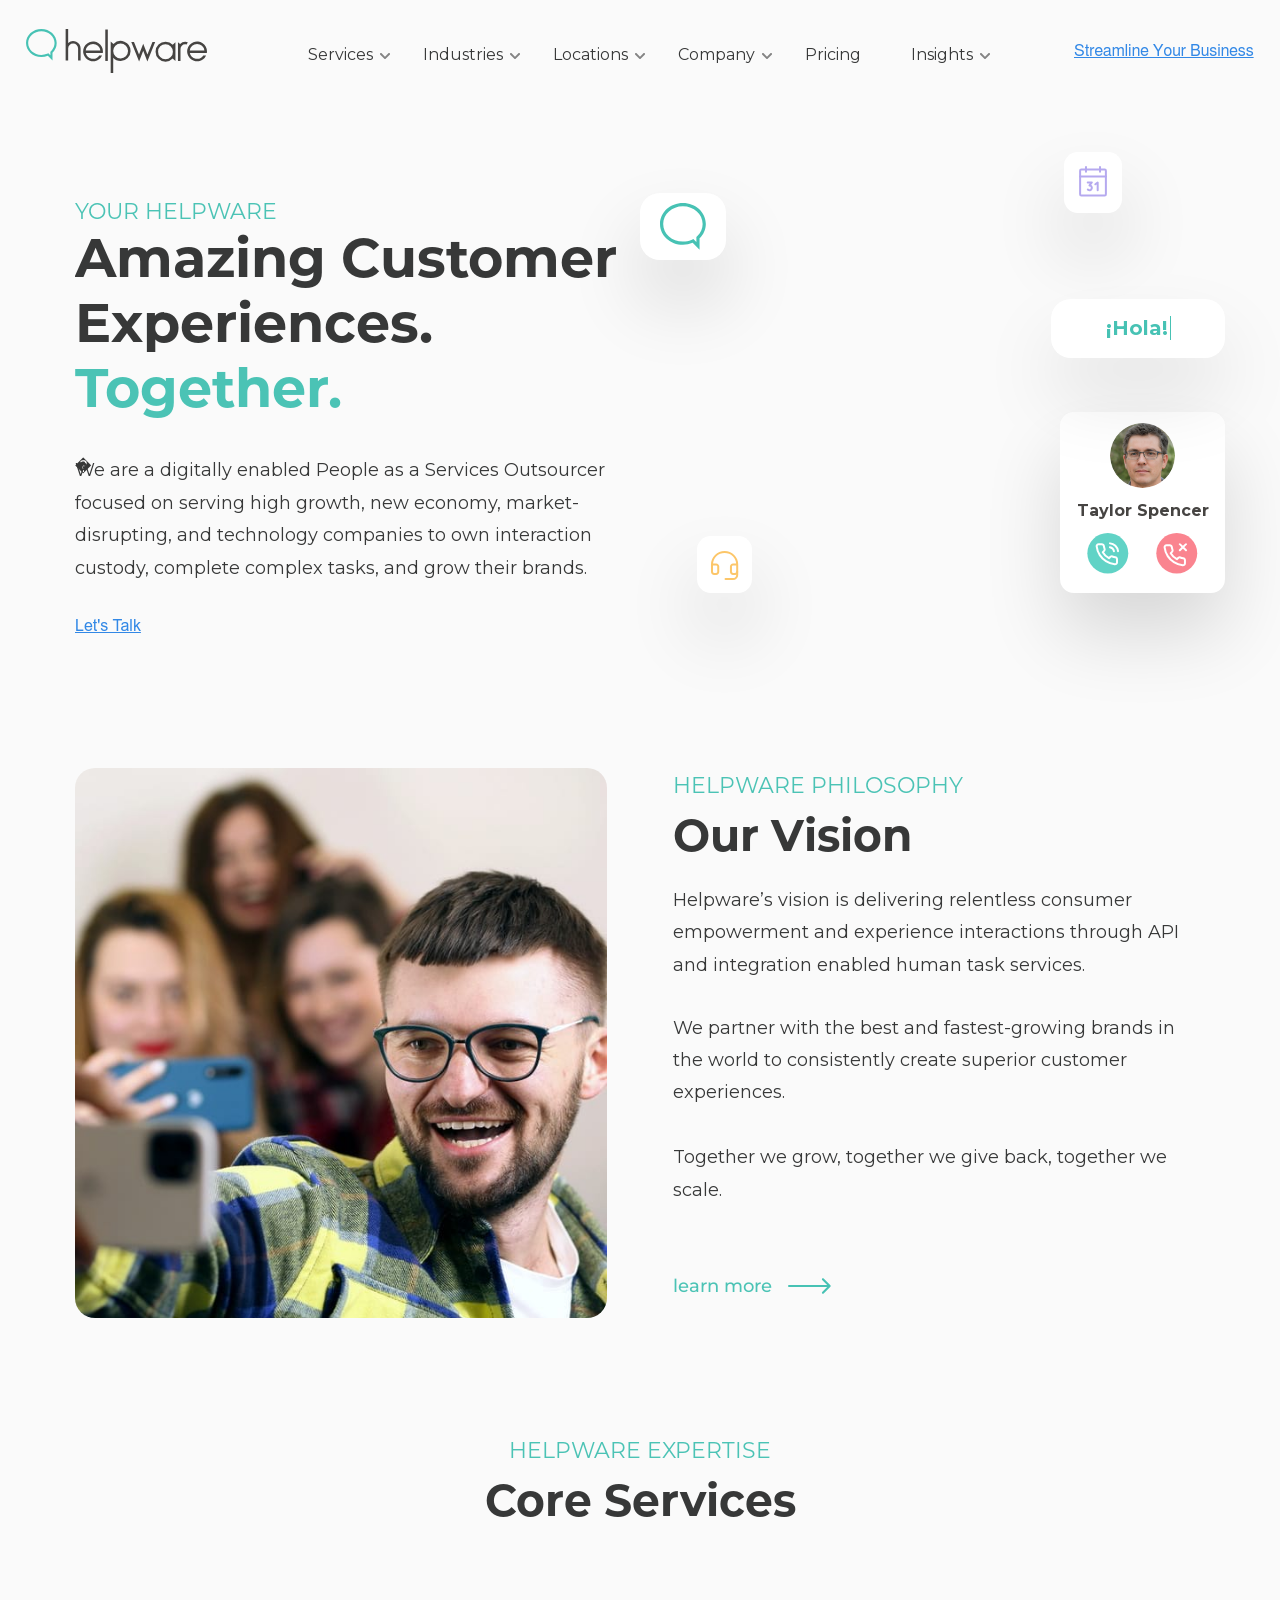
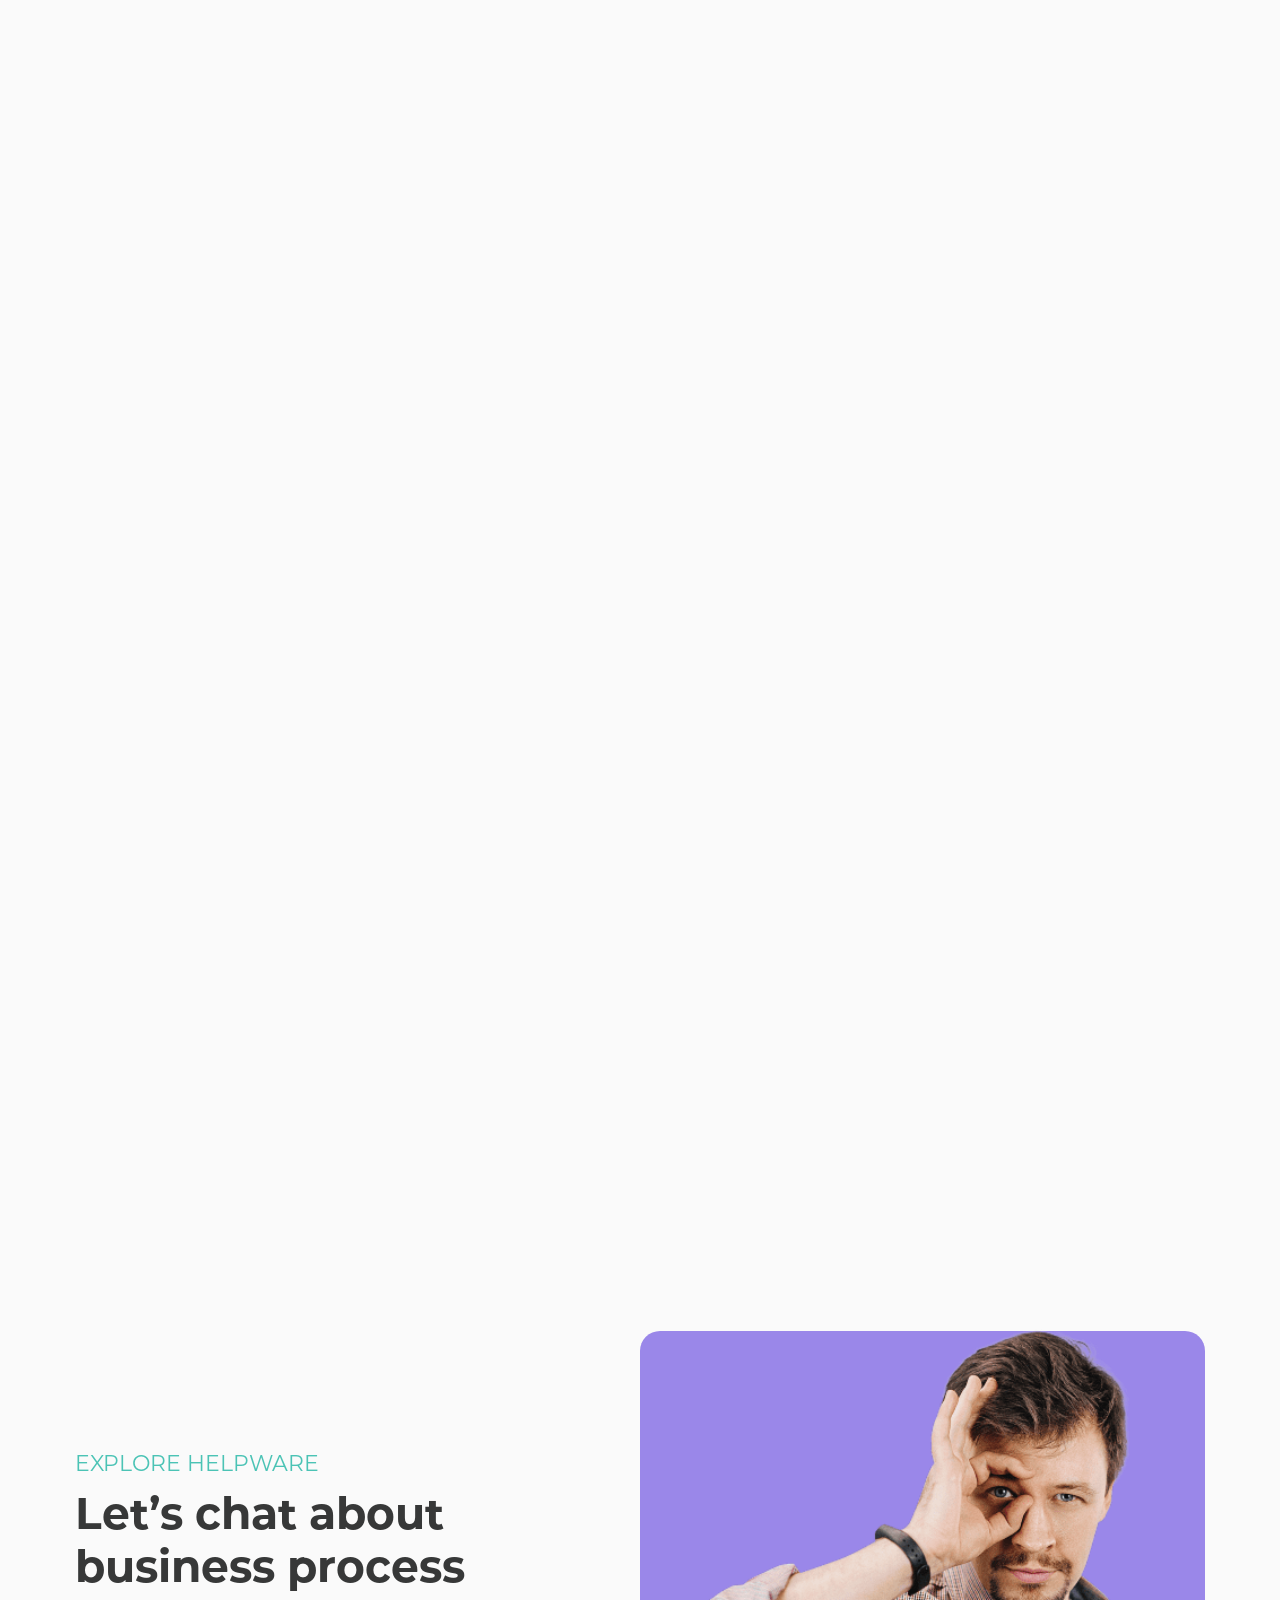
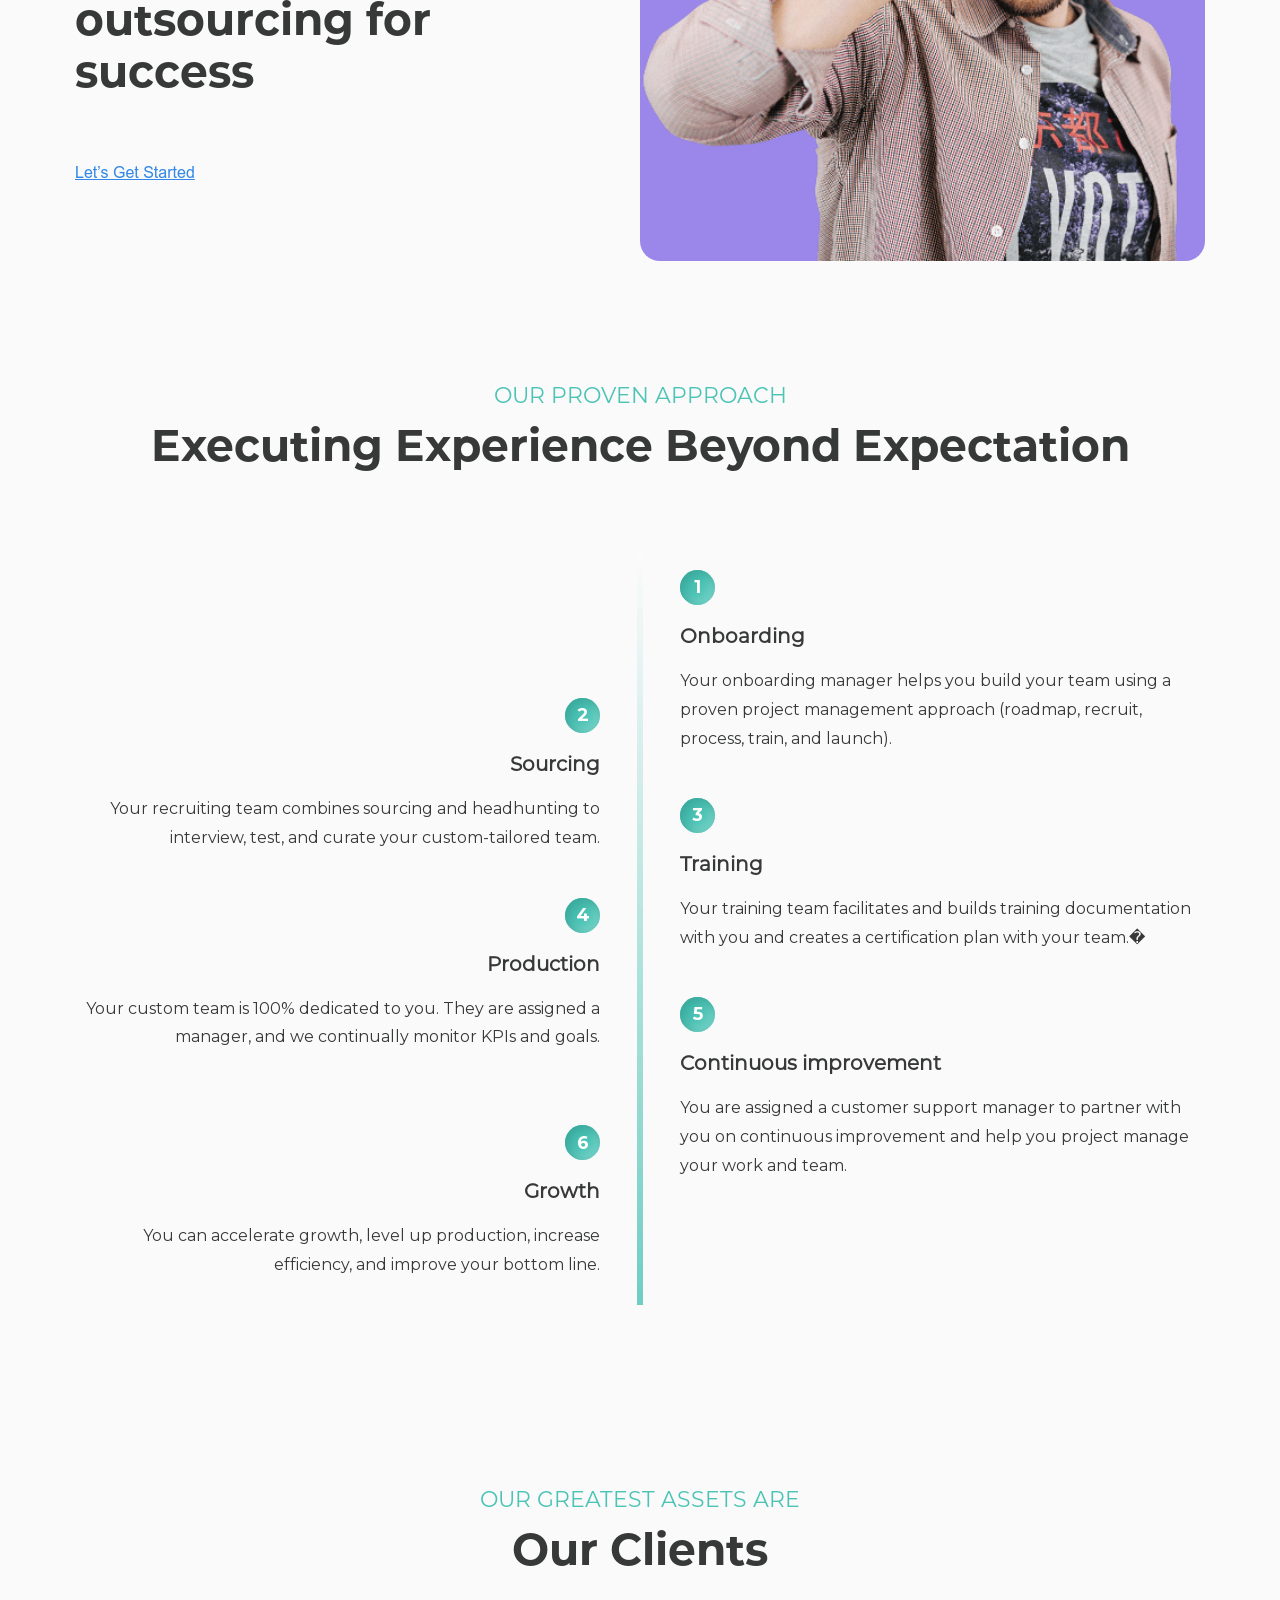
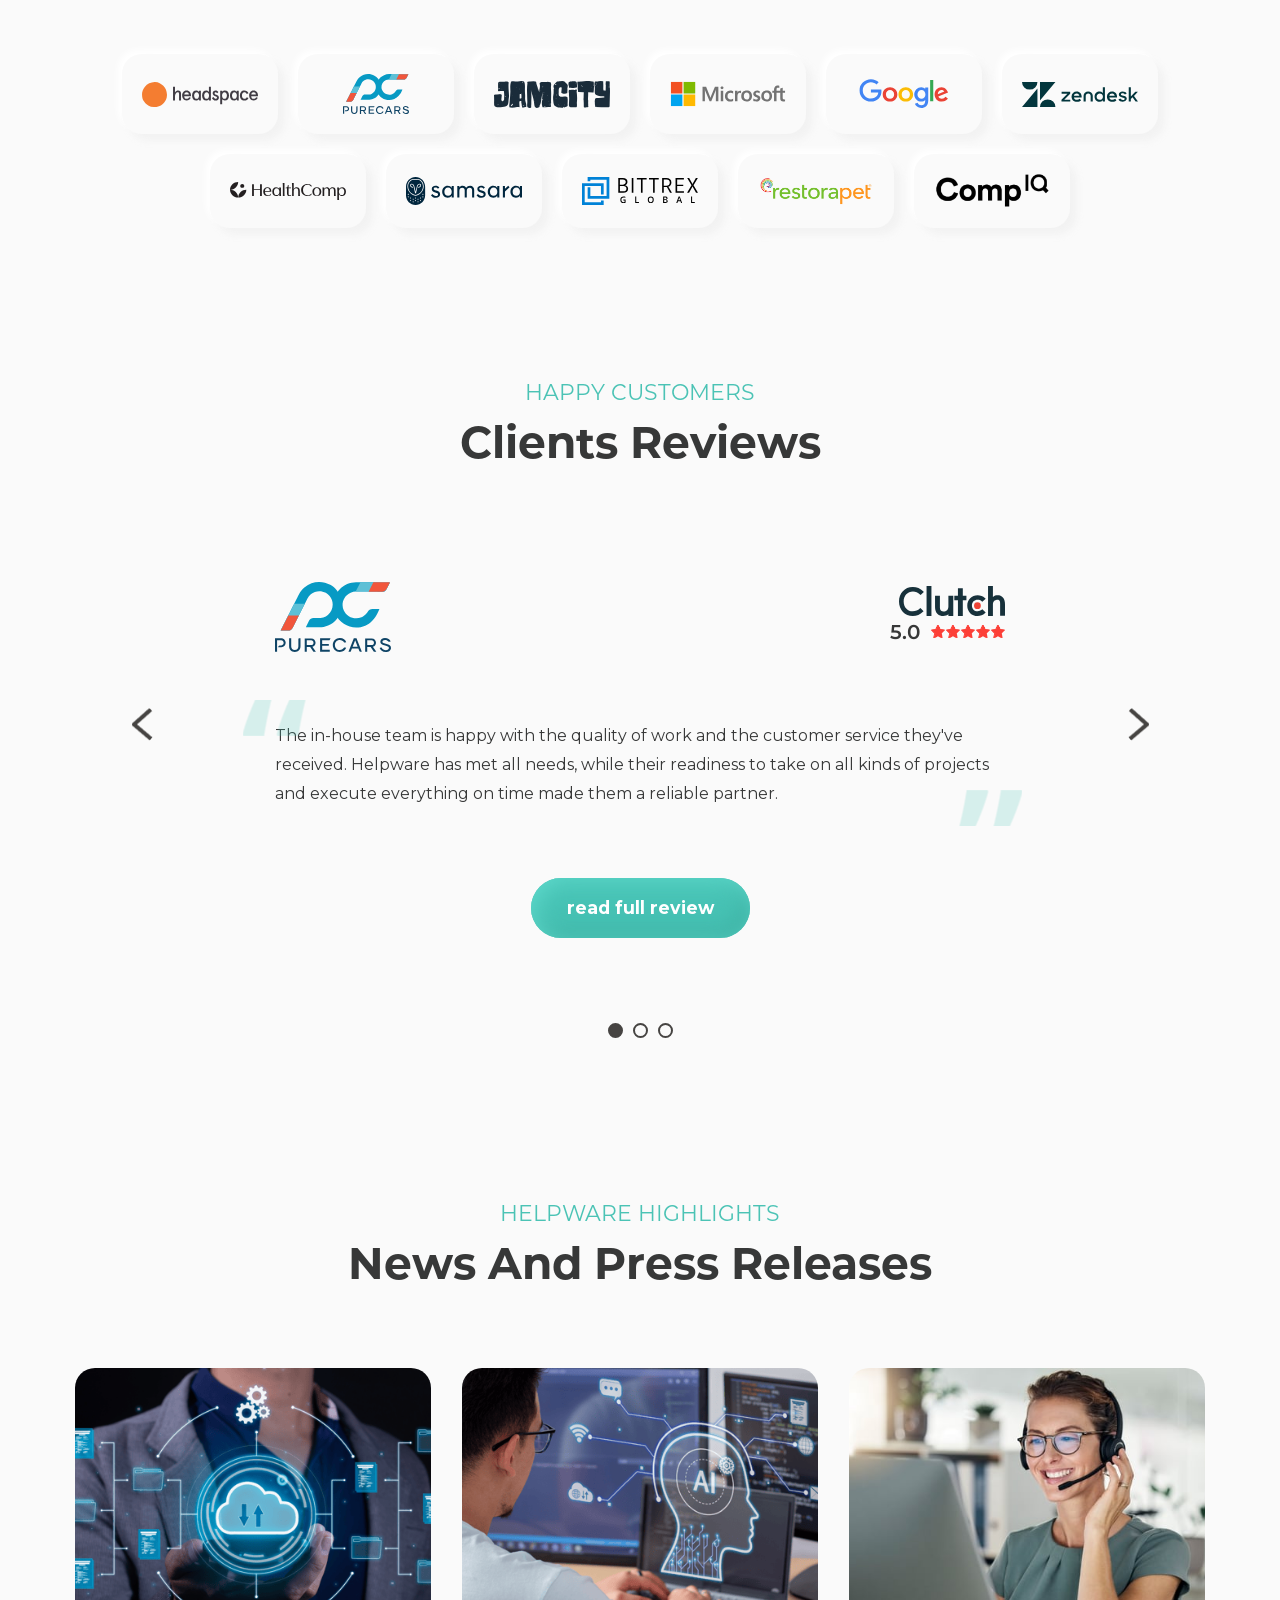
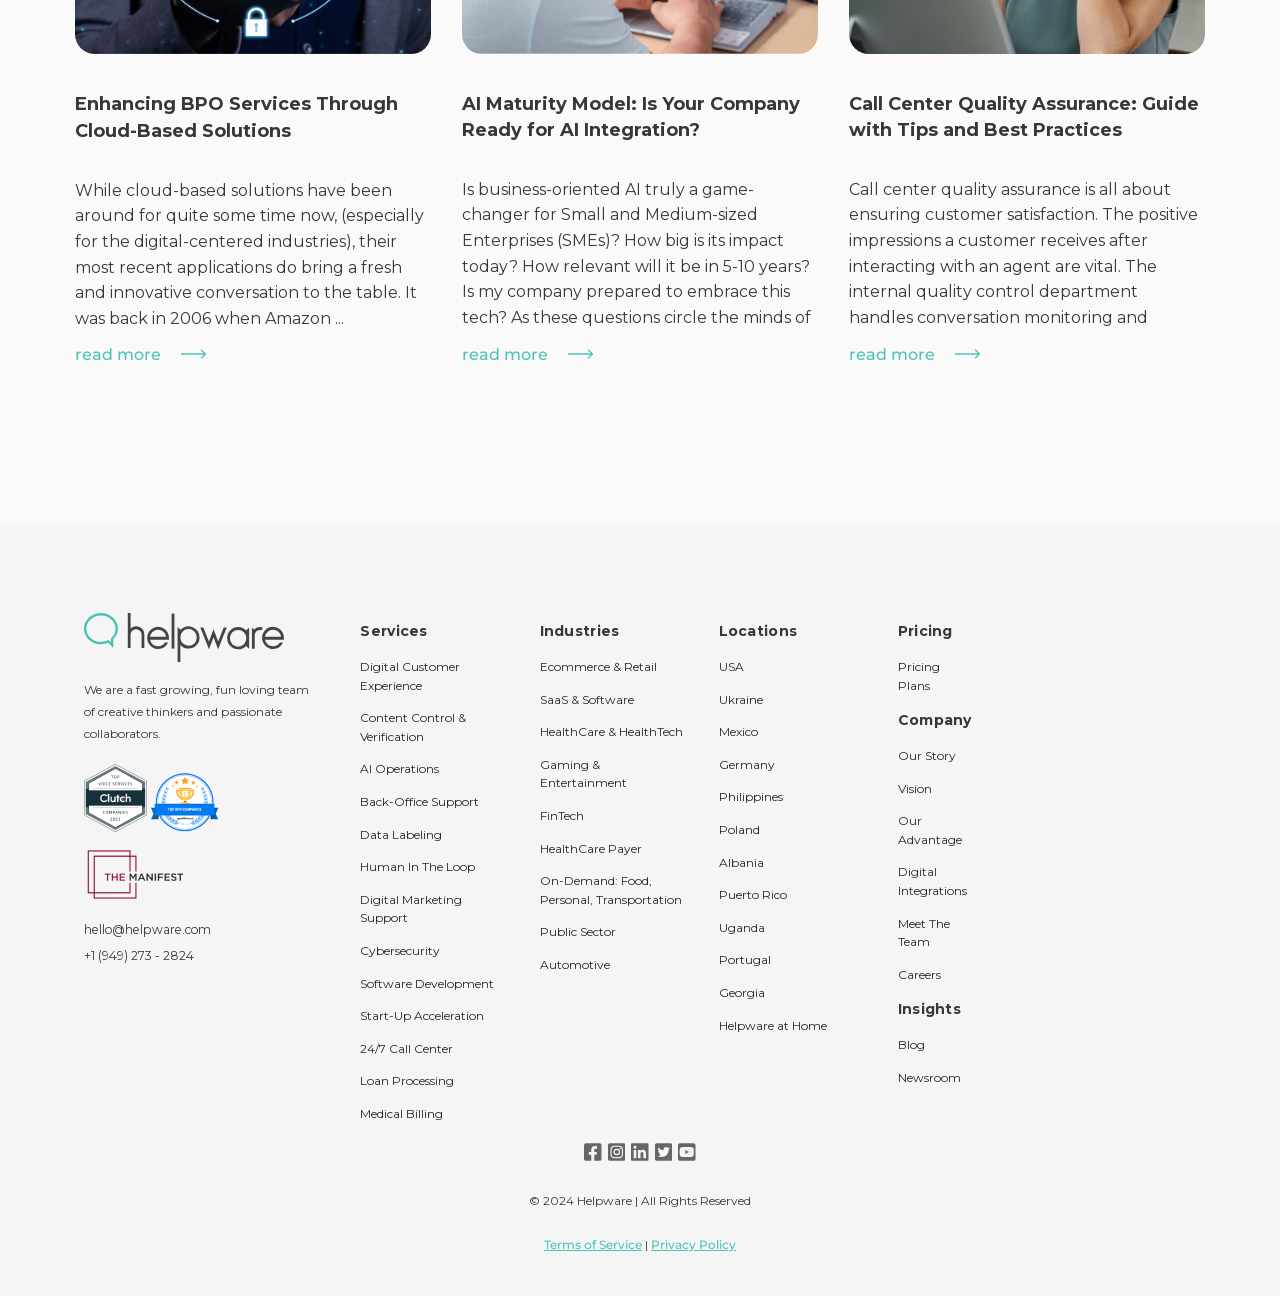
<file: www/apps/ai-bpo/index.html>
<!DOCTYPE html><html lang="en"><head>
    <meta charset="utf-8">
    <title>Take Advantage of Our Concierge-Level BPO Services | Helpware</title>
    <link rel="shortcut icon" href="images/cropped-Helpware_Logo-32x32.png">
    <meta name="description" content="Helpware’s outsourced digital customer service connects you to your customers where they are. We offer BPO that drives brand loyalty including Call Center, Answering Service, Chat, Technical, and Email support. 

">
    
    
    
    
    
    
   
    
    <link rel="stylesheet" href="css/font-awesome.min.css">
    
    
    <meta name="viewport" content="width=device-width, initial-scale=1">

    <script src="js/jquery-1.7.1.js"></script>
<script>hsjQuery = window['jQuery'];</script>
    <meta property="og:description" content="Helpware’s outsourced digital customer service connects you to your customers where they are. We offer BPO that drives brand loyalty including Call Center, Answering Service, Chat, Technical, and Email support. 

">
    <meta property="og:title" content="Take Advantage of Our Concierge-Level BPO Services | Helpware">
    <meta name="twitter:description" content="Helpware’s outsourced digital customer service connects you to your customers where they are. We offer BPO that drives brand loyalty including Call Center, Answering Service, Chat, Technical, and Email support. 

">
    <meta name="twitter:title" content="Take Advantage of Our Concierge-Level BPO Services | Helpware">

    

    
    <style>
a.cta_button{-moz-box-sizing:content-box !important;-webkit-box-sizing:content-box !important;box-sizing:content-box !important;vertical-align:middle}.hs-breadcrumb-menu{list-style-type:none;margin:0px 0px 0px 0px;padding:0px 0px 0px 0px}.hs-breadcrumb-menu-item{float:left;padding:10px 0px 10px 10px}.hs-breadcrumb-menu-divider:before{content:'›';padding-left:10px}.hs-featured-image-link{border:0}.hs-featured-image{float:right;margin:0 0 20px 20px;max-width:50%}@media (max-width: 568px){.hs-featured-image{float:none;margin:0;width:100%;max-width:100%}}.hs-screen-reader-text{clip:rect(1px, 1px, 1px, 1px);height:1px;overflow:hidden;position:absolute !important;width:1px}
</style>

<link rel="stylesheet" href="css/main.css">
<link rel="stylesheet" href="css/theme-overrides.css">
<link rel="stylesheet" href="css/stylesheet.css">
<link rel="stylesheet" href="css/aos.min.css">
<link rel="stylesheet" href="css/module_51069081983_Custom_Menu.min.css">
<link rel="stylesheet" href="css/module_54357321125_home5-banner.min.css">
<link rel="stylesheet" href="css/module_54358347692_Our_Vision_Module.min.css">
<link rel="stylesheet" href="css/module_84768945516_global_services_-_no_description.min.css">
<link rel="stylesheet" href="css/module_54361540721_Grow_Your_Business.min.css">
<link rel="stylesheet" href="css/module_50691978051_Our_Clients.min.css">
<link rel="stylesheet" href="css/module_56143074153_New_Testimonials_Module.min.css">
<style>
  @font-face {
    font-family: "Montserrat";
    font-weight: 400;
    font-style: normal;
    font-display: swap;
    src: url("fonts/regular.woff2") format("woff2"), url("fonts/regular.woff") format("woff");
  }
  @font-face {
    font-family: "Montserrat";
    font-weight: 700;
    font-style: normal;
    font-display: swap;
    src: url("fonts/700.woff2") format("woff2"), url("fonts/700.woff") format("woff");
  }
</style>

<!-- Editor Styles -->
<style id="hs_editor_style" type="text/css">
/* HubSpot Non-stacked Media Query Styles */
@media (min-width:768px) {
  .header-top-row-0-vertical-alignment > .row-fluid {
    display: -ms-flexbox !important;
    -ms-flex-direction: row;
    display: flex !important;
    flex-direction: row;
  }
  .cell_1626680687988-vertical-alignment {
    display: -ms-flexbox !important;
    -ms-flex-direction: column !important;
    -ms-flex-pack: center !important;
    display: flex !important;
    flex-direction: column !important;
    justify-content: center !important;
  }
  .cell_1626680687988-vertical-alignment > div {
    flex-shrink: 0 !important;
  }
  .cell_1626327609977-vertical-alignment {
    display: -ms-flexbox !important;
    -ms-flex-direction: column !important;
    -ms-flex-pack: center !important;
    display: flex !important;
    flex-direction: column !important;
    justify-content: center !important;
  }
  .cell_1626327609977-vertical-alignment > div {
    flex-shrink: 0 !important;
  }
  .cell_1626268930081-vertical-alignment {
    display: -ms-flexbox !important;
    -ms-flex-direction: column !important;
    -ms-flex-pack: center !important;
    display: flex !important;
    flex-direction: column !important;
    justify-content: center !important;
  }
  .cell_1626268930081-vertical-alignment > div {
    flex-shrink: 0 !important;
  }
}
/* HubSpot Styles (default) */
.dnd_area-row-4-padding {
  padding-top: 0px !important;
  padding-bottom: 0px !important;
  padding-left: 0px !important;
  padding-right: 0px !important;
}
.dnd_area-row-5-padding {
  padding-top: 0px !important;
  padding-bottom: 0px !important;
  padding-left: 0px !important;
  padding-right: 0px !important;
}
.dnd_area-row-7-padding {
  padding-top: 0px !important;
  padding-bottom: 0px !important;
  padding-left: 0px !important;
  padding-right: 0px !important;
}
.cell_16305650665252-padding {
  padding-left: 0px !important;
  padding-right: 0px !important;
}
.cell_16305665125212-padding {
  padding-left: 0px !important;
  padding-right: 0px !important;
}
.cell_16305685266102-padding {
  padding-left: 0px !important;
  padding-right: 0px !important;
}
.cell_16262362701072-padding {
  padding-left: 0px !important;
  padding-right: 0px !important;
}
.cell_16261685104982-padding {
  padding-left: 0px !important;
  padding-right: 0px !important;
}
.cell_16328111242162-padding {
  padding-left: 0px !important;
  padding-right: 0px !important;
}
.cell_16261768038022-padding {
  padding-left: 0px !important;
  padding-right: 0px !important;
}
</style>
    

    
<!--  Added by GoogleAnalytics integration -->
<script>
var _hsp = window._hsp = window._hsp || [];
_hsp.push(['addPrivacyConsentListener', function(consent) { if (consent.allowed || (consent.categories && consent.categories.analytics)) {
  (function(i,s,o,g,r,a,m){i['GoogleAnalyticsObject']=r;i[r]=i[r]||function(){
  (i[r].q=i[r].q||[]).push(arguments)},i[r].l=1*new Date();a=s.createElement(o),
  m=s.getElementsByTagName(o)[0];a.async=1;a.src=g;m.parentNode.insertBefore(a,m)
})(window,document,'script','//www.google-analytics.com/analytics.js','ga');
  ga('create','UA-65727682-3','auto');
  ga('send','pageview');
}}]);
</script>

<!-- /Added by GoogleAnalytics integration -->

<!--  Added by GoogleAnalytics4 integration -->
<script>
var _hsp = window._hsp = window._hsp || [];
window.dataLayer = window.dataLayer || [];
function gtag(){dataLayer.push(arguments);}

var useGoogleConsentModeV2 = true;

if (!window._hsGoogleConsentRunOnce) {
  window._hsGoogleConsentRunOnce = true;

  gtag('consent', 'default', {
    'ad_storage': 'denied',
    'analytics_storage': 'denied',
    'ad_user_data': 'denied',
    'ad_personalization': 'denied'
  });

  if (useGoogleConsentModeV2) {
    _hsp.push(['useGoogleConsentModeV2'])
  } else {
    _hsp.push(['addPrivacyConsentListener', function(consent){
      var hasAnalyticsConsent = consent && (consent.allowed || (consent.categories && consent.categories.analytics));
      var hasAdsConsent = consent && (consent.allowed || (consent.categories && consent.categories.advertisement));

      gtag('consent', 'update', {
        'ad_storage': hasAdsConsent ? 'granted' : 'denied',
        'analytics_storage': hasAnalyticsConsent ? 'granted' : 'denied',
        'ad_user_data': hasAdsConsent ? 'granted' : 'denied',
        'ad_personalization': hasAdsConsent ? 'granted' : 'denied'
      });
    }]);
  }
}

gtag('js', new Date());
gtag('set', 'developer_id.dZTQ1Zm', true);
gtag('config', 'G-P02L9TEL2C');
</script>
<script async="" src="https://www.googletagmanager.com/gtag/js?id=G-P02L9TEL2C"></script>

<!-- /Added by GoogleAnalytics4 integration -->

<!--  Added by GoogleTagManager integration -->
<script>
var _hsp = window._hsp = window._hsp || [];
window.dataLayer = window.dataLayer || [];
function gtag(){dataLayer.push(arguments);}

var useGoogleConsentModeV2 = true;


var hsLoadGtm = function loadGtm() {
    if(window._hsGtmLoadOnce) {
      return;
    }

    if (useGoogleConsentModeV2) {

      gtag('set','developer_id.dZTQ1Zm',true);

      gtag('consent', 'default', {
      'ad_storage': 'denied',
      'analytics_storage': 'denied',
      'ad_user_data': 'denied',
      'ad_personalization': 'denied'
      });

      _hsp.push(['useGoogleConsentModeV2'])
    }

    (function(w,d,s,l,i){w[l]=w[l]||[];w[l].push({'gtm.start':
    new Date().getTime(),event:'gtm.js'});var f=d.getElementsByTagName(s)[0],
    j=d.createElement(s),dl=l!='dataLayer'?'&l='+l:'';j.async=true;j.src=
    'https://www.googletagmanager.com/gtm.js?id='+i+dl;f.parentNode.insertBefore(j,f);
    })(window,document,'script','dataLayer','GTM-N8BR326');

    window._hsGtmLoadOnce = true;
};

_hsp.push(['addPrivacyConsentListener', function(consent){
  if(consent.allowed || (consent.categories && consent.categories.analytics)){
    hsLoadGtm();
  }
}]);

</script>

<!-- /Added by GoogleTagManager integration -->

    <link rel="canonical" href="https://www.helpware.com">


<meta property="og:image" content="images/helpware-og-image-1.jpg#keepProtocol">
<meta property="og:image:width" content="1200">
<meta property="og:image:height" content="630">
<meta property="og:image:alt" content="BPO services provider">
<meta name="twitter:image" content="https://www.helpware.com/hubfs/helpware-og-image-1.jpg#keepProtocol">
<meta name="twitter:image:alt" content="BPO services provider">

<meta property="og:url" content="https://www.helpware.com">
<meta name="twitter:card" content="summary_large_image">
<meta http-equiv="content-language" content="en">





<script type="application/ld+json">
{
  "@context": "https://schema.org",
  "@type": "Corporation",
  "@id": "https://www.helpware.com/#Corporation",
  "name": "Helpware",
  "url": "https://www.helpware.com/",
  "mainEntityOfPage": "https://www.helpware.com/",
  "description": "Helpware is a global tech-enabled Business Process Outsourcing company that combines human expertise with modern technology to build innovative, digital customer experience solutions for high-growth companies in Fintech, E-commerce and Retail, Gaming and Healthcare. Helpware is a fusion of amazing people, culture, innovation, technology, and ideas all driving towards a single purpose: Revolutionary Customer Experience. We help businesses in different industries deliver exceptional digital CX across multiple channels, optimize tools, reimagine processes and transform experiences to stay ahead in an ever-changing world. A tailored team of multilingual dedicated agents is there for you 24/7 to accompany customers on their journey.",
  "logo": "https://www.helpware.com/hubfs/helpware-logo2.svg",
  "foundingDate": "2015-11-03",
  "foundingLocation": {
    "@type": "City",
    "address": {
      "@type": "PostalAddress",
      "addressLocality": "Wilmington",
      "postalCode": "19808-1674",
      "addressCountry": "United States"
    }
  },
  "address": {
    "@type": "PostalAddress",
    "streetAddress": "110 W Vine St",
    "addressLocality": "Lexington",
    "postalCode": "40507",
    "addressCountry": "United States"
  },
  "legalName": "Helpware, Inc.",
  "alternateName": ["Helpware Inc"],
  "slogan": "Amazing Customer Experiences. Together.",
  "award": [        
	"20 Admired Companies Which Everyone Should Know 2022 by Global Business Leaders",
	"No.19 of Top 100 Sustained-Growth Companies for 2022 by CLUTCH",
	"Best of Kentucky 2022 by UpCity",
	"No.1 Most Reviewed Answering Services in the World by MANIFEST, 2022",
	"No.125 on OA500 2023 by Time Doctor",
	"Best Company to Work With in 2023 by GoodFirms",
    "Achievement in International Expansion (Silver) by The Stevie Awards, 2023",
    "Fastest Growing Company of the Year - Up to 2,500 Employees (Silver) by The Stevie Awards, 2023",
    "Gold for ‘Executive of the Year’ - Dana Sides-Mahoney by International Business Awards, 2023",
    "Bronze for ‘Achievement in Customer Satisfaction’ by International Business Awards, 2023",
    "No.1 on the 2023 Inc. 5000 - Lexington by Inc. Magazine",
    "No.2 on the 2023 Inc. 5000 - Kentucky by Inc. Magazine",
    "No. 333 on the 2023 Inc. 5000 by Inc. Magazine",
    "Top Call Center 2023 by CLUTCH",
    "No.25 of Top 100 Fastest-Growing Companies for 2023 by CLUTCH",
    "Gold for ‘Company of the Year - Business or Professional Services - Large’ by International Business Awards, 2023",
    "Silver for ‘Recruiting or Talent Acquisition Professional of the Year’ - Oksana Haidaienko by The Stevie® Awards for Great Employers, 2023",
    "Silver for ‘Learning or Training Professional of the Year’ - Yuliia Khomych by The Stevie® Awards for Great Employers, 2023",
    "Silver for ‘People-focused CEO of the Year’ - Robert Nash by The Stevie® Awards for Great Employers, 2023",
    "Silver for ‘Employer of the Year - Business and Professional Services - Large’ by The Stevie® Awards for Great Employers, 2023",
    "Gold Stevie Winner for ‘Human Resources Professional of the Year’ by The Stevie® Awards for Great Employers, 2023",
    "Comparably - Best Company Compensation 2023",
    "No. 1441 on the 2022 Inc. 5000 by Inc. Magazine",
    "Top Companies for Women 2022 for MX Only by Top Companies and Expansión Magazine",
    "Top Companies of 2022 for MX Only by Top Companies and Expansión Magazine",
    "No.1 Telemarketing Company by CLUTCH, 2022",
    "No.1 Answering Services Company by CLUTCH, 2022",
    "No.1 Medical Billing Company by CLUTCH, 2022",
    "No.237 of Top 1000 Service Providers for 2021 by CLUTCH",
    "No.1 of Top BPO Companies for 2021 by CLUTCH",
    "No. 2692 on the 2021 Inc. 5000 by Inc. Magazine",
    "Best Small and Medium Workplaces by Fortune Magazine, 2021",
    "Best Workplaces For by Great Place to Work, 2021",
    "Top Companies of 2021 for MX Only by Topcompanies",
    "Best BPO Service Companies of 2021 by Digital.com",
    "Top Voice Service Providers in Answering Services, Outsourced Customer Support, and Inbound Call Centers by CLUTCH, 2021",
    "Top BPO Company in Backoffice and Medical Billing by CLUTCH, 2021",
    "No.1 of Top 40 Business Processes Outsourcing (BPO) Companies in the Philippines by The Manifest, 2021",
    "No.1 of Top 30 Business Processes Outsourcing (BPO) Companies in Ukraine by The Manifest, 2021",
    "Great Place to Work, 2020",
    "No.261 of Top 1000 Service Providers for 2020 by CLUTCH",
    "No.1 Leading Business Services Companies in Latin America by CLUTCH, 2020",
    "Top BPO Service Provider by Upfirms, 2020",
    "No.1 of Top 15 Answering Service Companies in 2020 by CLUTCH",
    "No. 1779 on the 2020 Inc. 5000 by Inc. Magazine",
    "Best BPO Services for the Year 2020 by Digital.com",
    "Top BPO Service Provider by Goodfirms, 2020",
    "Top Customer Service Provider of 2019 by CLUTCH" 
],
"sameAs": [
    "https://www.google.com/search?kgmid=/g/11rsjxcdgl",
    "https://www.wikidata.org/wiki/Q107681757",
    "https://www.linkedin.com/company/helpware",
    "https://www.facebook.com/helpware.io/",
    "https://twitter.com/helpwarecom",
    "https://www.instagram.com/helpware.io/",
    "https://www.youtube.com/c/Helpware",
    "https://www.g2.com/products/helpware/reviews",
    "https://www.facebook.com/helpware.io/",
    "https://clutch.co/profile/helpware",
    "https://www.goodfirms.co/company/helpware",
    "https://www.comparably.com/companies/helpware",
    "https://www.crunchbase.com/organization/helpware",
    "https://www.indeed.com/cmp/Helpware/reviews",
    "https://pitchbook.com/profiles/company/173922-40",
    "https://www.glassdoor.com/Overview/Working-at-Helpware-EI_IE2089241.11,19.htm",
    "https://www.tealhq.com/company/helpware",
    "https://www.zippia.com/helpware-careers-1584650/",
    "https://databox.com/partner/helpware",
    "https://www.contactcenterworld.com/company/helpware.aspx",
    "https://jobs.dou.ua/companies/helpware/",
    "https://upcity.com/profiles/helpware-io",
    "https://www.trustpilot.com/review/helpware.com",
    "https://99firms.com/helpware/",
    "https://www.capterra.com/services/sp/8220/helpware/",
    "https://www.trustradius.com/products/helpware/reviews",
    "https://sourceforge.net/software/product/Helpware/",
    "https://www.owler.com/company/helpware",
    "https://upfirms.com/company/us/helpware/",
    "https://slashdot.org/software/p/Helpware/",
    "https://www.employbl.com/companies/Helpware-IO",
    "https://www.gartner.com/reviews/market/customer-service-bpo/vendor/helpware",
    "https://www.techimply.com/profile/helpware",
    "https://www.myshortlister.com/helpware/vendor-reviews",
    "https://www.designrush.com/agency/profile/helpware",
    "https://ecosystem.hubspot.com/marketplace/solutions/helpware",
    "https://www.outsourceaccelerator.com/company/helpware/",
    "https://www.thebponetwork.com/kentucky/lexington/the-bpo-network-directory/helpware"
],
"subjectOf": [
        {
            "@type": "WebPage",
            "name": "Helpware | 2021 Best Small & Medium Companies | Fortune",
            "url": "https://fortune.com/ranking/best-small-workplaces/2021/helpware/"
        },
        {
            "@type": "WebPage",
            "name": "Helpware is a 2023 Inc. 5000 honoree",
            "url": "https://www.inc.com/profile/helpware"
        },
        {
            "@type": "WebPage",
            "name": "Helpware - Org Chart, Teams, Culture & Jobs | The Org",
            "url": "https://theorg.com/org/helpware"
        },
        {
            "@type": "WebPage",
            "name": "Helpware Inc. | Virginia Employment Commission",
            "url": "https://www.vec.virginia.gov/node/15618"
        },
        {
            "@type": "WebPage",
            "name": "Helpware Inc. :: Kentucky (US) :: OpenCorporates",
            "url": "https://opencorporates.com/companies/us_ky/1084097"
        },
        {
            "@type": "WebPage",
            "name": "Helpware - Products, Competitors, Financials, Employees, Headquarters Locations",
            "url": "https://www.cbinsights.com/company/helpware"
        },
        {
            "@type": "WebPage",
            "name": "Helpware - Outsource 2 EU",
            "url": "https://outsource2eu.com/company/helpware/"
        },
        {
            "@type": "WebPage",
            "name": "Helpware - Remote Work From Home Jobs & Careers | FlexJobs",
            "url": "https://www.flexjobs.com/remote-jobs/company/helpware"
        },
        {
            "@type": "WebPage",
            "name": "helpware - Market Share, Competitor Insights in Customer Support Services",
            "url": "https://6sense.com/tech/customer-support/helpware-market-share"
        },
        {
            "@type": "WebPage",
            "name": "Helpware Management Team | Org Chart",
            "url": "https://rocketreach.co/helpware-management_b5b5e462f696f366"
        },
        {
            "@type": "WebPage",
            "name": "Helpware information - Employees, Contact info",
            "url": "https://kendoemailapp.com/company/company/7601584"
        },
        {
            "@type": "WebPage",
            "name": "Helpware -  Email Address & Phone Number - Lusha",
            "url": "https://www.lusha.com/business/8c6a52ec37488e29/"
        },
        {
            "@type": "WebPage",
            "name": "Helpware - Email & Phone of top management contacts",
            "url": "https://www.easyleadz.com/company/helpware"
        },
        {
            "@type": "WebPage",
            "name": "Helpware Careers | Levels.fyi",
            "url": "https://www.levels.fyi/companies/helpware"
        },
        {
            "@type": "WebPage",
            "name": "Helpware: Software & Internet - Overview",
            "url": "https://www.adapt.io/company/helpware"
        },
        {
            "@type": "WebPage",
            "name": "Helpware: Revenue, Competitors, Alternatives",
            "url": "https://growjo.com/company/Helpware"
        },
        {
            "@type": "WebPage",
            "name": "Helpware, Inc. Company Profile | San Francisco, CA | Competitors, Financials & Contacts - Dun & Bradstreet",
            "url": "https://www.dnb.com/business-directory/company-profiles.helpware_inc.2858d7ed4e9e8e6026c1e3c5c84200a7.html"
        },
        {
            "@type": "WebPage",
            "name": "Helpware - Overview, News & Competitors | ZoomInfo.com",
            "url": "https://www.zoominfo.com/c/helpware-inc/409667346"
        },
        {
            "@type": "WebPage",
            "name": "Helpware, Inc. in San Francisco, CA - (949) 273-2824",
            "url": "https://www.buzzfile.com/business/Helpware,-Inc.-949-273-2824"
        },
        {
            "@type": "WebPage",
            "name": "Helpware Company Profile - Office Locations, Competitors, Revenue, Financials, Employees, Key People, Subsidiaries | Craft.co",
            "url": "https://craft.co/helpware"
        },
        {
            "@type": "WebPage",
            "name": "Helpware - Email Format & Email Checker | NeverBounce",
            "url": "https://www.neverbounce.com/company/helpware/409667346"
        },
        {
            "@type": "WebPage",
            "name": "Helpware - Overview, Competitors, And Employees | Ampliz.com",
            "url": "https://www.ampliz.com/company/helpware/92080463"
        },
        {
            "@type": "WebPage",
            "name": "Helpware Company Profile | Management and Employees List",
            "url": "https://www.datanyze.com/companies/helpware/409667346"
        },
        {
            "@type": "WebPage",
            "name": "Helpware company overview, insights, and reviews | Lensa",
            "url": "https://lensa.com/helpware/jobs/c/a9fda2af26eee050ccd9e106e76778000906fd66"
        },
        {
            "@type": "Article",
            "name": "Helpware Establishes Mercer County, Kentucky, Operations Center - Area Development",
            "url": "https://www.areadevelopment.com/newsitems/11-15-2021/helpware-mercer-county-kentucky.shtml"
        },
        {
            "@type": "Article",
            "name": "GoodFirms Features the Reliable List of BPO Companies for Various Industries - 2022 | Markets Insider",
            "url": "https://markets.businessinsider.com/news/stocks/goodfirms-features-the-reliable-list-of-bpo-companies-for-various-industries-2022-1031162745"
        },
        {
            "@type": "Article",
            "name": "Eir Partners Announces Acquisition of Helpware | MarTech Cube",
            "url": "https://www.martechcube.com/eir-partners-announces-acquisition-of-helpware/"
        },
        {
            "@type": "Article",
            "name": "Eir Partners recaps digital customer experience firm Helpware | PE Hub",
            "url": "https://www.pehub.com/eir-partners-recaps-digital-customer-experience-firm-helpware/"
        },
        {
            "@type": "Article",
            "name": "Business Process Outsourcing (BPO) Market Estimated to Record an Impressive CAGR of 8.1% by 2030 | Markets Insider",
            "url": "https://markets.businessinsider.com/news/stocks/business-process-outsourcing-bpo-market-estimated-to-record-an-impressive-cagr-of-8-1-by-2030-1032334328"
        },
        {
            "@type": "Article",
            "name": "Eir Partners Announces Acquisition of Helpware, a Global",
            "url": "https://martechseries.com/sales-marketing/customer-experience-management/eir-partners-announces-acquisition-of-helpware-a-global-b2b-digital-engagement-experience-and-support-platform/"
        },
        {
            "@type": "Article",
            "name": "Eir Partners Announces Acquisition of Helpware, a Global B2B Digital Engagement, Experience and Support Platform",
            "url": "https://www.wdbj7.com/prnewswire/2022/09/20/eir-partners-announces-acquisition-helpware-global-b2b-digital-engagement-experience-support-platform/?outputType=amp"
        },
        {
            "@type": "Article",
            "name": "6 Best Technical Support Outsourcing Services - Local 8 Now",
            "url": "https://www.local8now.com/technical-support-outsourcing-services/"
        },
        {
            "@type": "Article",
            "name": "Helpware Inc. Archives \u2013 DELCO.Today",
            "url": "https://delco.today/tag/helpware-inc/"
        },
        {
            "@type": "Article",
            "name": "Case Study - Helpware: Strengthening Culture with Hirebook",
            "url": "https://www.hirebook.com/blog/case-study-helpware-strengthening-culture-with-hirebook"
        },
        {
            "@type": "Article",
            "name": "Eir Partners Announces Acquisition of Helpware, a Global B2B Digital Engagement, Experience and Support Platform",
            "url": "https://www.prnewswire.com/news-releases/eir-partners-announces-acquisition-of-helpware-a-global-b2b-digital-engagement-experience-and-support-platform-301626995.html"
        },
        {
            "@type": "Article",
            "name": "Helpware to Add 300 Jobs Across Two Kentucky Locations | Kentucky Cabinet for Economic Development",
            "url": "https://ced.ky.gov/Newsroom/NewsPage/20211109_Helpware_t"
        },
        {
            "@type": "Article",
            "name": "BPO Leader Helpware Clinches 8 Stevie Awards in 2023 - MarketWatch",
            "url": "https://www.marketwatch.com/press-release/bpo-leader-helpware-clinches-8-stevie-awards-in-2023-65eaa142"
        },
        {
            "@type": "Article",
            "name": "Business Process Outsourcing Market worth $322.06 billion",
            "url": "https://www.openpr.com/news/3278121/business-process-outsourcing-market-worth-322-06-billion"
        },
        {
            "@type": "Article",
            "name": "Helpware to add 300 jobs across two Kentucky locations - Lane Report | Kentucky Business & Economic News",
            "url": "https://www.lanereport.com/149208/2021/11/helpware-to-add-300-jobs-across-two-kentucky-locations/"
        },
        {
            "@type": "Article",
            "name": "Helpware Review - Helpware Virtual Staff Ratings and Reviews",
            "url": "https://www.virtualassistantassistant.com/helpware/"
        },
        {
            "@type": "Article",
            "name": "2031, On-Demand Staffing Service Market Size 2024 Is Booming Worldwide With Huge Revenue Scope In Future",
            "url": "https://www.digitaljournal.com/pr/news/prwirecenter/2031-on-demand-staffing-service-market-size-2024-is-booming-worldwide-with-huge-revenue-scope-in-future"
        },
        {
            "@type": "Article",
            "name": "2031, Outsourcing Market Size 2024 Is Booming Worldwide With Huge Revenue Scope In Future",
            "url": "https://www.digitaljournal.com/pr/news/prwirecenter/2031-outsourcing-market-size-2024-is-booming-worldwide-with-huge-revenue-scope-in-future"
        },
        {
            "@type": "Article",
            "name": "Leading BPO Firm Helpware Expands to Uganda | ChimpReports",
            "url": "https://chimpreports.com/leading-bpo-firm-helpware-expands-to-uganda/"
        },
        {
            "@type": "Article",
            "name": "UPshow's Eric Olson Talks With Helpware About The UPshow Process",
            "url": "https://www.upshow.tv/company/news-press/upshows-eric-olson-talks-with-helpware-about-the-upshow-process"
        },
        {
            "@type": "Article",
            "name": "Helpware Review: Uncovering Customer Support Excellence",
            "url": "https://outsourcecustomersupport.com/helpware-review/"
        },
        {
            "@type": "Article",
            "name": "Helpware announces jobs opportunities for Ugandans",
            "url": "https://www.ugstandard.com/american-tech-company-helpware-expands-into-uganda-announces-jobs-opportunities-for-ugandans/"
        },
        {
            "@type": "Article",
            "name": "In Focus: Helpware - Delivering Revolutionary Customer Experiences",
            "url": "https://www.thebponetwork.com/blog/in-focus-helpware-delivering-revolutionary-customer-experiences"
        },
        {
            "@type": "Article",
            "name": "Eir Partners Purchases Helpware",
            "url": "https://www.themiddlemarket.com/latest-news/eir-partners-purchases-helpware"
        }
    ],
  "areaServed": "https://en.wikipedia.org/wiki/Earth",
  "knowsLanguage": ["EN-US", "ES", "IT", "DE", "FR", "UK", "PT"],
  "telephone": "+1 (949) 273-2824",
  "brand": {
    "@id": "https://www.helpware.com/#Corporation",
    "disambiguatingDescription": "Helpware: BPO Company. The legal name for Helpware is Helpware, Inc. Helpware was founded on 3 Nov 2015 in Wilmington, United States."
  },
  "contactPoint": {
    "@type": "ContactPoint",
    "potentialAction": {
        "@type": "WriteAction",
        "name": "Write to Helpware",
        "actionStatus": "ActiveActionStatus",
        "@id": "https://www.helpware.com/contact-us#WriteAction"
    },
    "email": "hello@helpware.com",
    "name": "Contact Helpware",
    "contactType": ["Sales", "Human Resources", "Customer Service"],
    "areaServed": "Worldwide",
    "availableLanguage": ["EN-US", "ES", "IT", "DE", "FR", "uk-UA"],
    "telephone": "+1 (949) 273 - 2824",
    "description": "Contact email and phone for Helpware",
    "@id": "https://www.helpware.com/contact-us#ContactPoint"
}
}
</script>
  <meta name="generator" content="HubSpot"></head>
  <body>
<!--  Added by GoogleTagManager integration -->
<noscript><iframe src="https://www.googletagmanager.com/ns.html?id=GTM-N8BR326" height="0" width="0" style="display:none;visibility:hidden"></iframe></noscript>

<!-- /Added by GoogleTagManager integration -->

    <div class="body-wrapper   hs-content-id-84758547887 hs-site-page page ">
      
        <div data-global-resource-path="Helpware_2021/templates/partials/header.html">


<!-- <div style="display: none; background-color: #4bc3b5; text-align: center; color: #fff"><a href="/services/data-annotation-service" style="color: #fff; text-decoration: none; font-weight: bold">Tasware is now live 🎉</a></div>
    <div style="display: none;" class="promo_top_banner">
      <img src="https://3358429.fs1.hubspotusercontent-na1.net/hubfs/3358429/ukrainebanner.svg" alt="image">
      <strong>Join the Movement, Grab Our Unique Offer and Support Ukraine Today!</strong>
      <a href="/stand-for-ukraine">Learn More</a>
    </div>  -->
<header class="header">


  
  <div class="container-fluid content-wrapper">
<div class="row-fluid-wrapper">
<div class="row-fluid">
<div class="span12 widget-span widget-type-cell " style="" data-widget-type="cell" data-x="0" data-w="12">

<div class="row-fluid-wrapper row-depth-1 row-number-1 dnd-section header-top-row-0-vertical-alignment">
<div class="row-fluid ">
<div class="span2 widget-span widget-type-cell cell_1626268930081-vertical-alignment dnd-column" style="" data-widget-type="cell" data-x="0" data-w="2">

<div class="row-fluid-wrapper row-depth-1 row-number-2 dnd-row">
<div class="row-fluid ">
<div class="span12 widget-span widget-type-custom_widget dnd-module" style="" data-widget-type="custom_widget" data-x="0" data-w="12">
<div id="hs_cos_wrapper_widget_1626268896464" class="hs_cos_wrapper hs_cos_wrapper_widget hs_cos_wrapper_type_module widget-type-logo" style="" data-hs-cos-general-type="widget" data-hs-cos-type="module">
  





  <span id="hs_cos_wrapper_widget_1626268896464_hs_logo_widget" class="hs_cos_wrapper hs_cos_wrapper_widget hs_cos_wrapper_type_logo" style="" data-hs-cos-general-type="widget" data-hs-cos-type="logo"><a href="/" id="hs-link-widget_1626268896464_hs_logo_widget" style="border-width:0px;border:0px;"><img src="images/helpware-logo2.svg" class="hs-image-widget " height="400" style="height: auto;width:400px;border-width:0px;border:0px;" width="400" alt="helpware-logo" title="helpware-logo"></a></span>
</div>

</div><!--end widget-span -->
</div><!--end row-->
</div><!--end row-wrapper -->

</div><!--end widget-span -->
<div class="span9 widget-span widget-type-cell cell_1626327609977-vertical-alignment dnd-column" style="" data-widget-type="cell" data-x="2" data-w="9">

<div class="row-fluid-wrapper row-depth-1 row-number-3 dnd-row">
<div class="row-fluid ">
<div class="span12 widget-span widget-type-custom_widget dnd-module" style="" data-widget-type="custom_widget" data-x="0" data-w="12">
<div id="hs_cos_wrapper_widget_1626672564080" class="hs_cos_wrapper hs_cos_wrapper_widget hs_cos_wrapper_type_module" style="" data-hs-cos-general-type="widget" data-hs-cos-type="module"><div class="header-custom-menu">
  <div class="header--toggle header__navigation--toggle"><span></span><span></span><span></span><span></span><span></span><span></span></div>
  <div class="header__navigation header--element">
    <nav aria-label="Main menu" class="navigation-primary">
      <ul class="submenu level-1">
        
        <li class="has-submenu menu-item hs-skip-lang-url-rewrite menu-icon-structure">
          
            <div class="menu-link without-link">Services  
              <label class="menu-arrow">
                <span class="menu-arrow-bg"><svg aria-hidden="true" focusable="false" data-prefix="fas" data-icon="chevron-down" class="svg-inline--fa fa-chevron-down fa-w-14" role="img" xmlns="http://www.w3.org/2000/svg" viewBox="0 0 448 512"><path fill="currentColor" d="M207.029 381.476L12.686 187.132c-9.373-9.373-9.373-24.569 0-33.941l22.667-22.667c9.357-9.357 24.522-9.375 33.901-.04L224 284.505l154.745-154.021c9.379-9.335 24.544-9.317 33.901.04l22.667 22.667c9.373 9.373 9.373 24.569 0 33.941L240.971 381.476c-9.373 9.372-24.569 9.372-33.942 0z"></path></svg></span>
              </label>
            </div>
          

          
          
          
          <ul class="submenu level-2" style="display:none;">
            
            
            <li class="no-submenu menu-item hs-skip-lang-url-rewrite">
              
              
            
              
            
              
            
              
            
              
            
              
            
              
            
              
            
              
              
              
              <div class="submenu-right-sec">
                
                
                  
                  
                  
                  
                  
                  <a class="menu-link submenu-link" href="https://www.helpware.com/services/digital-customer-experience">
                    
                    <div class="submenu-icon">
                      
                      
                      
                      
                      
                      <img src="images/Digital-Customer-Experience.svg" alt="Digital-Customer-Experience" loading="lazy" style="max-width: 100%; height: auto;">
                    </div>
                    
                    <div class="submenu-text">
                      <span>Digital Customer Experience</span>
                      <p>Customize the right team with the right skills for all channels enhancing your customer experiences</p>
                    </div>
                  </a>
                  
                
            
              
                
                  
                  
                  
                  
                  
                  <a class="menu-link submenu-link" href="https://www.helpware.com/services/content-control-and-verification">
                    
                    <div class="submenu-icon">
                      
                      
                      
                      
                      
                      <img src="images/Content-Control-and-Verification.svg" alt="Content-Control-and-Verification" loading="lazy" style="max-width: 100%; height: auto;">
                    </div>
                    
                    <div class="submenu-text">
                      <span>Content Control &amp; Verification</span>
                      <p>Expand your content control and verification team enabling a safe environment and  trusted brand</p>
                    </div>
                  </a>
                  
                
            
              
                
                  
                  
                  
                  
                  
                  <a class="menu-link submenu-link" href="https://www.helpware.com/services/ai-operations">
                    
                    <div class="submenu-icon">
                      
                      
                      
                      
                      
                      <img src="images/AI-Operations.svg" alt="AI-Operations" loading="lazy" style="max-width: 100%; height: auto;">
                    </div>
                    
                    <div class="submenu-text">
                      <span>AI Operations</span>
                      <p>Interject intelligent humans to remove AI barriers, automate,  personalize, and enhance your data</p>
                    </div>
                  </a>
                  
                
            
              
                
                  
                  
                  
                  
                  
                  <a class="menu-link submenu-link" href="https://www.helpware.com/services/back-office-support">
                    
                    <div class="submenu-icon">
                      
                      
                      
                      
                      
                      <img src="images/Back-Office.svg" alt="Back-Office Support" loading="lazy" style="max-width: 100%; height: auto;">
                    </div>
                    
                    <div class="submenu-text">
                      <span>Back-office Support</span>
                      <p>Extend your team with culturally aligned, global teams who support any business function you need</p>
                    </div>
                  </a>
                  
                
            
              
                
                  
                  
                  
                  
                  
                  <a class="menu-link submenu-link" href="https://www.helpware.com/services/data-labeling-service/">
                    
                    <div class="submenu-icon">
                      
                      
                      
                      
                      
                      <img src="images/taskware-logo-icon.svg" alt="taskware-logo-icon" loading="lazy" style="max-width: 100%; height: auto;">
                    </div>
                    
                    <div class="submenu-text">
                      <span>Data Labeling</span>
                      <p>Enhance your AI models with our precise, expert image and video annotation solutions</p>
                    </div>
                  </a>
                  
                
            
              
                
                  
                  
                  
                  
                  
                  <a class="menu-link submenu-link" href="https://www.helpware.com/services/human-in-the-loop">
                    
                    <div class="submenu-icon">
                      
                      
                      
                      
                      
                      <img src="images/Human-in-the-Loop-logo.svg" alt="Human-in-the-Loop-logo" loading="lazy" style="max-width: 100%; height: auto;">
                    </div>
                    
                    <div class="submenu-text">
                      <span>Human in the loop (HITL) </span>
                      <p>Transform critical human connections in your loop of technology, communication, and service tasks</p>
                    </div>
                  </a>
                  
                
            
              
                
                  
                  
                  
                  
                  
                  <a class="menu-link submenu-link" href="https://www.helpware.com/services/digital-marketing-support">
                    
                    <div class="submenu-icon">
                      
                      
                      
                      
                      
                      <img src="images/Helpware%20Media.svg" alt="Helpware Media" loading="lazy" style="max-width: 100%; height: auto;">
                    </div>
                    
                    <div class="submenu-text">
                      <span>Digital Marketing Support</span>
                      <p>Drive better marketing results and execute every engagement with precision and high performance</p>
                    </div>
                  </a>
                  
                
            
              
                
                  
                  
                  
                  
                  
                  <a class="menu-link submenu-link" href="https://www.helpware.com/services/cybersecurity-consulting-and-management">
                    
                    <div class="submenu-icon">
                      
                      
                      
                      
                      
                      <img src="images/insurance%201.svg" alt="insurance 1" loading="lazy" style="max-width: 100%; height: auto;">
                    </div>
                    
                    <div class="submenu-text">
                      <span>Cybersecurity</span>
                      <p>Protect your data with cutting-edge cybersecurity technology and human expertise</p>
                    </div>
                  </a>
                  
                
            
              
                
                  
                  
                  
                  
                  
                  <a class="menu-link submenu-link" href="https://www.helpware.com/tech/software-development-outsourcing">
                    
                    <div class="submenu-icon">
                      
                      
                      
                      
                      
                      <img src="images/software-development-services-icon.svg" alt="software-development-services-icon" loading="lazy" style="max-width: 100%; height: auto;">
                    </div>
                    
                    <div class="submenu-text">
                      <span>Software Development</span>
                      <p>Convert your ideas into impactful user-focused digital solutions tailored to your business needs</p>
                    </div>
                  </a>
                  
                
              </div>
            </li>
            
            
          </ul>
          
        </li>
        
        <li class="has-submenu menu-item hs-skip-lang-url-rewrite menu-icon-structure">
          
            <div class="menu-link without-link">Industries  
              <label class="menu-arrow">
                <span class="menu-arrow-bg"><svg aria-hidden="true" focusable="false" data-prefix="fas" data-icon="chevron-down" class="svg-inline--fa fa-chevron-down fa-w-14" role="img" xmlns="http://www.w3.org/2000/svg" viewBox="0 0 448 512"><path fill="currentColor" d="M207.029 381.476L12.686 187.132c-9.373-9.373-9.373-24.569 0-33.941l22.667-22.667c9.357-9.357 24.522-9.375 33.901-.04L224 284.505l154.745-154.021c9.379-9.335 24.544-9.317 33.901.04l22.667 22.667c9.373 9.373 9.373 24.569 0 33.941L240.971 381.476c-9.373 9.372-24.569 9.372-33.942 0z"></path></svg></span>
              </label>
            </div>
          

          
          
          
          <ul class="submenu level-2" style="display:none;">
            
            
            <li class="no-submenu menu-item hs-skip-lang-url-rewrite">
              
              
            
              
            
              
            
              
            
              
            
              
            
              
            
              
            
              
              
              
              <div class="submenu-right-sec">
                
                
                  
                  
                  
                  
                  
                  <a class="menu-link submenu-link" href="https://www.helpware.com/industries/ecommerce-and-retail">
                    
                    <div class="submenu-icon">
                      
                      
                      
                      
                      
                      <img src="images/industry-ecommerce-and-retail.svg" alt="industry-ecommerce-and-retail" loading="lazy" style="max-width: 100%; height: auto;">
                    </div>
                    
                    <div class="submenu-text">
                      <span>Ecommerce &amp; Retail</span>
                      <p>Meet your customers where they are with a personalized journey that increases their brand loyalty</p>
                    </div>
                  </a>
                  
                
            
              
                
                  
                  
                  
                  
                  
                  <a class="menu-link submenu-link" href="https://www.helpware.com/industries/saas-and-software">
                    
                    <div class="submenu-icon">
                      
                      
                      
                      
                      
                      <img src="images/industry-saas-and-software.svg" alt="industry-saas-and-software" loading="lazy" style="max-width: 100%; height: auto;">
                    </div>
                    
                    <div class="submenu-text">
                      <span>SaaS &amp; Software</span>
                      <p>Exceed customer needs, expand your business opportunities, and create a strong brand in the market</p>
                    </div>
                  </a>
                  
                
            
              
                
                  
                  
                  
                  
                  
                  <a class="menu-link submenu-link" href="https://www.helpware.com/industries/healthcare-and-healthtech">
                    
                    <div class="submenu-icon">
                      
                      
                      
                      
                      
                      <img src="images/indsutry-healthcare-and-healthtech.svg" alt="indsutry-healthcare-and-healthtech" loading="lazy" style="max-width: 100%; height: auto;">
                    </div>
                    
                    <div class="submenu-text">
                      <span>HealthCare &amp; HealthTech</span>
                      <p>Drive growth at scale, advance patient experience and engagement, and accelerate digital solutions</p>
                    </div>
                  </a>
                  
                
            
              
                
                  
                  
                  
                  
                  
                  <a class="menu-link submenu-link" href="https://www.helpware.com/industries/gaming-and-entertainment">
                    
                    <div class="submenu-icon">
                      
                      
                      
                      
                      
                      <img src="images/industry-gaming.svg" alt="industry-gaming" loading="lazy" style="max-width: 100%; height: auto;">
                    </div>
                    
                    <div class="submenu-text">
                      <span>Gaming &amp; Entertainment</span>
                      <p>Take the lead in customer choice by exceeding service expectations and bringing value propositions</p>
                    </div>
                  </a>
                  
                
            
              
                
                  
                  
                  
                  
                  
                  <a class="menu-link submenu-link" href="https://www.helpware.com/industries/fintech">
                    
                    <div class="submenu-icon">
                      
                      
                      
                      
                      
                      <img src="images/industry-fintech.svg" alt="industry-fintech" loading="lazy" style="max-width: 100%; height: auto;">
                    </div>
                    
                    <div class="submenu-text">
                      <span>FinTech</span>
                      <p>Provide a data secure solution that protects users, meets regulation, and creates customer loyalty</p>
                    </div>
                  </a>
                  
                
            
              
                
                  
                  
                  
                  
                  
                  <a class="menu-link submenu-link" href="https://www.helpware.com/industries/healthcare-payers/">
                    
                    <div class="submenu-icon">
                      
                      
                      
                      
                      
                      <img src="images/icon-healthcare%20%281%29.png" alt="icon-healthcare (1)" loading="lazy" style="max-width: 100%; height: auto;">
                    </div>
                    
                    <div class="submenu-text">
                      <span>HealthCare Payer</span>
                      <p>Streamline your operations, enhance efficiency, and elevate the support for your health plan offerings.</p>
                    </div>
                  </a>
                  
                
            
              
                
                  
                  
                  
                  
                  
                  <a class="menu-link submenu-link" href="https://www.helpware.com/industries/on-demand-food-personal-transportation">
                    
                    <div class="submenu-icon">
                      
                      
                      
                      
                      
                      <img src="images/industry-on-demand-personal-food-transportation.svg" alt="industry-on-demand-personal-food-transportation" loading="lazy" style="max-width: 100%; height: auto;">
                    </div>
                    
                    <div class="submenu-text">
                      <span>On-Demand: Food, Personal, Transportation</span>
                      <p>Build expert digital and live customer service to enhance the experience and empower instant requests</p>
                    </div>
                  </a>
                  
                
            
              
                
                  
                  
                  
                  
                  
                  <a class="menu-link submenu-link" href="https://www.helpware.com/industries/public-sector">
                    
                    <div class="submenu-icon">
                      
                      
                      
                      
                      
                      <img src="images/industry-public-sector.svg" alt="industry-public-sector" loading="lazy" style="max-width: 100%; height: auto;">
                    </div>
                    
                    <div class="submenu-text">
                      <span>Public Sector</span>
                      <p>Secure a solution that protects citizens, meets regulation, enhances usability, and builds loyalty</p>
                    </div>
                  </a>
                  
                
            
              
                
                  
                  
                  
                  
                  
                  <a class="menu-link submenu-link" href="https://www.helpware.com/industries/automotive-industry">
                    
                    <div class="submenu-icon">
                      
                      
                      
                      
                      
                      <img src="images/new-car%201%20%281%29.svg" alt="automotive-industry" loading="lazy" style="max-width: 100%; height: auto;">
                    </div>
                    
                    <div class="submenu-text">
                      <span>Automotive</span>
                      <p>Leverage our expertise, efficiency, and scalability to offer tailored solutions for automobile businesses</p>
                    </div>
                  </a>
                  
                
              </div>
            </li>
            
            
          </ul>
          
        </li>
        
        <li class="has-submenu menu-item hs-skip-lang-url-rewrite menu-icon-structure">
          
            <div class="menu-link without-link">Locations  
              <label class="menu-arrow">
                <span class="menu-arrow-bg"><svg aria-hidden="true" focusable="false" data-prefix="fas" data-icon="chevron-down" class="svg-inline--fa fa-chevron-down fa-w-14" role="img" xmlns="http://www.w3.org/2000/svg" viewBox="0 0 448 512"><path fill="currentColor" d="M207.029 381.476L12.686 187.132c-9.373-9.373-9.373-24.569 0-33.941l22.667-22.667c9.357-9.357 24.522-9.375 33.901-.04L224 284.505l154.745-154.021c9.379-9.335 24.544-9.317 33.901.04l22.667 22.667c9.373 9.373 9.373 24.569 0 33.941L240.971 381.476c-9.373 9.372-24.569 9.372-33.942 0z"></path></svg></span>
              </label>
            </div>
          

          
          
          
          <ul class="submenu level-2" style="display:none;">
            
            
            <li class="no-submenu menu-item hs-skip-lang-url-rewrite">
              
              
            
              
            
              
            
              
            
              
            
              
            
              
            
              
            
              
            
              
            
              
            
              
              
              
              <div class="submenu-right-sec">
                
                
                  
                  
                  
                  
                  
                  <a class="menu-link submenu-link" href="https://www.helpware.com/locations/helpware-usa/">
                    
                    <div class="submenu-icon">
                      
                      
                      
                      
                      
                      <img src="images/USA-icon.svg" alt="USA-icon" loading="lazy" style="max-width: 100%; height: auto;">
                    </div>
                    
                    <div class="submenu-text">
                      <span>Helpware USA</span>
                      <p>Scalable US-based native English speakers</p>
                    </div>
                  </a>
                  
                
            
              
                
                  
                  
                  
                  
                  
                  <a class="menu-link submenu-link" href="https://www.helpware.com/locations/helpware-mexico/">
                    
                    <div class="submenu-icon">
                      
                      
                      
                      
                      
                      <img src="images/Mexico-icon.svg" alt="Mexico-icon" loading="lazy" style="max-width: 100%; height: auto;">
                    </div>
                    
                    <div class="submenu-text">
                      <span>Helpware Mexico</span>
                      <p>Highly-educated, scalable  talent pool, tech &amp; customer support</p>
                    </div>
                  </a>
                  
                
            
              
                
                  
                  
                  
                  
                  
                  <a class="menu-link submenu-link" href="https://www.helpware.com/locations/helpware-germany/">
                    
                    <div class="submenu-icon">
                      
                      
                      
                      
                      
                      <img src="images/Germany-icon.svg" alt="Germany-icon" loading="lazy" style="max-width: 100%; height: auto;">
                    </div>
                    
                    <div class="submenu-text">
                      <span>Helpware Germany</span>
                      <p>Non-scalable native-speaker teams assisting in entering German market</p>
                    </div>
                  </a>
                  
                
            
              
                
                  
                  
                  
                  
                  
                  <a class="menu-link submenu-link" href="https://www.helpware.com/locations/helpware-ukraine/">
                    
                    <div class="submenu-icon">
                      
                      
                      
                      
                      
                      <img src="images/Ukraine-icon.svg" alt="Ukraine-icon" loading="lazy" style="max-width: 100%; height: auto;">
                    </div>
                    
                    <div class="submenu-text">
                      <span>Helpware Ukraine</span>
                      <p>Educated and skillful talent pool with multiple languages to scale</p>
                    </div>
                  </a>
                  
                
            
              
                
                  
                  
                  
                  
                  
                  <a class="menu-link submenu-link" href="https://www.helpware.com/locations/helpware-philippines/">
                    
                    <div class="submenu-icon">
                      
                      
                      
                      
                      
                      <img src="images/Philippines-icon.svg" alt="Philippines-icon" loading="lazy" style="max-width: 100%; height: auto;">
                    </div>
                    
                    <div class="submenu-text">
                      <span>Helpware Philippines</span>
                      <p>Multilingual, scalable teams,Tech and Customer Support, Back Office, Sales</p>
                    </div>
                  </a>
                  
                
            
              
                
                  
                  
                  
                  
                  
                  <a class="menu-link submenu-link" href="https://www.helpware.com/locations/helpware-poland/">
                    
                    <div class="submenu-icon">
                      
                      
                      
                      
                      
                      <img src="images/poland%201.svg" alt="poland 1" loading="lazy" style="max-width: 100%; height: auto;">
                    </div>
                    
                    <div class="submenu-text">
                      <span>Helpware Poland</span>
                      <p>Polish speaking experts in CSM, sales, business analytics</p>
                    </div>
                  </a>
                  
                
            
              
                
                  
                  
                  
                  
                  
                  <a class="menu-link submenu-link" href="https://www.helpware.com/locations/helpware-albania/">
                    
                    <div class="submenu-icon">
                      
                      
                      
                      
                      
                      <img src="images/albania-flag.svg" alt="albania-flag" loading="lazy" style="max-width: 100%; height: auto;">
                    </div>
                    
                    <div class="submenu-text">
                      <span>Helpware Albania</span>
                      <p>Scope of Italian-speaking candidates, non-voice English support</p>
                    </div>
                  </a>
                  
                
            
              
                
                  
                  
                  
                  
                  
                  <a class="menu-link submenu-link" href="https://www.helpware.com/locations/helpware-puerto-rico/">
                    
                    <div class="submenu-icon">
                      
                      
                      
                      
                      
                      <img src="images/puerto-rico%201%20%281%29.svg" alt="puerto-rico 1 (1)" loading="lazy" style="max-width: 100%; height: auto;">
                    </div>
                    
                    <div class="submenu-text">
                      <span>Helpware Puerto Rico</span>
                      <p>Cost-effective bilingual support within the US territory</p>
                    </div>
                  </a>
                  
                
            
              
                
                  
                  
                  
                  
                  
                  <a class="menu-link submenu-link" href="https://www.helpware.com/locations/benefits-of-outsourcing-to-uganda/">
                    
                    <div class="submenu-icon">
                      
                      
                      
                      
                      
                      <img src="images/uganda%20%282%29.svg" alt="uganda (2)" loading="lazy" style="max-width: 100%; height: auto;">
                    </div>
                    
                    <div class="submenu-text">
                      <span>Helpware Uganda</span>
                      <p>Skillful, scalable talent pool,content moderation and customer support</p>
                    </div>
                  </a>
                  
                
            
              
                
                  
                  
                  
                  
                  
                  <a class="menu-link submenu-link" href="https://www.helpware.com/locations/helpware-portugal/">
                    
                    <div class="submenu-icon">
                      
                      
                      
                      
                      
                      <img src="images/portugal%20%281%29.svg" alt="portugal (1)" loading="lazy" style="max-width: 100%; height: auto;">
                    </div>
                    
                    <div class="submenu-text">
                      <span>Helpware Portugal</span>
                      <p>Native Portuguese speakers, innovative, scalable solutions</p>
                    </div>
                  </a>
                  
                
            
              
                
                  
                  
                  
                  
                  
                  <a class="menu-link submenu-link" href="https://www.helpware.com/locations/helpware-georgia/">
                    
                    <div class="submenu-icon">
                      
                      
                      
                      
                      
                      <img src="images/georgia%20%281%29.svg" alt="georgia (1)" loading="lazy" style="max-width: 100%; height: auto;">
                    </div>
                    
                    <div class="submenu-text">
                      <span>Helpware Georgia</span>
                      <p>English-proficient talent, scalable, affordable voice support</p>
                    </div>
                  </a>
                  
                
            
              
                
                  
                  
                  
                  
                  
                  <a class="menu-link submenu-link" href="https://www.helpware.com/locations/helpware-at-home/">
                    
                    <div class="submenu-icon">
                      
                      
                      
                      
                      
                      <img src="images/World-icon.svg" alt="World-icon" loading="lazy" style="max-width: 100%; height: auto;">
                    </div>
                    
                    <div class="submenu-text">
                      <span>Helpware at Home</span>
                      <p>Our WFH option benefits for clients and team members</p>
                    </div>
                  </a>
                  
                
              </div>
            </li>
            
            
          </ul>
          
        </li>
        
        <li class="has-submenu menu-item hs-skip-lang-url-rewrite menu-icon-structure">
          
            <div class="menu-link without-link">Company  
              <label class="menu-arrow">
                <span class="menu-arrow-bg"><svg aria-hidden="true" focusable="false" data-prefix="fas" data-icon="chevron-down" class="svg-inline--fa fa-chevron-down fa-w-14" role="img" xmlns="http://www.w3.org/2000/svg" viewBox="0 0 448 512"><path fill="currentColor" d="M207.029 381.476L12.686 187.132c-9.373-9.373-9.373-24.569 0-33.941l22.667-22.667c9.357-9.357 24.522-9.375 33.901-.04L224 284.505l154.745-154.021c9.379-9.335 24.544-9.317 33.901.04l22.667 22.667c9.373 9.373 9.373 24.569 0 33.941L240.971 381.476c-9.373 9.372-24.569 9.372-33.942 0z"></path></svg></span>
              </label>
            </div>
          

          
          
          
          <ul class="submenu level-2" style="display:none;">
            
            
            <li class="no-submenu menu-item hs-skip-lang-url-rewrite">
              
              
            
              
            
              
            
              
            
              
            
              
              
              
              <div class="submenu-right-sec">
                
                
                  
                  
                  
                  
                  
                  <a class="menu-link submenu-link" href="https://www.helpware.com/company/our-story/">
                    
                    <div class="submenu-icon">
                      
                      
                      
                      
                      
                      <img src="images/our-story-icon.svg" alt="our-story-icon" loading="lazy" style="max-width: 100%; height: auto;">
                    </div>
                    
                    <div class="submenu-text">
                      <span>Our Story</span>
                      <p>We build amazing customer experiences together with our high growth clients - expanding their existing talent to grow their brands</p>
                    </div>
                  </a>
                  
                
            
              
                
                  
                  
                  
                  
                  
                  <a class="menu-link submenu-link" href="https://www.helpware.com/company/vision/">
                    
                    <div class="submenu-icon">
                      
                      
                      
                      
                      
                      <img src="images/our-vision-icon.svg" alt="our-vision-icon" loading="lazy" style="max-width: 100%; height: auto;">
                    </div>
                    
                    <div class="submenu-text">
                      <span>Vision</span>
                      <p>Our vision is to become the premier provider of people-driven services through the fusion of amazing people, locations, culture, and innovation</p>
                    </div>
                  </a>
                  
                
            
              
                
                  
                  
                  
                  
                  
                  <a class="menu-link submenu-link" href="https://www.helpware.com/why-helpware/our-advantage">
                    
                    <div class="submenu-icon">
                      
                      
                      
                      
                      
                      <img src="images/our-advantage-icon.svg" alt="our-advantage-icon" loading="lazy" style="max-width: 100%; height: auto;">
                    </div>
                    
                    <div class="submenu-text">
                      <span>Our Advantage</span>
                      <p>The convergence of our people, leadership, culture, training, recruiting, integrations, tech stack, and vertical expertise</p>
                    </div>
                  </a>
                  
                
            
              
                
                  
                  
                  
                  
                  
                  <a class="menu-link submenu-link" href="https://www.helpware.com/why-helpware/digital-integrations">
                    
                    <div class="submenu-icon">
                      
                      
                      
                      
                      
                      <img src="images/digital-integrations-icon.svg" alt="digital-integrations-icon" loading="lazy" style="max-width: 100%; height: auto;">
                    </div>
                    
                    <div class="submenu-text">
                      <span>Digital Integrations</span>
                      <p>We integrate People as a Service back into the system instead of letting automated platforms perform work mis-guided.</p>
                    </div>
                  </a>
                  
                
            
              
                
                  
                  
                  
                  
                  
                  <a class="menu-link submenu-link" href="https://www.helpware.com/company/meet-the-team">
                    
                    <div class="submenu-icon">
                      
                      
                      
                      
                      
                      <img src="images/meet-the-team-icon.svg" alt="meet-the-team-icon" loading="lazy" style="max-width: 100%; height: auto;">
                    </div>
                    
                    <div class="submenu-text">
                      <span>Meet the Team</span>
                      <p>We empower our people to power your business, embrace diversity</p>
                    </div>
                  </a>
                  
                
            
              
                
                  
                  
                  
                  
                  
                  <a class="menu-link submenu-link" href="https://www.helpware.com/company/careers">
                    
                    <div class="submenu-icon">
                      
                      
                      
                      
                      
                      <img src="images/careers-icon.svg" alt="careers-icon" loading="lazy" style="max-width: 100%; height: auto;">
                    </div>
                    
                    <div class="submenu-text">
                      <span>Careers</span>
                      <p>We attract people who want to make an impact. We welcome diversity, and we create belonging</p>
                    </div>
                  </a>
                  
                
              </div>
            </li>
            
            
          </ul>
          
        </li>
        
        <li class="has-submenu menu-item hs-skip-lang-url-rewrite menu-img-structure">
          
            
            <a href="https://www.helpware.com/pricing" class="menu-link without-link">Pricing</a>
          

          
          
          <ul class="submenu level-2" style="display:none;">
            
            
            <li class="no-submenu menu-item hs-skip-lang-url-rewrite">
              <div class="submenu-left-img-sec">
                
                <div class="submenu-left-img submenu-item-1">
                  
                </div>
                
              
            
                <div class="submenu-left-img submenu-item-2">
                  
                </div>
                
              
            
                <div class="submenu-left-img submenu-item-3">
                  
                </div>
                
              </div>
              
              
              
              
              <div class="submenu-right-sec">
                
                
                
                
                
                
                <a class="menu-link submenu-link" href="https://www.helpware.com/pricing">
                  <span></span>
                  <p></p>
                </a>
                
            
              
                
                
                
                
                
                <a class="menu-link submenu-link" href="https://www.helpware.com/pricing">
                  <span></span>
                  <p></p>
                </a>
                
            
              
                
                
                
                
                
                <a class="menu-link submenu-link" href="https://www.helpware.com/pricing">
                  <span></span>
                  <p></p>
                </a>
                
              </div>
            </li>
            
            
          </ul>
          
          
        </li>
        
        <li class="has-submenu menu-item hs-skip-lang-url-rewrite menu-icon-structure">
          
            <div class="menu-link without-link">Insights  
              <label class="menu-arrow">
                <span class="menu-arrow-bg"><svg aria-hidden="true" focusable="false" data-prefix="fas" data-icon="chevron-down" class="svg-inline--fa fa-chevron-down fa-w-14" role="img" xmlns="http://www.w3.org/2000/svg" viewBox="0 0 448 512"><path fill="currentColor" d="M207.029 381.476L12.686 187.132c-9.373-9.373-9.373-24.569 0-33.941l22.667-22.667c9.357-9.357 24.522-9.375 33.901-.04L224 284.505l154.745-154.021c9.379-9.335 24.544-9.317 33.901.04l22.667 22.667c9.373 9.373 9.373 24.569 0 33.941L240.971 381.476c-9.373 9.372-24.569 9.372-33.942 0z"></path></svg></span>
              </label>
            </div>
          

          
          
          
          <ul class="submenu level-2" style="display:none;">
            
            
            <li class="no-submenu menu-item hs-skip-lang-url-rewrite">
              
              
            
              
              
              
              <div class="submenu-right-sec">
                
                
                  
                  
                  
                  
                  
                  <a class="menu-link submenu-link" href="/blog">
                    
                    <div class="submenu-icon">
                      
                      
                      
                      
                      
                      <img src="images/blog-icon.svg" alt="blog-icon" loading="lazy" style="max-width: 100%; height: auto;">
                    </div>
                    
                    <div class="submenu-text">
                      <span>Blog</span>
                      <p>Get perspectives from leaders in the business process outsourcing and customer experience market</p>
                    </div>
                  </a>
                  
                
            
              
                
                  
                  
                  
                  
                  
                  <a class="menu-link submenu-link" href="/newsroom">
                    
                    <div class="submenu-icon">
                      
                      
                      
                      
                      
                      <img src="images/newsroom-icon.svg" alt="newsroom-icon" loading="lazy" style="max-width: 100%; height: auto;">
                    </div>
                    
                    <div class="submenu-text">
                      <span>Newsroom</span>
                      <p>Find out what's trending and stay up to date on the latest news in the customer service market</p>
                    </div>
                  </a>
                  
                
              </div>
            </li>
            
            
          </ul>
          
        </li>
        
      </ul>
    </nav>
  </div>
</div></div>

</div><!--end widget-span -->
</div><!--end row-->
</div><!--end row-wrapper -->

</div><!--end widget-span -->
<div class="span1 widget-span widget-type-cell cell_1626680687988-vertical-alignment dnd-column" style="" data-widget-type="cell" data-x="11" data-w="1">

<div class="row-fluid-wrapper row-depth-1 row-number-4 dnd-row">
<div class="row-fluid ">
<div class="span12 widget-span widget-type-custom_widget dnd-module" style="" data-widget-type="custom_widget" data-x="0" data-w="12">
<div id="hs_cos_wrapper_widget_1626680687977" class="hs_cos_wrapper hs_cos_wrapper_widget hs_cos_wrapper_type_module widget-type-cta" style="" data-hs-cos-general-type="widget" data-hs-cos-type="module"><span id="hs_cos_wrapper_widget_1626680687977_" class="hs_cos_wrapper hs_cos_wrapper_widget hs_cos_wrapper_type_cta" style="" data-hs-cos-general-type="widget" data-hs-cos-type="cta"><!--HubSpot Call-to-Action Code --><span class="hs-cta-wrapper" id="hs-cta-wrapper-8c197925-cf2a-42de-b420-e9f9fd40034a"><span class="hs-cta-node hs-cta-8c197925-cf2a-42de-b420-e9f9fd40034a" id="hs-cta-8c197925-cf2a-42de-b420-e9f9fd40034a"><!--[if lte IE 8]><div id="hs-cta-ie-element"></div><![endif]--><a href="https://cta-redirect.hubspot.com/cta/redirect/3358429/8c197925-cf2a-42de-b420-e9f9fd40034a"><img class="hs-cta-img" id="hs-cta-img-8c197925-cf2a-42de-b420-e9f9fd40034a" style="border-width:0px;" src="images/8c197925-cf2a-42de-b420-e9f9fd40034a.png" alt="Get in Touch"></a></span><script charset="utf-8" src="js/current.js"></script><script type="text/javascript"> hbspt.cta._relativeUrls=true;hbspt.cta.load(3358429, '8c197925-cf2a-42de-b420-e9f9fd40034a', {"useNewLoader":"true","region":"na1"}); </script></span><!-- end HubSpot Call-to-Action Code --></span></div>

</div><!--end widget-span -->
</div><!--end row-->
</div><!--end row-wrapper -->

</div><!--end widget-span -->
</div><!--end row-->
</div><!--end row-wrapper -->

</div><!--end widget-span -->
</div>
</div>
</div>
  

  


</header></div>
      

      

<link rel="stylesheet" href="css/slick.css">

<main id="main-content" class="body-container-wrapper">
  
  <div class="container-fluid body-container body-container--home">
<div class="row-fluid-wrapper">
<div class="row-fluid">
<div class="span12 widget-span widget-type-cell " style="" data-widget-type="cell" data-x="0" data-w="12">

<div class="row-fluid-wrapper row-depth-1 row-number-1 dnd-section">
<div class="row-fluid ">
<div class="span12 widget-span widget-type-cell cell_16305650665252-padding dnd-column" style="" data-widget-type="cell" data-x="0" data-w="12">

<div class="row-fluid-wrapper row-depth-1 row-number-2 dnd-row">
<div class="row-fluid ">
<div class="span12 widget-span widget-type-custom_widget dnd-module" style="" data-widget-type="custom_widget" data-x="0" data-w="12">
<div id="hs_cos_wrapper_widget_1630565065873" class="hs_cos_wrapper hs_cos_wrapper_widget hs_cos_wrapper_type_module" style="" data-hs-cos-general-type="widget" data-hs-cos-type="module"><div class="home-banner home-5-banner">
  <div class="page-center">
    <div class="banner-left-right-section">
      <div class="left-sec">
        <div class="bnner-text">
          <h4 class="animated-h1-title"><span class="wrap-line" style="height: 30px;"><span>YOUR HELPWARE</span></span></h4>
<h1 class="animated-h1-title desktop_homepage_title"><span class="wrap-line long-line"><span>Amazing Customer</span></span><span class="wrap-line"><span>Experiences.</span></span> <span class="wrap-line main-page-line"><span style="color: #4bc3b5;">Together.</span></span></h1>
<div class="animated-h1-title mobile_homepage_title"><span class="wrap-line"><span>Amazing </span></span> <span class="wrap-line"><span>Customer </span></span><span class="wrap-line"><span>Experiences.</span></span> <span class="wrap-line main-page-line"><span style="color: #4bc3b5;">Together.</span></span></div>
<div class="homepage-main-paragraph">
<div class="text-overlay">�&nbsp;</div>
<p>We are a digitally enabled People as a Services Outsourcer focused on serving high growth, new economy, market-disrupting, and technology companies to own interaction custody, complete complex tasks, and grow their brands.</p>
</div>
        </div>
        <div class="banner-cta ">
          <span id="hs_cos_wrapper_widget_1630565065873_" class="hs_cos_wrapper hs_cos_wrapper_widget hs_cos_wrapper_type_cta" style="" data-hs-cos-general-type="widget" data-hs-cos-type="cta"><!--HubSpot Call-to-Action Code --><span class="hs-cta-wrapper" id="hs-cta-wrapper-117256f5-be71-4e29-a9ce-8d10314608df"><span class="hs-cta-node hs-cta-117256f5-be71-4e29-a9ce-8d10314608df" id="hs-cta-117256f5-be71-4e29-a9ce-8d10314608df"><!--[if lte IE 8]><div id="hs-cta-ie-element"></div><![endif]--><a href="https://cta-redirect.hubspot.com/cta/redirect/3358429/117256f5-be71-4e29-a9ce-8d10314608df"><img class="hs-cta-img" id="hs-cta-img-117256f5-be71-4e29-a9ce-8d10314608df" style="border-width:0px;" src="images/117256f5-be71-4e29-a9ce-8d10314608df.png" alt="Let's Talk"></a></span><script charset="utf-8" src="js/current.js"></script><script type="text/javascript"> hbspt.cta._relativeUrls=true;hbspt.cta.load(3358429, '117256f5-be71-4e29-a9ce-8d10314608df', {"useNewLoader":"true","region":"na1"}); </script></span><!-- end HubSpot Call-to-Action Code --></span>
        </div>
      </div>
      <div class="right-sec" data-aos="zoom-out" data-aos-duration="500" data-aos-once="true">
        <div class="banner-image">
          <video id="vid" width="320" height="240" playsinline="" loop="" muted="" autoplay="">
            <source src="media/Helpware-hero-video-02222022_v3.mp4" type="video/mp4">
          </video>
          
          
          <div class="banner-icon-rep banner-icon-rep-1">
            
            
            
            
            
            
            <img src="images/helpware-icon.svg" alt="helpware-icon" loading="lazy" style="max-width: 100%; height: auto;">
            
          </div>
          
          
          
          
          <div class="banner-icon-rep banner-icon-rep-2">
            
            
            
            
            
            
            <img src="images/Calendar-icon.svg" alt="Calendar-icon" loading="lazy" style="max-width: 100%; height: auto;">
            
          </div>
          
          
          
          
          <div class="banner-icon-rep banner-icon-rep-3">
            
            
            
            
            
            
            <img src="images/Headset-icon.svg" alt="Headset-icon" loading="lazy" style="max-width: 100%; height: auto;">
            
          </div>
          
          
          
          
          
          <div class="banner-testimonial">
            <div class="banner-test-img">
              
              
              
              
              
              
              <img src="images/image%2067%20%281%29.png" alt="image 67 (1)" loading="lazy" style="max-width: 100%; height: auto;">
              
            </div>
            <div class="banner-test-name">
              <h5>
                Taylor Spencer
              </h5>
            </div>
            <div class="banner-test-icons">
              <div class="banner-test-dcnt-icon">
                
                
                
                
                
                
                <img src="images/Answer-yes-icon.svg" alt="Answer-yes-icon" loading="lazy" style="max-width: 100%; height: auto;">
                
              </div>
              <div class="banner-test-cnt-icon">
                
                
                
                
                
                
                <img src="images/Answer-no-icon.svg" alt="Answer-no-icon" loading="lazy" style="max-width: 100%; height: auto;">
                
              </div>
            </div>
          </div>
          
          
          <div class="banner-tile-text">
            <p>Hello!<span aria-hidden="true"></span></p>
          </div>
        </div>

      </div>
    </div>
  </div>
</div>
 
<script>
  document.addEventListener('DOMContentLoaded',function(event){
    // array with texts to type in typewriter
    var dataText = [ 
     
      "Hello!", 
      "¡Hola!", 
      "Guten Tag!",
      "Olá!",
      "Bonjour!"
    ];
    console.log(dataText);
    // type one text in the typwriter
    // keeps calling itself until the text is finished
    function typeWriter(text, i, fnCallback) {
      // chekc if text isn't finished yet
      if (i < (text.length)) {
        // add next character to h1
        document.querySelector(".banner-tile-text p").innerHTML = text.substring(0, i+1) +'<span aria-hidden="true"></span>';

        // wait for a while and call this function again for next character
        setTimeout(function() {
          typeWriter(text, i + 1, fnCallback)
        }, 80);
      }
      // text finished, call callback if there is a callback function
      else if (typeof fnCallback == 'function') {
        // call callback after timeout
        setTimeout(fnCallback, 1500);
      }
    }
    // start a typewriter animation for a text in the dataText array
    function StartTextAnimation(i) {
      if (typeof dataText[i] == 'undefined'){
        setTimeout(function() {
          StartTextAnimation(0);
        }, 500);
      }
      // check if dataText[i] exists
      if (i < dataText[i].length) {
        // text exists! start typewriter animation
        typeWriter(dataText[i], 0, function(){
          // after callback (and whole text has been animated), start next text
          StartTextAnimation(i + 1);
        });
      }
    }
    // start the text animation
    StartTextAnimation(0);
  });
</script></div>

</div><!--end widget-span -->
</div><!--end row-->
</div><!--end row-wrapper -->

</div><!--end widget-span -->
</div><!--end row-->
</div><!--end row-wrapper -->

<div class="row-fluid-wrapper row-depth-1 row-number-3 dnd-section">
<div class="row-fluid ">
<div class="span12 widget-span widget-type-cell dnd-column cell_16305665125212-padding" style="" data-widget-type="cell" data-x="0" data-w="12">

<div class="row-fluid-wrapper row-depth-1 row-number-4 dnd-row">
<div class="row-fluid ">
<div class="span12 widget-span widget-type-custom_widget dnd-module" style="" data-widget-type="custom_widget" data-x="0" data-w="12">
<div id="hs_cos_wrapper_widget_1630566512186" class="hs_cos_wrapper hs_cos_wrapper_widget hs_cos_wrapper_type_module" style="" data-hs-cos-general-type="widget" data-hs-cos-type="module"><div class="our-vision-main set_padding_top customize_picture">
  <div class="page-center">
    <div class="our-vision-outer">
      <div class="our-vision-left-sec">
        <div class="our-vision-left-img">
          
          
          
          
          
          
          <picture>
            <source srcset="" media="(min-width: 1400px)">
            <source srcset="" media="(min-width: 600px)">
            <img src="images/our-vision-block.jpg" alt="our-vision-block" loading="lazy" style="max-width: 100%; height: auto;">
          </picture>
          
        </div>
      </div>
      <div class="our-vision-right-sec our-vision-home">
        <div class="our-vision-right-text">
          <h4>helpware philosophy</h4>
<h2>Our Vision</h2>
<p>Helpware’s vision is delivering relentless consumer empowerment and experience interactions through API and integration enabled human task services.</p>
<p>We partner with the best and fastest-growing brands in the world to consistently create superior customer experiences. <br><br>Together we grow, together we give back, together we scale.</p>
        </div>
        <div class="our-vision-right-cta">
          
          
          
          
          
          <a href="https://www.helpware.com/company/vision/">
            learn more
          </a>
        </div>
      </div>
    </div>
  </div>
</div></div>

</div><!--end widget-span -->
</div><!--end row-->
</div><!--end row-wrapper -->

</div><!--end widget-span -->
</div><!--end row-->
</div><!--end row-wrapper -->

<div class="row-fluid-wrapper row-depth-1 row-number-5 dnd-section">
<div class="row-fluid ">
<div class="span12 widget-span widget-type-cell dnd-column" style="" data-widget-type="cell" data-x="0" data-w="12">

<div class="row-fluid-wrapper row-depth-1 row-number-6 dnd-row">
<div class="row-fluid ">
<div class="span12 widget-span widget-type-custom_widget dnd-module" style="" data-widget-type="custom_widget" data-x="0" data-w="12">
<div id="hs_cos_wrapper_widget_1663052183915" class="hs_cos_wrapper hs_cos_wrapper_widget hs_cos_wrapper_type_module" style="" data-hs-cos-general-type="widget" data-hs-cos-type="module"><div class="our-benefits-main core-services-main  ">
  <div class="page-center">
    <div class="our-benefits-outer">
      
      <div class="our-benefits-heading header-text ">
        <h4>Helpware expertise</h4>
<h2>Core Services</h2>
      </div>
      
      <div class="our-benefits-row our-benefits-row-right">
        <div class="our-benefits-left">
          
          <div class="repeater" data-aos="fade-up">
            
            
            
            
            
            <a href="https://www.helpware.com/services/digital-customer-experience">
              <div class="our-benefits-left-rep">
                <div class="our-benefits-left-heading">
                  
                  <div class="our-benefits-left-icon">
                    
                    
                    
                    
                    
                    <img src="images/Group.png" alt="Group" loading="lazy" style="max-width: 100%; height: auto;">
                  </div>
                  
                  
                  <div class="our-benefits-left-title">
                    <h3>Digital Customer Experience</h3>
                  </div>
                  
                </div>
                
                <div class="our-benefits-left-text">
                  <p>We offer business process outsourcing that drives brand loyalty including Call Center, Answering Service, Chat, Technical, and Email support.</p>
                </div>
                
                
                <div class="our-benefits-left-btn">
                  <span>  learn more</span>
                </div>
                
              </div>
            </a>
          </div>
          
          <div class="repeater" data-aos="fade-up">
            
            
            
            
            
            <a href="https://www.helpware.com/services/content-control-and-verification">
              <div class="our-benefits-left-rep">
                <div class="our-benefits-left-heading">
                  
                  <div class="our-benefits-left-icon">
                    
                    
                    
                    
                    
                    <img src="images/Content-Control-and-Verification.svg" alt="Content-Control-and-Verification" loading="lazy" style="max-width: 100%; height: auto;">
                  </div>
                  
                  
                  <div class="our-benefits-left-title">
                    <h3>Content Control and Verification</h3>
                  </div>
                  
                </div>
                
                <div class="our-benefits-left-text">
                  <p>Helpware offers business process outsourcing and technology safeguards including Content Moderation, Fraud Prevention, Abuse Detection, and Profile Impersonation Monitoring.</p>
                </div>
                
                
                <div class="our-benefits-left-btn">
                  <span>  learn more</span>
                </div>
                
              </div>
            </a>
          </div>
          
          <div class="repeater" data-aos="fade-up">
            
            
            
            
            
            <a href="https://www.helpware.com/services/ai-operations">
              <div class="our-benefits-left-rep">
                <div class="our-benefits-left-heading">
                  
                  <div class="our-benefits-left-icon">
                    
                    
                    
                    
                    
                    <img src="images/AI-Operations.svg" alt="AI-Operations" loading="lazy" style="max-width: 100%; height: auto;">
                  </div>
                  
                  
                  <div class="our-benefits-left-title">
                    <h3>AI Operations</h3>
                  </div>
                  
                </div>
                
                <div class="our-benefits-left-text">
                  <p>We collect, annotate, and analyze large volumes of data spanning Image Processing, Video Annotation, Data Tagging, Data Digitization, and Natural Language Processing (NLP).</p>
                </div>
                
                
                <div class="our-benefits-left-btn">
                  <span>  learn more</span>
                </div>
                
              </div>
            </a>
          </div>
          
          <div class="repeater" data-aos="fade-up">
            
            
            
            
            
            <a href="https://www.helpware.com/services/back-office-support">
              <div class="our-benefits-left-rep">
                <div class="our-benefits-left-heading">
                  
                  <div class="our-benefits-left-icon">
                    
                    
                    
                    
                    
                    <img src="images/back-office-support-icon%201.svg" alt="back-office-support-icon 1" loading="lazy" style="max-width: 100%; height: auto;">
                  </div>
                  
                  
                  <div class="our-benefits-left-title">
                    <h3>Back-Office Support</h3>
                  </div>
                  
                </div>
                
                <div class="our-benefits-left-text">
                  <p>Our expertise is back-office support and transaction processes across Research, Order Processing, Data Entry, Account Setup, Annotation, Content Moderation, and QA.</p>
                </div>
                
                
                <div class="our-benefits-left-btn">
                  <span>  learn more</span>
                </div>
                
              </div>
            </a>
          </div>
          
          <div class="repeater" data-aos="fade-up">
            
            
            
            
            
            <a href="https://www.helpware.com/services/data-labeling-service">
              <div class="our-benefits-left-rep">
                <div class="our-benefits-left-heading">
                  
                  <div class="our-benefits-left-icon">
                    
                    
                    
                    
                    
                    <img src="images/taskware-logo-icon.svg" alt="taskware-logo-icon" loading="lazy" style="max-width: 100%; height: auto;">
                  </div>
                  
                  
                  <div class="our-benefits-left-title">
                    <h3>Data Labeling</h3>
                  </div>
                  
                </div>
                
                <div class="our-benefits-left-text">
                  <p>Enhance your AI models with our precise, expert image and video annotation solutions.</p>
                </div>
                
                
                <div class="our-benefits-left-btn">
                  <span>  learn more</span>
                </div>
                
              </div>
            </a>
          </div>
          
          <div class="repeater" data-aos="fade-up">
            
            
            
            
            
            <a href="https://www.helpware.com/services/human-in-the-loop">
              <div class="our-benefits-left-rep">
                <div class="our-benefits-left-heading">
                  
                  <div class="our-benefits-left-icon">
                    
                    
                    
                    
                    
                    <img src="images/Human-in-the-Loop-logo.svg" alt="Human-in-the-Loop-logo" loading="lazy" style="max-width: 100%; height: auto;">
                  </div>
                  
                  
                  <div class="our-benefits-left-title">
                    <h3>Human in the Loop</h3>
                  </div>
                  
                </div>
                
                <div class="our-benefits-left-text">
                  <p>Helpware provides creating both learning and experience models: Driving outcomes through fully integrated API human task support.</p>
                </div>
                
                
                <div class="our-benefits-left-btn">
                  <span>  learn more</span>
                </div>
                
              </div>
            </a>
          </div>
          
        </div>
      </div>
      <div class="our-benefits-row our-benefits-row-right our-benefits-row-last">
        <div class="our-benefits-left">
          
          <div class="repeater repeater-last" data-aos="fade-up">
            
            
            
            
            
            <a href="https://www.helpware.com/services/start-up-acceleration">
              <div class="our-benefits-left-rep">
                <div class="our-benefits-left-heading">
                  
                  <div class="our-benefits-left-icon">
                    
                    
                    
                    
                    
                    <img src="images/Startup-Acceleration.svg" alt="Startup-Acceleration" loading="lazy" style="max-width: 100%; height: auto;">
                  </div>
                  
                  
                  <div class="our-benefits-left-title">
                    <h3>Start-up Acceleration</h3>
                  </div>
                  
                </div>
                
                <div class="our-benefits-left-text">
                  <p>Our start-up solutions include Digital Customer Service, Content Control and Verification, AI Operations, Back-Office Support, Microtasking, and Human in the Loop. Expand team talent across all areas of customer engagement by joining your team with ours. The results are the faster product to market expansions with a competitive advantage.</p>
                </div>
                
                
                <div class="our-benefits-left-btn">
                  <span>  learn more</span>
                </div>
                
              </div>
            </a>
          </div>
          
        </div>
      </div>
    </div>
  </div>
</div></div>

</div><!--end widget-span -->
</div><!--end row-->
</div><!--end row-wrapper -->

</div><!--end widget-span -->
</div><!--end row-->
</div><!--end row-wrapper -->

<div class="row-fluid-wrapper row-depth-1 row-number-7 dnd-section">
<div class="row-fluid ">
<div class="span12 widget-span widget-type-cell cell_16305685266102-padding dnd-column" style="" data-widget-type="cell" data-x="0" data-w="12">

<div class="row-fluid-wrapper row-depth-1 row-number-8 dnd-row">
<div class="row-fluid ">
<div class="span12 widget-span widget-type-custom_widget dnd-module" style="" data-widget-type="custom_widget" data-x="0" data-w="12">
<div id="hs_cos_wrapper_widget_1630568526278" class="hs_cos_wrapper hs_cos_wrapper_widget hs_cos_wrapper_type_module" style="" data-hs-cos-general-type="widget" data-hs-cos-type="module"><div class="our-teamleaders-main grow-your-business grow-business-main-outer ">
  <div class="page-center">
    <div class="our-teamleaders-outer">
      <div class="our-teamleaders-rows">
        <div class="our-teamleaders-row">
          <div class="our-teamleaders-col-1">
            <div class="grow-business-text">
              <h4>Explore Helpware</h4>
<h2>Let’s chat about business process outsourcing for success</h2>
            </div>
            <div class="grow-business-btn">
            <span id="hs_cos_wrapper_widget_1630568526278_" class="hs_cos_wrapper hs_cos_wrapper_widget hs_cos_wrapper_type_cta" style="" data-hs-cos-general-type="widget" data-hs-cos-type="cta"><!--HubSpot Call-to-Action Code --><span class="hs-cta-wrapper" id="hs-cta-wrapper-91ac804d-1734-4fb6-a5bd-fcc87055039b"><span class="hs-cta-node hs-cta-91ac804d-1734-4fb6-a5bd-fcc87055039b" id="hs-cta-91ac804d-1734-4fb6-a5bd-fcc87055039b"><!--[if lte IE 8]><div id="hs-cta-ie-element"></div><![endif]--><a href="https://cta-redirect.hubspot.com/cta/redirect/3358429/91ac804d-1734-4fb6-a5bd-fcc87055039b"><img class="hs-cta-img" id="hs-cta-img-91ac804d-1734-4fb6-a5bd-fcc87055039b" style="border-width:0px;" src="images/91ac804d-1734-4fb6-a5bd-fcc87055039b.png" alt="Let’s Get Started"></a></span><script charset="utf-8" src="js/current.js"></script><script type="text/javascript"> hbspt.cta._relativeUrls=true;hbspt.cta.load(3358429, '91ac804d-1734-4fb6-a5bd-fcc87055039b', {"useNewLoader":"true","region":"na1"}); </script></span><!-- end HubSpot Call-to-Action Code --></span>
              
            </div>
          </div>
          <div class="our-teamleaders-col-2">
            
            <div class="our-teamleaders-col-img" style="">
              
              
              
              
              
              <img src="images/Helpware-Anton-2.png" alt="Helpware-Anton-2" loading="lazy" style="max-width: 100%; height: auto;">
            </div>
            
          </div>

        </div>
        
      </div>
    </div>
  </div>
</div>

<style>

  .grow-business-main-outer .our-teamleaders-col-img:before {
  
  background-color: #9A87E9;
}

</style></div>

</div><!--end widget-span -->
</div><!--end row-->
</div><!--end row-wrapper -->

</div><!--end widget-span -->
</div><!--end row-->
</div><!--end row-wrapper -->

<div class="row-fluid-wrapper row-depth-1 row-number-9 dnd-section dnd_area-row-4-padding">
<div class="row-fluid ">
<div class="span12 widget-span widget-type-cell cell_16262362701072-padding dnd-column" style="" data-widget-type="cell" data-x="0" data-w="12">

<div class="row-fluid-wrapper row-depth-1 row-number-10 dnd-row">
<div class="row-fluid ">
<div class="span12 widget-span widget-type-custom_widget dnd-module" style="" data-widget-type="custom_widget" data-x="0" data-w="12">
<div id="hs_cos_wrapper_widget_1626236269813" class="hs_cos_wrapper hs_cos_wrapper_widget hs_cos_wrapper_type_module" style="" data-hs-cos-general-type="widget" data-hs-cos-type="module"><div class="how-it-works-module">
  <div class="page-center">
    <div class="hiw-header">
      <h4>OUR PROVEN APPROACH</h4>
<h2>Executing Experience Beyond Expectation</h2>
    </div>
    <div class="hiw-repeater">
      <div id="div_block-281-304" class="ct-div-block animated_figure"></div>
      
      <div class="hiw-box hiw-box-1">
        <div class="title">
          <div class="numbring">
            1
          </div>
          <div class="heading">
            <h4>Onboarding</h4>
          </div>
        </div>
        
        <div class="hiw-text">
          <p>Your onboarding manager helps you build your team using a proven project management approach (roadmap, recruit, process, train, and launch).</p>
        </div>
        
      </div>
      
      <div class="hiw-box hiw-box-2">
        <div class="title">
          <div class="numbring">
            2
          </div>
          <div class="heading">
            <h4>Sourcing</h4>
          </div>
        </div>
        
        <div class="hiw-text">
          <p>Your recruiting team combines sourcing and headhunting to interview, test, and curate your custom-tailored team.</p>
        </div>
        
      </div>
      
      <div class="hiw-box hiw-box-3">
        <div class="title">
          <div class="numbring">
            3
          </div>
          <div class="heading">
            <h4>Training</h4>
          </div>
        </div>
        
        <div class="hiw-text">
          <p>Your training team facilitates and builds training documentation with you and creates a certification plan with your team.�&nbsp;</p>
        </div>
        
      </div>
      
      <div class="hiw-box hiw-box-4">
        <div class="title">
          <div class="numbring">
            4
          </div>
          <div class="heading">
            <h4>Production</h4>
          </div>
        </div>
        
        <div class="hiw-text">
          <p>Your custom team is 100% dedicated to you. They are assigned a manager, and we continually monitor KPIs and goals.</p>
        </div>
        
      </div>
      
      <div class="hiw-box hiw-box-5">
        <div class="title">
          <div class="numbring">
            5
          </div>
          <div class="heading">
            <h4>Continuous improvement</h4>
          </div>
        </div>
        
        <div class="hiw-text">
          <p>You are assigned a customer support manager to partner with you on continuous improvement and help you project manage your work and team.</p>
        </div>
        
      </div>
      
      <div class="hiw-box hiw-box-6">
        <div class="title">
          <div class="numbring">
            6
          </div>
          <div class="heading">
            <h4>Growth</h4>
          </div>
        </div>
        
        <div class="hiw-text">
          <p>You can accelerate growth, level up production, increase efficiency, and improve your bottom line.</p>
        </div>
        
      </div>
      
    </div>
  </div>
</div></div>

</div><!--end widget-span -->
</div><!--end row-->
</div><!--end row-wrapper -->

</div><!--end widget-span -->
</div><!--end row-->
</div><!--end row-wrapper -->

<div class="row-fluid-wrapper row-depth-1 row-number-11 dnd-section dnd_area-row-5-padding">
<div class="row-fluid ">
<div class="span12 widget-span widget-type-cell cell_16261685104982-padding dnd-column" style="" data-widget-type="cell" data-x="0" data-w="12">

<div class="row-fluid-wrapper row-depth-1 row-number-12 dnd-row">
<div class="row-fluid ">
<div class="span12 widget-span widget-type-custom_widget dnd-module" style="" data-widget-type="custom_widget" data-x="0" data-w="12">
<div id="hs_cos_wrapper_widget_1626168510186" class="hs_cos_wrapper hs_cos_wrapper_widget hs_cos_wrapper_type_module" style="" data-hs-cos-general-type="widget" data-hs-cos-type="module"><div class="our-clients-module ">
  <div class="page-center">
    <div class="our-clients-header">
      <h4>our greatest assets are</h4>
<h2>Our Clients</h2>
    </div>
    
    <div class="company-logos-repeater   five-image ">
      
      <div class="company-logo" data-aos-enable="true" data-aos="zoom-in" data-aos-duration="500" data-aos-once="true" data-aos-delay="100">
        
        
        
        
        
        
        <img src="images/headspace-inc-logo-vector-cropped.svg" alt="headspace-inc-logo-vector-cropped" loading="lazy" style="max-width: 100%; height: auto;">
        
      </div>
      
      <div class="company-logo" data-aos-enable="true" data-aos="zoom-in" data-aos-duration="500" data-aos-once="true" data-aos-delay="100">
        
        
        
        
        
        
        <img src="images/Purecars_logo-cropped.svg" alt="Purecars_logo-cropped" loading="lazy" style="max-width: 100%; height: auto;">
        
      </div>
      
      <div class="company-logo" data-aos-enable="true" data-aos="zoom-in" data-aos-duration="500" data-aos-once="true" data-aos-delay="100">
        
        
        
        
        
        
        <img src="images/jamcity-logo.svg" alt="jamcity-logo" loading="lazy" style="max-width: 100%; height: auto;">
        
      </div>
      
      <div class="company-logo" data-aos-enable="true" data-aos="zoom-in" data-aos-duration="500" data-aos-once="true" data-aos-delay="100">
        
        
        
        
        
        
        <img src="images/Microsoft-Logo.svg" alt="Microsoft-Logo" loading="lazy" style="max-width: 100%; height: auto;">
        
      </div>
      
      <div class="company-logo" data-aos-enable="true" data-aos="zoom-in" data-aos-duration="500" data-aos-once="true" data-aos-delay="100">
        
        
        
        
        
        
        <img src="images/Google-Logo.svg" alt="Google-Logo" loading="lazy" style="max-width: 100%; height: auto;">
        
      </div>
      
      <div class="company-logo" data-aos-enable="true" data-aos="zoom-in" data-aos-duration="500" data-aos-once="true" data-aos-delay="100">
        
        
        
        
        
        
        <img src="images/zendesk-logo.svg" alt="zendesk-logo" loading="lazy" style="max-width: 100%; height: auto;">
        
      </div>
      
      <div class="company-logo" data-aos-enable="true" data-aos="zoom-in" data-aos-duration="500" data-aos-once="true" data-aos-delay="100">
        
        
        
        
        
        
        <img src="images/healthcomp.svg" alt="healthcomp" loading="lazy" style="max-width: 100%; height: auto;">
        
      </div>
      
      <div class="company-logo" data-aos-enable="true" data-aos="zoom-in" data-aos-duration="500" data-aos-once="true" data-aos-delay="100">
        
        
        
        
        
        
        <img src="images/samsara-networks-inc-logo-vector-cropped.svg" alt="samsara-networks-inc-logo-vector-cropped" loading="lazy" style="max-width: 100%; height: auto;">
        
      </div>
      
      <div class="company-logo" data-aos-enable="true" data-aos="zoom-in" data-aos-duration="500" data-aos-once="true" data-aos-delay="100">
        
        
        
        
        
        
        <img src="images/bittrex-global-vector-logo-cropped.svg" alt="bittrex-global-vector-logo-cropped" loading="lazy" style="max-width: 100%; height: auto;">
        
      </div>
      
      <div class="company-logo" data-aos-enable="true" data-aos="zoom-in" data-aos-duration="500" data-aos-once="true" data-aos-delay="100">
        
        
        
        
        
        
        <img src="images/RestoraPet-2019-Logo.png" alt="RestoraPet-2019-Logo" loading="lazy" style="max-width: 100%; height: auto;">
        
      </div>
      
      <div class="company-logo" data-aos-enable="true" data-aos="zoom-in" data-aos-duration="500" data-aos-once="true" data-aos-delay="100">
        
        
        
        
        
        
        <img src="images/CompIQ-logo.png" alt="CompIQ-logo" loading="lazy" style="max-width: 100%; height: auto;">
        
      </div>
      
    </div>
    
    
  </div>
</div></div>

</div><!--end widget-span -->
</div><!--end row-->
</div><!--end row-wrapper -->

</div><!--end widget-span -->
</div><!--end row-->
</div><!--end row-wrapper -->

<div class="row-fluid-wrapper row-depth-1 row-number-13 dnd-section">
<div class="row-fluid ">
<div class="span12 widget-span widget-type-cell cell_16328111242162-padding dnd-column" style="" data-widget-type="cell" data-x="0" data-w="12">

<div class="row-fluid-wrapper row-depth-1 row-number-14 dnd-row">
<div class="row-fluid ">
<div class="span12 widget-span widget-type-custom_widget dnd-module" style="" data-widget-type="custom_widget" data-x="0" data-w="12">
<div id="hs_cos_wrapper_widget_1632811123835" class="hs_cos_wrapper hs_cos_wrapper_widget hs_cos_wrapper_type_module" style="" data-hs-cos-general-type="widget" data-hs-cos-type="module"><div class="new-testimonial-slider-module ">
  <div class="page-center">
    
    <div class="ts-header">
      <h4>HAPPY CUSTOMERS</h4>
<h2>Clients Reviews</h2>
    </div>
    
    <div class="new-testimonials-slider">
      <div class="new-testimonials-slide">
        
        
        <div class="slide">
          <div class="slide-inner">
            <div class="ts-left-sec">
              <div class="ts-first-row">
                
                <div class="ts-left-logo">
                  
                  
                  
                  
                  
                  <img src="images/Purecars_logo-cropped.svg" alt="Purecars_logo-cropped" loading="lazy" style="max-width: 100%; height: auto;">
                </div>
                
                <div class="ts-right-logo-review">
                  
                  <div class="ts-right-logo">
                    
                    
                    
                    
                    
                    <img src="images/clutch-co-vector-logo-cropped.svg" alt="clutch-co-vector-logo-cropped" loading="lazy" style="max-width: 100%; height: auto;">
                  </div>
                  
                  <div class="ts-right-review">
                    <span class="start-num">5.0</span><span class="stars">5.0</span>
                  </div>
                </div>
              </div>
              <div class="ts-second-row">
                <p><span>The in-house team is happy with the quality of work and the customer service they've received. Helpware has met all needs, while their readiness to take on all kinds of projects and execute everything on time made them a reliable partner.</span></p>
              </div>
              
              <div class="ts-third-row">
                
                
                
                
                
                
                
                <a href="https://clutch.co/profile/helpware?page=2#review-719309" target="_blank" rel="noopener">
                  read full review
                </a>
              </div>
              
            </div>
          </div>
        </div>
        
        
        <div class="slide">
          <div class="slide-inner">
            <div class="ts-left-sec">
              <div class="ts-first-row">
                
                <div class="ts-left-logo">
                  
                  
                  
                  
                  
                  <img src="images/squadlocked-logo-vector-cropped.svg" alt="squadlocked-logo-vector-cropped" loading="lazy" style="max-width: 100%; height: auto;">
                </div>
                
                <div class="ts-right-logo-review">
                  
                  <div class="ts-right-logo">
                    
                    
                    
                    
                    
                    <img src="images/clutch-co-vector-logo%201-cropped.svg" alt="clutch-co-vector-logo 1-cropped" loading="lazy" style="max-width: 100%; height: auto;">
                  </div>
                  
                  <div class="ts-right-review">
                    <span class="start-num">5.0</span><span class="stars">5.0</span>
                  </div>
                </div>
              </div>
              <div class="ts-second-row">
                <p><span>Helpware's collaboration with the client helps them in saving a lot of time. The team has been accommodating to feedback and have improved communications across all teams. The team leaders meet with the client weekly. Furthermore, Mexico and Kiev meet ups are daily.</span></p>
              </div>
              
              <div class="ts-third-row">
                
                
                
                
                
                
                
                <a href="https://clutch.co/profile/helpware#review-1621512" target="_blank" rel="noopener">
                  read full review
                </a>
              </div>
              
            </div>
          </div>
        </div>
        
        
        <div class="slide">
          <div class="slide-inner">
            <div class="ts-left-sec">
              <div class="ts-first-row">
                
                <div class="ts-left-logo">
                  
                  
                  
                  
                  
                  <img src="images/vaccinate-logo-cropped.svg" alt="vaccinate-logo-cropped" loading="lazy" style="max-width: 100%; height: auto;">
                </div>
                
                <div class="ts-right-logo-review">
                  
                  <div class="ts-right-logo">
                    
                    
                    
                    
                    
                    <img src="images/clutch-co-vector-logo-cropped.svg" alt="clutch-co-vector-logo-cropped" loading="lazy" style="max-width: 100%; height: auto;">
                  </div>
                  
                  <div class="ts-right-review">
                    <span class="start-num">5.0</span><span class="stars">5.0</span>
                  </div>
                </div>
              </div>
              <div class="ts-second-row">
                <p><span>Since partnering with Helpware, the client has seen a boost in overall productivity and efficiency. The team learns and works fast without compromising quality. Their communicative and proactive attitude�&nbsp;continues to pave the way for a long-term partnership.�&nbsp;</span></p>
              </div>
              
              <div class="ts-third-row">
                
                
                
                
                
                
                
                <a href="https://clutch.co/profile/helpware#review-1783667" target="_blank" rel="noopener">
                  read full review
                </a>
              </div>
              
            </div>
          </div>
        </div>
        
      </div>
    </div>
  </div>
</div>

<script type="text/javascript">
  $(document).ready(function(){
    $('.new-testimonials-slide').slick({
      slidesToShow: 1,
      slidesToScroll: 1,
      arrows:true,
      dots: true,
    });
  });


  // Set this to the width of one star.
  var starWidth = 15;
  $.fn.stars = function() {
    return $(this).each(function() {
      $(this).html($('<span />').width(Math.max(0, (Math.min(5, parseFloat($(this).html())))) * starWidth));
    });
  }
  $(document).ready(function() {
    $('span.stars').stars();
  });

</script></div>

</div><!--end widget-span -->
</div><!--end row-->
</div><!--end row-wrapper -->

</div><!--end widget-span -->
</div><!--end row-->
</div><!--end row-wrapper -->

<div class="row-fluid-wrapper row-depth-1 row-number-15 dnd-section dnd_area-row-7-padding">
<div class="row-fluid ">
<div class="span12 widget-span widget-type-cell cell_16261768038022-padding dnd-column" style="" data-widget-type="cell" data-x="0" data-w="12">

<div class="row-fluid-wrapper row-depth-1 row-number-16 dnd-row">
<div class="row-fluid ">
<div class="span12 widget-span widget-type-custom_widget dnd-module" style="" data-widget-type="custom_widget" data-x="0" data-w="12">
<div id="hs_cos_wrapper_widget_1626176803270" class="hs_cos_wrapper hs_cos_wrapper_widget hs_cos_wrapper_type_module" style="" data-hs-cos-general-type="widget" data-hs-cos-type="module"><div class="news-press-releases-module">
  <div class="page-center">
    <div class="npr-header header-text">
      <h4>HELPWARE HIGHLIGHTS</h4>
<h2>News And Press Releases</h2>
    </div>
    <div class="npr-repeater">
      
      
      <div class="npr-post">
        <div class="npr-post-image">
          <a href="https://www.helpware.com/blog/enhancing-bpo-services-through-cloud-based-solutions">
            <img src="images/cloud-based-png.png" alt="Enhancing BPO Services Through Cloud-Based Solutions">
          </a>
        </div>

        
        <div class="npr-post-title">
          <a href="https://www.helpware.com/blog/enhancing-bpo-services-through-cloud-based-solutions">
            <h5>
              Enhancing BPO Services Through Cloud-Based Solutions
            </h5>
          </a>
        </div>
        
        
        <div class="npr-post-description">
          While cloud-based solutions have been around for quite some time now, (especially for the digital-centered industries), their most recent applications do bring a fresh and innovative conversation to the table. It was back in 2006 when Amazon ...
        </div>
        
        
        <div class="npr-post-button">
          <a href="https://www.helpware.com/blog/enhancing-bpo-services-through-cloud-based-solutions">
            read more
          </a>
        </div>
        
      </div>
      
      <div class="npr-post">
        <div class="npr-post-image">
          <a href="https://www.helpware.com/blog/ai-maturity-model">
            <img src="images/ai_help_in_business_with_simple_human_in_office_bd755d2a-c16d-400e-95d7-07f64e55a591.png" alt="AI Maturity Model: Is Your Company Ready for AI Integration?">
          </a>
        </div>

        
        <div class="npr-post-title">
          <a href="https://www.helpware.com/blog/ai-maturity-model">
            <h5>
              AI Maturity Model: Is Your Company Ready for AI Integration?
            </h5>
          </a>
        </div>
        
        
        <div class="npr-post-description">
          Is business-oriented AI truly a game-changer for Small and Medium-sized Enterprises (SMEs)? How big is its impact today? How relevant will it be in 5-10 years? Is my company prepared to embrace this tech? As these questions circle the minds of ...
        </div>
        
        
        <div class="npr-post-button">
          <a href="https://www.helpware.com/blog/ai-maturity-model">
            read more
          </a>
        </div>
        
      </div>
      
      <div class="npr-post">
        <div class="npr-post-image">
          <a href="https://www.helpware.com/blog/call-center-quality-assurance">
            <img src="images/Call%20Center%20Quality%20Assurance_%20Best%20Practices%20in%202024.png" alt="Call Center Quality Assurance: Guide with Tips and Best Practices">
          </a>
        </div>

        
        <div class="npr-post-title">
          <a href="https://www.helpware.com/blog/call-center-quality-assurance">
            <h5>
              Call Center Quality Assurance: Guide with Tips and Best Practices
            </h5>
          </a>
        </div>
        
        
        <div class="npr-post-description">
          Call center quality assurance is all about ensuring customer satisfaction. The positive impressions a customer receives after interacting with an agent are vital. The internal quality control department handles conversation monitoring and enhancing ...
        </div>
        
        
        <div class="npr-post-button">
          <a href="https://www.helpware.com/blog/call-center-quality-assurance">
            read more
          </a>
        </div>
        
      </div>
      
    </div> 
  </div>
</div></div>

</div><!--end widget-span -->
</div><!--end row-->
</div><!--end row-wrapper -->

</div><!--end widget-span -->
</div><!--end row-->
</div><!--end row-wrapper -->

</div><!--end widget-span -->
</div>
</div>
</div>
</main>


      
        <div data-global-resource-path="Helpware_2021/templates/partials/footer.html"><footer class="footer">
  
  
  
        <div class="container-fluid footer__container content-wrapper">
          <div class="row-fluid-wrapper">
            <div class="row-fluid">
              <div class="span12 widget-span widget-type-cell" data-widget-type="cell" data-x="0" data-w="12">
                <div class="row-fluid-wrapper row-depth-1 row-number-1 footer-row-0-vertical-alignment dnd-section">
                  <div class="row-fluid">
                    <div class="span3 widget-span widget-type-cell dnd-column cell_1626325737235-vertical-alignment no_padding" data-widget-type="cell" data-x="0" data-w="3">
                      <div class="row-fluid-wrapper row-depth-1 row-number-2 dnd-row">
                        <div class="row-fluid">
                          <div class="span12 widget-span widget-type-custom_widget dnd-module" data-widget-type="custom_widget" data-x="0" data-w="12">
                            <div id="hs_cos_wrapper_widget_1626325573921" class="hs_cos_wrapper hs_cos_wrapper_widget hs_cos_wrapper_type_module widget-type-logo" data-hs-cos-general-type="widget" data-hs-cos-type="module">
                              <div id="hs_cos_wrapper_widget_1626325573921_hs_logo_widget" class="hs_cos_wrapper hs_cos_wrapper_widget hs_cos_wrapper_type_logo" data-hs-cos-general-type="widget" data-hs-cos-type="logo"><a href="https://www.helpware.com/" id="hs-link-widget_1626325573921_hs_logo_widget" style="border-width: 0px; border: 0px"><img src="images/helpware-logo2_1.svg" class="hs-image-widget" style="
                                      width: 400px;
                                      border-width: 0px;
                                      border: 0px;
                                    " width="400" alt="helpware-logo2" title="helpware-logo2"></a></div>
                            </div>
                          </div>
                          <!--end widget-span -->
                        </div>
                        <!--end row-->
                      </div>
                      <!--end row-wrapper -->
      
                      <div class="row-fluid-wrapper row-depth-1 row-number-3 dnd-row">
                        <div class="row-fluid">
                          <div class="span12 widget-span widget-type-custom_widget dnd-module" data-widget-type="custom_widget" data-x="0" data-w="12">
                            <div id="hs_cos_wrapper_widget_1626325737233" class="hs_cos_wrapper hs_cos_wrapper_widget hs_cos_wrapper_type_module widget-type-rich_text" data-hs-cos-general-type="widget" data-hs-cos-type="module">
                                <p class="text-content-footer">We are a fast growing, fun loving team of creative
                                  thinkers and passionate collaborators.</p>
                            </div>
                          </div>
                          <!--end widget-span -->
                        </div>
                        <!--end row-->
                      </div>
                      <!--end row-wrapper -->
      
                      <div class="row-fluid-wrapper row-depth-1 row-number-4 dnd-row">
                        <div class="row-fluid">
                          <div class="span12 widget-span widget-type-custom_widget dnd-module" data-widget-type="custom_widget" data-x="0" data-w="12">
                            <div id="hs_cos_wrapper_widget_1626503253223" class="hs_cos_wrapper hs_cos_wrapper_widget hs_cos_wrapper_type_module widget-type-rich_text" data-hs-cos-general-type="widget" data-hs-cos-type="module"><img id="image-125-10" alt="clutch logo" src="images/clutch-footer1.png" class="ct-image footer_rewards">
                                <img id="image-127-10" alt="goodfirms logo" src="images/goodfirms-footer1.png" class="ct-image footer_rewards">
                                <img id="image-128-10" alt="manifest logo" src="images/manifest-footer1.png" class="ct-image footer_rewards">
                            </div>
                          </div>
                          <!--end widget-span -->
                        </div>
                        <!--end row-->
                      </div>
                      <!--end row-wrapper -->
      
                      <div class="row-fluid-wrapper row-depth-1 row-number-5 dnd-row">
                        <div class="row-fluid">
                          <div class="span12 widget-span widget-type-custom_widget dnd-module" data-widget-type="custom_widget" data-x="0" data-w="12">
                            <div id="hs_cos_wrapper_widget_1626325793385" class="hs_cos_wrapper hs_cos_wrapper_widget hs_cos_wrapper_type_module widget-type-rich_text" data-hs-cos-general-type="widget" data-hs-cos-type="module">
                              <div class="hs_cos_wrapper hs_cos_wrapper_widget hs_cos_wrapper_type_rich_text footer_list" data-hs-cos-general-type="widget" data-hs-cos-type="rich_text"><ul>
                                  <li>
                                    <a href="mailto:hello@helpware.com">hello@helpware.com</a>
                                  </li>
                                  <li>
                                    <a href="tel:+1(949)2732824">+1 (949) 273 - 2824</a>
                                  </li>
                                </ul></div>
                            </div>
                          </div>
                          <!--end widget-span -->
                        </div>
                        <!--end row-->
                      </div>
                      <!--end row-wrapper -->
                    </div>
                    <!--end widget-span -->
                    <div class="span6 widget-span widget-type-cell cell_1626326470456-vertical-alignment dnd-column" data-widget-type="cell" data-x="3" data-w="6">
                      <div class="row-fluid-wrapper row-depth-1 row-number-6 dnd-row">
                        <div class="row-fluid">
                          <div class="span12 widget-span widget-type-custom_widget dnd-module" data-widget-type="custom_widget" data-x="0" data-w="12">
                            <div id="hs_cos_wrapper_widget_1630647494965" class="hs_cos_wrapper hs_cos_wrapper_widget hs_cos_wrapper_type_module" data-hs-cos-general-type="widget" data-hs-cos-type="module">
                              <div class="footer-menus-main">
                                <div class="footer-menu-col-rep">
                                  <div class="footer-menu-rep">
                                    <div class="hs_cos_wrapper hs_cos_wrapper_widget hs_cos_wrapper_type_simple_menu" data-hs-cos-general-type="widget" data-hs-cos-type="simple_menu"><div class="hs-menu-wrapper active-branch flyouts hs-menu-flow-horizontal" role="navigation" data-sitemap-name="" data-menu-id="" aria-label="Navigation Menu">
                                        <ul role="menu">
                                          <li class="hs-menu-item hs-menu-depth-1 hs-item-has-children" role="none">
                                            <a href="javascript:void(0);" aria-haspopup="true" aria-expanded="false" role="menuitem" target="_self">Services</a>
                                            <ul role="menu" class="hs-menu-children-wrapper">
                                              <li class="hs-menu-item hs-menu-depth-2" role="none">
                                                <a href="https://www.helpware.com/services/digital-customer-experience" role="menuitem" target="_self">Digital Customer Experience</a>
                                              </li>
                                              <li class="hs-menu-item hs-menu-depth-2" role="none">
                                                <a href="https://www.helpware.com/services/content-control-and-verification" role="menuitem" target="_self">Content Control &amp;
                                                  Verification</a>
                                              </li>
                                              <li class="hs-menu-item hs-menu-depth-2" role="none">
                                                <a href="https://www.helpware.com/services/ai-operations" role="menuitem" target="_self">AI Operations</a>
                                              </li>
                                              <li class="hs-menu-item hs-menu-depth-2" role="none">
                                                <a href="https://www.helpware.com/services/back-office-support" role="menuitem" target="_self">Back-Office Support</a>
                                              </li>
                                              <li class="hs-menu-item hs-menu-depth-2" role="none">
                                                <a href="https://www.helpware.com/services/data-labeling-service/" role="menuitem" target="_self">Data Labeling</a>
                                              </li>
                                              <li class="hs-menu-item hs-menu-depth-2" role="none">
                                                <a href="https://www.helpware.com/services/human-in-the-loop" role="menuitem" target="_self">Human In The Loop</a>
                                              </li>
                                              <li class="hs-menu-item hs-menu-depth-2" role="none">
                                                <a href="https://www.helpware.com/services/digital-marketing-support" role="menuitem" target="_self">Digital Marketing Support</a>
                                              </li>
                                              <li class="hs-menu-item hs-menu-depth-2" role="none">
                                                <a href="https://www.helpware.com/services/cybersecurity-consulting-and-management" role="menuitem" target="_self">Cybersecurity</a>
                                              </li>
                                              <li class="hs-menu-item hs-menu-depth-2" role="none">
                                                <a href="https://www.helpware.com/tech/software-development-outsourcing" role="menuitem" target="_self">Software Development</a>
                                              </li>
                                              <li class="hs-menu-item hs-menu-depth-2" role="none">
                                                <a href="https://www.helpware.com/services/start-up-acceleration" role="menuitem" target="_self">Start-Up Acceleration</a>
                                              </li>
                                              <li class="hs-menu-item hs-menu-depth-2" role="none">
                                                <a href="https://www.helpware.com/services/call-center-outsourcing/" role="menuitem" target="_self">24/7 Call Center</a>
                                              </li>
                                              <li class="hs-menu-item hs-menu-depth-2" role="none">
                                                <a href="https://www.helpware.com/services/mortgage-processing/" role="menuitem" target="_self">Loan Processing</a>
                                              </li>
                                                                                            <li class="hs-menu-item hs-menu-depth-2" role="none">
                                                <a href="https://www.helpware.com/services/medical-billing/" role="menuitem" target="_self">Medical Billing</a>
                                              </li>
                                            </ul>
                                          </li>
                                        </ul>
                                      </div></div>
                                  </div>
      
                                </div>
      
                                <div class="footer-menu-col-rep">
                                  <div class="footer-menu-rep">
                                    <div class="hs_cos_wrapper hs_cos_wrapper_widget hs_cos_wrapper_type_simple_menu" data-hs-cos-general-type="widget" data-hs-cos-type="simple_menu"><div class="hs-menu-wrapper active-branch flyouts hs-menu-flow-horizontal" role="navigation" data-sitemap-name="" data-menu-id="" aria-label="Navigation Menu">
                                        <ul role="menu">
                                          <li class="hs-menu-item hs-menu-depth-1 hs-item-has-children" role="none">
                                            <a href="javascript:void(0);" aria-haspopup="true" aria-expanded="false" role="menuitem" target="_self">Industries</a>
                                            <ul role="menu" class="hs-menu-children-wrapper">
                                              <li class="hs-menu-item hs-menu-depth-2" role="none">
                                                <a href="https://www.helpware.com/industries/ecommerce-and-retail" role="menuitem" target="_self">Ecommerce &amp; Retail</a>
                                              </li>
                                              <li class="hs-menu-item hs-menu-depth-2" role="none">
                                                <a href="https://www.helpware.com/industries/saas-and-software" role="menuitem" target="_self">SaaS &amp; Software</a>
                                              </li>
                                              <li class="hs-menu-item hs-menu-depth-2" role="none">
                                                <a href="https://www.helpware.com/industries/healthcare-and-healthtech" role="menuitem" target="_self">HealthCare &amp; HealthTech</a>
                                              </li>
                                              <li class="hs-menu-item hs-menu-depth-2" role="none">
                                                <a href="https://www.helpware.com/industries/gaming-and-entertainment" role="menuitem" target="_self">Gaming &amp; Entertainment</a>
                                              </li>
                                              <li class="hs-menu-item hs-menu-depth-2" role="none">
                                                <a href="https://www.helpware.com/industries/fintech" role="menuitem" target="_self">FinTech</a>
                                              </li>
                                              <li class="hs-menu-item hs-menu-depth-2" role="none">
                                                <a href="https://www.helpware.com/industries/healthcare-payers/" role="menuitem" target="_self">HealthCare Payer</a>
                                              </li>
                                              <li class="hs-menu-item hs-menu-depth-2" role="none">
                                                <a href="https://www.helpware.com/industries/on-demand-food-personal-transportation" role="menuitem" target="_self">On-Demand: Food, Personal,
                                                  Transportation</a>
                                              </li>
                                              <li class="hs-menu-item hs-menu-depth-2" role="none">
                                                <a href="https://www.helpware.com/industries/public-sector" role="menuitem" target="_self">Public Sector</a>
                                              </li>
                                                                                            <li class="hs-menu-item hs-menu-depth-2" role="none">
                                                <a href="https://www.helpware.com/industries/automotive-industry" role="menuitem" target="_self">Automotive</a>
                                              </li>
                                            </ul>
                                          </li>
                                        </ul>
                                      </div></div>
                                  </div>
                                </div>
      
                                <div class="footer-menu-col-rep">
                                  <div class="footer-menu-rep">
                                    <div class="hs_cos_wrapper hs_cos_wrapper_widget hs_cos_wrapper_type_simple_menu" data-hs-cos-general-type="widget" data-hs-cos-type="simple_menu"><div class="hs-menu-wrapper active-branch flyouts hs-menu-flow-horizontal" role="navigation" data-sitemap-name="" data-menu-id="" aria-label="Navigation Menu">
                                        <ul role="menu">
                                          <li class="hs-menu-item hs-menu-depth-1 hs-item-has-children" role="none">
                                            <a href="javascript:void(0);" aria-haspopup="true" aria-expanded="false" role="menuitem" target="_self">Locations</a>
                                            <ul role="menu" class="hs-menu-children-wrapper">
                                              <li class="hs-menu-item hs-menu-depth-2" role="none">
                                                <a href="https://www.helpware.com/locations/helpware-usa/" role="menuitem" target="_self">USA</a>
                                              </li>
                                              <li class="hs-menu-item hs-menu-depth-2" role="none">
                                                <a href="https://www.helpware.com/locations/helpware-ukraine/" role="menuitem" target="_self">Ukraine</a>
                                              </li>
                                              <li class="hs-menu-item hs-menu-depth-2" role="none">
                                                <a href="https://www.helpware.com/locations/helpware-mexico/" role="menuitem" target="_self">Mexico</a>
                                              </li>
                                              <li class="hs-menu-item hs-menu-depth-2" role="none">
                                                <a href="https://www.helpware.com/locations/helpware-germany/" role="menuitem" target="_self">Germany</a>
                                              </li>
                                              <li class="hs-menu-item hs-menu-depth-2" role="none">
                                                <a href="https://www.helpware.com/locations/helpware-philippines/" role="menuitem" target="_self">Philippines</a>
                                              </li>
                                              <li class="hs-menu-item hs-menu-depth-2" role="none">
                                                <a href="https://www.helpware.com/locations/helpware-poland/" role="menuitem" target="_self">Poland</a>
                                              </li>
                                                                                            <li class="hs-menu-item hs-menu-depth-2" role="none">
                                                <a href="https://www.helpware.com/locations/helpware-albania/" role="menuitem" target="_self">Albania</a>
                                              </li>
                                              
                                          <li class="hs-menu-item hs-menu-depth-2" role="none">
                                                <a href="https://www.helpware.com/locations/helpware-puerto-rico/" role="menuitem" target="_self">Puerto Rico</a>
                                              </li>
                                              <li class="hs-menu-item hs-menu-depth-2" role="none">
                                                <a href="https://www.helpware.com/locations/benefits-of-outsourcing-to-uganda/" role="menuitem" target="_self">Uganda</a>
                                              </li>
                                                                                        <li class="hs-menu-item hs-menu-depth-2" role="none">
                                                <a href="https://www.helpware.com/locations/helpware-portugal/" role="menuitem" target="_self">Portugal</a>
                                              </li>
                                                                                        <li class="hs-menu-item hs-menu-depth-2" role="none">
                                                <a href="https://www.helpware.com/locations/helpware-georgia/" role="menuitem" target="_self">Georgia</a>
                                              </li>
                                              <li class="hs-menu-item hs-menu-depth-2" role="none">
                                                <a href="https://www.helpware.com/locations/helpware-at-home/" role="menuitem" target="_self">Helpware at Home</a>
                                              </li>
                                            </ul>
                                          </li>
                                        </ul>
                                      </div></div>
                                  </div>
                                </div>
      
                                <div class="footer-menu-col-rep">
                                  
                                  <div class="footer-menu-rep">
                                    <div class="hs_cos_wrapper hs_cos_wrapper_widget hs_cos_wrapper_type_simple_menu" data-hs-cos-general-type="widget" data-hs-cos-type="simple_menu"><div class="hs-menu-wrapper active-branch flyouts hs-menu-flow-horizontal" role="navigation" data-sitemap-name="" data-menu-id="" aria-label="Navigation Menu">
                                        <ul role="menu">
                                          <li class="hs-menu-item hs-menu-depth-1 hs-item-has-children" role="none">
                                            <a href="javascript:void(0);" aria-haspopup="true" aria-expanded="false" role="menuitem" target="_self">Pricing</a>
                                            <ul role="menu" class="hs-menu-children-wrapper">
                                              <li class="hs-menu-item hs-menu-depth-2" role="none">
                                                <a href="https://www.helpware.com/pricing" role="menuitem" target="_self">Pricing Plans</a>
                                              </li>
                                            </ul>
                                          </li>
                                        </ul>
                                      </div></div>
                                  </div>
                                  
                                  <div class="footer-menu-rep">
                                    <div class="hs_cos_wrapper hs_cos_wrapper_widget hs_cos_wrapper_type_simple_menu" data-hs-cos-general-type="widget" data-hs-cos-type="simple_menu"><div class="hs-menu-wrapper active-branch flyouts hs-menu-flow-horizontal" role="navigation" data-sitemap-name="" data-menu-id="" aria-label="Navigation Menu">
                                        <ul role="menu">
                                          <li class="hs-menu-item hs-menu-depth-1 hs-item-has-children" role="none">
                                            <a href="javascript:void(0);" aria-haspopup="true" aria-expanded="false" role="menuitem" target="_self">Company</a>
                                            <ul role="menu" class="hs-menu-children-wrapper">
                                              
                                              <li class="hs-menu-item hs-menu-depth-2" role="none">
                                                <a href="https://www.helpware.com/company/our-story/" role="menuitem" target="_self">Our Story</a>
                                              </li>
                                              <li class="hs-menu-item hs-menu-depth-2" role="none">
                                                <a href="https://www.helpware.com/company/vision/" role="menuitem" target="_self">Vision</a>
                                              </li>
                                              <li class="hs-menu-item hs-menu-depth-2" role="none">
                                                <a href="https://www.helpware.com/why-helpware/our-advantage" role="menuitem" target="_self">Our Advantage</a>
                                              </li>
                                              <li class="hs-menu-item hs-menu-depth-2" role="none">
                                                <a href="https://www.helpware.com/why-helpware/digital-integrations" role="menuitem" target="_self">Digital Integrations</a>
                                              </li>
                                              <li class="hs-menu-item hs-menu-depth-2" role="none">
                                                <a href="https://www.helpware.com/company/meet-the-team" role="menuitem" target="_self">Meet The Team</a>
                                              </li>
                                              <li class="hs-menu-item hs-menu-depth-2" role="none">
                                                <a href="https://www.helpware.com/company/careers" role="menuitem" target="_self">Careers</a>
                                              </li>
                                            </ul>
                                          </li>
                                        </ul>
                                      </div></div>
                                  </div>
      
                                  <div class="footer-menu-rep">
                                    <div class="hs_cos_wrapper hs_cos_wrapper_widget hs_cos_wrapper_type_simple_menu" data-hs-cos-general-type="widget" data-hs-cos-type="simple_menu"><div class="hs-menu-wrapper active-branch flyouts hs-menu-flow-horizontal" role="navigation" data-sitemap-name="" data-menu-id="" aria-label="Navigation Menu">
                                        <ul role="menu">
                                          <li class="hs-menu-item hs-menu-depth-1 hs-item-has-children" role="none">
                                            <a href="javascript:void(0);" aria-haspopup="true" aria-expanded="false" role="menuitem" target="_self">Insights</a>
                                            <ul role="menu" class="hs-menu-children-wrapper">
                                              <li class="hs-menu-item hs-menu-depth-2" role="none">
                                                <a href="/blog" role="menuitem" target="_self">Blog</a>
                                              </li>
                                              <li class="hs-menu-item hs-menu-depth-2" role="none">
                                                <a href="/newsroom" role="menuitem" target="_self">Newsroom</a>
                                              </li>
                                            </ul>
                                          </li>
                                        </ul>
                                      </div></div>
                                  </div>
                                </div>
                            
                            
                            
                              </div>
                            </div>
                          </div>
                          <!--end widget-span -->
                        </div>
                        <!--end row-->
                      </div>
                      <!--end row-wrapper -->
                    </div>
                    <!--end widget-span -->
                  
                  </div>
                  <!--end row-->
                </div>
                <!--end row-wrapper -->
      
                <div class="row-fluid-wrapper row-depth-1 row-number-9 footer-row-1-margin dnd-section">
                  <div class="row-fluid">
                    <div class="span12 widget-span widget-type-custom_widget dnd-module" data-widget-type="custom_widget" data-x="0" data-w="12">
                      <div id="hs_cos_wrapper_widget_1626327834072" class="hs_cos_wrapper hs_cos_wrapper_widget hs_cos_wrapper_type_module widget-type-rich_text" data-hs-cos-general-type="widget" data-hs-cos-type="module">
                        <div class="hs_cos_wrapper hs_cos_wrapper_widget hs_cos_wrapper_type_rich_text " data-hs-cos-general-type="widget" data-hs-cos-type="rich_text"><p class="footer-copyright-text footer_soc_padding">
                            <a href="https://www.facebook.com/helpware.io/" rel="noopener" target="_blank"><span data-hs-icon-hubl="true" style="
                                  display: inline-block;
                                  vertical-align: middle;
                                  fill: #666666;
                                  margin: 0 3px
                                "><span class="hs_cos_wrapper hs_cos_wrapper_widget hs_cos_wrapper_type_icon" data-hs-cos-general-type="widget" data-hs-cos-type="icon"><svg version="1.1" xmlns="http://www.w3.org/2000/svg" viewBox="0 0 448 512" height="20" aria-hidden="true">
                                    <g id="Facebook_Square1_layer">
                                      <path d="M400 32H48A48 48 0 0 0 0 80v352a48 48 0 0 0 48 48h137.25V327.69h-63V256h63v-54.64c0-62.15 37-96.48 93.67-96.48 27.14 0 55.52 4.84 55.52 4.84v61h-31.27c-30.81 0-40.42 19.12-40.42 38.73V256h68.78l-11 71.69h-57.78V480H400a48 48 0 0 0 48-48V80a48 48 0 0 0-48-48z"></path>
                                    </g></svg></span></span></a><a href="https://www.instagram.com/helpware.io/" rel="noopener" target="_blank"><span data-hs-icon-hubl="true" style="
                                  display: inline-block;
                                  vertical-align: middle;
                                  fill: #666666;
                                  margin: 0 3px;
                                "><span class="hs_cos_wrapper hs_cos_wrapper_widget hs_cos_wrapper_type_icon" data-hs-cos-general-type="widget" data-hs-cos-type="icon"><svg version="1.1" xmlns="http://www.w3.org/2000/svg" viewBox="0 0 448 512" height="20" aria-hidden="true">
                                    <g>
                                      <path d="M224,202.66A53.34,53.34,0,1,0,277.36,256,53.38,53.38,0,0,0,224,202.66Zm124.71-41a54,54,0,0,0-30.41-30.41c-21-8.29-71-6.43-94.3-6.43s-73.25-1.93-94.31,6.43a54,54,0,0,0-30.41,30.41c-8.28,21-6.43,71.05-6.43,94.33S91,329.26,99.32,350.33a54,54,0,0,0,30.41,30.41c21,8.29,71,6.43,94.31,6.43s73.24,1.93,94.3-6.43a54,54,0,0,0,30.41-30.41c8.35-21,6.43-71.05,6.43-94.33S357.1,182.74,348.75,161.67ZM224,338a82,82,0,1,1,82-82A81.9,81.9,0,0,1,224,338Zm85.38-148.3a19.14,19.14,0,1,1,19.13-19.14A19.1,19.1,0,0,1,309.42,189.74ZM400,32H48A48,48,0,0,0,0,80V432a48,48,0,0,0,48,48H400a48,48,0,0,0,48-48V80A48,48,0,0,0,400,32ZM382.88,322c-1.29,25.63-7.14,48.34-25.85,67s-41.4,24.63-67,25.85c-26.41,1.49-105.59,1.49-132,0-25.63-1.29-48.26-7.15-67-25.85s-24.63-41.42-25.85-67c-1.49-26.42-1.49-105.61,0-132,1.29-25.63,7.07-48.34,25.85-67s41.47-24.56,67-25.78c26.41-1.49,105.59-1.49,132,0,25.63,1.29,48.33,7.15,67,25.85s24.63,41.42,25.85,67.05C384.37,216.44,384.37,295.56,382.88,322Z"></path>
                                    </g></svg></span></span></a><a href="https://www.linkedin.com/company/helpware/" rel="noopener" target="_blank"><span style="color: #444444"><span data-hs-icon-hubl="true" style="
                                    display: inline-block;
                                    vertical-align: middle;
                                    fill: #666666;
                                    margin: 0 3px;
                                  "><span class="hs_cos_wrapper hs_cos_wrapper_widget hs_cos_wrapper_type_icon" data-hs-cos-general-type="widget" data-hs-cos-type="icon"><svg version="1.1" xmlns="http://www.w3.org/2000/svg" viewBox="0 0 448 512" height="20" aria-hidden="true">
                                      <g id="LinkedIn3_layer">
                                        <path d="M416 32H31.9C14.3 32 0 46.5 0 64.3v383.4C0 465.5 14.3 480 31.9 480H416c17.6 0 32-14.5 32-32.3V64.3c0-17.8-14.4-32.3-32-32.3zM135.4 416H69V202.2h66.5V416zm-33.2-243c-21.3 0-38.5-17.3-38.5-38.5S80.9 96 102.2 96c21.2 0 38.5 17.3 38.5 38.5 0 21.3-17.2 38.5-38.5 38.5zm282.1 243h-66.4V312c0-24.8-.5-56.7-34.5-56.7-34.6 0-39.9 27-39.9 54.9V416h-66.4V202.2h63.7v29.2h.9c8.9-16.8 30.6-34.5 62.9-34.5 67.2 0 79.7 44.3 79.7 101.9V416z"></path>
                                      </g></svg></span></span></span></a><a href="https://twitter.com/helpwarecom" rel="noopener" target="_blank"><span style="color: #444444"><span data-hs-icon-hubl="true" style="
                                    display: inline-block;
                                    vertical-align: middle;
                                    fill: #666666;
                                    margin: 0 3px;
                                  "><span class="hs_cos_wrapper hs_cos_wrapper_widget hs_cos_wrapper_type_icon" data-hs-cos-general-type="widget" data-hs-cos-type="icon"><svg version="1.1" xmlns="http://www.w3.org/2000/svg" viewBox="0 0 448 512" height="20" aria-hidden="true">
                                      <g>
                                        <path d="M400 32H48C21.5 32 0 53.5 0 80v352c0 26.5 21.5 48 48 48h352c26.5 0 48-21.5 48-48V80c0-26.5-21.5-48-48-48zm-48.9 158.8c.2 2.8.2 5.7.2 8.5 0 86.7-66 186.6-186.6 186.6-37.2 0-71.7-10.8-100.7-29.4 5.3.6 10.4.8 15.8.8 30.7 0 58.9-10.4 81.4-28-28.8-.6-53-19.5-61.3-45.5 10.1 1.5 19.2 1.5 29.6-1.2-30-6.1-52.5-32.5-52.5-64.4v-.8c8.7 4.9 18.9 7.9 29.6 8.3a65.447 65.447 0 0 1-29.2-54.6c0-12.2 3.2-23.4 8.9-33.1 32.3 39.8 80.8 65.8 135.2 68.6-9.3-44.5 24-80.6 64-80.6 18.9 0 35.9 7.9 47.9 20.7 14.8-2.8 29-8.3 41.6-15.8-4.9 15.2-15.2 28-28.8 36.1 13.2-1.4 26-5.1 37.8-10.2-8.9 13.1-20.1 24.7-32.9 34z"></path>
                                      </g></svg></span></span></span></a><a href="https://www.youtube.com/c/Helpware/" rel="noopener" target="_blank"><span style="color: #444444"><span data-hs-icon-hubl="true" style="
                                    display: inline-block;
                                    vertical-align: middle;
                                    fill: #666666;
                                    margin: 0 3px;
                                  "><span class="hs_cos_wrapper hs_cos_wrapper_widget hs_cos_wrapper_type_icon" data-hs-cos-general-type="widget" data-hs-cos-type="icon"><svg version="1.1" xmlns="http://www.w3.org/2000/svg" viewBox="0 0 448 512" height="20" aria-hidden="true">
                                      <g>
                                        <path d="M186.8 202.1l95.2 54.1-95.2 54.1V202.1zM448 80v352c0 26.5-21.5 48-48 48H48c-26.5 0-48-21.5-48-48V80c0-26.5 21.5-48 48-48h352c26.5 0 48 21.5 48 48zm-42 176.3s0-59.6-7.6-88.2c-4.2-15.8-16.5-28.2-32.2-32.4C337.9 128 224 128 224 128s-113.9 0-142.2 7.7c-15.7 4.2-28 16.6-32.2 32.4-7.6 28.5-7.6 88.2-7.6 88.2s0 59.6 7.6 88.2c4.2 15.8 16.5 27.7 32.2 31.9C110.1 384 224 384 224 384s113.9 0 142.2-7.7c15.7-4.2 28-16.1 32.2-31.9 7.6-28.5 7.6-88.1 7.6-88.1z"></path>
                                      </g></svg></span></span></span></a>
                          </p>
                          <p class="footer-copyright-text">
                            © 2024 <span>Helpware</span> | All Rights Reserved
                          </p>
                          <p class="footer-copyright-text">
                            <a href="https://www.helpware.com/terms" rel="noopener">Terms of Service</a>
                            |
                            <a href="https://www.helpware.com/privacy-policy" rel="noopener">Privacy Policy</a>
                          </p></div>
                      </div>
                    </div>
                    <!--end widget-span -->
                  </div>
                  <!--end row-->
                </div>
                <!--end row-wrapper -->
              </div>
              <!--end widget-span -->
            </div>
          </div>
        </div>
      
      

  


</footer></div>
      
    </div>
    
    
    
    
    
<!-- HubSpot performance collection script -->
<script defer="" src="js/embed.js"></script>
<script src="js/gsap.min.js"></script>
<script src="js/main.min.js"></script>
<script src="js/animations.min.js"></script>
<script>
var hsVars = hsVars || {}; hsVars['language'] = 'en';
</script>

<script src="js/project.js"></script>

<!-- Start of HubSpot Analytics Code -->
<script type="text/javascript">
var _hsq = _hsq || [];
_hsq.push(["setContentType", "standard-page"]);
_hsq.push(["setCanonicalUrl", "https:\/\/www.helpware.com"]);
_hsq.push(["setPageId", "84758547887"]);
_hsq.push(["setContentMetadata", {
    "contentPageId": 84758547887,
    "legacyPageId": "84758547887",
    "contentFolderId": null,
    "contentGroupId": null,
    "abTestId": 34380744239,
    "languageVariantId": 84758547887,
    "languageCode": "en",
    
}]);
</script>

<script type="text/javascript" id="hs-script-loader" async="" defer="" src="js/3358429.js"></script>
<!-- End of HubSpot Analytics Code -->


<script type="text/javascript">
var hsVars = {
    render_id: "f20f1fef-a6ef-4447-83ca-4b866e34eb17",
    ticks: 1711131471332,
    page_id: 84758547887,
    
    content_group_id: 0,
    portal_id: 3358429,
    app_hs_base_url: "https://app.hubspot.com",
    cp_hs_base_url: "https://cp.hubspot.com",
    language: "en",
    analytics_page_type: "standard-page",
    analytics_page_id: "84758547887",
    category_id: 1,
    folder_id: 0,
    is_hubspot_user: false
}
</script>


<script defer="" src="js/index.js"></script>




  
</body></html>
</file>
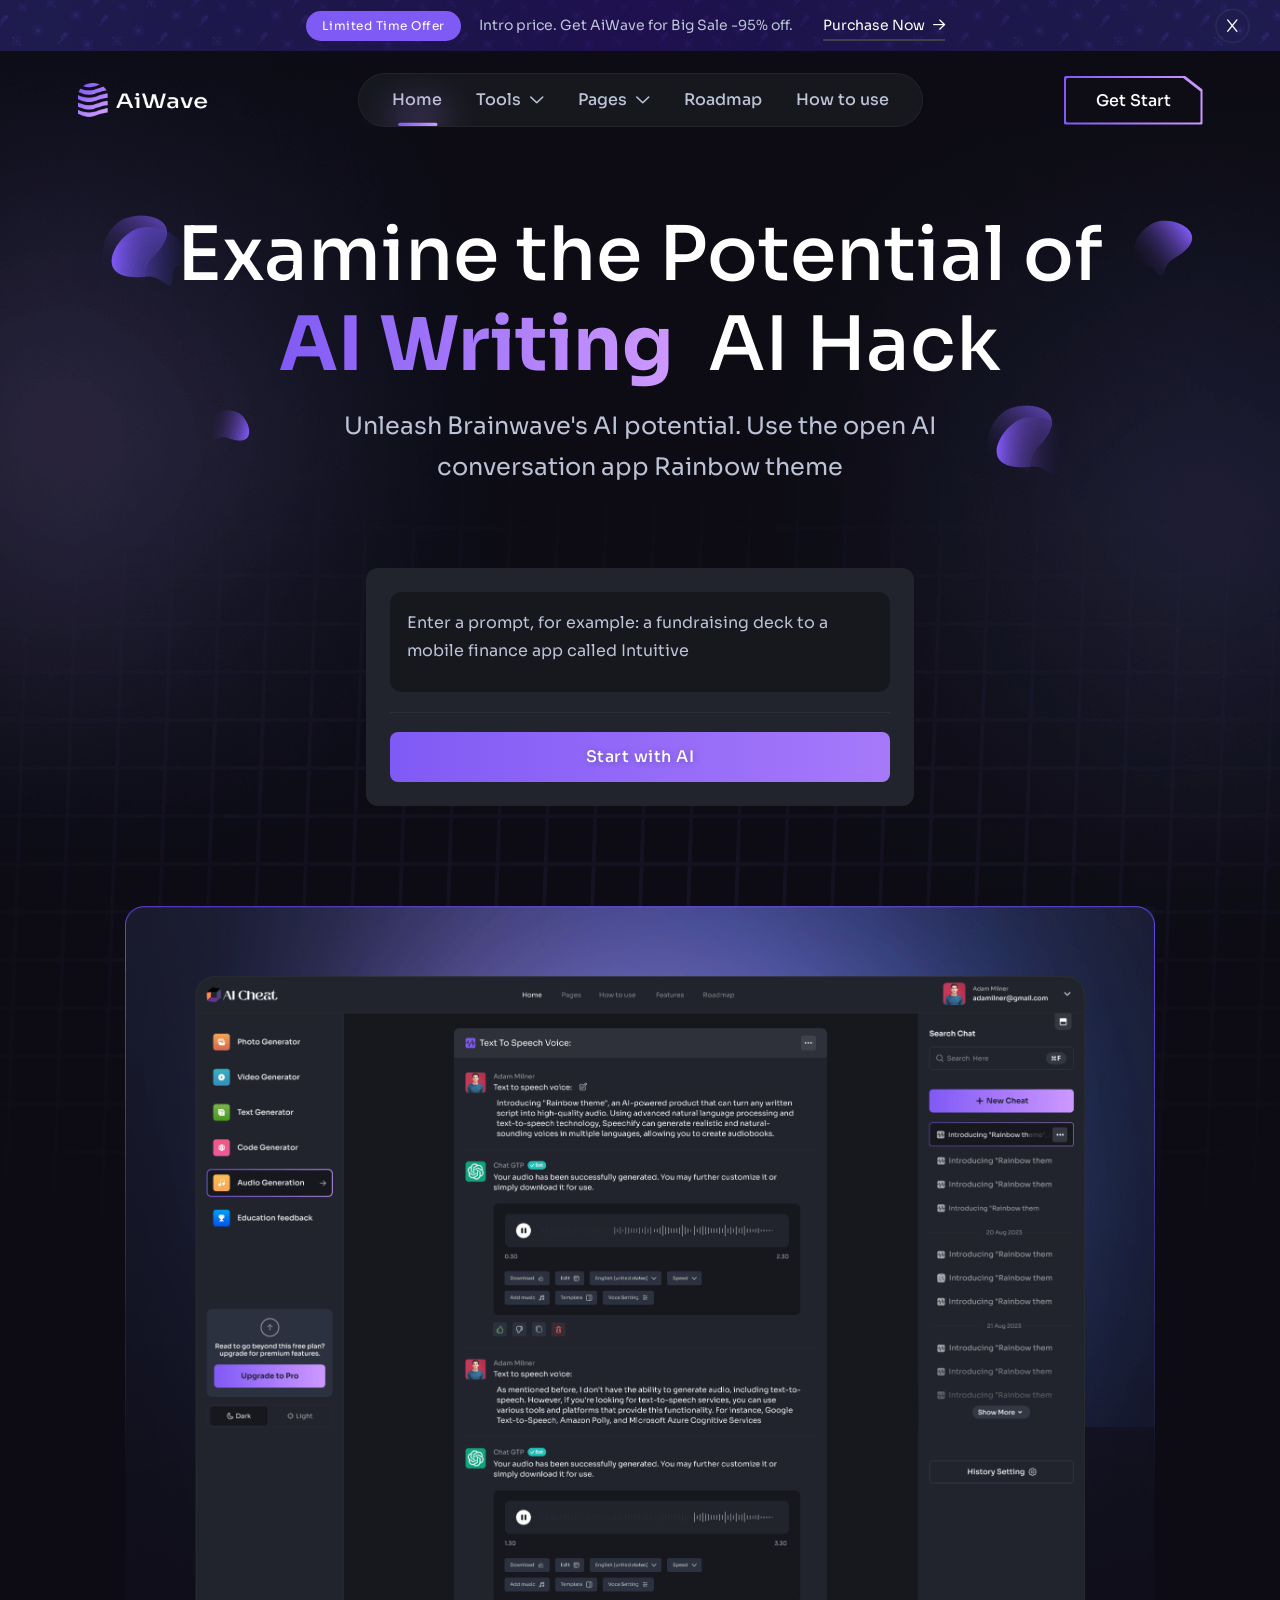
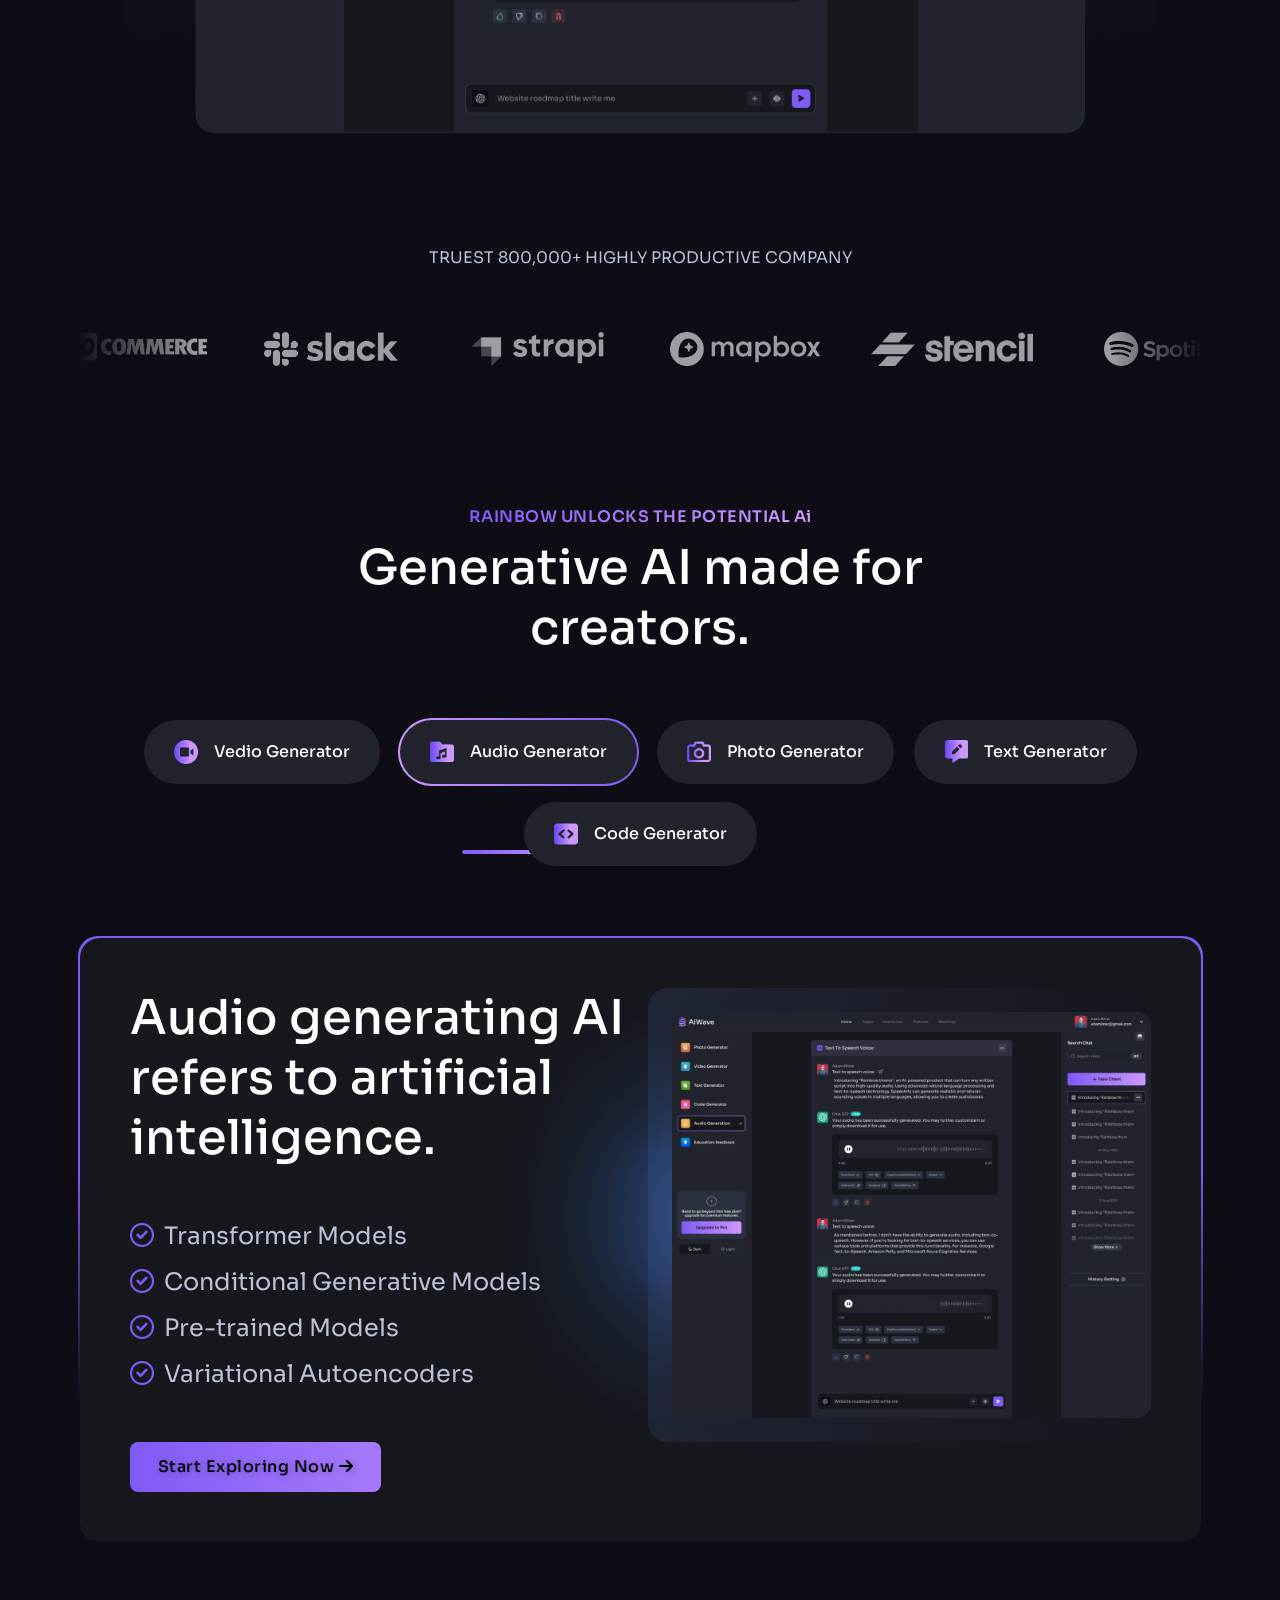
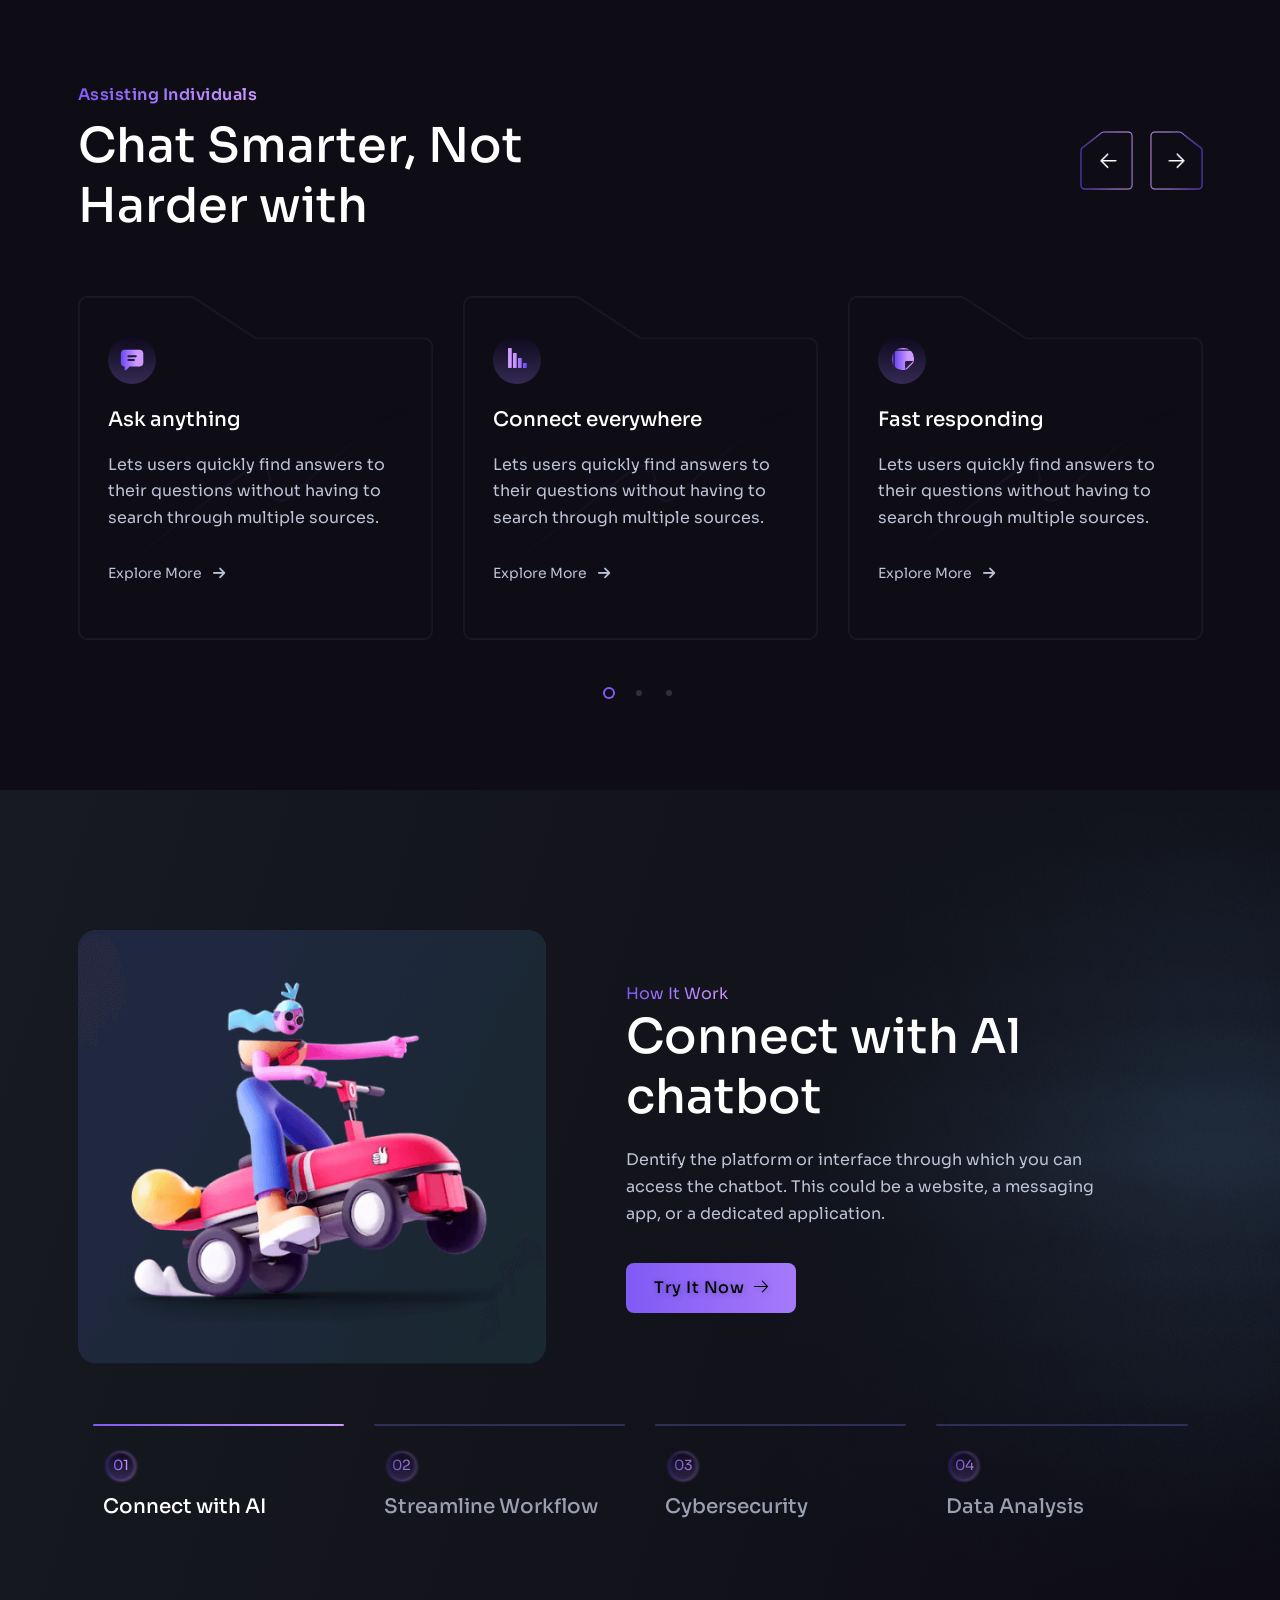
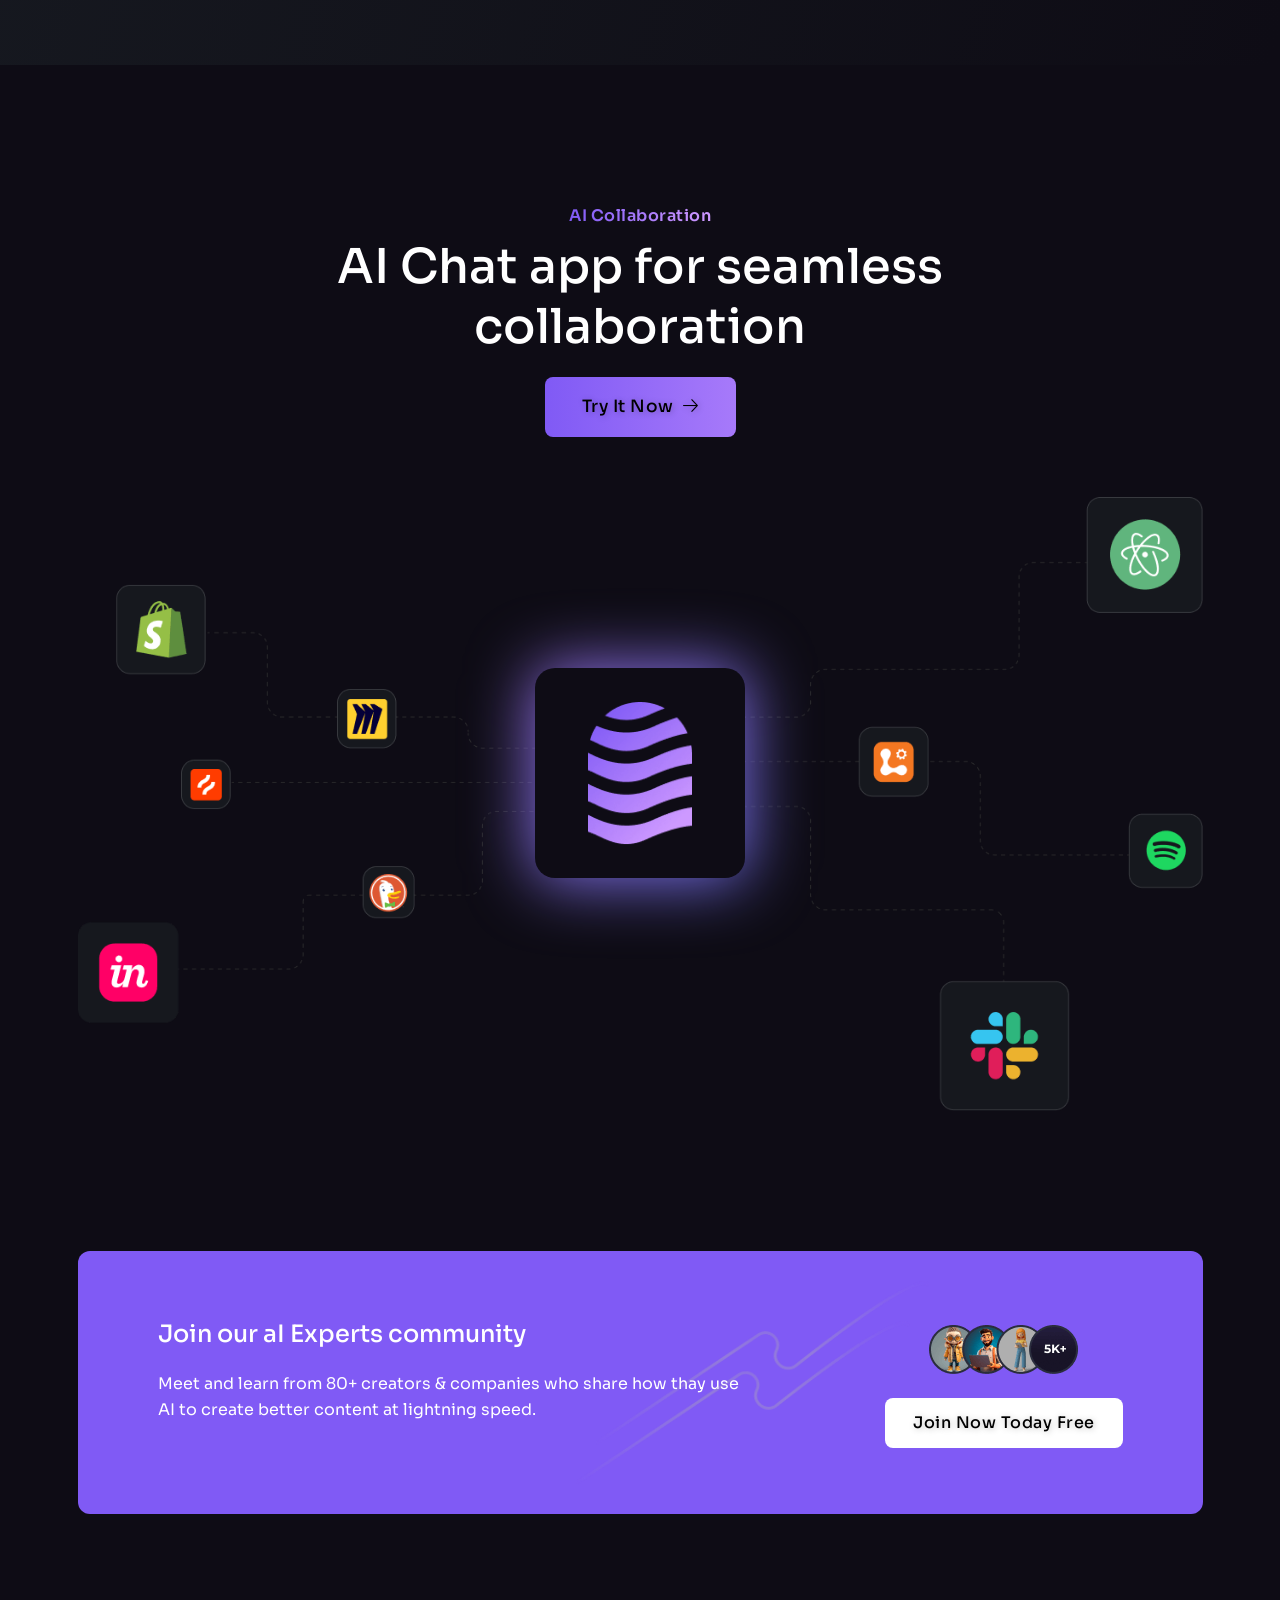
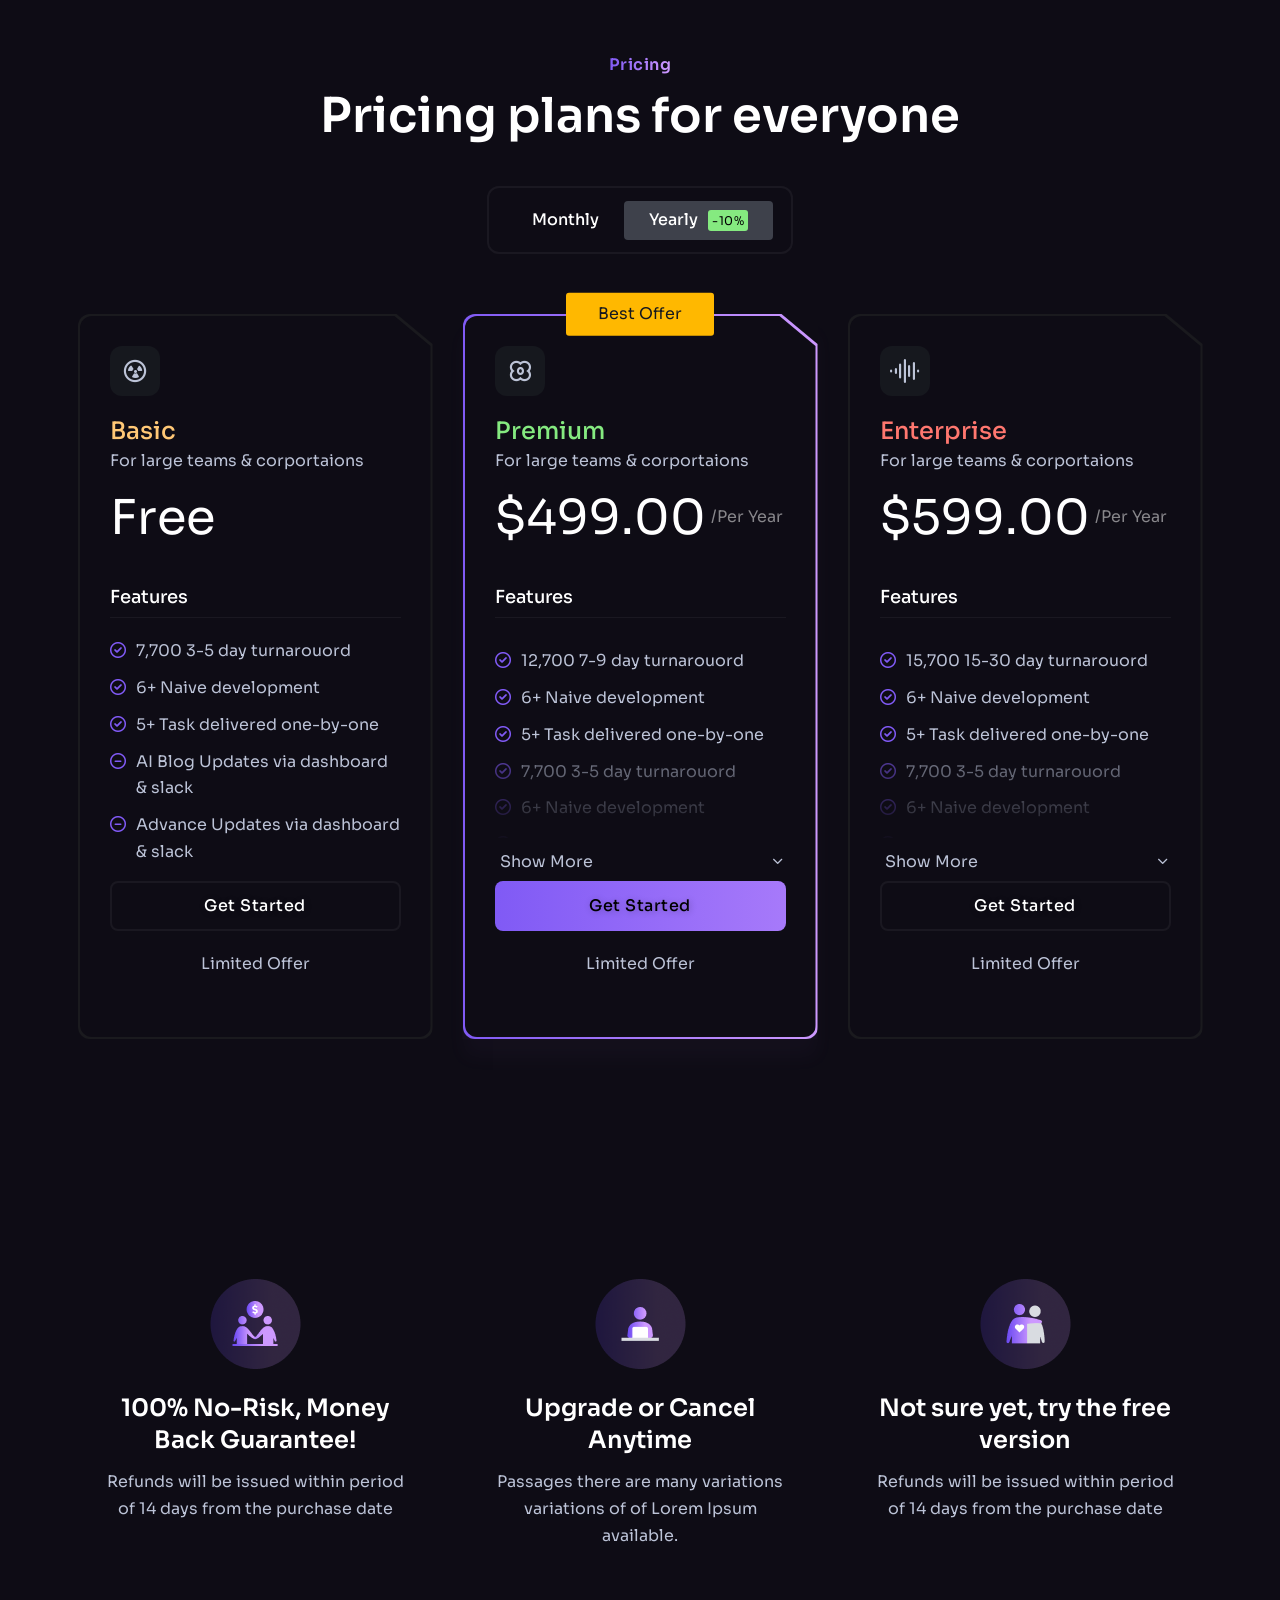
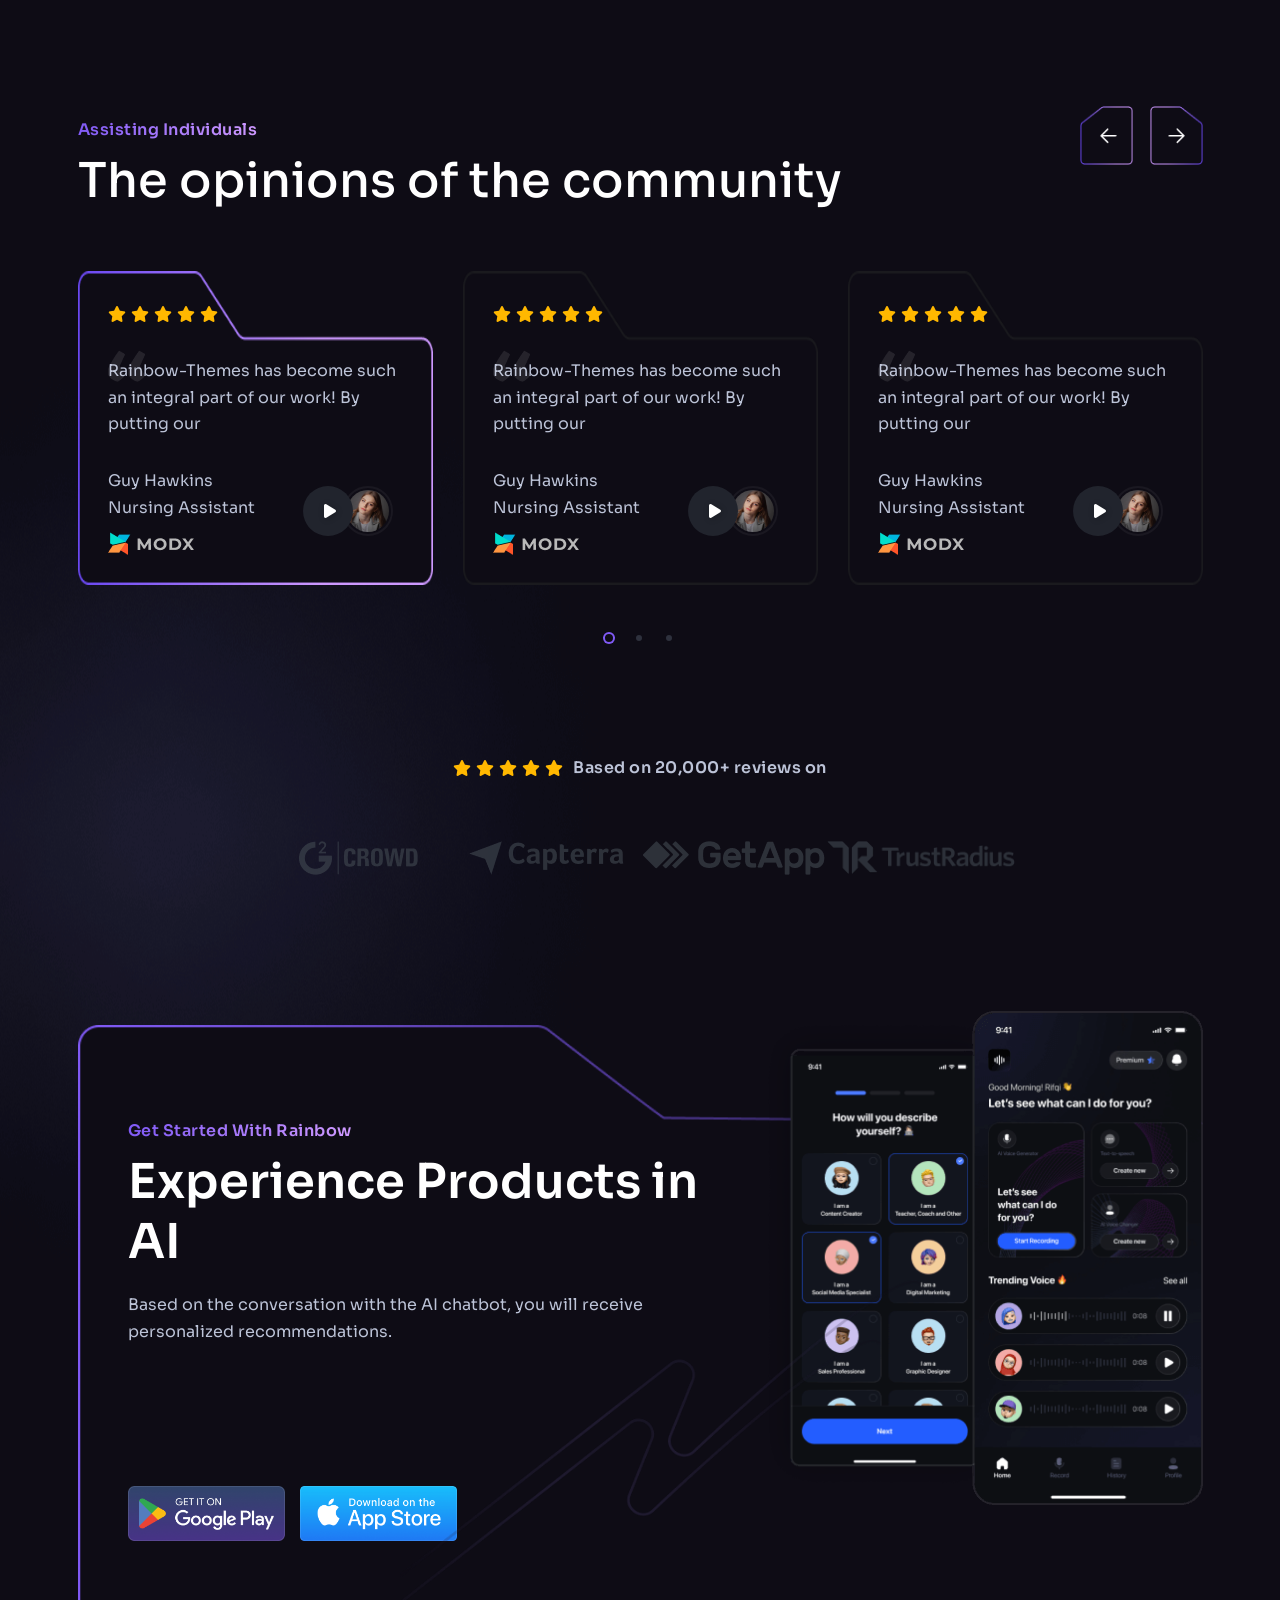
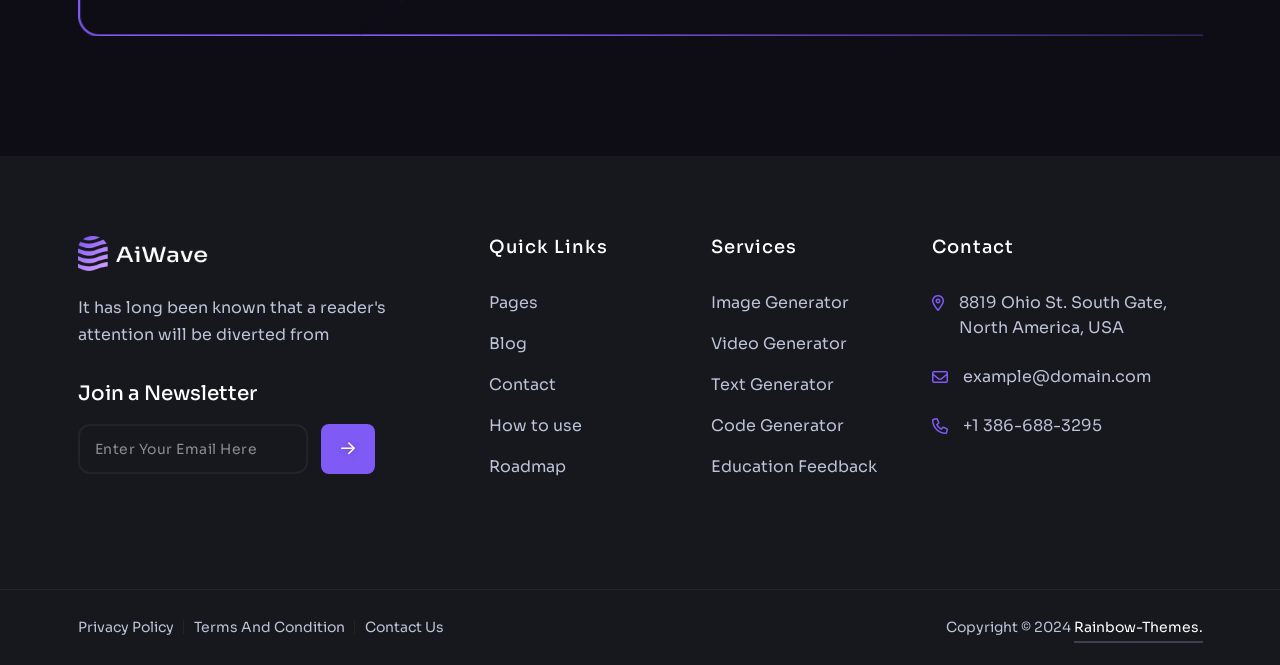
<file: www/apps/ai-ecommerce/index.html>
<!DOCTYPE html><html lang="en"><head>
    <meta charset="UTF-8">
    <meta name="viewport" content="width=device-width, initial-scale=1.0">
    <meta name="theme-style-mode" content="1"> <!-- 0 == light, 1 == dark -->

    <title>Home || AiWave- AI SaaS Website HTML5 UI Kit</title>
    <!-- Favicon -->
    <link rel="shortcut icon" type="image/x-icon" href="images/favicon.png">
    <!-- CSS ============================================ -->
    <link rel="stylesheet" href="css/bootstrap.min.css">
    <link rel="stylesheet" href="css/fontawesome-all.min.css">
    <link rel="stylesheet" href="css/feature.css">
    <link rel="stylesheet" href="css/animation.css">
    <link rel="stylesheet" href="css/slick.css">
    <link rel="stylesheet" href="css/slick-theme.css">
    <link rel="stylesheet" href="css/bootstrap-select.min.css">
    <link rel="stylesheet" href="css/prism.css">
    <link rel="stylesheet" href="css/style.css">
</head>

<body>
    <main class="page-wrapper">
        <!-- Start Header Top Area  -->
        <div class="header-top-news bg-image1">
            <div class="wrapper">
                <div class="container">
                    <div class="row">
                        <div class="col-lg-12">
                            <div class="inner">
                                <div class="content">
                                    <span class="rainbow-badge">Limited Time Offer</span>
                                    <span class="news-text">Intro price. Get AiWave for Big Sale -95% off.</span>
                                </div>
                                <div class="right-button">
                                    <a class="btn-read-more" target="_blank" href="https://themeforest.net/checkout/from_item/51144434?license=regular">
                                        <span>Purchase Now <i class="fa-sharp fa-regular fa-arrow-right"></i></span>
                                    </a>
                                </div>
                            </div>
                        </div>
                    </div>
                </div>
            </div>
            <div class="icon-close">
                <button class="close-button bgsection-activation">
                    <i class="fa-sharp fa-regular fa-x"></i>
                </button>
            </div>
        </div>
        <!-- End Header Top Area  -->
        <!-- Start Header Area  -->
        <header class="rainbow-header header-default header-transparent header-sticky">
            <div class="container position-relative">
                <div class="row align-items-center row--0">
                    <div class="col-lg-2 col-md-6 col-6">
                        <div class="logo">
                            <a href="index.html">
                                <img class="logo-light" src="images/logo.png" alt="ChatBot Logo">
                            </a>
                        </div>
                    </div>

                    <div class="col-lg-8 d-none d-lg-block">
                        <nav class="mainmenu-nav d-none d-lg-flex justify-content-center">
                            <ul class="mainmenu">
                                <li><a href="index.html">Home</a></li>
                                <li class="has-dropdown has-menu-child-item position-relative"><a href="#">Tools <i class="fa-regular fa-chevron-down"></i></a>
                                    <ul class="submenu">
                                        <li>
                                            <a href="text-generator.html">
                                                <span>Text Generator</span>
                                            </a>
                                        </li>
                                        <li>
                                            <a href="image-generator.html">
                                                <span>Image Generator</span>
                                            </a>
                                        </li>
                                        <li>
                                            <a href="code-generator.html">
                                                <span>Code Generator</span>
                                            </a>
                                        </li>
                                        <li>
                                            <a href="image-editor.html">
                                                <span>Image Editor</span>
                                            </a>
                                        </li>
                                        <li>
                                            <a href="vedio-generator.html">
                                                <span>Vedio Generator</span>
                                            </a>
                                        </li>
                                        <li>
                                            <a href="email-generator.html">
                                                <span>Email Generator</span>
                                            </a>
                                        </li>
                                        <li>
                                            <a tabindex="-1" class="disabled" aria-disabled="true">
                                                <span>Audio Generator</span>
                                                <div class="rainbow-badge-card badge-sm ml--5">COMING</div>
                                            </a>
                                        </li>
                                        <li>
                                            <a tabindex="-1" class="disabled" aria-disabled="true">
                                                <span>Edu. feedback</span>
                                                <div class="rainbow-badge-card badge-sm ml--5">COMING</div>
                                            </a>
                                        </li>
                                        <li>
                                            <a tabindex="-1" class="disabled" aria-disabled="true">
                                                <span>Website Generator</span>
                                                <div class="rainbow-badge-card badge-sm ml--5">COMING</div>
                                            </a>
                                        </li>
                                    </ul>
                                </li>
                                <li class="with-megamenu has-menu-child-item"><a href="#">Pages <i class="fa-regular fa-chevron-down"></i></a>
                                    <div class="rainbow-megamenu">
                                        <div class="wrapper">
                                            <div class="row row--0">
                                                <div class="col-lg-3 single-mega-item">
                                                    <ul class="mega-menu-item">
                                                        <li>
                                                            <h3 class="rbt-short-title">Inner Pages</h3>
                                                        </li>
                                                        <li>
                                                            <a href="styleguide.html">
                                                                <span>Style Guide</span>
                                                                <div class="rainbow-badge-card badge-sm ml--5">Hot</div>
                                                            </a>
                                                        </li>
                                                        <li>
                                                            <a href="blog.html">
                                                                <span>Blog</span>
                                                            </a>
                                                        </li>
                                                        <li>
                                                            <a href="blog-details.html">
                                                                <span>Blog Details</span>
                                                            </a>
                                                        </li>
                                                        <li>
                                                            <a href="pricing.html">
                                                                <span>Pricing</span>
                                                            </a>
                                                        </li>
                                                        <li>
                                                            <a href="contact.html">
                                                                <span>Contact</span>
                                                            </a>
                                                        </li>
                                                        <li>
                                                            <a href="signin.html">
                                                                <span>Sign In</span>
                                                            </a>
                                                        </li>
                                                        <li>
                                                            <a href="signup.html">
                                                                <span>Sign Up</span>
                                                            </a>
                                                        </li>
                                                        <li>
                                                            <a href="Team.html">
                                                                <span>Team</span>

                                                            </a>
                                                        </li>
                                                        <li>
                                                            <a href="terms-policy.html">
                                                                <span>Terms &amp; Policy</span>
                                                            </a>
                                                        </li>
                                                        <li>
                                                            <a href="privacy-policy.html">
                                                                <span>Privacy Policy</span>
                                                            </a>
                                                        </li>
                                                    </ul>
                                                </div>

                                                <div class="col-lg-3 single-mega-item">
                                                    <ul class="mega-menu-item">
                                                        <li>
                                                            <h3 class="rbt-short-title">DASHBOARD PAGES</h3>
                                                        </li>
                                                        <li>
                                                            <a href="profile-details.html">
                                                                <span>Profile</span>
                                                            </a>
                                                        </li>
                                                        <li>
                                                            <a href="notification.html">
                                                                <span>Notification</span>
                                                            </a>
                                                        </li>
                                                        <li>
                                                            <a href="chat-export.html">
                                                                <span>Chat Export</span>
                                                            </a>
                                                        </li>
                                                        <li>
                                                            <a href="appearance.html">
                                                                <span>Apperance</span>
                                                            </a>
                                                        </li>
                                                        <li>
                                                            <a href="plans-billing.html">
                                                                <span>Plans and Billing</span>
                                                            </a>
                                                        </li>
                                                        <li>
                                                            <a href="sessions.html">
                                                                <span>Sessions</span>

                                                            </a>
                                                        </li>
                                                        <li>
                                                            <a href="application.html">
                                                                <span>Application</span>

                                                            </a>
                                                        </li>
                                                        <li>
                                                            <a href="release-notes.html">
                                                                <span>Release notes</span>
                                                            </a>
                                                        </li>
                                                        <li>
                                                            <a href="help.html">
                                                                <span>Help &amp; FAQs</span>
                                                            </a>
                                                        </li>
                                                    </ul>
                                                </div>

                                                <div class="col-lg-3 single-mega-item">
                                                    <ul class="mega-menu-item br--0">
                                                        <li>
                                                            <h3 class="rbt-short-title">Upcoming Advance Elements</h3>
                                                        </li>
                                                        <li>
                                                            <a href="#" class="disabled">
                                                                <span>Product Description</span>

                                                            </a>
                                                        </li>
                                                        <li>
                                                            <a href="#" class="disabled">
                                                                <span>Youtube Vedio to Post</span>

                                                            </a>
                                                        </li>
                                                        <li>
                                                            <a href="#" class="disabled">
                                                                <span>Grammar Check</span>
                                                            </a>
                                                        </li>
                                                        <li>
                                                            <a href="#" class="disabled">
                                                                <span>Generate From RSS</span>
                                                            </a>
                                                        </li>
                                                        <li>
                                                            <a href="#" class="disabled">
                                                                <span>Vedio Script</span>
                                                            </a>
                                                        </li>
                                                        <li>
                                                            <a href="#" class="disabled">
                                                                <span>Audio to Text</span>
                                                            </a>
                                                        </li>
                                                        <li>
                                                            <a href="#" class="disabled">
                                                                <span>Subscription</span>
                                                            </a>
                                                        </li>
                                                        <li>
                                                            <a href="#" class="disabled">
                                                                <span>Maintanence</span>

                                                            </a>
                                                        </li>
                                                        <li>
                                                            <a href="#" class="disabled">
                                                                <span>Coming Soon</span>

                                                            </a>
                                                        </li>
                                                    </ul>
                                                </div>

                                                <div class="col-lg-3 single-mega-item">
                                                    <div class="header-menu-img">
                                                        <img src="images/menu-img-2.png" alt="Menu Split Image">
                                                    </div>
                                                </div>
                                            </div>
                                        </div>
                                    </div>
                                </li>
                                <li><a href="roadmap.html">Roadmap</a></li>
                                <li><a href="utilize.html">How to use</a></li>
                            </ul>







                        </nav>
                    </div>

                    <div class="col-lg-2 col-md-6 col-6 position-static">
                        <div class="header-right">

                            <!-- Start Header Btn  -->
                            <div class="header-btn">
                                <a class="rainbow-gradient-btn" target="_blank" href="text-generator.html"><span>Get Start</span></a>
                            </div>
                            <!-- End Header Btn  -->

                            <!-- Start Mobile-Menu-Bar -->
                            <div class="mobile-menu-bar ml--5 d-flex justify-content-end d-lg-none">
                                <div class="hamberger">
                                    <button class="hamberger-button">
                                        <i class="fa-sharp fa-regular fa-bars"></i>
                                    </button>
                                </div>
                            </div>
                            <!-- Start Mobile-Menu-Bar -->
                        </div>
                    </div>
                </div>
            </div>
        </header>
        <!-- End Header Area  -->
        <div class="popup-mobile-menu">
            <div class="inner-popup">
                <div class="header-top">
                    <div class="logo">
                        <a href="index.html">
                            <img class="logo-light" src="images/logo.png" alt="ChatBot Logo">
                        </a>
                    </div>
                    <div class="close-menu">
                        <button class="close-button">
                            <i class="fa-sharp fa-regular fa-x"></i>
                        </button>
                    </div>
                </div>

                <div class="content">
                    <ul class="mainmenu">
                        <li><a href="index.html">Home</a></li>
                        <li class="has-dropdown has-menu-child-item position-relative"><a href="#">Tools <i class="fa-regular fa-chevron-down"></i></a>
                            <ul class="submenu">
                                <li>
                                    <a href="text-generator.html">
                                        <span>Text Generator</span>
                                    </a>
                                </li>
                                <li>
                                    <a href="image-generator.html">
                                        <span>Image Generator</span>
                                    </a>
                                </li>
                                <li>
                                    <a href="code-generator.html">
                                        <span>Code Generator</span>
                                    </a>
                                </li>
                                <li>
                                    <a href="image-editor.html">
                                        <span>Image Editor</span>
                                    </a>
                                </li>
                                <li>
                                    <a href="vedio-generator.html">
                                        <span>Vedio Generator</span>
                                    </a>
                                </li>
                                <li>
                                    <a href="email-generator.html">
                                        <span>Email Generator</span>
                                    </a>
                                </li>
                                <li>
                                    <a tabindex="-1" class="disabled" aria-disabled="true">
                                        <span>Audio Generator</span>
                                        <div class="rainbow-badge-card badge-sm ml--5">COMING</div>
                                    </a>
                                </li>
                                <li>
                                    <a tabindex="-1" class="disabled" aria-disabled="true">
                                        <span>Edu. feedback</span>
                                        <div class="rainbow-badge-card badge-sm ml--5">COMING</div>
                                    </a>
                                </li>
                                <li>
                                    <a tabindex="-1" class="disabled" aria-disabled="true">
                                        <span>Website Generator</span>
                                        <div class="rainbow-badge-card badge-sm ml--5">COMING</div>
                                    </a>
                                </li>
                            </ul>
                        </li>
                        <li class="with-megamenu has-menu-child-item"><a href="#">Pages <i class="fa-regular fa-chevron-down"></i></a>
                            <div class="rainbow-megamenu">
                                <div class="wrapper">
                                    <div class="row row--0">
                                        <div class="col-lg-3 single-mega-item">
                                            <ul class="mega-menu-item">
                                                <li>
                                                    <h3 class="rbt-short-title">Inner Pages</h3>
                                                </li>
                                                <li>
                                                    <a href="styleguide.html">
                                                        <span>Style Guide</span>
                                                        <div class="rainbow-badge-card badge-sm ml--5">Hot</div>
                                                    </a>
                                                </li>
                                                <li>
                                                    <a href="blog.html">
                                                        <span>Blog</span>
                                                    </a>
                                                </li>
                                                <li>
                                                    <a href="blog-details.html">
                                                        <span>Blog Details</span>
                                                    </a>
                                                </li>
                                                <li>
                                                    <a href="pricing.html">
                                                        <span>Pricing</span>
                                                    </a>
                                                </li>
                                                <li>
                                                    <a href="contact.html">
                                                        <span>Contact</span>
                                                    </a>
                                                </li>
                                                <li>
                                                    <a href="signin.html">
                                                        <span>Sign In</span>
                                                    </a>
                                                </li>
                                                <li>
                                                    <a href="signup.html">
                                                        <span>Sign Up</span>
                                                    </a>
                                                </li>
                                                <li>
                                                    <a href="Team.html">
                                                        <span>Team</span>

                                                    </a>
                                                </li>
                                                <li>
                                                    <a href="terms-policy.html">
                                                        <span>Terms &amp; Policy</span>
                                                    </a>
                                                </li>
                                                <li>
                                                    <a href="privacy-policy.html">
                                                        <span>Privacy Policy</span>
                                                    </a>
                                                </li>
                                            </ul>
                                        </div>

                                        <div class="col-lg-3 single-mega-item">
                                            <ul class="mega-menu-item">
                                                <li>
                                                    <h3 class="rbt-short-title">DASHBOARD PAGES</h3>
                                                </li>
                                                <li>
                                                    <a href="profile-details.html">
                                                        <span>Profile</span>
                                                    </a>
                                                </li>
                                                <li>
                                                    <a href="notification.html">
                                                        <span>Notification</span>
                                                    </a>
                                                </li>
                                                <li>
                                                    <a href="chat-export.html">
                                                        <span>Chat Export</span>
                                                    </a>
                                                </li>
                                                <li>
                                                    <a href="appearance.html">
                                                        <span>Apperance</span>
                                                    </a>
                                                </li>
                                                <li>
                                                    <a href="plans-billing.html">
                                                        <span>Plans and Billing</span>
                                                    </a>
                                                </li>
                                                <li>
                                                    <a href="sessions.html">
                                                        <span>Sessions</span>

                                                    </a>
                                                </li>
                                                <li>
                                                    <a href="application.html">
                                                        <span>Application</span>

                                                    </a>
                                                </li>
                                                <li>
                                                    <a href="release-notes.html">
                                                        <span>Release notes</span>
                                                    </a>
                                                </li>
                                                <li>
                                                    <a href="help.html">
                                                        <span>Help &amp; FAQs</span>
                                                    </a>
                                                </li>
                                            </ul>
                                        </div>

                                        <div class="col-lg-3 single-mega-item">
                                            <ul class="mega-menu-item br--0">
                                                <li>
                                                    <h3 class="rbt-short-title">Upcoming Advance Elements</h3>
                                                </li>
                                                <li>
                                                    <a href="#" class="disabled">
                                                        <span>Product Description</span>

                                                    </a>
                                                </li>
                                                <li>
                                                    <a href="#" class="disabled">
                                                        <span>Youtube Vedio to Post</span>

                                                    </a>
                                                </li>
                                                <li>
                                                    <a href="#" class="disabled">
                                                        <span>Grammar Check</span>
                                                    </a>
                                                </li>
                                                <li>
                                                    <a href="#" class="disabled">
                                                        <span>Generate From RSS</span>
                                                    </a>
                                                </li>
                                                <li>
                                                    <a href="#" class="disabled">
                                                        <span>Vedio Script</span>
                                                    </a>
                                                </li>
                                                <li>
                                                    <a href="#" class="disabled">
                                                        <span>Audio to Text</span>
                                                    </a>
                                                </li>
                                                <li>
                                                    <a href="#" class="disabled">
                                                        <span>Subscription</span>
                                                    </a>
                                                </li>
                                                <li>
                                                    <a href="#" class="disabled">
                                                        <span>Maintanence</span>

                                                    </a>
                                                </li>
                                                <li>
                                                    <a href="#" class="disabled">
                                                        <span>Coming Soon</span>

                                                    </a>
                                                </li>
                                            </ul>
                                        </div>

                                        <div class="col-lg-3 single-mega-item">
                                            <div class="header-menu-img">
                                                <img src="images/menu-img-2.png" alt="Menu Split Image">
                                            </div>
                                        </div>
                                    </div>
                                </div>
                            </div>
                        </li>
                        <li><a href="roadmap.html">Roadmap</a></li>
                        <li><a href="utilize.html">How to use</a></li>
                    </ul>








                    <div class="rbt-sm-separator"></div>
                    <div class="rbt-default-sidebar-wrapper">
                        <nav class="mainmenu-nav">
                            <ul class="dashboard-mainmenu rbt-default-sidebar-list">
                                <li><a href="text-generator.html"><i class="fa-sharp fa-regular fa-monitor"></i><span>Welcome</span></a></li>
                                <li><a href="plans-billing.html"><i class="fa-sharp fa-regular fa-briefcase"></i><span>Manage Subsription</span></a></li>
                            </ul>
                            <div class="rbt-sm-separator"></div>
                            <ul class="dashboard-mainmenu rbt-default-sidebar-list">
                                <li><a href="text-generator.html"><img src="images/text.png" alt="AI Generator"><span>Text Generator</span></a></li>
                                <li><a href="image-generator.html"><img src="images/photo.png" alt="AI Generator"><span>Image Generator</span>
                                        <div class="rainbow-badge-card badge-sm ml--10">Hot</div>
                                    </a></li>
                                <li><a href="code-generator.html"><img src="images/code-editor.png" alt="AI Generator"><span>Code Generator</span></a></li>
                                <li><a href="image-editor.html"><img src="images/photo.png" alt="AI Generator"><span>Image Editor</span></a></li>
                                <li><a href="vedio-generator.html"><img src="images/video-camera.png" alt="AI Generator"><span>Vedio Generator</span></a></li>
                                <li><a href="email-generator.html"><img src="images/email.png" alt="AI Generator"><span>Email Generator</span></a></li>
                                <li><a tabindex="-1" class="disabled" aria-disabled="true" role="button"><img src="images/website-design.png" alt="AI Generator"><span>Website Generator</span></a></li>
                            </ul>
                        </nav>

                        <div class="rbt-sm-separator"></div>

                        <nav class="mainmenu-nav">
                            <ul class="dashboard-mainmenu rbt-default-sidebar-list">
                                <li class="has-submenu"><a class="collapse-btn collapsed" data-bs-toggle="collapse" href="#collapseExampleMenu" role="button" aria-expanded="false" aria-controls="collapseExampleMenu"><i class="fa-sharp fa-solid fa-circle-plus"></i><span>Setting</span></a>
                                    <div class="collapse" id="collapseExampleMenu">
                                        <ul class="submenu rbt-default-sidebar-list">
                                            <li>
                                                <a href="profile-details.html">
                                                    <i class="fa-sharp fa-regular fa-user"></i>
                                                    <span>Profile Details</span>
                                                </a>
                                            </li>
                                            <li>
                                                <a href="notification.html">
                                                    <i class="fa-sharp fa-regular fa-shopping-bag"></i>
                                                    <span>Notification</span>
                                                </a>
                                            </li>
                                            <li>
                                                <a href="chat-export.html">
                                                    <i class="fa-sharp fa-regular fa-users"></i>
                                                    <span>Chat Export</span>
                                                </a>
                                            </li>
                                            <li>
                                                <a href="appearance.html">
                                                    <i class="fa-sharp fa-regular fa-home"></i>
                                                    <span>Apperance</span>
                                                </a>
                                            </li>
                                            <li>
                                                <a href="plans-billing.html">
                                                    <i class="fa-sharp fa-regular fa-briefcase"></i>
                                                    <span>Plans and Billing</span>
                                                </a>
                                            </li>
                                            <li>
                                                <a href="sessions.html">
                                                    <i class="fa-sharp fa-regular fa-users"></i>
                                                    <span>Sessions</span>
                                                </a>
                                            </li>
                                            <li>
                                                <a href="application.html">
                                                    <i class="fa-sharp fa-regular fa-list"></i>
                                                    <span>Application</span>
                                                </a>
                                            </li>
                                        </ul>
                                    </div>
                                </li>
                                <li><a href="#"><i class="fa-sharp fa-regular fa-award"></i><span>Help &amp; FAQ</span></a></li>
                            </ul>
                            <div class="rbt-sm-separator"></div>
                            <ul class="dashboard-mainmenu rbt-default-sidebar-list">
                                <li><a href="release-notes.html"><i class="fa-sharp fa-regular fa-bell"></i><span>Release notes</span></a></li>
                                <li><a href="terms-policy.html"><i class="fa-sharp fa-regular fa-briefcase"></i><span>Terms &amp; Policy</span></a></li>
                            </ul>
                        </nav>
                    </div>
                </div>

                <!-- Start Header Btn  -->
                <div class="header-btn d-block d-md-none">
                    <a class="btn-default @@btnClass" target="_blank" href="text-generator.html">Get Started Free</a>
                </div>
                <!-- End Header Btn  -->
            </div>
        </div>

        <!-- Imroz Preloader -->
        <div class="preloader">
            <div class="loader">
                <div class="circle"></div>
                <div class="circle"></div>
                <div class="circle"></div>
                <div class="circle"></div>
                <div class="circle"></div>
            </div>
        </div>

        <!-- Start Slider Area  -->
        <div class="slider-area slider-style-1 variation-default slider-bg-image bg-banner1 slider-bg-shape" data-black-overlay="1">
            <!-- <div class="bg-blend-top bg_dot-mask"></div> -->
            <div class="container">
                <div class="row justify-content-center">
                    <div class="col-lg-12">
                        <div class="inner text-center mt--140">
                            <h1 class="title display-one">Examine the Potential of
                                <br> <span class="header-caption">
                                    <span class="cd-headline rotate-1">
                                        <span class="cd-words-wrapper" style="width: 221px;">
                                            <b class="theme-gradient is-visible">AI Chating</b>
                                            <b class="theme-gradient is-hidden">AI Writing</b>
                                            <b class="theme-gradient is-hidden">AI Chating</b>
                                        </span>
                                </span>
                                </span> AI Hack
                            </h1>
                            <p class="description">Unleash Brainwave's AI potential. Use the open AI <br> conversation app Rainbow theme</p>
                            <div class="form-group">
                                <textarea name="text" id="slider-text-area" cols="30" rows="2" placeholder="Enter a prompt, for example: a fundraising deck to a mobile finance app called Intuitive"></textarea>
                                <a class="btn-default @@btnClass" href="text-generator.html">Start with AI</a>
                            </div>
                            <div class="inner-shape">
                                <img src="images/icon-shape-one.png" alt="Icon Shape" class="iconshape iconshape-one">
                                <img src="images/icon-shape-two.png" alt="Icon Shape" class="iconshape iconshape-two">
                                <img src="images/icon-shape-three.png" alt="Icon Shape" class="iconshape iconshape-three">
                                <img src="images/icon-shape-four.png" alt="Icon Shape" class="iconshape iconshape-four">
                            </div>
                        </div>
                    </div>
                    <div class="col-lg-11 col-xl-11 justify-content-center">
                        <div class="slider-frame">
                            <img class="slider-image-effect" src="images/slider-main-image.png" alt="Banner Images">
                        </div>
                    </div>
                </div>
            </div>
            <div class="bg-shape">
                <img class="bg-shape-one" src="images/bg-shape-four.png" alt="Bg Shape">
                <img class="bg-shape-two" src="images/bg-shape-five.png" alt="Bg Shape">
            </div>
        </div>
        <!-- End Slider Area  -->

        <!-- Start Brand Area -->
        <div class="rainbow-brand-area rainbow-section-gap">
            <div class="container">
                <div class="row">
                    <div class="col-lg-12">
                        <div class="section-title rating-title text-center sal-animate" data-sal="slide-up" data-sal-duration="700" data-sal-delay="100">
                            <p class="b1 mb--0 small-title">truest 800,000+ HIGHLY PRODUCTIVE Company</p>
                        </div>
                    </div>
                </div>
                <div class="row">
                    <div class="col-lg-12 mt--10">
                        <ul class="brand-list brand-style-2 slider-brand slider-brand-activation">
                            <li class="slide-single-layout"><a href="#"><img src="images/strapi.png" alt="Brand Image"></a></li>
                            <li class="slide-single-layout"><a href="#"><img src="images/mapbox.png" alt="Brand Image"></a></li>
                            <li class="slide-single-layout"><a href="#"><img src="images/stenciljs.png" alt="Brand Image"></a></li>
                            <li class="slide-single-layout"><a href="#"><img src="images/spotify.png" alt="Brand Image"></a></li>
                            <li class="slide-single-layout"><a href="#"><img src="images/woocommerce.png" alt="Brand Image"></a></li>
                            <li class="slide-single-layout"><a href="#"><img src="images/slack.png" alt="Brand Image"></a></li>
                            <li class="slide-single-layout"><a href="#"><img src="images/strapi.png" alt="Brand Image"></a></li>
                            <li class="slide-single-layout"><a href="#"><img src="images/mapbox.png" alt="Brand Image"></a></li>
                            <li class="slide-single-layout"><a href="#"><img src="images/stenciljs.png" alt="Brand Image"></a></li>
                            <li class="slide-single-layout"><a href="#"><img src="images/spotify.png" alt="Brand Image"></a></li>
                            <li class="slide-single-layout"><a href="#"><img src="images/woocommerce.png" alt="Brand Image"></a></li>
                            <li class="slide-single-layout"><a href="#"><img src="images/slack.png" alt="Brand Image"></a></li>
                        </ul>
                    </div>
                </div>
            </div>
        </div>

        <!-- Start Tab__Style--one Area  -->
        <div class="rainbow-service-area rainbow-section-gap">
            <div class="container">
                <div class="row">
                    <div class="col-lg-12">
                        <div class="section-title text-center pb--60" data-sal="slide-up" data-sal-duration="700" data-sal-delay="100">
                            <h4 class="subtitle">
                                <span class="theme-gradient">RAINBOW UNLOCKS THE POTENTIAL ai</span>
                            </h4>
                            <h2 class="title mb--0">Generative AI made for <br> creators.</h2>
                        </div>
                    </div>
                </div>

                <div class="row row--30 align-items-center">
                    <div class="col-lg-12">
                        <div class="rainbow-default-tab style-three generator-tab-defalt">
                            <ul class="nav nav-tabs tab-button" role="tablist">
                                <li class="nav-item tabs__tab " role="presentation">
                                    <button class="nav-link rainbow-gradient-btn without-shape-circle" id="video-generator-tab" data-bs-toggle="tab" data-bs-target="#video-generate" type="button" role="tab" aria-controls="video-generate" aria-selected="false"><span class="generator-icon"><img src="images/video-g.png" alt="Vedio Generator Icon">Vedio Generator</span><span class="border-bottom-style"></span></button>
                                </li>
                                <li class="nav-item tabs__tab" role="presentation">
                                    <button class="nav-link rainbow-gradient-btn without-shape-circle active" id="audio-generator-tab" data-bs-toggle="tab" data-bs-target="#audio-generate" type="button" role="tab" aria-controls="audio-generate" aria-selected="true"><span class="generator-icon"><img src="images/audio-g.png" alt="Vedio Generator Icon">Audio Generator</span><span class="border-bottom-style"></span></button>
                                </li>
                                <li class="nav-item tabs__tab " role="presentation">
                                    <button class="nav-link rainbow-gradient-btn without-shape-circle" id="photo-generator-tab" data-bs-toggle="tab" data-bs-target="#photo-generate" type="button" role="tab" aria-controls="photo-generate" aria-selected="false"><span class="generator-icon"><img src="images/photo-g.png" alt="Vedio Generator Icon">Photo Generator</span><span class="border-bottom-style"></span></button>
                                </li>
                                <li class="nav-item tabs__tab " role="presentation">
                                    <button class="nav-link rainbow-gradient-btn without-shape-circle" id="text-generator-tab" data-bs-toggle="tab" data-bs-target="#text-generate" type="button" role="tab" aria-controls="text-generate" aria-selected="false"><span class="generator-icon"><img src="images/text-g.png" alt="Vedio Generator Icon">Text Generator</span><span class="border-bottom-style"></span></button>
                                </li>
                                <li class="nav-item tabs__tab " role="presentation">
                                    <button class="nav-link rainbow-gradient-btn without-shape-circle" id="code-generator-tab" data-bs-toggle="tab" data-bs-target="#code-generate" type="button" role="tab" aria-controls="code-generate" aria-selected="false"><span class="generator-icon"><img src="images/code-g.png" alt="Vedio Generator Icon">Code Generator</span><span class="border-bottom-style"></span></button>
                                </li>
                            </ul>

                            <div class="rainbow-tab-content tab-content">
                                <div class="tab-pane fade" id="video-generate" role="tabpanel" aria-labelledby="video-generator-tab">
                                    <div class="inner">
                                        <div class="row">
                                            <div class="col-xl-6">
                                                <div class="section-title">
                                                    <h2 class="title">Video generating AI refers to artificial intelligence.</h2>
                                                    <div class="features-section">
                                                        <ul class="list-style--1">
                                                            <li><i class="fa-regular fa-circle-check"></i>Transformer Models</li>
                                                            <li><i class="fa-regular fa-circle-check"></i>Conditional Generative Models</li>
                                                            <li><i class="fa-regular fa-circle-check"></i>Pre-trained Models</li>
                                                            <li><i class="fa-regular fa-circle-check"></i>Variational Autoencoders</li>
                                                        </ul>
                                                    </div>
                                                    <div class="read-more"><a class="btn-default color-blacked" href="#">Start Exploring Now <i class="fa-sharp fa-solid fa-arrow-right"></i></a></div>
                                                </div>
                                            </div>
                                            <div class="col-xl-6 mt_md--30 mt_sm--30">
                                                <div class="export-img">
                                                    <div class="inner-without-padding">
                                                        <div class="export-img img-bg-shape">
                                                            <img src="images/chat-export-vedio.png" alt="Chat example Image">
                                                            <div class="image-shape"></div>
                                                        </div>
                                                    </div>
                                                </div>
                                            </div>
                                        </div>
                                    </div>
                                </div>

                                <div class="tab-pane fade show active" id="audio-generate" role="tabpanel" aria-labelledby="audio-generator-tab">
                                    <div class="inner">
                                        <div class="row">
                                            <div class="col-xl-6">
                                                <div class="section-title">
                                                    <h2 class="title">Audio generating AI refers to artificial intelligence.</h2>
                                                    <div class="features-section">
                                                        <ul class="list-style--1">
                                                            <li><i class="fa-regular fa-circle-check"></i>Transformer Models</li>
                                                            <li><i class="fa-regular fa-circle-check"></i>Conditional Generative Models</li>
                                                            <li><i class="fa-regular fa-circle-check"></i>Pre-trained Models</li>
                                                            <li><i class="fa-regular fa-circle-check"></i>Variational Autoencoders</li>
                                                        </ul>
                                                    </div>
                                                    <div class="read-more"><a class="btn-default color-blacked" href="#">Start Exploring Now <i class="fa-sharp fa-solid fa-arrow-right"></i></a></div>
                                                </div>
                                            </div>
                                            <div class="col-xl-6 mt_md--30 mt_sm--30">
                                                <div class="export-img">
                                                    <div class="inner-without-padding">
                                                        <div class="export-img img-bg-shape">
                                                            <img src="images/chat-export-audio.png" alt="Chat example Image">
                                                            <div class="image-shape"></div>
                                                        </div>
                                                    </div>
                                                </div>
                                            </div>
                                        </div>
                                    </div>
                                </div>

                                <div class="tab-pane fade" id="photo-generate" role="tabpanel" aria-labelledby="photo-generator-tab">
                                    <div class="inner">
                                        <div class="row">
                                            <div class="col-xl-6">
                                                <div class="section-title">
                                                    <h2 class="title">Photo generating AI refers to artificial intelligence.</h2>
                                                    <div class="features-section">
                                                        <ul class="list-style--1">
                                                            <li><i class="fa-regular fa-circle-check"></i>Transformer Models</li>
                                                            <li><i class="fa-regular fa-circle-check"></i>Conditional Generative Models</li>
                                                            <li><i class="fa-regular fa-circle-check"></i>Pre-trained Models</li>
                                                            <li><i class="fa-regular fa-circle-check"></i>Variational Autoencoders</li>
                                                        </ul>
                                                    </div>
                                                    <div class="read-more"><a class="btn-default color-blacked" href="#">Start Exploring Now <i class="fa-sharp fa-solid fa-arrow-right"></i></a></div>
                                                </div>
                                            </div>
                                            <div class="col-xl-6 mt_md--30 mt_sm--30">
                                                <div class="export-img">
                                                    <div class="inner-without-padding">
                                                        <div class="export-img img-bg-shape">
                                                            <img src="images/chat-export-photo.png" alt="Chat example Image">
                                                            <div class="image-shape"></div>
                                                        </div>
                                                    </div>
                                                </div>
                                            </div>
                                        </div>
                                    </div>
                                </div>

                                <div class="tab-pane fade" id="text-generate" role="tabpanel" aria-labelledby="text-generator-tab">
                                    <div class="inner">
                                        <div class="row">
                                            <div class="col-xl-6">
                                                <div class="section-title">
                                                    <h2 class="title">Text generating AI refers to artificial intelligence.</h2>
                                                    <div class="features-section">
                                                        <ul class="list-style--1">
                                                            <li><i class="fa-regular fa-circle-check"></i>Transformer Models</li>
                                                            <li><i class="fa-regular fa-circle-check"></i>Conditional Generative Models</li>
                                                            <li><i class="fa-regular fa-circle-check"></i>Pre-trained Models</li>
                                                            <li><i class="fa-regular fa-circle-check"></i>Variational Autoencoders</li>
                                                        </ul>
                                                    </div>
                                                    <div class="read-more"><a class="btn-default color-blacked" href="#">Start Exploring Now <i class="fa-sharp fa-solid fa-arrow-right"></i></a></div>
                                                </div>
                                            </div>
                                            <div class="col-xl-6 mt_md--30 mt_sm--30">
                                                <div class="export-img">
                                                    <div class="inner-without-padding">
                                                        <div class="export-img img-bg-shape">
                                                            <img src="images/chat-export.png" alt="Chat example Image">
                                                            <div class="image-shape"></div>
                                                        </div>
                                                    </div>
                                                </div>
                                            </div>
                                        </div>
                                    </div>
                                </div>

                                <div class="tab-pane fade" id="code-generate" role="tabpanel" aria-labelledby="code-generator-tab">
                                    <div class="inner">
                                        <div class="row">
                                            <div class="col-xl-6">
                                                <div class="section-title">
                                                    <h2 class="title">Code generating AI refers to artificial intelligence.</h2>
                                                    <div class="features-section">
                                                        <ul class="list-style--1">
                                                            <li><i class="fa-regular fa-circle-check"></i>Transformer Models</li>
                                                            <li><i class="fa-regular fa-circle-check"></i>Conditional Generative Models</li>
                                                            <li><i class="fa-regular fa-circle-check"></i>Pre-trained Models</li>
                                                            <li><i class="fa-regular fa-circle-check"></i>Variational Autoencoders</li>
                                                        </ul>
                                                    </div>
                                                    <div class="read-more"><a class="btn-default color-blacked" href="#">Start Exploring Now <i class="fa-sharp fa-solid fa-arrow-right"></i></a></div>
                                                </div>
                                            </div>
                                            <div class="col-xl-6 mt_md--30 mt_sm--30">
                                                <div class="export-img">
                                                    <div class="inner-without-padding">
                                                        <div class="export-img img-bg-shape">
                                                            <img src="images/chat-export-code.png" alt="Chat example Image">
                                                            <div class="image-shape"></div>
                                                        </div>
                                                    </div>
                                                </div>
                                            </div>
                                        </div>
                                    </div>
                                </div>
                            </div>
                        </div>
                    </div>
                </div>
            </div>
        </div>
        <!-- End Tab__Style--one Area  -->


        <!-- Start Service__Style--one Area  -->
        <div class="rainbow-service-area rainbow-section-gap rainbow-section-gapBottom-big">
            <div class="container">
                <div class="row">
                    <div class="col-lg-12">
                        <div class="section-title text-left" data-sal="slide-up" data-sal-duration="400" data-sal-delay="150">
                            <h4 class="subtitle">
                                <span class="theme-gradient">Assisting individuals</span>
                            </h4>
                            <h2 class="title mb--60">
                                Chat Smarter, Not <br> Harder with
                            </h2>
                        </div>
                    </div>
                </div>
            </div>
            <div class="container">
                <div class="row">
                    <div class="col-md-12">
                        <div class="service-wrapper rainbow-service-slider-actvation slick-grid-15 rainbow-slick-dot rainbow-gradient-arrows">
                            <div class="slide-single-layout">
                                <div class="rainbow-box-card card-style-default aiwave-service-default has-bg-shaped">
                                    <div class="inner">
                                        <div class="icon">
                                            <img src="images/service-icon-01.svg" alt="Servece Icon">
                                        </div>
                                        <div class="description centered-shape">
                                            <h5 class="title">Ask anything</h5>
                                            <p class="desc">Lets users quickly find answers to their questions without having to search through multiple sources.</p>
                                            <a class="read-more-btn" href="#">Explore More <span><i class="fa-sharp fa-solid fa-arrow-right"></i></span></a>
                                        </div>
                                    </div>
                                    <div class="bg-shaped">
                                        <img src="images/bg.png" alt="" class="bg">
                                        <img src="images/bg-hover.png" alt="" class="bg-hover">
                                    </div>
                                </div>
                            </div>
                            <div class="slide-single-layout">
                                <div class="rainbow-box-card card-style-default aiwave-service-default has-bg-shaped">
                                    <div class="inner">
                                        <div class="icon">
                                            <img src="images/service-icon-02.svg" alt="Servece Icon">
                                        </div>
                                        <div class="description centered-shape">
                                            <h5 class="title">Connect everywhere</h5>
                                            <p class="desc">Lets users quickly find answers to their questions without having to search through multiple sources.</p>
                                            <a class="read-more-btn" href="#">Explore More <span><i class="fa-sharp fa-solid fa-arrow-right"></i></span></a>
                                        </div>
                                    </div>
                                    <div class="bg-shaped">
                                        <img src="images/bg.png" alt="" class="bg">
                                        <img src="images/bg-hover.png" alt="" class="bg-hover">
                                    </div>
                                </div>
                            </div>
                            <div class="slide-single-layout">
                                <div class="rainbow-box-card card-style-default aiwave-service-default has-bg-shaped">
                                    <div class="inner">
                                        <div class="icon">
                                            <img src="images/service-icon-03.svg" alt="Servece Icon">
                                        </div>
                                        <div class="description centered-shape">
                                            <h5 class="title">Fast responding</h5>
                                            <p class="desc">Lets users quickly find answers to their questions without having to search through multiple sources.</p>
                                            <a class="read-more-btn" href="#">Explore More <span><i class="fa-sharp fa-solid fa-arrow-right"></i></span></a>
                                        </div>
                                    </div>
                                    <div class="bg-shaped">
                                        <img src="images/bg.png" alt="" class="bg">
                                        <img src="images/bg-hover.png" alt="" class="bg-hover">
                                    </div>
                                </div>
                            </div>
                            <div class="slide-single-layout">
                                <div class="rainbow-box-card card-style-default aiwave-service-default has-bg-shaped">
                                    <div class="inner">
                                        <div class="icon">
                                            <img src="images/service-icon-01.svg" alt="Servece Icon">
                                        </div>
                                        <div class="description centered-shape">
                                            <h5 class="title">Ask anything</h5>
                                            <p class="desc">Lets users quickly find answers to their questions without having to search through multiple sources.</p>
                                            <a class="read-more-btn" href="#">Explore More <span><i class="fa-sharp fa-solid fa-arrow-right"></i></span></a>
                                        </div>
                                    </div>
                                    <div class="bg-shaped">
                                        <img src="images/bg.png" alt="" class="bg">
                                        <img src="images/bg-hover.png" alt="" class="bg-hover">
                                    </div>
                                </div>
                            </div>
                            <div class="slide-single-layout">
                                <div class="rainbow-box-card card-style-default aiwave-service-default has-bg-shaped">
                                    <div class="inner">
                                        <div class="icon">
                                            <img src="images/service-icon-02.svg" alt="Servece Icon">
                                        </div>
                                        <div class="description centered-shape">
                                            <h5 class="title">Connect everywhere</h5>
                                            <p class="desc">Lets users quickly find answers to their questions without having to search through multiple sources.</p>
                                            <a class="read-more-btn" href="#">Explore More <span><i class="fa-sharp fa-solid fa-arrow-right"></i></span></a>
                                        </div>
                                    </div>
                                    <div class="bg-shaped">
                                        <img src="images/bg.png" alt="" class="bg">
                                        <img src="images/bg-hover.png" alt="" class="bg-hover">
                                    </div>
                                </div>
                            </div>
                            <div class="slide-single-layout">
                                <div class="rainbow-box-card card-style-default aiwave-service-default has-bg-shaped">
                                    <div class="inner">
                                        <div class="icon">
                                            <img src="images/service-icon-03.svg" alt="Servece Icon">
                                        </div>
                                        <div class="description centered-shape">
                                            <h5 class="title">Fast responding</h5>
                                            <p class="desc">Lets users quickly find answers to their questions without having to search through multiple sources.</p>
                                            <a class="read-more-btn" href="#">Explore More <span><i class="fa-sharp fa-solid fa-arrow-right"></i></span></a>
                                        </div>
                                    </div>
                                    <div class="bg-shaped">
                                        <img src="images/bg.png" alt="" class="bg">
                                        <img src="images/bg-hover.png" alt="" class="bg-hover">
                                    </div>
                                </div>
                            </div>
                        </div>
                    </div>
                </div>
            </div>
        </div>
        <!-- End Service__Style--one Area  -->

        <!-- Start Advanced Tab area -->
        <div class="rainbow-advance-tab-area aiwave-bg-gradient rainbow-section-gap-big">
            <div class="container">
                <div class="html-tabs" data-tabs="true">
                    <div class="row row--30">
                        <div class="col-lg-12">
                            <div class="tab-content">
                                <div class="tab-pane fade show active advance-tab-content-1 right-top" id="home-3" role="tabpanel" aria-labelledby="home-tab-3">
                                    <div class="rainbow-splite-style">
                                        <div class="split-wrapper">
                                            <div class="row g-0 radius-10 align-items-center">
                                                <div class="col-lg-12 col-xl-5 col-12">
                                                    <div class="thumbnail">
                                                        <img class="radius" src="images/split-1.png" alt="split Images">
                                                    </div>
                                                </div>
                                                <div class="col-lg-12 col-xl-7 col-12">
                                                    <div class="split-inner">
                                                        <div class="subtitle">
                                                            <span class="theme-gradient">How it work</span>
                                                        </div>
                                                        <h2 class="title sal-animate" data-sal="slide-up" data-sal-duration="400" data-sal-delay="200">Connect with Al chatbot</h2>
                                                        <p class="description sal-animate" data-sal="slide-up" data-sal-duration="400" data-sal-delay="300">Dentify the platform or interface through which you can access the chatbot. This could be a website, a messaging app, or a dedicated application.</p>
                                                        <div class="view-more-button mt--35 sal-animate" data-sal="slide-up" data-sal-duration="400" data-sal-delay="400">
                                                            <a class="btn-default color-blacked" href="contact.html">Try It Now <i class="fa-sharp fa-light fa-arrow-right ml--5"></i></a>
                                                        </div>
                                                    </div>
                                                </div>
                                            </div>
                                        </div>
                                    </div>
                                </div>
                                <div class="tab-pane fade advance-tab-content-1" id="profile-3" role="tabpanel" aria-labelledby="profile-tab-3">
                                    <div class="rainbow-splite-style">
                                        <div class="split-wrapper">
                                            <div class="row g-0 radius-10 align-items-center">
                                                <div class="col-lg-12 col-xl-5 col-12">
                                                    <div class="thumbnail">
                                                        <img class="radius" src="images/split-4.png" alt="split Images">
                                                    </div>
                                                </div>
                                                <div class="col-lg-12 col-xl-7 col-12">
                                                    <div class="split-inner">
                                                        <div class="subtitle">
                                                            <span class="theme-gradient">Exploring Efficiency</span>
                                                        </div>
                                                        <h2 class="title sal-animate" data-sal="slide-up" data-sal-duration="400" data-sal-delay="200">Streamline Your Workflow</h2>
                                                        <p class="description sal-animate" data-sal="slide-up" data-sal-duration="400" data-sal-delay="300">Discover tools and techniques to optimize your workflow, making your tasks more efficient and manageable.</p>
                                                        <div class="view-more-button mt--35 sal-animate" data-sal="slide-up" data-sal-duration="400" data-sal-delay="400">
                                                            <a class="btn-default color-blacked" href="contact.html">Try It Now <i class="fa-sharp fa-light fa-arrow-right ml--5"></i></a>
                                                        </div>
                                                    </div>
                                                </div>
                                            </div>
                                        </div>
                                    </div>
                                </div>
                                <div class="tab-pane fade advance-tab-content-1" id="contact-3" role="tabpanel" aria-labelledby="contact-tab-3">
                                    <div class="rainbow-splite-style">
                                        <div class="split-wrapper">
                                            <div class="row g-0 radius-10 align-items-center">
                                                <div class="col-lg-12 col-xl-5 col-12">
                                                    <div class="thumbnail">
                                                        <img class="radius" src="images/split-3.png" alt="split Images">
                                                    </div>
                                                </div>
                                                <div class="col-lg-12 col-xl-7 col-12">
                                                    <div class="split-inner">
                                                        <div class="subtitle">
                                                            <span class="theme-gradient">Navigating Cybersecurity</span>
                                                        </div>
                                                        <h2 class="title sal-animate" data-sal="slide-up" data-sal-duration="400" data-sal-delay="200">Protecting Your Digital Presence</h2>
                                                        <p class="description sal-animate" data-sal="slide-up" data-sal-duration="400" data-sal-delay="300">Gain insights into cybersecurity measures and strategies to safeguard your online identity and sensitive information.</p>
                                                        <div class="view-more-button mt--35 sal-animate" data-sal="slide-up" data-sal-duration="400" data-sal-delay="400">
                                                            <a class="btn-default color-blacked" href="contact.html">Try It Now <i class="fa-sharp fa-light fa-arrow-right ml--5"></i></a>
                                                        </div>
                                                    </div>
                                                </div>
                                            </div>
                                        </div>
                                    </div>
                                </div>
                                <div class="tab-pane fade advance-tab-content-1" id="explore-3" role="tabpanel" aria-labelledby="explore-tab-3">
                                    <div class="rainbow-splite-style">
                                        <div class="split-wrapper">
                                            <div class="row g-0 radius-10 align-items-center">
                                                <div class="col-lg-12 col-xl-5 col-12">
                                                    <div class="thumbnail">
                                                        <img class="radius" src="images/split-5.png" alt="split Images">
                                                    </div>
                                                </div>
                                                <div class="col-lg-12 col-xl-7 col-12">
                                                    <div class="split-inner">
                                                        <div class="subtitle">
                                                            <span class="theme-gradient">Mastering Data Analysis</span>
                                                        </div>
                                                        <h2 class="title sal-animate" data-sal="slide-up" data-sal-duration="400" data-sal-delay="200">Demystifying Data Analytics</h2>
                                                        <p class="description sal-animate" data-sal="slide-up" data-sal-duration="400" data-sal-delay="300">Learn the fundamentals of data analysis, including tools and methodologies, to extract meaningful insights from raw data.</p>
                                                        <div class="view-more-button mt--35 sal-animate" data-sal="slide-up" data-sal-duration="400" data-sal-delay="400">
                                                            <a class="btn-default color-blacked" href="contact.html">Try It Now <i class="fa-sharp fa-light fa-arrow-right ml--5"></i></a>
                                                        </div>
                                                    </div>
                                                </div>
                                            </div>
                                        </div>
                                    </div>
                                </div>
                            </div>
                        </div>
                        <div class="col-lg-12 mt--60">
                            <div class="advance-tab-button advance-tab-button-1 right-top">
                                <ul class="nav nav-tabs tab-button-list" id="myTab-3" role="tablist">

                                    <li class="col-lg-3 nav-item" role="presentation">
                                        <a href="#" class="nav-link tab-button active" id="home-tab-3" data-bs-toggle="tab" data-bs-target="#home-3" role="tab" aria-controls="home-3" aria-selected="true">
                                            <div class="tab">
                                                <div class="count-text">
                                                    <span class="theme-gradient">01</span>
                                                </div>
                                                <h4 class="title">Connect with AI </h4>
                                            </div>
                                        </a>
                                    </li>

                                    <li class="col-lg-3 nav-item" role="presentation">
                                        <a href="#" class="nav-link tab-button" id="profile-tab-3" data-bs-toggle="tab" data-bs-target="#profile-3" role="tab" aria-controls="profile-3" aria-selected="false">
                                            <div class="tab">
                                                <div class="count-text">
                                                    <span class="theme-gradient">02</span>
                                                </div>
                                                <h4 class="title">Streamline Workflow</h4>
                                            </div>
                                        </a>
                                    </li>

                                    <li class="col-lg-3 nav-item" role="presentation">
                                        <a href="#" class="nav-link tab-button" id="contact-tab-3" data-bs-toggle="tab" data-bs-target="#contact-3" role="tab" aria-controls="contact-3" aria-selected="false">
                                            <div class="tab">
                                                <div class="count-text">
                                                    <span class="theme-gradient">03</span>
                                                </div>
                                                <h4 class="title">Cybersecurity</h4>
                                            </div>
                                        </a>
                                    </li>
                                    <li class="col-lg-3 nav-item" role="presentation">
                                        <a href="#" class="nav-link tab-button" id="explore-tab-3" data-bs-toggle="tab" data-bs-target="#explore-3" role="tab" aria-controls="explore-3" aria-selected="false">
                                            <div class="tab">
                                                <div class="count-text">
                                                    <span class="theme-gradient">04</span>
                                                </div>
                                                <h4 class="title">Data Analysis</h4>
                                            </div>
                                        </a>
                                    </li>
                                </ul>
                            </div>
                        </div>
                    </div>
                </div>
            </div>
            <div class="bg-shape">
                <img src="images/split-bg-shape.png" alt="Bg Shape">
            </div>
        </div>
        <!-- End Advanced Tab Area -->


        <!-- Start Collabration-Style-One  -->
        <div class="rainbow-collobration-area rainbow-section-gap-big">
            <div class="container">
                <div class="row">
                    <div class="col-lg-12">
                        <div class="section-title text-center" data-sal="slide-up" data-sal-duration="700" data-sal-delay="100">
                            <h4 class="subtitle ">
                                <span class="theme-gradient">AI Collaboration</span>
                            </h4>
                            <h2 class="title mb--20">AI Chat app for seamless<br> collaboration</h2>
                            <a class="btn-default btn-large color-blacked" href="contact.html">Try It Now <i class="fa-sharp fa-light fa-arrow-right ml--5"></i></a>
                        </div>
                    </div>
                </div>
                <div class="row">
                    <div class="col-lg-12 mt--60">
                        <div class="collabration-image-section">
                            <img src="images/split-2.png" alt="collabration-image">
                            <div class="logo-section">
                                <div class="center-logo">
                                    <img src="images/split-2-logo.png" alt="Small Logo">
                                </div>
                            </div>
                        </div>
                    </div>
                </div>
            </div>
        </div>
        <!-- End Collabration-Style-One  -->


        <!-- Start CTA Style-one Area  -->
        <div class="rainbow-rn-cta">
            <div class="container">
                <div class="row row--0 align-items-center content-wrapper">
                    <div class="col-lg-8">
                        <div class="inner">
                            <div class="content text-left">
                                <h4 class="title sal-animate" data-sal="slide-up" data-sal-duration="400" data-sal-delay="200">Join our aI Experts community</h4>
                                <p class="sal-animate" data-sal="slide-up" data-sal-duration="400" data-sal-delay="300">Meet and learn from 80+ creators &amp; companies who share how thay use AI to create better content at lightning speed.</p>
                            </div>
                        </div>
                    </div>
                    <div class="col-lg-4">
                        <div class="right-content">
                            <div class="call-to-btn text-start text-lg-end sal-animate" data-sal="slide-up" data-sal-duration="400" data-sal-delay="400">
                                <div class="team-image">
                                    <img src="images/team-01.png" alt="Group Image">
                                </div>
                                <a class="btn-default" href="#">Join Now Today Free</a>
                            </div>
                        </div>
                    </div>
                    <div class="bg-shape">
                        <img src="images/bg-shape-01.png" alt="BG Shape">
                    </div>
                </div>
            </div>
        </div>
        <!-- End CTA Style-one Area  -->

        <!-- Pricing Part -->
        <div class="aiwave-pricing-area wrapper rainbow-section-gap-big">
            <div class="container">
                <div class="row">
                    <div class="col-lg-12">
                        <div class="section-title text-center" data-sal="slide-up" data-sal-duration="400" data-sal-delay="150">
                            <h4 class="subtitle">
                                <span class="theme-gradient">Pricing</span>
                            </h4>
                            <h2 class="title w-600 mb--40">
                                Pricing plans for everyone
                            </h2>
                        </div>

                        <nav class="aiwave-tab">
                            <div class="tab-btn-grp nav nav-tabs text-center justify-content-center" id="nav-tab" role="tablist">
                                <button class="nav-link" id="nav-home-tab" data-bs-toggle="tab" data-bs-target="#nav-home" type="button" role="tab" aria-controls="nav-home" aria-selected="false">
                                    Monthly
                                </button>
                                <button class="nav-link with-badge active" id="nav-profile-tab" data-bs-toggle="tab" data-bs-target="#nav-profile" type="button" role="tab" aria-controls="nav-profile" aria-selected="true">
                                    Yearly
                                    <span class="rainbow-badge-card badge-border">-10%</span>
                                </button>
                            </div>
                        </nav>
                    </div>
                </div>
                <div class="tab-content p-0 bg-transparent border-0 border bg-light" id="nav-tabContent">
                    <div class="tab-pane fade" id="nav-home" role="tabpanel" aria-labelledby="nav-home-tab">
                        <div class="row row--15 mt_dec--40">
                            <div class="col-xl-4 col-lg-6 col-md-6 col-12 mt--40">
                                <div class="rainbow-pricing style-aiwave">
                                    <div class="pricing-table-inner">
                                        <div class="pricing-top">
                                            <div class="pricing-header">
                                                <div class="icon">
                                                    <i class="fa-regular fa-circle-radiation"></i>
                                                </div>
                                                <h4 class="title color-var-one">Basic</h4>
                                                <p class="subtitle">For large teams &amp; corportaions</p>
                                                <div class="pricing">
                                                    <span class="price-text">Free</span>
                                                </div>
                                            </div>
                                            <div class="pricing-body">
                                                <div class="features-section">
                                                    <h6>Features</h6>
                                                    <ul class="list-style--1">
                                                        <li>
                                                            <i class="fa-regular fa-circle-check"></i> 7,700
                                                            3-5 day turnarouord
                                                        </li>
                                                        <li>
                                                            <i class="fa-regular fa-circle-check"></i> 6+
                                                            Naive development
                                                        </li>
                                                        <li>
                                                            <i class="fa-regular fa-circle-check"></i> 5+
                                                            Task delivered one-by-one
                                                        </li>
                                                        <li>
                                                            <i class="fa-sharp fa-regular fa-minus-circle"></i> AI Blog
                                                            Updates via dashboard &amp; slack
                                                        </li>
                                                        <li>
                                                            <i class="fa-sharp fa-regular fa-minus-circle"></i> Advance
                                                            Updates via dashboard &amp; slack
                                                        </li>
                                                    </ul>
                                                </div>
                                            </div>
                                        </div>
                                        <div class="pricing-footer">
                                            <a class="btn-default btn-border" href="#">Get Started</a>
                                            <p class="bottom-text">Limited Offer</p>
                                        </div>
                                    </div>
                                </div>
                            </div>
                            <div class="col-xl-4 col-lg-6 col-md-6 col-12 mt--40">
                                <div class="rainbow-pricing style-aiwave active">
                                    <div class="pricing-table-inner">
                                        <div class="pricing-top">
                                            <div class="pricing-header">
                                                <div class="icon">
                                                    <i class="fa-sharp fa-regular fa-flower"></i>
                                                </div>
                                                <h4 class="title color-var-two">Premium</h4>
                                                <p class="subtitle">For large teams &amp; corportaions</p>
                                                <div class="pricing">
                                                    <span class="price-text">$60.50</span>
                                                    <span class="text">/Per Month</span>

                                                </div>
                                            </div>
                                            <div class="pricing-body">
                                                <div class="features-section has-show-more">
                                                    <h6>Features</h6>
                                                    <ul class="list-style--1 has-show-more-inner-content">
                                                        <li>
                                                            <i class="fa-regular fa-circle-check"></i> 12,700
                                                            7-9 day turnarouord
                                                        </li>
                                                        <li>
                                                            <i class="fa-regular fa-circle-check"></i> 6+
                                                            Naive development
                                                        </li>
                                                        <li>
                                                            <i class="fa-regular fa-circle-check"></i> 5+
                                                            Task delivered one-by-one
                                                        </li>
                                                        <li>
                                                            <i class="fa-regular fa-circle-check"></i> 7,700
                                                            3-5 day turnarouord
                                                        </li>
                                                        <li>
                                                            <i class="fa-regular fa-circle-check"></i> 6+
                                                            Naive development
                                                        </li>
                                                        <li>
                                                            <i class="fa-regular fa-circle-check"></i> 5+
                                                            Task delivered one-by-one
                                                        </li>
                                                        <li>
                                                            <i class="fa-sharp fa-regular fa-minus-circle"></i> AI Blog
                                                            Updates via dashboard &amp; slack
                                                        </li>
                                                        <li>
                                                            <i class="fa-sharp fa-regular fa-minus-circle"></i> Advance
                                                            Updates via dashboard &amp; slack
                                                        </li>
                                                    </ul>
                                                    <div class="rbt-show-more-btn">Show More</div>
                                                </div>
                                            </div>
                                        </div>
                                        <div class="pricing-footer">
                                            <a class="btn-default color-blacked" href="#">Get Started</a>
                                            <p class="bottom-text">Limited Offer</p>
                                        </div>
                                    </div>
                                    <div class="feature-badge">Best Offer</div>
                                </div>
                            </div>
                            <div class="col-xl-4 col-lg-6 col-md-6 col-12 mt--40">
                                <div class="rainbow-pricing style-aiwave">
                                    <div class="pricing-table-inner">
                                        <div class="pricing-top">
                                            <div class="pricing-header">
                                                <div class="icon">
                                                    <i class="fa-sharp fa-regular fa-waveform-lines"></i>
                                                </div>
                                                <h4 class="title color-var-three">Enterprise</h4>
                                                <p class="subtitle">For large teams &amp; corportaions</p>
                                                <div class="pricing">
                                                    <span class="price-text">$80.50</span>
                                                    <span class="text">/Per Month</span>
                                                </div>
                                            </div>
                                            <div class="pricing-body">
                                                <div class="features-section has-show-more">
                                                    <h6>Features</h6>
                                                    <ul class="list-style--1 has-show-more-inner-content">
                                                        <li>
                                                            <i class="fa-regular fa-circle-check"></i> 15,700
                                                            15-30 day turnarouord
                                                        </li>
                                                        <li>
                                                            <i class="fa-regular fa-circle-check"></i> 6+
                                                            Naive development
                                                        </li>
                                                        <li>
                                                            <i class="fa-regular fa-circle-check"></i> 5+
                                                            Task delivered one-by-one
                                                        </li>
                                                        <li>
                                                            <i class="fa-regular fa-circle-check"></i> 7,700
                                                            3-5 day turnarouord
                                                        </li>
                                                        <li>
                                                            <i class="fa-regular fa-circle-check"></i> 6+
                                                            Naive development
                                                        </li>
                                                        <li>
                                                            <i class="fa-regular fa-circle-check"></i> 5+
                                                            Task delivered one-by-one
                                                        </li>
                                                        <li>
                                                            <i class="fa-sharp fa-regular fa-minus-circle"></i> AI Blog
                                                            Updates via dashboard &amp; slack
                                                        </li>
                                                        <li>
                                                            <i class="fa-sharp fa-regular fa-minus-circle"></i> Advance
                                                            Updates via dashboard &amp; slack
                                                        </li>
                                                    </ul>
                                                    <div class="rbt-show-more-btn">Show More</div>
                                                </div>
                                            </div>
                                        </div>
                                        <div class="pricing-footer">
                                            <a class="btn-default btn-border" href="#">Get Started</a>
                                            <p class="bottom-text">Limited Offer</p>
                                        </div>
                                    </div>
                                </div>
                            </div>
                        </div>
                    </div>
                    <div class="tab-pane fade active show" id="nav-profile" role="tabpanel" aria-labelledby="nav-profile-tab">
                        <div class="row row--15 mt_dec--40">
                            <div class="col-xl-4 col-lg-6 col-md-6 col-12 mt--40">
                                <div class="rainbow-pricing style-aiwave">
                                    <div class="pricing-table-inner">
                                        <div class="pricing-top">
                                            <div class="pricing-header">
                                                <div class="icon">
                                                    <i class="fa-regular fa-circle-radiation"></i>
                                                </div>
                                                <h4 class="title color-var-one">Basic</h4>
                                                <p class="subtitle">For large teams &amp; corportaions</p>
                                                <div class="pricing">
                                                    <span class="price-text">Free</span>
                                                </div>
                                            </div>
                                            <div class="pricing-body">
                                                <div class="features-section">
                                                    <h6>Features</h6>
                                                    <ul class="list-style--1">
                                                        <li>
                                                            <i class="fa-regular fa-circle-check"></i> 7,700
                                                            3-5 day turnarouord
                                                        </li>
                                                        <li>
                                                            <i class="fa-regular fa-circle-check"></i> 6+
                                                            Naive development
                                                        </li>
                                                        <li>
                                                            <i class="fa-regular fa-circle-check"></i> 5+
                                                            Task delivered one-by-one
                                                        </li>
                                                        <li>
                                                            <i class="fa-sharp fa-regular fa-minus-circle"></i> AI Blog
                                                            Updates via dashboard &amp; slack
                                                        </li>
                                                        <li>
                                                            <i class="fa-sharp fa-regular fa-minus-circle"></i> Advance
                                                            Updates via dashboard &amp; slack
                                                        </li>
                                                    </ul>
                                                </div>
                                            </div>
                                        </div>
                                        <div class="pricing-footer">
                                            <a class="btn-default btn-border" href="#">Get Started</a>
                                            <p class="bottom-text">Limited Offer</p>
                                        </div>
                                    </div>
                                </div>
                            </div>
                            <div class="col-xl-4 col-lg-6 col-md-6 col-12 mt--40">
                                <div class="rainbow-pricing style-aiwave active">
                                    <div class="pricing-table-inner">
                                        <div class="pricing-top">
                                            <div class="pricing-header">
                                                <div class="icon">
                                                    <i class="fa-sharp fa-regular fa-flower"></i>
                                                </div>
                                                <h4 class="title color-var-two">Premium</h4>
                                                <p class="subtitle">For large teams &amp; corportaions</p>
                                                <div class="pricing">
                                                    <span class="price-text">$499.00</span>
                                                    <span class="text">/Per Year</span>

                                                </div>
                                            </div>
                                            <div class="pricing-body">
                                                <div class="features-section has-show-more">
                                                    <h6>Features</h6>
                                                    <ul class="list-style--1 has-show-more-inner-content">
                                                        <li>
                                                            <i class="fa-regular fa-circle-check"></i> 12,700
                                                            7-9 day turnarouord
                                                        </li>
                                                        <li>
                                                            <i class="fa-regular fa-circle-check"></i> 6+
                                                            Naive development
                                                        </li>
                                                        <li>
                                                            <i class="fa-regular fa-circle-check"></i> 5+
                                                            Task delivered one-by-one
                                                        </li>
                                                        <li>
                                                            <i class="fa-regular fa-circle-check"></i> 7,700
                                                            3-5 day turnarouord
                                                        </li>
                                                        <li>
                                                            <i class="fa-regular fa-circle-check"></i> 6+
                                                            Naive development
                                                        </li>
                                                        <li>
                                                            <i class="fa-regular fa-circle-check"></i> 5+
                                                            Task delivered one-by-one
                                                        </li>
                                                        <li>
                                                            <i class="fa-sharp fa-regular fa-minus-circle"></i> AI Blog
                                                            Updates via dashboard &amp; slack
                                                        </li>
                                                        <li>
                                                            <i class="fa-sharp fa-regular fa-minus-circle"></i> Advance
                                                            Updates via dashboard &amp; slack
                                                        </li>
                                                    </ul>
                                                    <div class="rbt-show-more-btn">Show More</div>
                                                </div>
                                            </div>
                                        </div>
                                        <div class="pricing-footer">
                                            <a class="btn-default color-blacked" href="#">Get Started</a>
                                            <p class="bottom-text">Limited Offer</p>
                                        </div>
                                    </div>
                                    <div class="feature-badge">Best Offer</div>
                                </div>
                            </div>
                            <div class="col-xl-4 col-lg-6 col-md-6 col-12 mt--40">
                                <div class="rainbow-pricing style-aiwave">
                                    <div class="pricing-table-inner">
                                        <div class="pricing-top">
                                            <div class="pricing-header">
                                                <div class="icon">
                                                    <i class="fa-sharp fa-regular fa-waveform-lines"></i>
                                                </div>
                                                <h4 class="title color-var-three">Enterprise</h4>
                                                <p class="subtitle">For large teams &amp; corportaions</p>
                                                <div class="pricing">
                                                    <span class="price-text">$599.00</span>
                                                    <span class="text">/Per Year</span>
                                                </div>
                                            </div>
                                            <div class="pricing-body">
                                                <div class="features-section has-show-more">
                                                    <h6>Features</h6>
                                                    <ul class="list-style--1 has-show-more-inner-content">
                                                        <li>
                                                            <i class="fa-regular fa-circle-check"></i> 15,700
                                                            15-30 day turnarouord
                                                        </li>
                                                        <li>
                                                            <i class="fa-regular fa-circle-check"></i> 6+
                                                            Naive development
                                                        </li>
                                                        <li>
                                                            <i class="fa-regular fa-circle-check"></i> 5+
                                                            Task delivered one-by-one
                                                        </li>
                                                        <li>
                                                            <i class="fa-regular fa-circle-check"></i> 7,700
                                                            3-5 day turnarouord
                                                        </li>
                                                        <li>
                                                            <i class="fa-regular fa-circle-check"></i> 6+
                                                            Naive development
                                                        </li>
                                                        <li>
                                                            <i class="fa-regular fa-circle-check"></i> 5+
                                                            Task delivered one-by-one
                                                        </li>
                                                        <li>
                                                            <i class="fa-sharp fa-regular fa-minus-circle"></i> AI Blog
                                                            Updates via dashboard &amp; slack
                                                        </li>
                                                        <li>
                                                            <i class="fa-sharp fa-regular fa-minus-circle"></i> Advance
                                                            Updates via dashboard &amp; slack
                                                        </li>
                                                    </ul>
                                                    <div class="rbt-show-more-btn">Show More</div>
                                                </div>
                                            </div>
                                        </div>
                                        <div class="pricing-footer">
                                            <a class="btn-default btn-border" href="#">Get Started</a>
                                            <p class="bottom-text">Limited Offer</p>
                                        </div>
                                    </div>
                                </div>
                            </div>
                        </div>
                    </div>
                </div>
            </div>
        </div>

        <!-- Service Area -->
        <div class="aiwave-service-area rainbow-section-gap">
            <div class="container">
                <div class="row row--15 service-wrapper">
                    <div class="col-lg-4 col-md-6 col-sm-6 col-12 sal-animate" data-sal="slide-up" data-sal-duration="700">
                        <div class="service service__style--1 aiwave-style text-center">
                            <div class="icon">
                                <img src="images/service-icon-01.png" alt="Servece Image">
                            </div>
                            <div class="content">
                                <h4 class="title w-600">100% No-Risk, Money Back Guarantee!</h4>
                                <p class="description b1 mb--0">Refunds will be issued within period of 14 days from the purchase date</p>
                            </div>
                        </div>
                    </div>

                    <div class="col-lg-4 col-md-6 col-sm-6 col-12 sal-animate" data-sal="slide-up" data-sal-duration="700" data-sal-delay="100">
                        <div class="service service__style--1 aiwave-style text-center">
                            <div class="icon">
                                <img src="images/service-icon-02.png" alt="Servece Image">
                            </div>
                            <div class="content">
                                <h4 class="title w-600">Upgrade or Cancel Anytime</h4>
                                <p class="description b1 mb--0">Passages there are many variations variations of of Lorem Ipsum available.</p>
                            </div>
                        </div>
                    </div>

                    <div class="col-lg-4 col-md-6 col-sm-6 col-12 sal-animate" data-sal="slide-up" data-sal-duration="700" data-sal-delay="200">
                        <div class="service service__style--1 aiwave-style text-center">
                            <div class="icon">
                                <img src="images/service-icon-03.png" alt="Servece Image">
                            </div>
                            <div class="content">
                                <h4 class="title w-600">Not sure yet, try the free version</h4>
                                <p class="description b1 mb--0">Refunds will be issued within period of 14 days from the purchase date</p>
                            </div>
                        </div>
                    </div>
                </div>
            </div>
        </div>


        <!-- Start Testimonial Area  -->
        <div class="rainbow-testimonial-area rainbow-section-gap">
            <div class="container">
                <div class="row">
                    <div class="col-lg-12">
                        <div class="section-title text-left" data-sal="slide-up" data-sal-duration="400" data-sal-delay="150">
                            <h4 class="subtitle">
                                <span class="theme-gradient">Assisting individuals</span>
                            </h4>
                            <h2 class="title mb--60">
                                The opinions of the community
                            </h2>
                        </div>
                    </div>
                </div>
            </div>
            <div class="container">
                <div class="row">
                    <div class="col-md-12">
                        <div class="service-wrapper rainbow-service-slider-actvation slick-grid-15 rainbow-slick-dot rainbow-gradient-arrows">
                            <div class="slide-single-layout">
                                <div class="rainbow-box-card active card-style-default testimonial-style-defalt has-bg-shaped">
                                    <div class="inner">
                                        <div class="rating">
                                            <a href="#rating">
                                                <i class="fa-sharp fa-solid fa-star"></i>
                                            </a>
                                            <a href="#rating">
                                                <i class="fa-sharp fa-solid fa-star"></i>
                                            </a>
                                            <a href="#rating">
                                                <i class="fa-sharp fa-solid fa-star"></i>
                                            </a>
                                            <a href="#rating">
                                                <i class="fa-sharp fa-solid fa-star"></i>
                                            </a>
                                            <a href="#rating">
                                                <i class="fa-sharp fa-solid fa-star"></i>
                                            </a>
                                        </div>
                                        <div class="content">
                                            <p class="description">Rainbow-Themes has become such an integral part of our work! By putting our</p>
                                            <div class="bottom-content">
                                                <div class="meta-info-section">
                                                    <p class="title-text">Guy Hawkins</p>
                                                    <p class="desc">Nursing Assistant</p>
                                                    <div class="desc-img">
                                                        <img src="images/brand-t.png" alt="Brand Image">
                                                    </div>
                                                </div>
                                                <div class="meta-img-section">
                                                    <a class="btn-default rounded-player style-two xs-size popup-video" href="https://www.youtube.com/watch?v=ikEdN260zRg">
                                                        <span><i class="fa-duotone fa-play"></i></span>
                                                    </a>
                                                    <a class="image" href="#">
                                                        <img src="images/team-02sm.jpg" alt="">
                                                    </a>
                                                </div>
                                            </div>
                                        </div>
                                    </div>
                                    <div class="bg-shape">
                                        <img src="images/bg-testimonial.png" alt="" class="bg">
                                        <img src="images/bg-testimonial-hover.png" alt="" class="bg-hover">
                                    </div>
                                </div>
                            </div>
                            <div class="slide-single-layout">
                                <div class="rainbow-box-card card-style-default testimonial-style-defalt has-bg-shaped">
                                    <div class="inner">
                                        <div class="rating">
                                            <a href="#rating">
                                                <i class="fa-sharp fa-solid fa-star"></i>
                                            </a>
                                            <a href="#rating">
                                                <i class="fa-sharp fa-solid fa-star"></i>
                                            </a>
                                            <a href="#rating">
                                                <i class="fa-sharp fa-solid fa-star"></i>
                                            </a>
                                            <a href="#rating">
                                                <i class="fa-sharp fa-solid fa-star"></i>
                                            </a>
                                            <a href="#rating">
                                                <i class="fa-sharp fa-solid fa-star"></i>
                                            </a>
                                        </div>
                                        <div class="content">
                                            <p class="description">Rainbow-Themes has become such an integral part of our work! By putting our</p>
                                            <div class="bottom-content">
                                                <div class="meta-info-section">
                                                    <p class="title-text">Guy Hawkins</p>
                                                    <p class="desc">Nursing Assistant</p>
                                                    <div class="desc-img">
                                                        <img src="images/brand-t.png" alt="Brand Image">
                                                    </div>
                                                </div>
                                                <div class="meta-img-section">
                                                    <a class="btn-default rounded-player style-two xs-size popup-video" href="https://www.youtube.com/watch?v=ikEdN260zRg">
                                                        <span><i class="fa-duotone fa-play"></i></span>
                                                    </a>
                                                    <a class="image" href="#">
                                                        <img src="images/team-02sm.jpg" alt="">
                                                    </a>
                                                </div>
                                            </div>
                                        </div>
                                    </div>
                                    <div class="bg-shape">
                                        <img src="images/bg-testimonial.png" alt="" class="bg">
                                        <img src="images/bg-testimonial-hover.png" alt="" class="bg-hover">
                                    </div>
                                </div>
                            </div>
                            <div class="slide-single-layout">
                                <div class="rainbow-box-card card-style-default testimonial-style-defalt has-bg-shaped">
                                    <div class="inner">
                                        <div class="rating">
                                            <a href="#rating">
                                                <i class="fa-sharp fa-solid fa-star"></i>
                                            </a>
                                            <a href="#rating">
                                                <i class="fa-sharp fa-solid fa-star"></i>
                                            </a>
                                            <a href="#rating">
                                                <i class="fa-sharp fa-solid fa-star"></i>
                                            </a>
                                            <a href="#rating">
                                                <i class="fa-sharp fa-solid fa-star"></i>
                                            </a>
                                            <a href="#rating">
                                                <i class="fa-sharp fa-solid fa-star"></i>
                                            </a>
                                        </div>
                                        <div class="content">
                                            <p class="description">Rainbow-Themes has become such an integral part of our work! By putting our</p>
                                            <div class="bottom-content">
                                                <div class="meta-info-section">
                                                    <p class="title-text">Guy Hawkins</p>
                                                    <p class="desc">Nursing Assistant</p>
                                                    <div class="desc-img">
                                                        <img src="images/brand-t.png" alt="Brand Image">
                                                    </div>
                                                </div>
                                                <div class="meta-img-section">
                                                    <a class="btn-default rounded-player style-two xs-size small-size popup-video" href="https://www.youtube.com/watch?v=ikEdN260zRg">
                                                        <span><i class="fa-duotone fa-play"></i></span>
                                                    </a>
                                                    <a class="image" href="#">
                                                        <img src="images/team-02sm.jpg" alt="">
                                                    </a>
                                                </div>
                                            </div>
                                        </div>
                                    </div>
                                    <div class="bg-shape">
                                        <img src="images/bg-testimonial.png" alt="" class="bg">
                                        <img src="images/bg-testimonial-hover.png" alt="" class="bg-hover">
                                    </div>
                                </div>
                            </div>
                            <div class="slide-single-layout">
                                <div class="rainbow-box-card active card-style-default testimonial-style-defalt has-bg-shaped">
                                    <div class="inner">
                                        <div class="rating">
                                            <a href="#rating">
                                                <i class="fa-sharp fa-solid fa-star"></i>
                                            </a>
                                            <a href="#rating">
                                                <i class="fa-sharp fa-solid fa-star"></i>
                                            </a>
                                            <a href="#rating">
                                                <i class="fa-sharp fa-solid fa-star"></i>
                                            </a>
                                            <a href="#rating">
                                                <i class="fa-sharp fa-solid fa-star"></i>
                                            </a>
                                            <a href="#rating">
                                                <i class="fa-sharp fa-solid fa-star"></i>
                                            </a>
                                        </div>
                                        <div class="content">
                                            <p class="description">Rainbow-Themes has become such an integral part of our work! By putting our</p>
                                            <div class="bottom-content">
                                                <div class="meta-info-section">
                                                    <p class="title-text">Guy Hawkins</p>
                                                    <p class="desc">Nursing Assistant</p>
                                                    <div class="desc-img">
                                                        <img src="images/brand-t.png" alt="Brand Image">
                                                    </div>
                                                </div>
                                                <div class="meta-img-section">
                                                    <a class="btn-default rounded-player style-two xs-size popup-video" href="https://www.youtube.com/watch?v=ikEdN260zRg">
                                                        <span><i class="fa-duotone fa-play"></i></span>
                                                    </a>
                                                    <a class="image" href="#">
                                                        <img src="images/team-02sm.jpg" alt="">
                                                    </a>
                                                </div>
                                            </div>
                                        </div>
                                    </div>
                                    <div class="bg-shape">
                                        <img src="images/bg-testimonial.png" alt="" class="bg">
                                        <img src="images/bg-testimonial-hover.png" alt="" class="bg-hover">
                                    </div>
                                </div>
                            </div>
                            <div class="slide-single-layout">
                                <div class="rainbow-box-card card-style-default testimonial-style-defalt has-bg-shaped">
                                    <div class="inner">
                                        <div class="rating">
                                            <a href="#rating">
                                                <i class="fa-sharp fa-solid fa-star"></i>
                                            </a>
                                            <a href="#rating">
                                                <i class="fa-sharp fa-solid fa-star"></i>
                                            </a>
                                            <a href="#rating">
                                                <i class="fa-sharp fa-solid fa-star"></i>
                                            </a>
                                            <a href="#rating">
                                                <i class="fa-sharp fa-solid fa-star"></i>
                                            </a>
                                            <a href="#rating">
                                                <i class="fa-sharp fa-solid fa-star"></i>
                                            </a>
                                        </div>
                                        <div class="content">
                                            <p class="description">Rainbow-Themes has become such an integral part of our work! By putting our</p>
                                            <div class="bottom-content">
                                                <div class="meta-info-section">
                                                    <p class="title-text">Guy Hawkins</p>
                                                    <p class="desc">Nursing Assistant</p>
                                                    <div class="desc-img">
                                                        <img src="images/brand-t.png" alt="Brand Image">
                                                    </div>
                                                </div>
                                                <div class="meta-img-section">
                                                    <a class="btn-default rounded-player style-two xs-size popup-video" href="https://www.youtube.com/watch?v=ikEdN260zRg">
                                                        <span><i class="fa-duotone fa-play"></i></span>
                                                    </a>
                                                    <a class="image" href="#">
                                                        <img src="images/team-02sm.jpg" alt="">
                                                    </a>
                                                </div>
                                            </div>
                                        </div>
                                    </div>
                                    <div class="bg-shape">
                                        <img src="images/bg-testimonial.png" alt="" class="bg">
                                        <img src="images/bg-testimonial-hover.png" alt="" class="bg-hover">
                                    </div>
                                </div>
                            </div>
                            <div class="slide-single-layout">
                                <div class="rainbow-box-card card-style-default testimonial-style-defalt has-bg-shaped">
                                    <div class="inner">
                                        <div class="rating">
                                            <a href="#rating">
                                                <i class="fa-sharp fa-solid fa-star"></i>
                                            </a>
                                            <a href="#rating">
                                                <i class="fa-sharp fa-solid fa-star"></i>
                                            </a>
                                            <a href="#rating">
                                                <i class="fa-sharp fa-solid fa-star"></i>
                                            </a>
                                            <a href="#rating">
                                                <i class="fa-sharp fa-solid fa-star"></i>
                                            </a>
                                            <a href="#rating">
                                                <i class="fa-sharp fa-solid fa-star"></i>
                                            </a>
                                        </div>
                                        <div class="content">
                                            <p class="description">Rainbow-Themes has become such an integral part of our work! By putting our</p>
                                            <div class="bottom-content">
                                                <div class="meta-info-section">
                                                    <p class="title-text">Guy Hawkins</p>
                                                    <p class="desc">Nursing Assistant</p>
                                                    <div class="desc-img">
                                                        <img src="images/brand-t.png" alt="Brand Image">
                                                    </div>
                                                </div>
                                                <div class="meta-img-section">
                                                    <a class="btn-default rounded-player style-two xs-size small-size popup-video" href="https://www.youtube.com/watch?v=ikEdN260zRg">
                                                        <span><i class="fa-duotone fa-play"></i></span>
                                                    </a>
                                                    <a class="image" href="#">
                                                        <img src="images/team-02sm.jpg" alt="">
                                                    </a>
                                                </div>
                                            </div>
                                        </div>
                                    </div>
                                    <div class="bg-shape">
                                        <img src="images/bg-testimonial.png" alt="" class="bg">
                                        <img src="images/bg-testimonial-hover.png" alt="" class="bg-hover">
                                    </div>
                                </div>
                            </div>
                        </div>
                    </div>
                </div>
            </div>
        </div>
        <!-- End Testimonial Area  -->

        <!-- Start Brand Area -->
        <div class="rainbow-brand-area rainbow-section-gap">
            <div class="container">
                <div class="row">
                    <div class="col-lg-12">
                        <div class="section-title rating-title text-center sal-animate" data-sal="slide-up" data-sal-duration="700" data-sal-delay="100">
                            <div class="rating">
                                <a href="#rating">
                                    <i class="fa-sharp fa-solid fa-star"></i>
                                </a>
                                <a href="#rating">
                                    <i class="fa-sharp fa-solid fa-star"></i>
                                </a>
                                <a href="#rating">
                                    <i class="fa-sharp fa-solid fa-star"></i>
                                </a>
                                <a href="#rating">
                                    <i class="fa-sharp fa-solid fa-star"></i>
                                </a>
                                <a href="#rating">
                                    <i class="fa-sharp fa-solid fa-star"></i>
                                </a>
                            </div>
                            <p class="subtitle mb--0">Based on 20,000+ reviews on</p>
                        </div>
                    </div>
                </div>
                <div class="row">
                    <div class="col-lg-12 mt--10">
                        <ul class="brand-list brand-style-2">
                            <li><a href="#"><img src="images/brand-01.png" alt="Brand Image"></a></li>
                            <li><a href="#"><img src="images/brand-02.png" alt="Brand Image"></a></li>
                            <li><a href="#"><img src="images/brand-03.png" alt="Brand Image"></a></li>
                            <li><a href="#"><img src="images/brand-04.png" alt="Brand Image"></a></li>
                        </ul>
                    </div>
                </div>
            </div>
            <div class="bg-shape-left">
                <img src="images/bg-shape-two.png" alt="Bg shape">
            </div>
        </div>

        <!-- Start CTA Area -->
        <div class="rainbow-cta-area rainbow-section-gap rainbow-section-gapBottom-big">
            <div class="container">
                <div class="row">
                    <div class="col-lg-12">
                        <div class="aiwave-cta">
                            <div class="inner">
                                <div class="content-left">
                                    <div class="section-title text-left" data-sal="slide-up" data-sal-duration="400" data-sal-delay="150">
                                        <h4 class="subtitle">
                                            <span class="theme-gradient">Get Started with Rainbow</span>
                                        </h4>
                                        <h2 class="title w-600 mb--20">
                                            Experience Products in AI
                                        </h2>
                                        <p class="description b1">
                                            Based on the conversation with the AI chatbot, you will receive <br> personalized recommendations.
                                        </p>
                                    </div>
                                    <div class="app-store-btn">
                                        <a class="store-btn" href="#">
                                            <img src="images/play-app.png" alt="Play Store Button">
                                        </a>
                                        <a class="store-btn" href="#">
                                            <img src="images/apple-app.png" alt="Apple Store Button">
                                        </a>
                                    </div>
                                </div>
                                <div class="content-right">
                                    <div class="img-right">
                                        <img src="images/view-img.png" alt="Mobile View">
                                    </div>
                                </div>
                                <div class="bg-shape-one">
                                    <img src="images/bg-shape.png" alt="Bg shape">
                                </div>
                            </div>
                        </div>
                    </div>
                </div>
            </div>
        </div>

        <!-- Start Footer Area  -->
        <footer class="rainbow-footer footer-style-default footer-style-3 position-relative">
            <div class="footer-top">
                <div class="container">
                    <div class="row justify-content-between">
                        <div class="col-lg-4 col-md-6 col-sm-12 col-12">
                            <div class="rainbow-footer-widget">
                                <div class="logo">
                                    <a href="index.html">
                                        <img class="logo-light" src="images/logo.png" alt="ChatBot Logo">
                                    </a>
                                </div>
                                <p class="b1 desc-text">It has long been known that a reader's <br> attention will be diverted from </p>
                                <h6 class="subtitle">Join a Newsletter</h6>
                                <form class="newsletter-form" action="#">
                                    <div class="form-group">
                                        <input type="email" placeholder="Enter Your Email Here">
                                        <button class="btn-default bg-solid-primary" type="submit"><i class="fa-sharp fa-regular fa-arrow-right"></i></button>
                                    </div>
                                </form>
                            </div>
                        </div>
                        <div class="col-lg-2 col-md-6 col-sm-6 col-12">
                            <div class="rainbow-footer-widget">
                                <div class="widget-menu-bottom">
                                    <h4 class="title">Quick Links</h4>
                                    <div class="inner">
                                        <ul class="footer-link link-hover">
                                            <li><a href="#">Pages</a></li>
                                            <li><a href="blog.html">Blog</a></li>
                                            <li><a href="contact,html">Contact</a></li>
                                            <li><a href="utilize.html">How to use</a></li>
                                            <li><a href="roadmap.html">Roadmap</a></li>
                                        </ul>
                                    </div>
                                </div>
                            </div>
                        </div>
                        <div class="col-lg-2 col-md-6 col-sm-6 col-12">
                            <div class="rainbow-footer-widget">
                                <div class="widget-menu-top">
                                    <h4 class="title">Services</h4>
                                    <div class="inner">
                                        <ul class="footer-link link-hover">
                                            <li><a href="image-generator.html">Image Generator</a></li>
                                            <li><a href="vedio-generator.html">Video Generator</a></li>
                                            <li><a href="text-generator.html">Text Generator</a></li>
                                            <li><a href="code-generator.html">Code Generator</a></li>
                                            <li><a href="#">Education Feedback</a></li>
                                        </ul>
                                    </div>
                                </div>
                            </div>
                        </div>
                        <div class="col-lg-3 col-md-6 col-sm-6 col-12">
                            <div class="rainbow-footer-widget">
                                <div class="widget-menu-top">
                                    <h4 class="title">Contact</h4>
                                    <div class="inner">
                                        <ul class="footer-link contact-link">
                                            <li><i class="contact-icon fa-regular fa-location-dot"></i><a href="#">8819 Ohio St. South Gate, North America, USA</a></li>
                                            <li><i class="contact-icon fa-sharp fa-regular fa-envelope"></i><a href="#">example@domain.com</a></li>
                                            <li><i class="contact-icon fa-regular fa-phone"></i><a href="#">+1 386-688-3295</a></li>
                                        </ul>
                                    </div>
                                </div>
                            </div>
                        </div>
                    </div>
                </div>
            </div>
        </footer>
        <!-- End Footer Area  -->
        <!-- Start Copy Right Area  -->
        <div class="copyright-area copyright-style-one">
            <div class="container">
                <div class="row align-items-center">
                    <div class="col-lg-6 col-md-8 col-sm-12 col-12">
                        <div class="copyright-left">
                            <ul class="ft-menu link-hover">
                                <li>
                                    <a href="privacy-policy.html">Privacy Policy</a>
                                </li>
                                <li>
                                    <a href="terms-policy.html">Terms And Condition</a>
                                </li>
                                <li>
                                    <a href="contact.html">Contact Us</a>
                                </li>
                            </ul>
                        </div>
                    </div>
                    <div class="col-lg-6 col-md-4 col-sm-12 col-12">
                        <div class="copyright-right text-center text-lg-end">
                            <p class="copyright-text">Copyright © 2024 <a href="https://themeforest.net/user/rainbow-themes" class="btn-read-more"><span>Rainbow-Themes.</span></a></p>
                        </div>
                    </div>
                </div>
            </div>
        </div>
        <!-- End Copy Right Area  -->
        <div class="rbt-progress-parent">
            <svg class="rbt-back-circle svg-inner" width="100%" height="100%" viewBox="-1 -1 102 102">
                <path d="M50,1 a49,49 0 0,1 0,98 a49,49 0 0,1 0,-98"></path>
            </svg>
        </div>
    </main>
    <!-- All Scripts  -->

    <!-- JS
    ============================================ -->
    <script src="js/modernizr.min.js"></script>
    <script src="js/jquery.min.js"></script>
    <script src="js/bootstrap.min.js"></script>
    <script src="js/waypoint.min.js"></script>
    <script src="js/wow.min.js"></script>
    <script src="js/counterup.min.js"></script>
    <script src="js/sal.min.js"></script>
    <script src="js/slick.min.js"></script>
    <script src="js/text-type.js"></script>
    <script src="js/prism.js"></script>
    <script src="js/jquery.style.swicher.js"></script>
    <script src="js/bootstrap-select.min.js"></script>
    <script src="js/backto-top.js"></script>

    <script src="js/js.cookie.js"></script>
    <script src="js/jquery-one-page-nav.js"></script>
    <!-- Main JS -->
    <script src="js/main.js"></script>




</body></html>
</file>
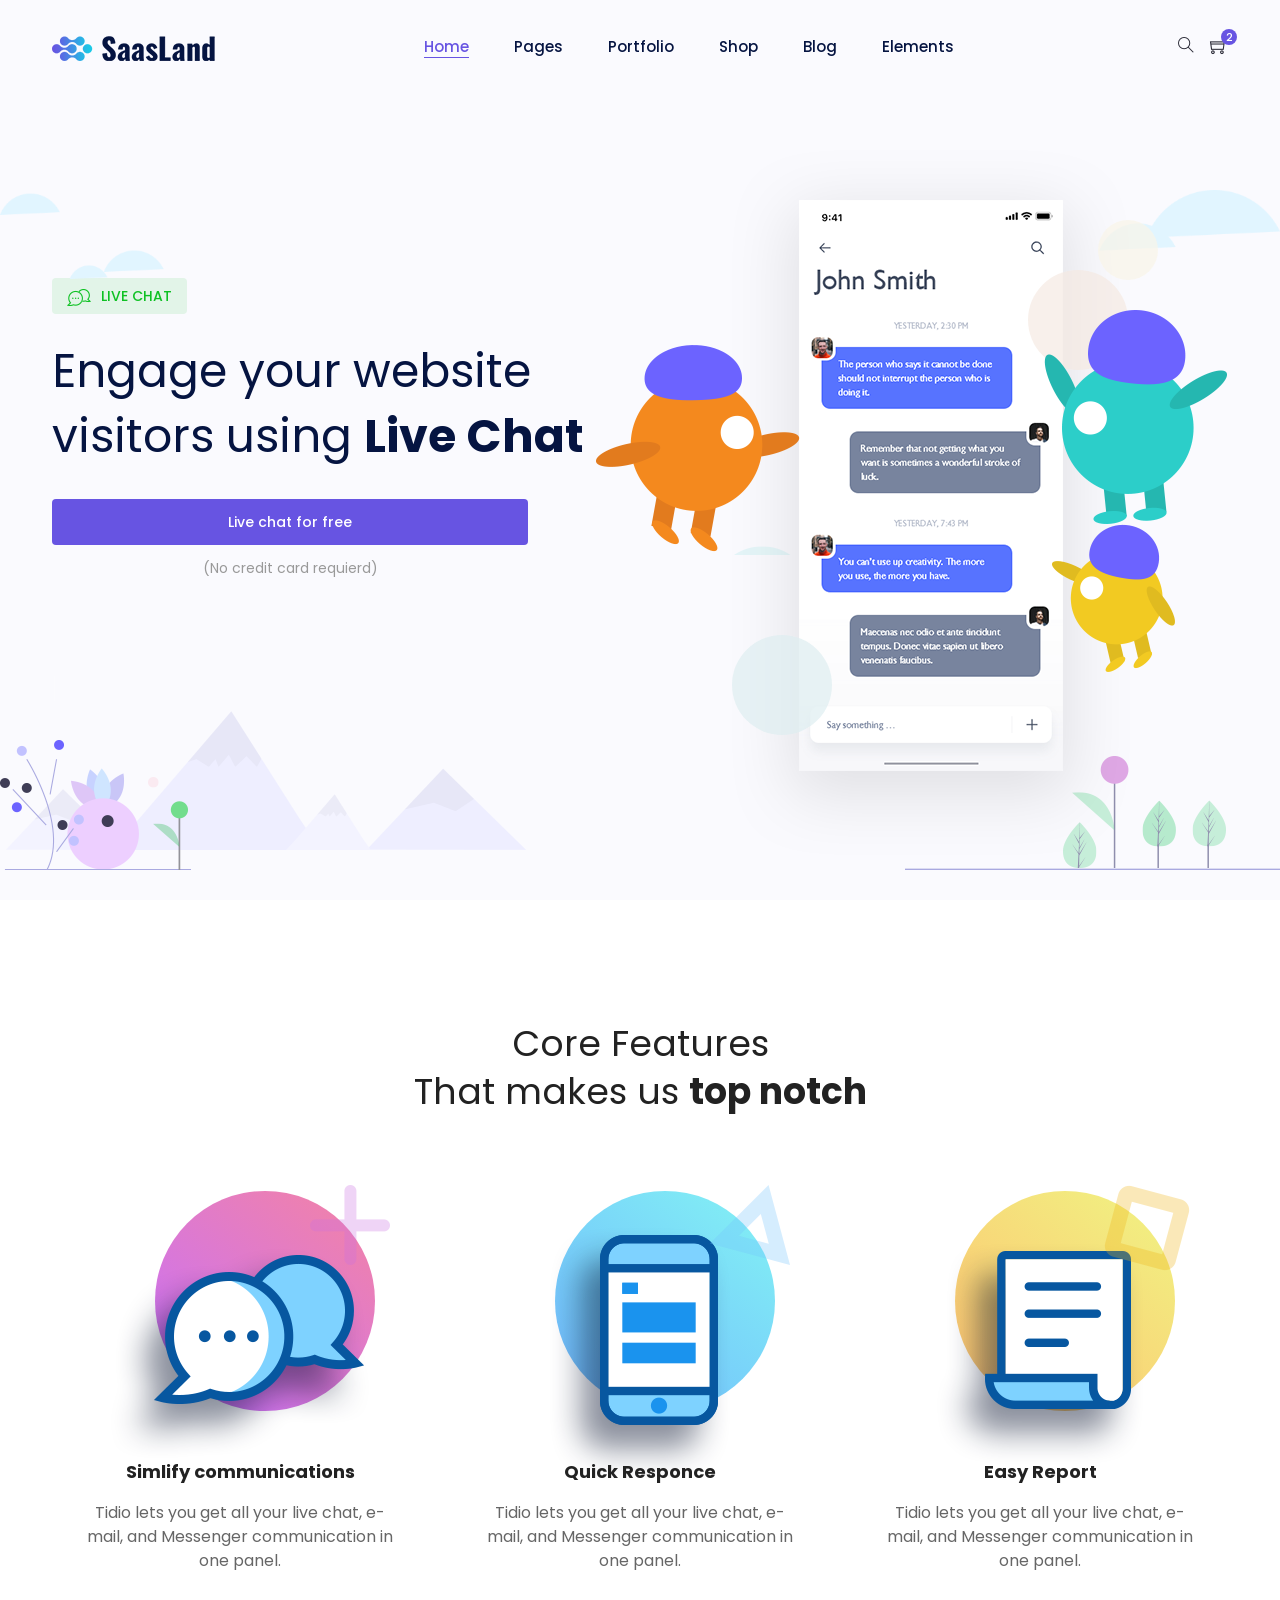
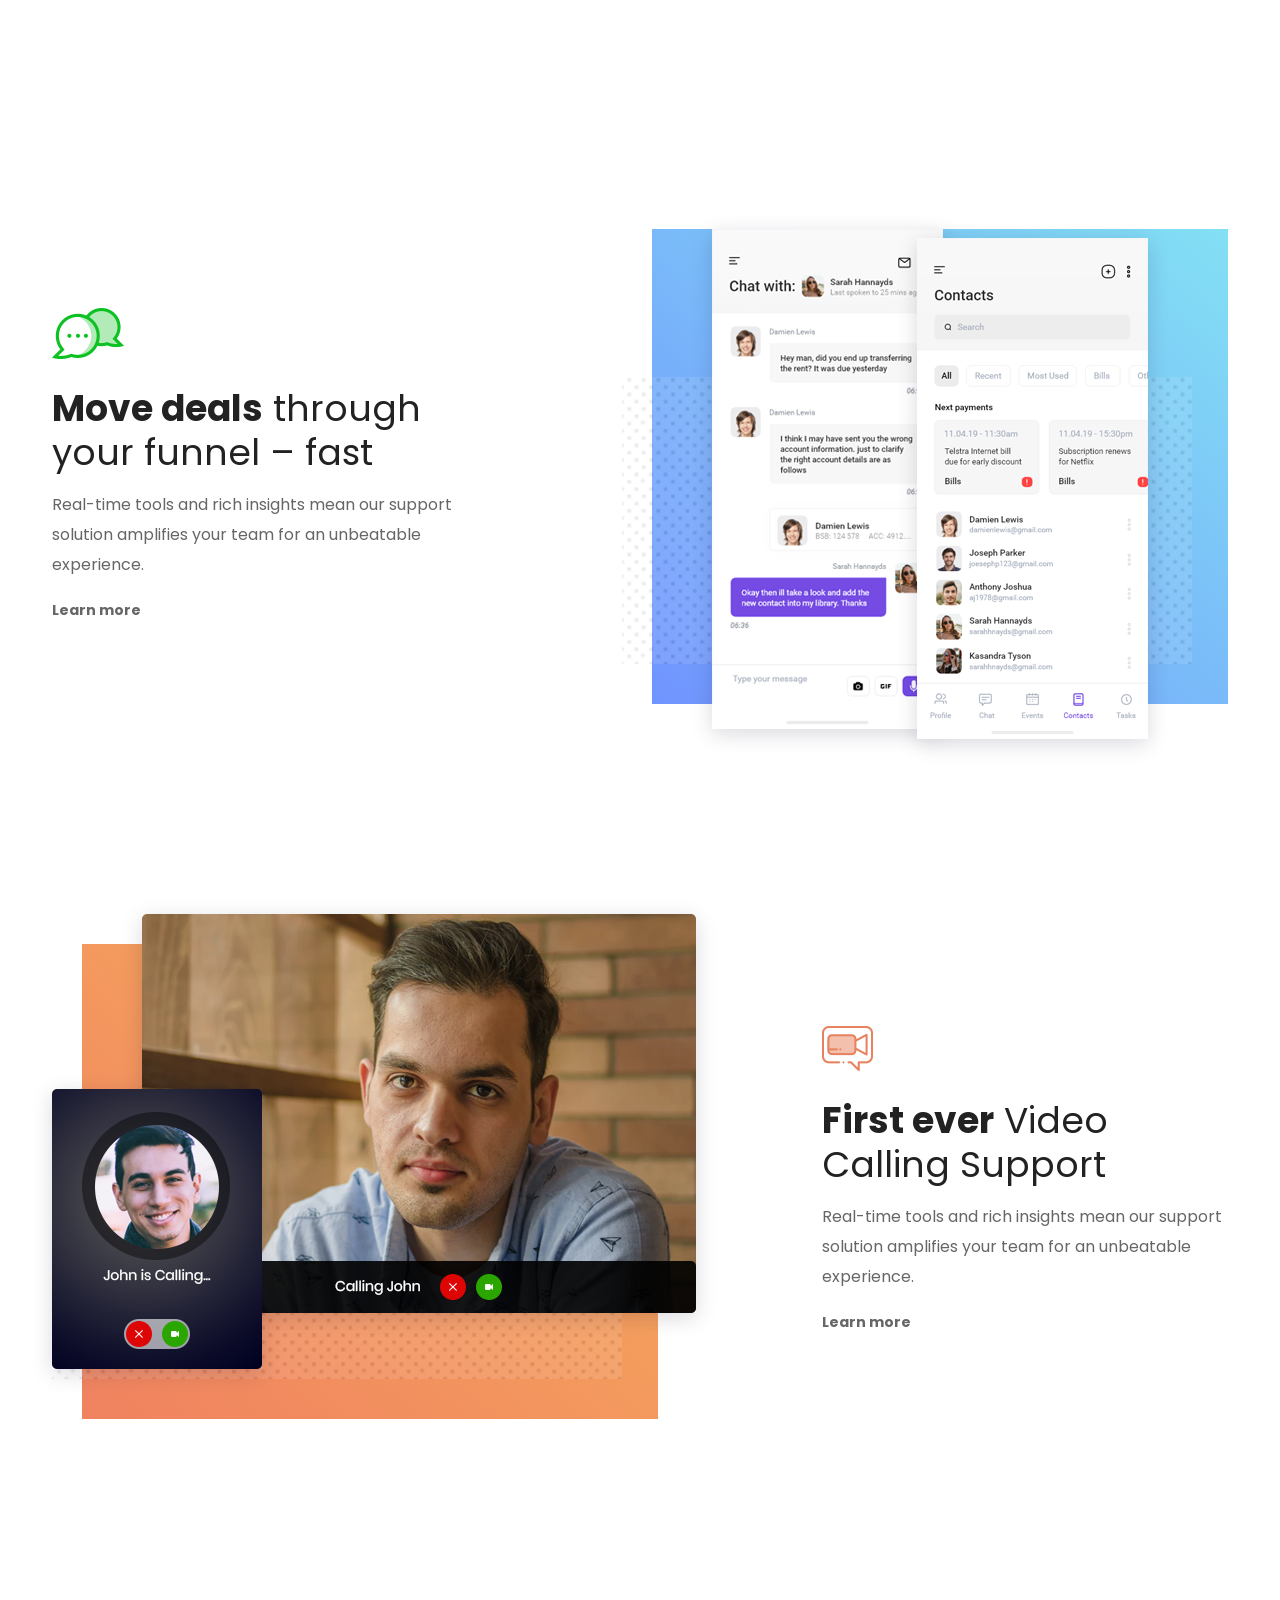
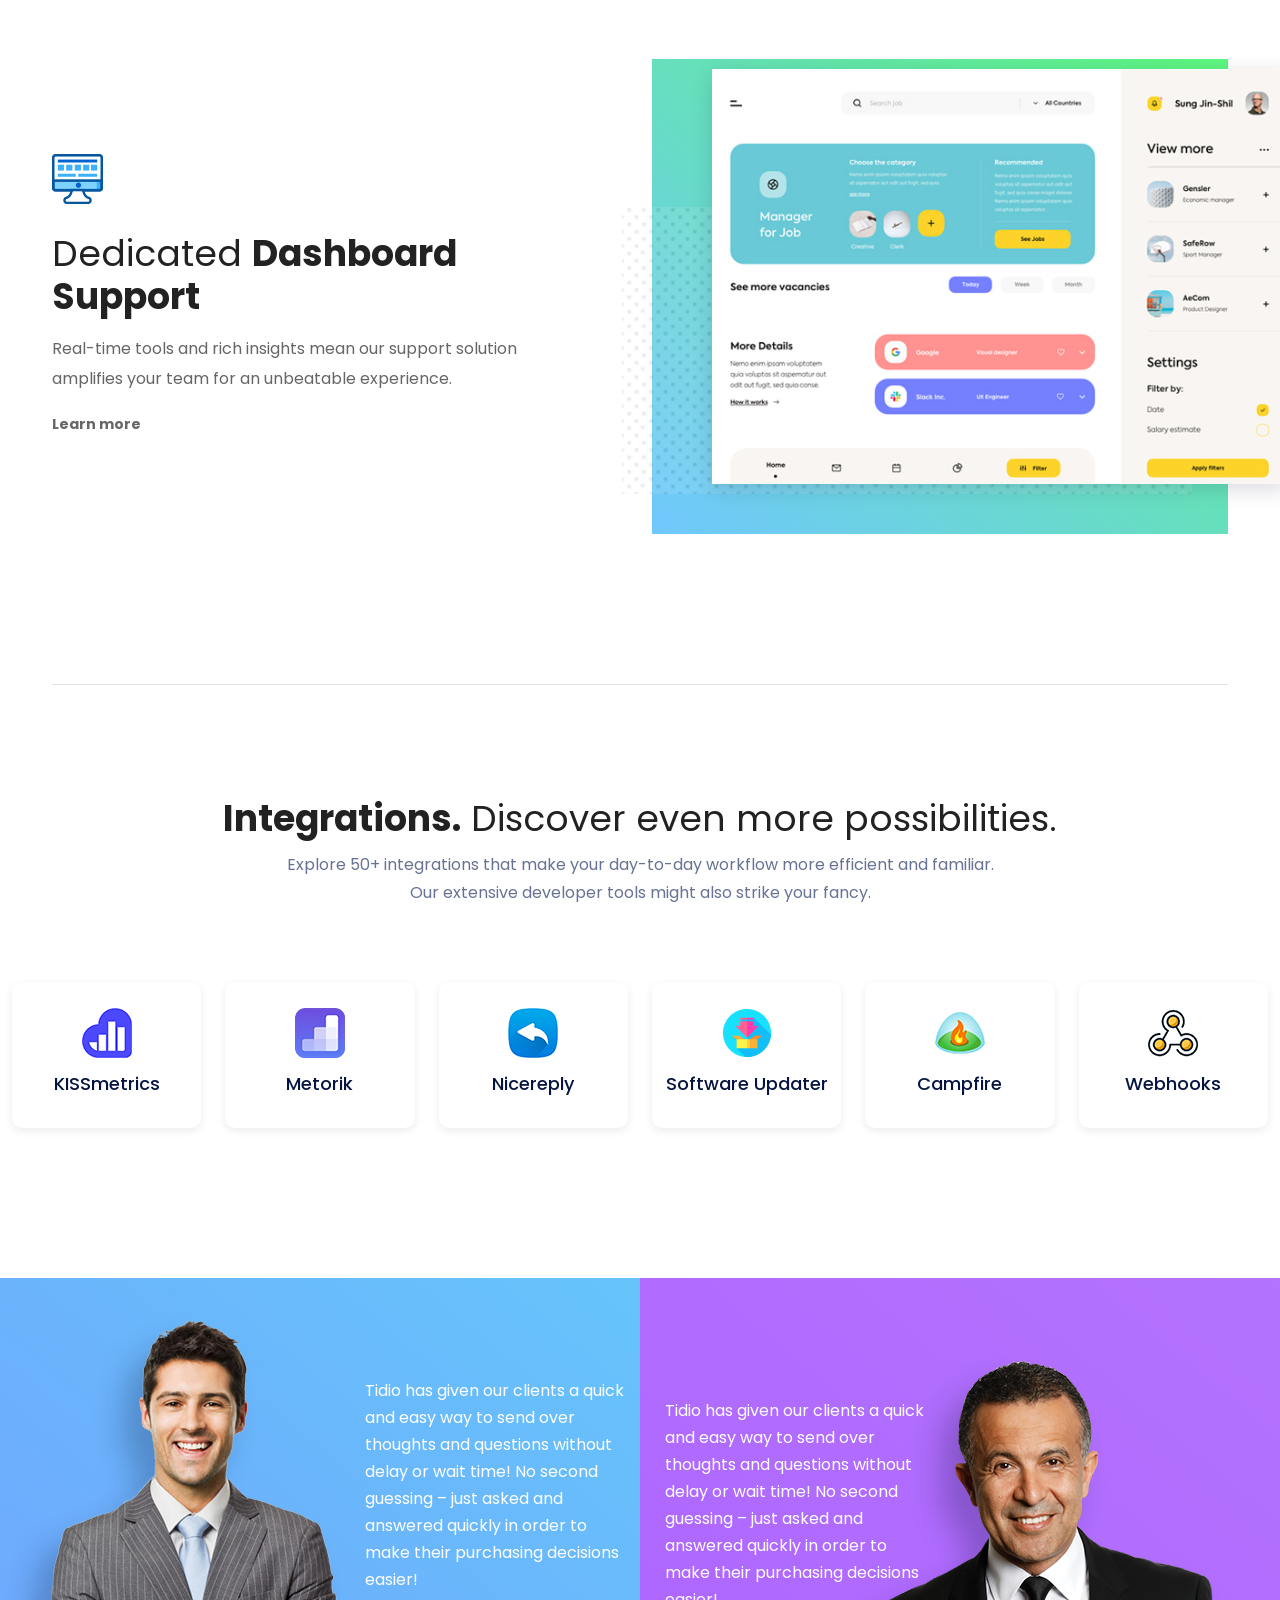
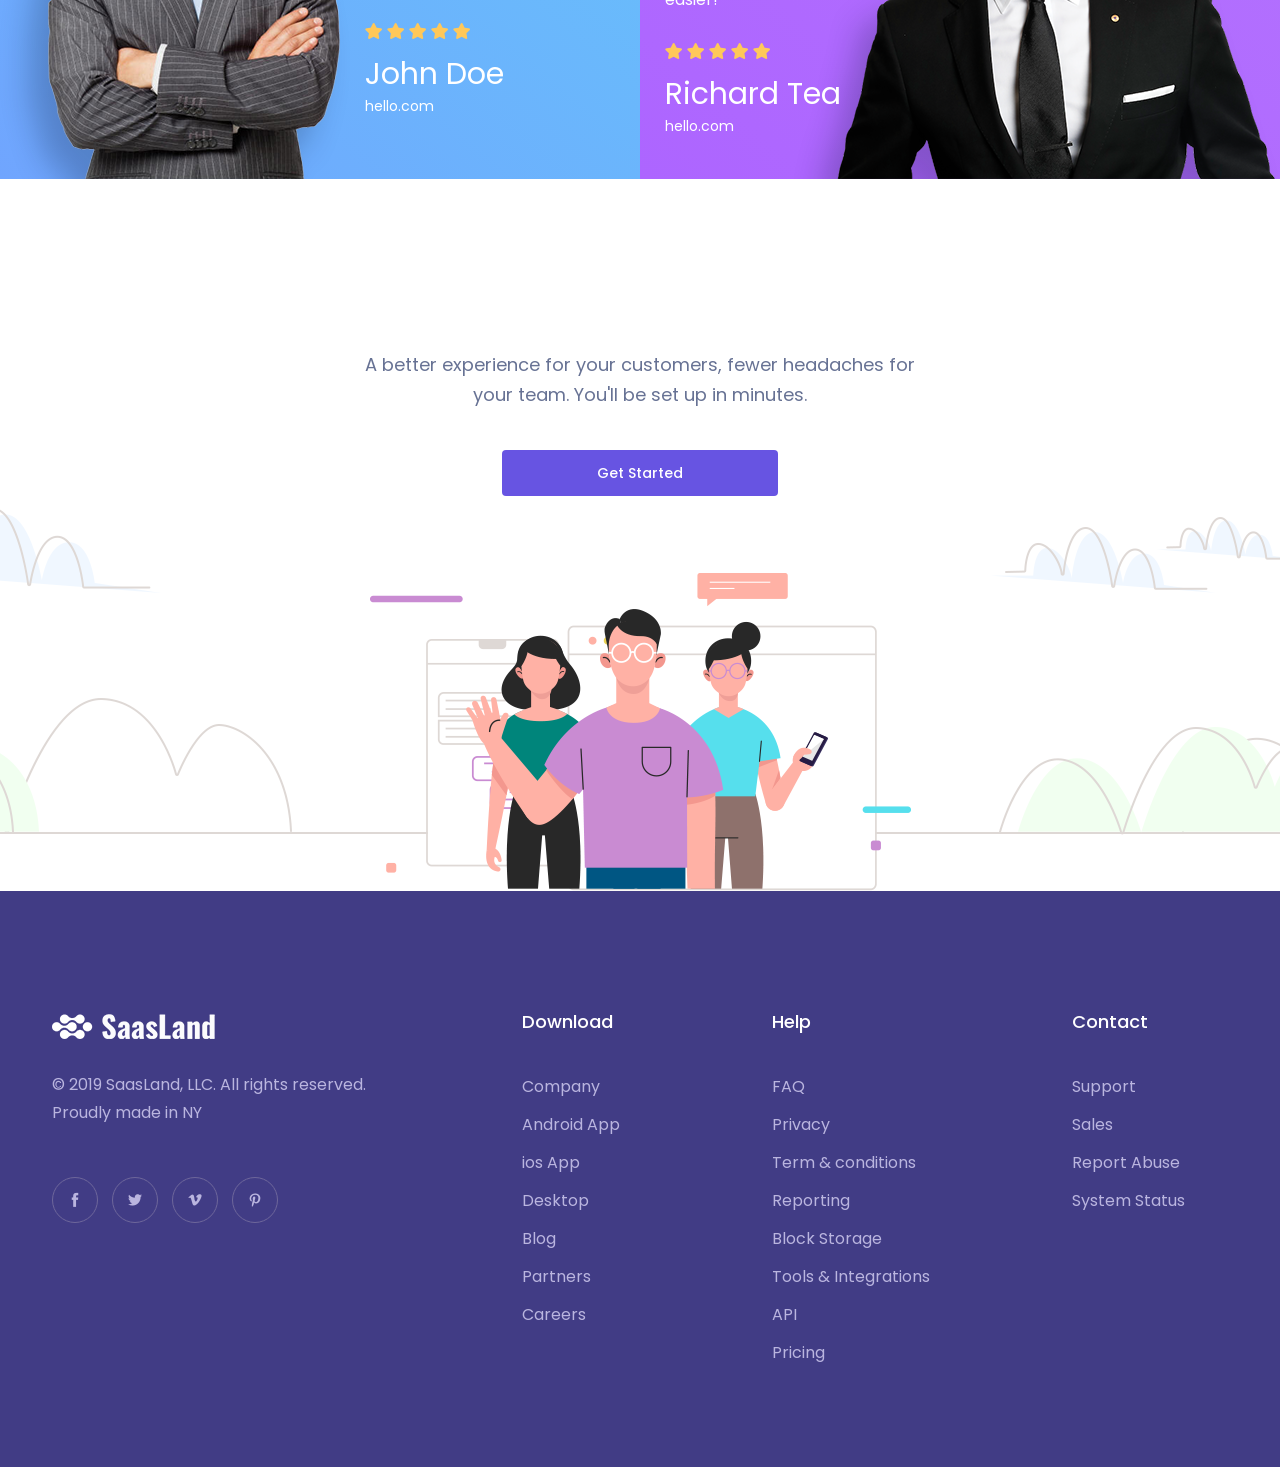
<file: www/apps/talky/index.html>
<!DOCTYPE html><html lang="en"><head>
    <!-- Required meta tags -->
    <meta charset="utf-8">
    <meta name="viewport" content="width=device-width, initial-scale=1, shrink-to-fit=no">
    <link rel="shortcut icon" href="images/favicon.png" type="image/x-icon">
    <title>Saasland</title>
    <!-- Bootstrap CSS -->
    <link rel="stylesheet" href="css/bootstrap.min.css">
    <!--icon font css-->
    <link rel="stylesheet" href="css/themify-icons.css">
    <link rel="stylesheet" href="css/simple-line-icons.css">
    <link rel="stylesheet" href="css/all.css">
    <link rel="stylesheet" href="css/flaticon.css">
    <link rel="stylesheet" href="css/animate.css">
    <link rel="stylesheet" href="css/owl.carousel.min.css">
    <link rel="stylesheet" href="css/animate.css">
    <link rel="stylesheet" href="css/magnific-popup.css">
    <link rel="stylesheet" href="css/style.css">
    <link rel="stylesheet" href="css/jquery.mCustomScrollbar.min.css">
    <link rel="stylesheet" href="css/style_1.css">
    <link rel="stylesheet" href="css/responsive.css">
</head>

<body>
    <div id="preloader">
        <div id="ctn-preloader" class="ctn-preloader">
            <div class="animation-preloader">
                <div class="spinner"></div>
                <div class="txt-loading">
                    <span data-text-preloader="S" class="letters-loading">
                        S
                    </span>
                    <span data-text-preloader="A" class="letters-loading">
                        A
                    </span>
                    <span data-text-preloader="A" class="letters-loading">
                        A
                    </span>
                    <span data-text-preloader="S" class="letters-loading">
                        S
                    </span>
                    <span data-text-preloader="L" class="letters-loading">
                        L
                    </span>
                    <span data-text-preloader="A" class="letters-loading">
                        A
                    </span>
                    <span data-text-preloader="N" class="letters-loading">
                        N
                    </span>
                    <span data-text-preloader="D" class="letters-loading">
                        D
                    </span>
                </div>
                <p class="text-center">Loading</p>
            </div>
            <div class="loader">
                <div class="row">
                    <div class="col-3 loader-section section-left">
                        <div class="bg"></div>
                    </div>
                    <div class="col-3 loader-section section-left">
                        <div class="bg"></div>
                    </div>
                    <div class="col-3 loader-section section-right">
                        <div class="bg"></div>
                    </div>
                    <div class="col-3 loader-section section-right">
                        <div class="bg"></div>
                    </div>
                </div>
            </div>
        </div>
    </div>
    <div class="body_wrapper">
        <header class="header_area">
            <nav class="navbar navbar-expand-lg menu_one">
                <div class="container">
                    <a class="navbar-brand" href="#"><img src="images/logo.png" srcset="images/logo2x.png 2x" alt="logo"></a>
                    <a class="btn_get btn_hover mobile_btn ml-auto" href="#get-app">Get Started</a>
                    <button class="navbar-toggler collapsed" type="button" data-bs-toggle="collapse" data-bs-target="#navbarSupportedContent" aria-controls="navbarSupportedContent" aria-expanded="false" aria-label="Toggle navigation">
                        <span class="menu_toggle">
                            <span class="hamburger">
                                <span></span>
                                <span></span>
                                <span></span>
                            </span>
                            <span class="hamburger-cross">
                                <span></span>
                                <span></span>
                            </span>
                        </span>
                    </button>

                    <div class="collapse navbar-collapse" id="navbarSupportedContent">
                        <ul class="navbar-nav m-auto menu">
                            <li class="nav-item dropdown submenu mega_menu mega_menu_two active">
                                <a class="nav-link dropdown-toggle" href="#" role="button" data-toggle="dropdown" aria-haspopup="true" aria-expanded="false">
                                    Home
                                </a>
                                <div class="mega_menu_inner">
                                    <ul class="dropdown-menu">
                                        <li class="nav-item">
                                            <ul class="dropdown-menu scroll">
                                                <li class="nav-item">
                                                    <a href="home-chat.html" class="item">
                                                        <span class="img">
                                                            <span class="rebon_tap">New</span>
                                                            <img src="images/home-chat.jpg" alt="Prototyping Tool">
                                                        </span>
                                                        <span class="text">
                                                            Home Chat
                                                        </span>
                                                    </a>
                                                </li>
                                                <li class="nav-item">
                                                    <a href="home-tracking.html" class="item">
                                                        <span class="img">
                                                            <span class="rebon_tap">New</span>
                                                            <img src="images/home-track.jpg" alt="Prototyping Tool">
                                                        </span>
                                                        <span class="text">
                                                            Home Tracking
                                                        </span>
                                                    </a>
                                                </li>
                                                <li class="nav-item">
                                                    <a href="home-event.html" class="item">
                                                        <span class="img">
                                                            <span class="rebon_tap">New</span>
                                                            <img src="images/home-event.jpg" alt="Prototyping Tool">
                                                        </span>
                                                        <span class="text">
                                                            Home Event
                                                        </span>
                                                    </a>
                                                </li>
                                                <li class="nav-item">
                                                    <a href="home-security.html" class="item">
                                                        <span class="img">
                                                            <span class="rebon_tap">New</span>
                                                            <img src="images/home-security.jpg" alt="Prototyping Tool">
                                                        </span>
                                                        <span class="text">
                                                            Home Security
                                                        </span>
                                                    </a>
                                                </li>
                                                <li class="nav-item">
                                                    <a href="home-split.html" class="item">
                                                        <span class="img">
                                                            <img src="images/home7.jpg" alt="Prototyping Tool">
                                                        </span>
                                                        <span class="text">
                                                            Home Split
                                                        </span>
                                                    </a>
                                                </li>
                                                <li class="nav-item">
                                                    <a href="home-support.html" class="item">
                                                        <span class="img">
                                                            <img src="images/support.jpg" alt="Prototyping Tool">
                                                        </span>
                                                        <span class="text">
                                                            Support
                                                        </span>
                                                    </a>
                                                </li>
                                                <li class="nav-item">
                                                    <a href="home-color.html" class="item">
                                                        <span class="img">
                                                            <img src="images/home-animation.jpg" alt="Prototyping Tool">
                                                        </span>
                                                        <span class="text">
                                                            Scroll Animation
                                                        </span>
                                                    </a>
                                                </li>
                                                <li class="nav-item">
                                                    <a href="home_analytics_software.html" class="item">
                                                        <span class="img">
                                                            <img src="images/analytices.jpg" alt="Prototyping Tool">
                                                        </span>
                                                        <span class="text">
                                                            Analytices
                                                        </span>
                                                    </a>
                                                </li>
                                                <li class="nav-item">
                                                    <a href="home-hosting.html" class="item">
                                                        <span class="img">
                                                            <img src="images/hosting.jpg" alt="Prototyping Tool">
                                                        </span>
                                                        <span class="text">
                                                            Hosting
                                                        </span>
                                                    </a>
                                                </li>
                                                <li class="nav-item">
                                                    <a href="home-pos.html" class="item">
                                                        <span class="img">
                                                            <img src="images/pos.jpg" alt="Prototyping Tool">
                                                        </span>
                                                        <span class="text">
                                                            POS
                                                        </span>
                                                    </a>
                                                </li>
                                                <li class="nav-item">
                                                    <a href="home-erp.html" class="item">
                                                        <span class="img">
                                                            <img src="images/erp.jpg" alt="Prototyping Tool">
                                                        </span>
                                                        <span class="text">
                                                            ERP
                                                        </span>
                                                    </a>
                                                </li>
                                                <li class="nav-item">
                                                    <a href="home-prototype-two.html" class="item">
                                                        <span class="img">
                                                            <img src="images/Prototyping_Tool.jpg" alt="Prototyping Tool">
                                                        </span>
                                                        <span class="text">
                                                            Prototyping Tool
                                                        </span>
                                                    </a>
                                                </li>
                                                <li class="nav-item">
                                                    <a href="home-payment-processing.html" class="item">
                                                        <span class="img">
                                                            <img src="images/home16.jpg" alt="home16">
                                                        </span>
                                                        <span class="text">
                                                            Payment Processing
                                                        </span>
                                                    </a>
                                                </li>
                                                <li class="nav-item">
                                                    <a href="home-mail.html" class="item">
                                                        <span class="img">
                                                            <img src="images/home9.jpg" alt="home9">
                                                        </span>
                                                        <span class="text">
                                                            Email Client
                                                        </span>
                                                    </a>
                                                </li>
                                                <li class="nav-item">
                                                    <a href="home-startup.html" class="item">
                                                        <span class="img">
                                                            <img src="images/home15.jpg" alt="home15">
                                                        </span>
                                                        <span class="text">
                                                            Startup
                                                        </span>
                                                    </a>
                                                </li>
                                                <li class="nav-item">
                                                    <a href="home-saas.html" class="item">
                                                        <span class="img">
                                                            <img src="images/home17.jpg" alt="Classic Saas">
                                                        </span>
                                                        <span class="text">
                                                            Classic Saas
                                                        </span>
                                                    </a>
                                                </li>
                                                <li class="nav-item">
                                                    <a href="home-software-dark.html" class="item">
                                                        <span class="img">
                                                            <img src="images/home13.jpg" alt="Software (Dark)">
                                                        </span>
                                                        <span class="text">
                                                            Software (Dark)
                                                        </span>
                                                    </a>
                                                </li>
                                                <li class="nav-item">
                                                    <a href="home-app-showcase.html" class="item">
                                                        <span class="img">
                                                            <img src="images/home14.jpg" alt="App Showcase">
                                                        </span>
                                                        <span class="text">
                                                            App Showcase
                                                        </span>
                                                    </a>
                                                </li>
                                                <li class="nav-item">
                                                    <a href="home-digital-marketing.html" class="item">
                                                        <span class="img">
                                                            <img src="images/home11.jpg" alt="Digital Marketing">
                                                        </span>
                                                        <span class="text">
                                                            Digital Marketing
                                                        </span>
                                                    </a>
                                                </li>
                                                <li class="nav-item">
                                                    <a href="home-cloud.html" class="item">
                                                        <span class="img">
                                                            <img src="images/home12.jpg" alt="Cloud Based Saas">
                                                        </span>
                                                        <span class="text">
                                                            Cloud Based Saas
                                                        </span>
                                                    </a>
                                                </li>
                                                <li class="nav-item">
                                                    <a href="home-hr-management.html" class="item">
                                                        <span class="img">
                                                            <img src="images/home4.jpg" alt="HR Management">
                                                        </span>
                                                        <span class="text">
                                                            HR Management
                                                        </span>
                                                    </a>
                                                </li>
                                                <li class="nav-item">
                                                    <a href="home-marketing-two.html" class="item">
                                                        <span class="img">
                                                            <img src="images/home3.jpg" alt="CRM Software">
                                                        </span>
                                                        <span class="text">
                                                            CRM Software
                                                        </span>
                                                    </a>
                                                </li>
                                                <li class="nav-item">
                                                    <a href="home-payment-style2.html" class="item">
                                                        <span class="img">
                                                            <img src="images/home1.jpg" alt="Accounts &amp; Billing">
                                                        </span>
                                                        <span class="text">
                                                            Accounts &amp; Billing
                                                        </span>
                                                    </a>
                                                </li>
                                                <li class="nav-item">
                                                    <a href="home-digital-marketing-two.html" class="item">
                                                        <span class="img">
                                                            <img src="images/home5.jpg" alt="Digital Agency">
                                                        </span>
                                                        <span class="text">
                                                            Digital Agency
                                                        </span>
                                                    </a>
                                                </li>
                                                <li class="nav-item">
                                                    <a href="home-project-management.html" class="item">
                                                        <span class="img">
                                                            <img src="images/home8.jpg" alt="Project Management">
                                                        </span>
                                                        <span class="text">
                                                            Project Management
                                                        </span>
                                                    </a>
                                                </li>
                                                <li class="nav-item">
                                                    <a href="home-saas-two.html" class="item">
                                                        <span class="img">
                                                            <img src="images/saas2-slider.png" alt="Saas 02 (Slider)">
                                                        </span>
                                                        <span class="text">
                                                            Saas 02 (Slider)
                                                        </span>
                                                    </a>
                                                </li>
                                                <li class="nav-item">
                                                    <a href="home-company.html" class="item">
                                                        <span class="img">
                                                            <img src="images/home2.jpg" alt="home2">
                                                        </span>
                                                        <span class="text">
                                                            Company
                                                        </span>
                                                    </a>
                                                </li>
                                            </ul>
                                        </li>
                                    </ul>
                                </div>
                            </li>
                            <li class="dropdown submenu nav-item"><a title="Pages" class="dropdown-toggle nav-link" data-toggle="dropdown" role="button" aria-haspopup="true" aria-expanded="false" href="#">Pages</a>
                                <ul role="menu" class=" dropdown-menu">
                                    <li class="dropdown submenu nav-item"><a title="Service" class="dropdown-toggle nav-link" data-toggle="dropdown" role="button" aria-haspopup="true" aria-expanded="false" href="#">Service <span class="arrow_carrot-right"></span> </a>
                                        <ul class=" dropdown-menu">
                                            <li class="nav-item"><a title="Service 01" class="nav-link" href="service-1.html">Service 01</a></li>
                                            <li class="nav-item"><a title="Service 02" class="nav-link" href="service-2.html">Service 02</a></li>
                                            <li class="nav-item"><a title="Service 03" class="nav-link" href="service-3.html">Service 03</a></li>
                                            <li class="nav-item"><a title="Service Details" class="nav-link" href="service-details.html">Service Details</a></li>
                                        </ul>
                                    </li>

                                    <li class="dropdown submenu nav-item"><a title="Career" class="dropdown-toggle nav-link" data-toggle="dropdown" role="button" aria-haspopup="true" aria-expanded="false" href="#">Career <span class="arrow_carrot-right"></span> </a>
                                        <ul class=" dropdown-menu">
                                            <li class="nav-item"><a title="Job Listing" class="nav-link" href="job-listing.html">Job Listing</a></li>
                                            <li class="nav-item"><a title="Job Details" class="nav-link" href="job-details.html">Job Details</a></li>
                                            <li class="nav-item"><a title="Apply Job" class="nav-link" href="job-apply.html">Apply Job</a></li>
                                        </ul>
                                    </li>
                                    <li class="nav-item"><a title="About" class="nav-link" href="about.html">About</a>
                                    </li>
                                    <li class="nav-item"><a title="Process" class="nav-link" href="process.html">Process</a></li>
                                    <li class="nav-item"><a title="Pricing" class="nav-link" href="price.html">Pricing</a></li>
                                    <li class="dropdown submenu nav-item"><a title="Case Study" class="dropdown-toggle nav-link" data-toggle="dropdown" role="button" aria-haspopup="true" aria-expanded="false" href="#">Case Study<span class="arrow_carrot-right"></span> </a>
                                        <ul class=" dropdown-menu">
                                            <li class="nav-item"><a title="Case Study" class="nav-link" href="case-study.html">Case Study</a></li>
                                            <li class="nav-item"><a title="Case study Details" class="nav-link" href="case-study-details.html">Case Study Details</a></li>
                                        </ul>
                                    </li>
                                    <li class="nav-item"><a title="Team" class="nav-link" href="team.html">Team</a></li>
                                    <li class="dropdown submenu nav-item"><a title="Sign Up" class="dropdown-toggle nav-link" data-toggle="dropdown" role="button" aria-haspopup="true" aria-expanded="false" href="#">Sign Up <span class="arrow_carrot-right"></span> </a>
                                        <ul class=" dropdown-menu">
                                            <li class="nav-item"><a title="Sign Up 01" class="nav-link" href="sign-up-1.html">Sign Up 01</a></li>
                                            <li class="nav-item"><a title="Sign Up 02" class="nav-link" href="sign-up-2.html">Sign Up 02</a></li>
                                        </ul>
                                    </li>
                                    <li class="dropdown submenu nav-item"><a title="Login" class="dropdown-toggle nav-link" data-toggle="dropdown" role="button" aria-haspopup="true" aria-expanded="false" href="#">Login<span class="arrow_carrot-right"></span> </a>
                                        <ul class=" dropdown-menu">
                                            <li class="nav-item"><a title="Login 01" class="nav-link" href="login.html">Login 01</a></li>
                                            <li class="nav-item"><a title="Login 02" class="nav-link" href="login-two.html">Login 02</a></li>
                                        </ul>
                                    </li>
                                    <li class="nav-item"><a title="FAQ" class="nav-link" href="faq.html">FAQ</a></li>
                                    <li class="dropdown submenu nav-item"><a title="Contact" class="dropdown-toggle nav-link" data-toggle="dropdown" role="button" aria-haspopup="true" aria-expanded="false" href="#">Contact <span class="arrow_carrot-right"></span> </a>
                                        <ul role="menu" class="dropdown-menu">
                                            <li class="nav-item"><a title="Contact 01" class="nav-link" href="contact-1.html">Contact 01</a></li>
                                            <li class="nav-item"><a title="Contact  02" class="nav-link" href="contact-2.html">Contact 02</a></li>
                                        </ul>
                                    </li>
                                    <li class="nav-item"><a title="Thank You" class="nav-link" href="thanks.html">Thank
                                            You</a></li>
                                    <li class="nav-item"><a title="Coming Soon" class="nav-link" href="coming-soon.html">Coming Soon</a></li>
                                    <li class="dropdown submenu nav-item"><a title="404" class="dropdown-toggle nav-link" data-toggle="dropdown" role="button" aria-haspopup="true" aria-expanded="false" href="#">404<span class="arrow_carrot-right"></span> </a>
                                        <ul class=" dropdown-menu">
                                            <li class="nav-item"><a title="404 01" class="nav-link" href="404.html">404
                                                    01</a></li>
                                            <li class="nav-item"><a title="404 02" class="nav-link" href="404-two.html">404 02</a></li>
                                        </ul>
                                    </li>
                                </ul>
                            </li>
                            <li class="nav-item dropdown submenu mega_menu">
                                <a class="nav-link dropdown-toggle" href="#" role="button" data-toggle="dropdown" aria-haspopup="true" aria-expanded="false">
                                    Portfolio
                                </a>
                                <div class="mega_menu_inner">
                                    <ul class="dropdown-menu">
                                        <li class="nav-item">
                                            <a href="index.html" class="nav-link">Portfolio Grid</a>
                                            <ul class="dropdown-menu">
                                                <li class="nav-item"><a href="portfolio-grid-2col.html" class="nav-link">Style 1 (2 columns)</a></li>
                                                <li class="nav-item"><a href="portfolio-grid-3columns.html" class="nav-link">Style 1 (3 columns)</a></li>
                                                <li class="nav-item"><a href="portfolio-grid-4columns.html" class="nav-link">Style 1 (4 columns)</a></li>
                                                <li class="nav-item"><a href="portfolio-grid-2col-2.html" class="nav-link">Style 2 (2 columns)</a></li>
                                                <li class="nav-item"><a href="portfolio-grid-2col-3.html" class="nav-link">Style 2 (3 columns)</a></li>
                                                <li class="nav-item"><a href="portfolio-grid-2col-4.html" class="nav-link">Style 2 (4 columns)</a></li>
                                            </ul>
                                        </li>
                                        <li class="nav-item">
                                            <a href="index.html" class="nav-link">Portfolio Fluid</a>
                                            <ul class="dropdown-menu">
                                                <li class="nav-item"><a href="portfolio-fullwidth-3columns.html" class="nav-link">Style 1 (3 columns)</a></li>
                                                <li class="nav-item"><a href="portfolio-fullwidth-4columns.html" class="nav-link">Style 1 (4 columns)</a></li>
                                                <li class="nav-item"><a href="portfolio-grid-fullwidth1.html" class="nav-link">Style 2 (3 columns)</a></li>
                                                <li class="nav-item"><a href="portfolio-grid-fullwidth2.html" class="nav-link">Style 2 (4 columns)</a></li>
                                            </ul>
                                        </li>
                                        <li class="nav-item">
                                            <a href="index.html" class="nav-link">Portfolio Masonry</a>
                                            <ul class="dropdown-menu">
                                                <li class="nav-item"><a href="portfolio-mas-2col.html" class="nav-link">Style 1 (2 columns)</a></li>
                                                <li class="nav-item"><a href="portfolio-mas-3col.html" class="nav-link">Style 1 (3 columns)</a></li>
                                                <li class="nav-item"><a href="portfolio-mas-4col.html" class="nav-link">Style 1 (4 columns)</a></li>
                                                <li class="nav-item"><a href="portfolio-mas-3col-2.html" class="nav-link">Style 2 (3 columns)</a></li>
                                                <li class="nav-item"><a href="portfolio-mas-4col-2.html" class="nav-link">Style 2 (4 columns)</a></li>
                                            </ul>
                                        </li>
                                        <li class="nav-item">
                                            <a href="index.html" class="nav-link">Project details</a>
                                            <ul class="dropdown-menu">
                                                <li class="nav-item"><a href="portfolio-details-1.html" class="nav-link">Style 1</a></li>
                                                <li class="nav-item"><a href="portfolio-details-2.html" class="nav-link">Style 2</a></li>
                                                <li class="nav-item"><a href="portfolio-details-3.html" class="nav-link">Style 3</a></li>
                                            </ul>
                                        </li>
                                    </ul>
                                </div>
                            </li>
                            <li class="nav-item dropdown submenu">
                                <a class="nav-link dropdown-toggle" href="#" role="button" data-toggle="dropdown" aria-haspopup="true" aria-expanded="false">
                                    Shop
                                </a>
                                <ul class="dropdown-menu">
                                    <li class="nav-item"><a href="shop-grid.html" class="nav-link">Shop Grid</a></li>
                                    <li class="nav-item"><a href="shop-grid-left-sidebar.html" class="nav-link">Shop
                                            Grid Sidebar</a></li>
                                    <li class="nav-item"><a href="shop-list.html" class="nav-link">Shop list</a></li>
                                    <li class="nav-item"><a href="product-details-1.html" class="nav-link">Product
                                            detail</a></li>
                                    <li class="nav-item"><a href="shoping-cart.html" class="nav-link">Shopping cart</a>
                                    </li>
                                    <li class="nav-item"><a href="checkout.html" class="nav-link">Checkout</a></li>
                                    <li class="nav-item"><a href="wishlist.html" class="nav-link">Wishlist</a></li>
                                </ul>
                            </li>
                            <li class="nav-item dropdown submenu">
                                <a class="nav-link dropdown-toggle" href="#" role="button" data-toggle="dropdown" aria-haspopup="true" aria-expanded="false">
                                    Blog
                                </a>
                                <ul class="dropdown-menu">
                                    <li class="nav-item"><a href="blog-grid.html" class="nav-link">Blog Grid</a></li>
                                    <li class="nav-item"><a href="blog-grid-two.html" class="nav-link">Blog Grid Two</a>
                                    </li>
                                    <li class="nav-item"><a href="blog-list.html" class="nav-link">Blog List</a></li>
                                    <li class="nav-item"><a href="blog-right-sidebar.html" class="nav-link">Blog Right
                                            Sidebar</a></li>
                                    <li class="nav-item"><a href="blog-masonry.html" class="nav-link">Blog Masonry</a>
                                    </li>
                                    <li class="nav-item"><a href="blog-masonry-two.html" class="nav-link">Blog Masonry
                                            Two</a></li>
                                    <li class="nav-item"><a href="blog-masonry-sidebar.html" class="nav-link">Blog
                                            Masonry Sidebar</a></li>
                                    <li class="nav-item"><a href="blog-masonry-sidebar-two.html" class="nav-link">Blog
                                            Masonry Sidebar Two</a></li>
                                    <li class="nav-item"><a href="blog-single.html" class="nav-link">Blog Single</a>
                                    </li>
                                    <li class="nav-item"><a href="blog-single-two.html" class="nav-link">Blog Single
                                            Two</a></li>
                                </ul>
                            </li>
                            <li class="nav-item dropdown submenu mega_menu">
                                <a class="nav-link dropdown-toggle" href="#" role="button" data-toggle="dropdown" aria-haspopup="true" aria-expanded="false">
                                    Elements
                                </a>
                                <div class="mega_menu_inner">
                                    <ul class="dropdown-menu">
                                        <li class="nav-item">
                                            <a class="nav-link">Elements 01</a>
                                            <ul class="dropdown-menu">
                                                <li class="nav-item"><a href="Accordion.html" class="nav-link">Accordions</a></li>
                                                <li class="nav-item"><a href="button.html" class="nav-link">Buttons</a>
                                                </li>
                                                <li class="nav-item"><a href="team.html" class="nav-link">Team</a></li>
                                                <li class="nav-item"><a href="integration.html" class="nav-link">Integration</a></li>
                                                <li class="nav-item"><a href="client.html" class="nav-link">Clients</a>
                                                </li>
                                                <li class="nav-item"><a href="subscribe.html" class="nav-link">Subscribe</a></li>
                                                <li class="nav-item"><a href="call-to-action.html" class="nav-link">Call
                                                        to Action</a></li>
                                                <li class="nav-item"><a href="tab.html" class="nav-link">Tab</a></li>
                                            </ul>
                                        </li>

                                        <li class="nav-item">
                                            <a class="nav-link">Elements 02</a>
                                            <ul class="dropdown-menu">
                                                <li class="nav-item"><a href="testimonial.html" class="nav-link">Testimonials</a></li>
                                                <li class="nav-item"><a href="video.html" class="nav-link">Video</a>
                                                </li>
                                                <li class="nav-item"><a href="carosuel.html" class="nav-link">Carosuel</a></li>
                                                <li class="nav-item"><a href="google-map.html" class="nav-link">Google
                                                        Map</a></li>
                                                <li class="nav-item"><a href="contact-form.html" class="nav-link">Contact Form</a></li>
                                                <li class="nav-item"><a href="process.html" class="nav-link">Process</a>
                                                </li>
                                                <li class="nav-item"><a href="getapp.html" class="nav-link">Get App</a>
                                                </li>
                                            </ul>
                                        </li>
                                        <li class="nav-item">
                                            <a class="nav-link">Elements 03</a>
                                            <ul class="dropdown-menu">
                                                <li class="nav-item"><a href="heading.html" class="nav-link">Heading</a>
                                                </li>
                                                <li class="nav-item"><a href="blockquote.html" class="nav-link">Blockquote</a></li>
                                                <li class="nav-item"><a href="price.html" class="nav-link">Pricing
                                                        Table</a></li>
                                                <li class="nav-item"><a href="fun-fact.html" class="nav-link">Fun
                                                        Fact</a></li>
                                                <li class="nav-item"><a href="coming-soon.html" class="nav-link">Countdown Timer</a></li>
                                                <li class="nav-item"><a href="pagination.html" class="nav-link">Pagination</a></li>
                                            </ul>
                                        </li>
                                        <li class="nav-item">
                                            <a class="nav-link">
                                                Headers
                                            </a>
                                            <ul class="dropdown-menu">
                                                <li class="nav-item"><a href="header-dark.html" class="nav-link">Header
                                                        Dark</a></li>
                                                <li class="nav-item"><a href="header-style2.html" class="nav-link">Header Style 2</a></li>
                                                <li class="nav-item"><a href="header-style3.html" class="nav-link">Header Style 3</a></li>
                                                <li class="nav-item"><a href="header-style4.html" class="nav-link">Header Style 4</a></li>
                                                <li class="nav-item"><a href="header-style5.html" class="nav-link">Header Style 5</a></li>
                                                <li class="nav-item"><a href="header-style6.html" class="nav-link">Header Style 6</a></li>
                                                <li class="nav-item"><a href="header-style7.html" class="nav-link">Header Style 7</a></li>
                                                <li class="nav-item"><a href="header-style8.html" class="nav-link">Header Style 8</a></li>
                                            </ul>
                                        </li>
                                    </ul>
                                </div>
                            </li>
                        </ul>
                    </div>
                    <div class="alter_nav">
                        <ul class="navbar-nav search_cart menu">
                            <li class="nav-item search"><a class="nav-link search-btn" href="javascript:void(0);"><i class="ti-search"></i></a></li>
                            <li class="nav-item shpping-cart dropdown submenu">
                                <a class="cart-btn nav-link dropdown-toggle" href="#" role="button" data-toggle="dropdown" aria-haspopup="true" aria-expanded="false"> <i class="ti-shopping-cart"></i><span class="num">2</span></a>
                                <ul class="dropdown-menu">
                                    <li class="cart-single-item clearfix">
                                        <div class="cart-img">
                                            <img src="images/cart1.jpg" alt="styler">
                                        </div>
                                        <div class="cart-content text-left">
                                            <p class="cart-title"><a href="#">Pale pink and black buttoned dress</a></p>
                                            <p><del>$400.00</del> - $350.00</p>
                                        </div>
                                        <div class="cart-remove">
                                            <a href="#" class="action"><span class="ti-close"></span></a>
                                        </div>
                                    </li>
                                    <li class="cart-single-item clearfix">
                                        <div class="cart-img">
                                            <img src="images/cart2.jpg" alt="styler">
                                        </div>
                                        <div class="cart-content text-left">
                                            <p class="cart-title"><a href="#">Vera bradley lug- gage large duffel</a>
                                            </p>
                                            <p>$350.00</p>
                                        </div>
                                        <div class="cart-remove">
                                            <a href="#" class="action"><span class="ti-close"></span></a>
                                        </div>
                                    </li>
                                    <li class="cart_f">
                                        <div class="cart-pricing">
                                            <p class="total">Subtotal :<span class="p-total text-end">$358.00</span>
                                            </p>
                                        </div>
                                        <div class="cart-button text-center">
                                            <button class="btn btn-cart get_btn pink">View Cart</button>
                                            <button class="btn btn-cart get_btn dark">Checkout</button>
                                        </div>
                                    </li>
                                </ul>
                            </li>
                        </ul>
                    </div>
                </div>
            </nav>
        </header>

        <section class="chat_banner_area">
            <img class="p_absoulte cloud" data-parallax="{" x":="" 0,="" "y":="" 150}"="" src="images/cloud.png" alt="">
            <img class="p_absoulte left wow fadeInLeft" data-wow-delay="0.2s" src="images/left_leaf.png" alt="">
            <img class="p_absoulte right wow fadeInRight" data-wow-delay="0.3s" src="images/right_leaf.png" alt="">
            <div class="container">
                <div class="row">
                    <div class="col-lg-6">
                        <div class="chat_banner_content">
                            <div class="c_tag wow fadeInUp"><img src="images/live_chat.png" alt=""> Live chat
                            </div>
                            <h2 class="wow fadeInUp" data-wow-delay="0.2s">Engage your website visitors using
                                <strong>Live Chat</strong>
                            </h2>
                            <div class="text-center pr_100 wow fadeInUp" data-wow-delay="0.4s">
                                <a href="#" class="chat_btn btn_hover">Live chat for free</a>
                                <span>(No credit card requierd)</span>
                            </div>
                        </div>
                    </div>
                    <div class="col-lg-4 offset-lg-2">
                        <div class="chat_img">
                            <img class="p_absoulte p_one" src="images/panguin_img_one.png" alt="">
                            <img class="p_absoulte p_two" src="images/panguin_img_two.png" alt="">
                            <img class="p_absoulte p_three" src="images/panguin_img_three.png" alt="">
                            <div class="round one"></div>
                            <div class="round two"></div>
                            <div class="round three"></div>
                            <img class="wow fadeInUp" data-wow-delay="0.2s" src="images/Messages.png" alt="chat-img">
                        </div>

                    </div>
                </div>
            </div>
        </section>
        <section class="chat_core_features_area sec_pad">
            <div class="container">
                <div class="hosting_title chat_title text-center">
                    <h2 class="wow fadeInUp" data-wow-delay="0.2s">Core Features<br> That makes us <span>top
                            notch</span></h2>
                </div>
                <div class="row">
                    <div class="col-lg-4 col-md-6">
                        <div class="chat_features_item wow fadeInUp">
                            <div class="round">
                                <div class="round_circle"></div>
                                <img class="top_img p_absoulte" src="images/pluse.png" alt="">
                                <img src="images/chat.png" alt="">
                            </div>
                            <a href="#">
                                <h4>Simlify communications</h4>
                            </a>
                            <p>Tidio lets you get all your live chat, e-mail, and Messenger communication in one panel.
                            </p>
                        </div>
                    </div>
                    <div class="col-lg-4 col-md-6">
                        <div class="chat_features_item wow fadeInUp" data-wow-delay="0.2s">
                            <div class="round">
                                <div class="round_circle two"></div>
                                <img class="top_img p_absoulte" src="images/triangle.png" alt="">
                                <img src="images/mobile.png" alt="">
                            </div>
                            <a href="#">
                                <h4>Quick Responce</h4>
                            </a>
                            <p>Tidio lets you get all your live chat, e-mail, and Messenger communication in one panel.
                            </p>
                        </div>
                    </div>
                    <div class="col-lg-4 col-md-6">
                        <div class="chat_features_item wow fadeInUp" data-wow-delay="0.4s">
                            <div class="round">
                                <div class="round_circle three"></div>
                                <img class="top_img p_absoulte" src="images/box.png" alt="">
                                <img src="images/book.png" alt="">
                            </div>
                            <a href="#">
                                <h4>Easy Report</h4>
                            </a>
                            <p>Tidio lets you get all your live chat, e-mail, and Messenger communication in one panel.
                            </p>
                        </div>
                    </div>
                </div>
            </div>
        </section>
        <section class="chat_features_area">
            <div class="container">
                <div class="row flex-row-reverse align-items-center">
                    <div class="col-lg-6 offset-lg-1">
                        <div class="chat_features_img chat_features_img_one">
                            <img class="p_absoulte dot_bg" src="images/dot.png" alt="">
                            <img class="chat_one" data-parallax="{" x":="" 0,="" "y":="" 80}"="" src="images/chat_02.png" alt="">
                            <img class="p_absoulte chat_two" data-parallax="{" x":="" 0,="" "y":="" -80}"="" src="images/chat_01.png" alt="">
                        </div>
                    </div>
                    <div class="col-lg-5">
                        <div class="chat_features_content pr_70">
                            <img src="images/chat_icon.png" alt="">
                            <h2><span>Move deals</span> through your funnel – fast</h2>
                            <p>Real-time tools and rich insights mean our support solution amplifies your team for an
                                unbeatable experience.</p>
                            <a href="#">Learn more</a>
                        </div>
                    </div>
                </div>
            </div>
        </section>
        <section class="chat_features_area">
            <div class="container">
                <div class="row align-items-center">
                    <div class="col-lg-6">
                        <div class="chat_features_img chat_features_img_two">
                            <img class="p_absoulte dot_bg" src="images/dot.png" alt="">
                            <img class="chat_one" data-parallax="{" x":="" 20,="" "y":="" -40}"="" src="images/skyp_1.png" alt="">
                            <img data-parallax="{" x":="" 0,="" "y":="" 40}"="" class="p_absoulte chat_two" src="images/skyp_2.png" alt="">
                        </div>
                    </div>
                    <div class="col-lg-5 offset-lg-1">
                        <div class="chat_features_content pl_70">
                            <img src="images/video_icon.png" alt="">
                            <h2><span>First ever</span> Video Calling Support</h2>
                            <p>Real-time tools and rich insights mean our support solution amplifies your team for an
                                unbeatable experience.</p>
                            <a href="#">Learn more</a>
                        </div>
                    </div>
                </div>
            </div>
        </section>
        <section class="chat_features_area chat_features_area_three">
            <div class="container">
                <div class="row flex-row-reverse align-items-center">
                    <div class="col-lg-6 offset-lg-1">
                        <div class="chat_features_img chat_features_img_three">
                            <img class="p_absoulte dot_bg" src="images/dot.png" alt="">
                            <img class="p_absoulte chat_two" src="images/support_dashboard.jpg" alt="">
                        </div>
                    </div>
                    <div class="col-lg-5">
                        <div class="chat_features_content pr_60">
                            <img src="images/dashboard.png" alt="">
                            <h2>Dedicated <span>Dashboard Support</span></h2>
                            <p>Real-time tools and rich insights mean our support solution amplifies your team for an
                                unbeatable experience.</p>
                            <a href="#">Learn more</a>
                        </div>
                    </div>
                </div>
            </div>
        </section>
        <section class="security_integration_area chat_integration_area">
            <div class="container">
                <div class="border-bottom"></div>
                <div class="chat_title text-center">
                    <h2 class="wow fadeInUp"><span>Integrations.</span> Discover even more possibilities.</h2>
                    <p>Explore 50+ integrations that make your day-to-day workflow more efficient and familiar. Our
                        extensive developer tools might also strike your fancy.</p>
                </div>
            </div>
            <div class="container-fluid">
                <div class="row">
                    <div class="col-lg-2 col-md-4 col-sm-6">
                        <a href="#" class="s_integration_item wow fadeInLeft">
                            <img src="images/kissmetrics.png" alt="">
                            <h5>KISSmetrics</h5>
                        </a>
                    </div>
                    <div class="col-lg-2 col-md-4 col-sm-6">
                        <a href="#" class="s_integration_item wow fadeInLeft" data-wow-delay="0.2s">
                            <img src="images/metorik.png" alt="">
                            <h5>Metorik</h5>
                        </a>
                    </div>
                    <div class="col-lg-2 col-md-4 col-sm-6">
                        <a href="#" class="s_integration_item wow fadeInLeft" data-wow-delay="0.4s">
                            <img src="images/nicereply-1.png" alt="">
                            <h5>Nicereply</h5>
                        </a>
                    </div>
                    <div class="col-lg-2 col-md-4 col-sm-6">
                        <a href="#" class="s_integration_item wow fadeInLeft" data-wow-delay="0.6s">
                            <img src="images/update.png" alt="">
                            <h5>Software Updater</h5>
                        </a>
                    </div>
                    <div class="col-lg-2 col-md-4 col-sm-6">
                        <a href="#" class="s_integration_item wow fadeInLeft" data-wow-delay="0.8s">
                            <img src="images/campfire.png" alt="">
                            <h5>Campfire</h5>
                        </a>
                    </div>
                    <div class="col-lg-2 col-md-4 col-sm-6">
                        <a href="#" class="s_integration_item wow fadeInLeft" data-wow-delay="0.8s">
                            <img src="images/webhooks.png" alt="">
                            <h5>Webhooks</h5>
                        </a>
                    </div>
                </div>
            </div>
        </section>
        <section class="chat_clients_area">
            <div class="container-fluid">
                <div class="row">
                    <div class="col-lg-6 p-0 chat_clients_feedback">
                        <div class="clients_feedback_item flex-row-reverse">
                            <div class="feedback_body">
                                <p>
                                    Tidio has given our clients a quick and easy way to send over thoughts and questions
                                    without delay or wait time! No second guessing – just asked and answered quickly in
                                    order to make their purchasing decisions easier!
                                </p>
                                <div class="ratting">
                                    <i class="fas fa-star"></i>
                                    <i class="fas fa-star"></i>
                                    <i class="fas fa-star"></i>
                                    <i class="fas fa-star"></i>
                                    <i class="fas fa-star"></i>
                                </div>
                                <h3 class="f_name">John Doe</h3>
                                <a href="#">hello.com</a>
                            </div>
                            <img src="images/john.png" alt="">
                        </div>
                    </div>
                    <div class="col-lg-6 p-0 chat_clients_feedback feedback_two">
                        <div class="clients_feedback_item">
                            <div class="feedback_body">
                                <p>
                                    Tidio has given our clients a quick and easy way to send over thoughts and questions
                                    without delay or wait time! No second guessing – just asked and answered quickly in
                                    order to make their purchasing decisions easier!
                                </p>
                                <div class="ratting">
                                    <i class="fas fa-star"></i>
                                    <i class="fas fa-star"></i>
                                    <i class="fas fa-star"></i>
                                    <i class="fas fa-star"></i>
                                    <i class="fas fa-star"></i>
                                </div>
                                <h3 class="f_name">Richard Tea</h3>
                                <a href="#">hello.com</a>
                            </div>
                            <img src="images/richard.png" alt="">
                        </div>
                    </div>
                </div>
            </div>
        </section>
        <section class="chat_get_started_area">
            <div class="container">
                <div class="chat_get_started_content text-center">
                    <h2 class="wow fadeInUp" data-wow-delay="0.2s">Get started with us</h2>
                    <p>A better experience for your customers, fewer headaches for your team. You'll be set up in
                        minutes.</p>
                    <a href="#" class="chat_btn btn_hover">Get Started</a>
                </div>
            </div>
        </section>
        <footer class="footer_area h_footer_dark pos_footer_area h_footer_track">
            <div class="container">
                <div class="row">
                    <div class="col-lg-4 col-md-6">
                        <div class="f_widget dark_widget company_widget">
                            <a href="index.html" class="f-logo"><img src="images/logo2.png" alt=""></a>
                            <p>© 2019 SaasLand, LLC. All rights reserved. Proudly made in NY</p>
                            <div class="f_social_icon">
                                <a href="#" class="ti-facebook"></a>
                                <a href="#" class="ti-twitter-alt"></a>
                                <a href="#" class="ti-vimeo-alt"></a>
                                <a href="#" class="ti-pinterest"></a>
                            </div>
                        </div>
                    </div>
                    <div class="col-lg-3 col-md-6">
                        <div class="f_widget dark_widget about-widget pl_70">
                            <h3 class="f-title f_500 t_color f_size_18 mb_40">Download</h3>
                            <ul class="list-unstyled f_list">
                                <li><a href="#">Company</a></li>
                                <li><a href="#">Android App</a></li>
                                <li><a href="#">ios App</a></li>
                                <li><a href="#">Desktop</a></li>
                                <li><a href="#">Blog</a></li>
                                <li><a href="#">Partners</a></li>
                                <li><a href="#">Careers</a></li>
                            </ul>
                        </div>
                    </div>
                    <div class="col-lg-3 col-md-6">
                        <div class="f_widget dark_widget about-widget pl_20">
                            <h3 class="f-title f_500 t_color f_size_18 mb_40">Help</h3>
                            <ul class="list-unstyled f_list">
                                <li><a href="#">FAQ</a></li>
                                <li><a href="#">Privacy</a></li>
                                <li><a href="#">Term &amp; conditions</a></li>
                                <li><a href="#">Reporting</a></li>
                                <li><a href="#">Block Storage</a></li>
                                <li><a href="#">Tools &amp; Integrations</a></li>
                                <li><a href="#">API</a></li>
                                <li><a href="#">Pricing</a></li>
                            </ul>
                        </div>
                    </div>
                    <div class="col-lg-2 col-md-6">
                        <div class="f_widget dark_widget about-widget pl_20">
                            <h3 class="f-title f_500 t_color f_size_18 mb_40">Contact</h3>
                            <ul class="list-unstyled f_list">
                                <li><a href="#">Support</a></li>
                                <li><a href="#">Sales</a></li>
                                <li><a href="#">Report Abuse</a></li>
                                <li><a href="#">System Status</a></li>
                            </ul>
                        </div>
                    </div>
                </div>
            </div>
        </footer>
    </div>

    <!-- Optional JavaScript -->
    <!-- jQuery first, then Popper.js, then Bootstrap JS -->
    <script src="js/jquery-3.6.0.min.js"></script>
    <script src="js/popper.min.js"></script>
    <script src="js/bootstrap.min.js"></script>
    <script src="js/wow.min.js"></script>
    <script src="js/jquery.parallax-scroll.js"></script>
    <script src="js/owl.carousel.min.js"></script>
    <script src="js/imagesloaded.pkgd.min.js"></script>
    <script src="js/isotope-min.js"></script>
    <script src="js/jquery.magnific-popup.min.js"></script>
    <script src="js/jquery.counterup.min.js"></script>
    <script src="js/jquery.waypoints.min.js"></script>
    <script src="js/appear.js"></script>
    <script src="js/circle-progress.js"></script>
    <script src="js/jquery.stellar.js"></script>
    <script src="js/jquery.mCustomScrollbar.concat.min.js"></script>
    <script src="js/plugins.js"></script>
    <script src="js/knob.js"></script>
    <script src="js/throttle.js"></script>
    <script src="js/moment.js"></script>
    <script src="js/redcountdown.js"></script>
    <script src="js/red-countdown-settings.js"></script>
    <script src="js/plugins.js"></script>
    <script src="js/main.js"></script>


</body></html>
</file>
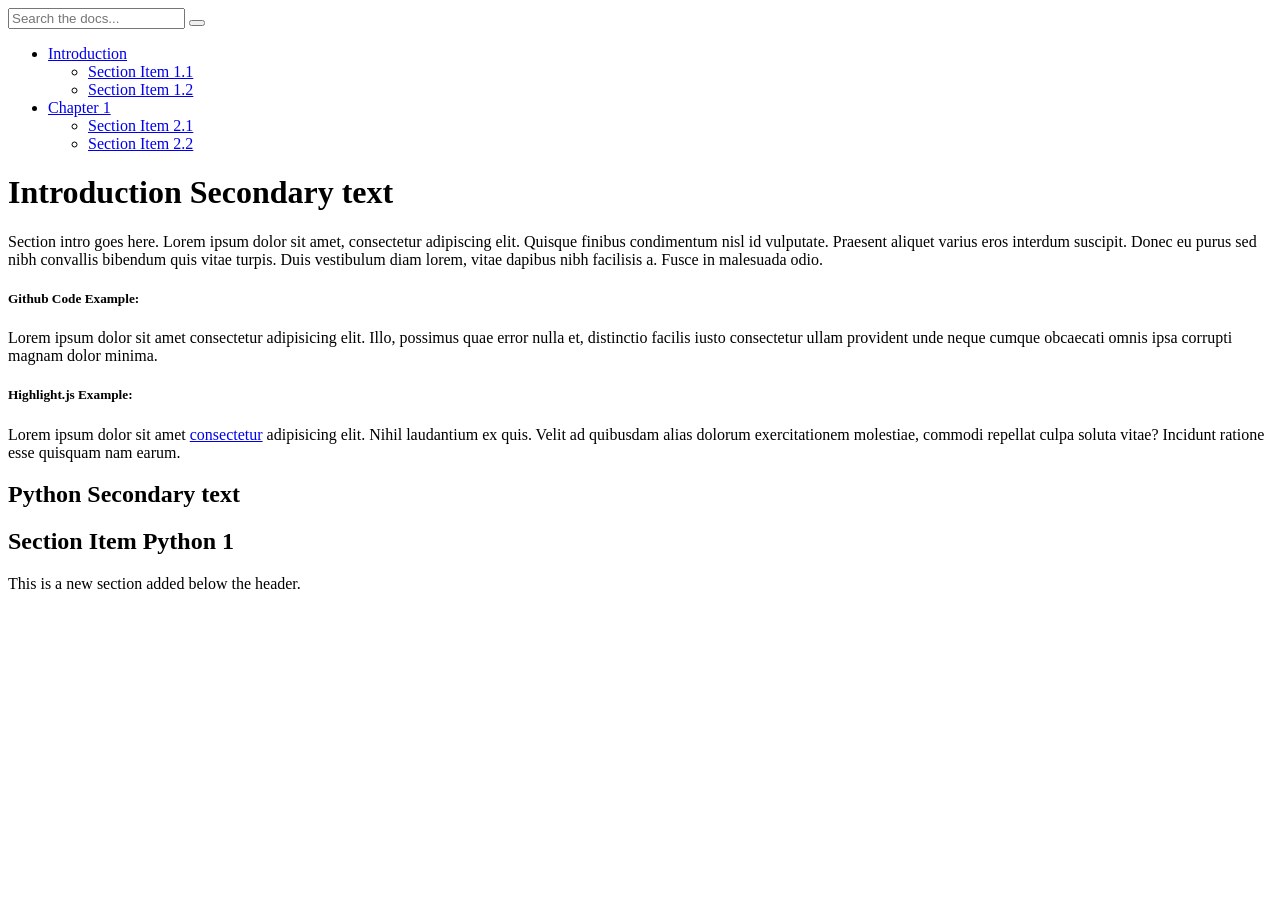
<file: www/apps/example_folder/file.html>
<!DOCTYPE html>
<html lang="en">
<head>
    <meta charset="UTF-8">
    <meta name="viewport" content="width=device-width, initial-scale=1.0">
    <title>Document</title>
</head>
<body>
<!-- nav here -->
    <div id="docs-sidebar" class="docs-sidebar">
      <div class="top-search-box d-lg-none p-3">
        <form class="search-form">
          <input type="text" placeholder="Search the docs..." name="search" class="form-control search-input">
          <button type="submit" class="btn search-btn" value="Search">
            <i class="fas fa-search"></i>
          </button>
        </form>
      </div>
      <nav id="docs-nav" class="docs-nav navbar">
        <ul class="section-items list-unstyled nav flex-column pb-3">
          
    <li class="nav-item section-title">
        <a class="nav-link scrollto" href="#introduction">Introduction</a>
        <ul class="nav flex-column mt-2 lvl2">
    
            <li class="nav-item">
                <a class="nav-link scrollto" href="#section-item-1.1">Section Item 1.1</a>
            </li>
        
            <li class="nav-item">
                <a class="nav-link scrollto" href="#section-item-1.2">Section Item 1.2</a>
            </li>
        
        </ul>
    </li>
    
    <li class="nav-item section-title">
        <a class="nav-link scrollto" href="#chapter-1">Chapter 1</a>
        <ul class="nav flex-column mt-2 lvl2">
    
            <li class="nav-item">
                <a class="nav-link scrollto" href="#section-item-2.1">Section Item 2.1</a>
            </li>
        
            <li class="nav-item">
                <a class="nav-link scrollto" href="#section-item-2.2">Section Item 2.2</a>
            </li>
        
        </ul>
    </li>
    <!-- Navigation links will be inserted here dynamically -->
        </ul>
      </nav>
    </div>
<!-- nav end -->

<div class="docs-content">
<!-- add header below -->
<header class="docs-header">
  <h1 class="docs-heading">Introduction <span class="docs-time">Secondary text</span></h1>
  <section class="docs-intro">
    <p>Section intro goes here. Lorem ipsum dolor sit amet, consectetur adipiscing elit. Quisque finibus
      condimentum nisl id vulputate. Praesent aliquet varius eros interdum suscipit. Donec eu purus sed nibh
      convallis bibendum quis vitae turpis. Duis vestibulum diam lorem, vitae dapibus nibh facilisis a. Fusce
      in malesuada odio.</p>
  </section>
  <h5>Github Code Example:</h5>
  <p>Lorem ipsum dolor sit amet consectetur adipisicing elit. Illo, possimus quae error nulla et, distinctio facilis iusto consectetur ullam provident unde neque cumque obcaecati omnis ipsa corrupti magnam dolor minima.</p>
  <h5>Highlight.js Example:</h5>
  <p>Lorem ipsum dolor sit amet <a href="#">consectetur</a> adipisicing elit. Nihil laudantium ex quis. Velit ad quibusdam alias dolorum exercitationem molestiae, commodi repellat culpa soluta vitae? Incidunt ratione esse quisquam nam earum.</p>
</header>

<!-- add article below -->
<article class="docs-article" id="section-python">
  <header class="docs-header">
    <h1 class="docs-heading">Python <span class="docs-time">Secondary text</span></h1>
  </header>
  <section class="docs-section" id="item-python-1">
    <h2 class="section-heading">Section Item Python 1</h2>
    <p>This is a new section added below the header.</p>
  </section>
</article>

</div>

</body>
</html>
</file>
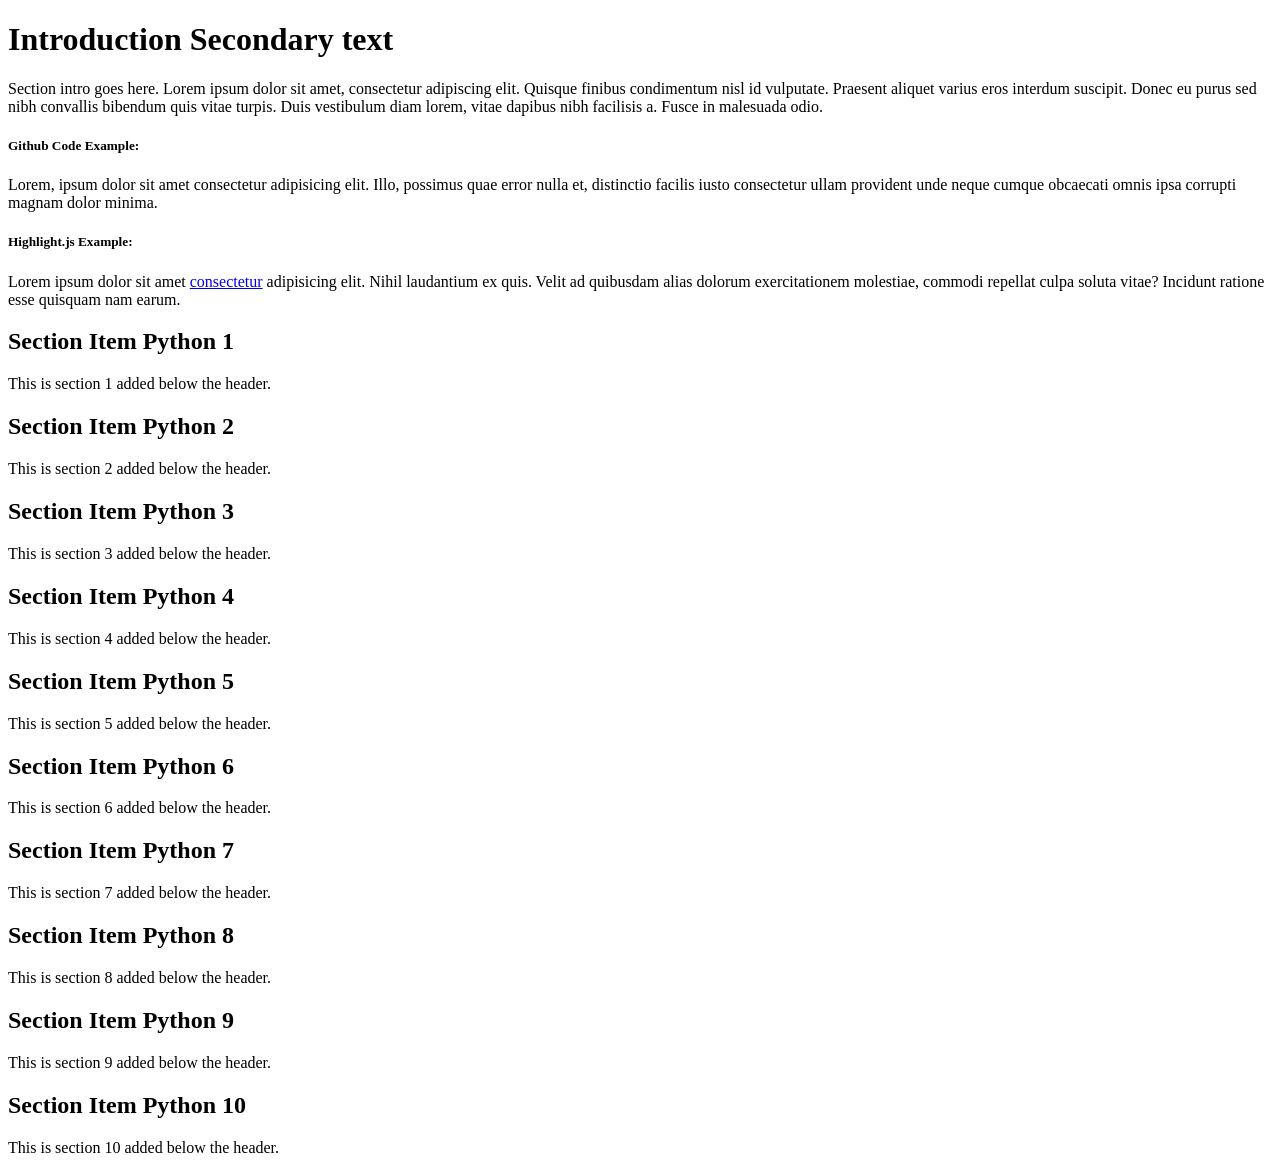
<file: www/apps/example_folder3/file.html>
<!DOCTYPE html>
<html lang="en">
<head>
    <meta charset="UTF-8">
    <meta name="viewport" content="width=device-width, initial-scale=1.0">
    <title>Document</title>
</head>
<body>
  <div class="docs-content">
    <div class="container">
<!-- add header below -->
<header class="docs-header">
  <h1 class="docs-heading">Introduction <span class="docs-time">Secondary text</span></h1>
  <section class="docs-intro">
    <p>Section intro goes here. Lorem ipsum dolor sit amet, consectetur adipiscing elit. Quisque finibus
      condimentum nisl id vulputate. Praesent aliquet varius eros interdum suscipit. Donec eu purus sed nibh
      convallis bibendum quis vitae turpis. Duis vestibulum diam lorem, vitae dapibus nibh facilisis a. Fusce
      in malesuada odio.</p>
  </section>

  <h5>Github Code Example:</h5>
  <p>Lorem, ipsum dolor sit amet consectetur adipisicing elit. Illo, possimus quae error nulla et, distinctio facilis iusto consectetur ullam provident unde neque cumque obcaecati omnis ipsa corrupti magnam dolor minima.</p>

  <h5>Highlight.js Example:</h5>
  <p>Lorem ipsum dolor sit amet <a href="#">consectetur</a> adipisicing elit. Nihil laudantium ex quis. Velit ad quibusdam alias dolorum exercitationem molestiae, commodi repellat culpa soluta vitae? Incidunt ratione esse quisquam nam earum.</p>
</header>

<!-- add article below after header -->
    <section class="docs-section" id="item-python-1">
      <h2 class="section-heading">Section Item Python 1</h2>
      <p>This is section 1 added below the header.</p>
    </section>
    
    <section class="docs-section" id="item-python-2">
      <h2 class="section-heading">Section Item Python 2</h2>
      <p>This is section 2 added below the header.</p>
    </section>
    
    <section class="docs-section" id="item-python-3">
      <h2 class="section-heading">Section Item Python 3</h2>
      <p>This is section 3 added below the header.</p>
    </section>
    
    <section class="docs-section" id="item-python-4">
      <h2 class="section-heading">Section Item Python 4</h2>
      <p>This is section 4 added below the header.</p>
    </section>
    
    <section class="docs-section" id="item-python-5">
      <h2 class="section-heading">Section Item Python 5</h2>
      <p>This is section 5 added below the header.</p>
    </section>
    
    <section class="docs-section" id="item-python-6">
      <h2 class="section-heading">Section Item Python 6</h2>
      <p>This is section 6 added below the header.</p>
    </section>
    
    <section class="docs-section" id="item-python-7">
      <h2 class="section-heading">Section Item Python 7</h2>
      <p>This is section 7 added below the header.</p>
    </section>
    
    <section class="docs-section" id="item-python-8">
      <h2 class="section-heading">Section Item Python 8</h2>
      <p>This is section 8 added below the header.</p>
    </section>
    
    <section class="docs-section" id="item-python-9">
      <h2 class="section-heading">Section Item Python 9</h2>
      <p>This is section 9 added below the header.</p>
    </section>
    
    <section class="docs-section" id="item-python-10">
      <h2 class="section-heading">Section Item Python 10</h2>
      <p>This is section 10 added below the header.</p>
    </section>
    
    </div>
  </div>
</body>
</html>
</file>
<file: www/apps/ai-bpo/css/main.css>
/* Theme base styles */

/* Tools
Any animations, or functions used throughout the project.
Note: _macros.css needs to be imported into each stylesheet where macros are used and not included here
*/

/* Generic
This is where reset, normalize & box-sizing styles go.
*/

*, *:before, *:after {
  box-sizing: border-box;
}
/*! normalize.css v8.0.1 | MIT License | github.com/necolas/normalize.css */

/* Document
   ========================================================================== */

/**
 * 1. Correct the line height in all browsers.
 * 2. Prevent adjustments of font size after orientation changes in iOS.
 */

html {
  line-height: 1.15; /* 1 */
  -webkit-text-size-adjust: 100%; /* 2 */
}

/* Sections
   ========================================================================== */

/**
 * Remove the margin in all browsers.
 */

body {
  margin: 0;
}

/**
 * Render the `main` element consistently in IE.
 */

main {
  display: block;
}

/**
 * Correct the font size and margin on `h1` elements within `section` and
 * `article` contexts in Chrome, Firefox, and Safari.
 */

h1 {
  font-size: 2em;
  margin: 0.67em 0;
}

/* Grouping content
   ========================================================================== */

/**
 * 1. Add the correct box sizing in Firefox.
 * 2. Show the overflow in Edge and IE.
 */

hr {
  box-sizing: content-box; /* 1 */
  height: 0; /* 1 */
  overflow: visible; /* 2 */
}

/**
 * 1. Correct the inheritance and scaling of font size in all browsers.
 * 2. Correct the odd `em` font sizing in all browsers.
 */

pre {
  font-family: monospace, monospace; /* 1 */
  font-size: 1em; /* 2 */
}

/* Text-level semantics
   ========================================================================== */

/**
 * Remove the gray background on active links in IE 10.
 */

a {
  background-color: transparent;
}

/**
 * 1. Remove the bottom border in Chrome 57-
 * 2. Add the correct text decoration in Chrome, Edge, IE, Opera, and Safari.
 */

abbr[title] {
  border-bottom: none; /* 1 */
  text-decoration: underline; /* 2 */
  text-decoration: underline dotted; /* 2 */
}

/**
 * Add the correct font weight in Chrome, Edge, and Safari.
 */

b,
strong {
  font-weight: bolder;
}

/**
 * 1. Correct the inheritance and scaling of font size in all browsers.
 * 2. Correct the odd `em` font sizing in all browsers.
 */

code,
kbd,
samp {
  font-family: monospace, monospace; /* 1 */
  font-size: 1em; /* 2 */
}

/**
 * Add the correct font size in all browsers.
 */

small {
  font-size: 80%;
}

/**
 * Prevent `sub` and `sup` elements from affecting the line height in
 * all browsers.
 */

sub,
sup {
  font-size: 75%;
  line-height: 0;
  position: relative;
  vertical-align: baseline;
}

sub {
  bottom: -0.25em;
}

sup {
  top: -0.5em;
}

/* Embedded content
   ========================================================================== */

/**
 * Remove the border on images inside links in IE 10.
 */

img {
  border-style: none;
}

/* Forms
   ========================================================================== */

/**
 * 1. Change the font styles in all browsers.
 * 2. Remove the margin in Firefox and Safari.
 */

button,
input,
optgroup,
select,
textarea {
  font-family: inherit; /* 1 */
  font-size: 100%; /* 1 */
  line-height: 1.15; /* 1 */
  margin: 0; /* 2 */
}

/**
 * Show the overflow in IE.
 * 1. Show the overflow in Edge.
 */

button,
input { /* 1 */
  overflow: visible;
}

/**
 * Remove the inheritance of text transform in Edge, Firefox, and IE.
 * 1. Remove the inheritance of text transform in Firefox.
 */

button,
select { /* 1 */
  text-transform: none;
}

/**
 * Correct the inability to style clickable types in iOS and Safari.
 */

button,
[type="button"],
[type="reset"],
[type="submit"] {
  -webkit-appearance: button;
}

/**
 * Remove the inner border and padding in Firefox.
 */

button::-moz-focus-inner,
[type="button"]::-moz-focus-inner,
[type="reset"]::-moz-focus-inner,
[type="submit"]::-moz-focus-inner {
  border-style: none;
  padding: 0;
}

/**
 * Restore the focus styles unset by the previous rule.
 */

button:-moz-focusring,
[type="button"]:-moz-focusring,
[type="reset"]:-moz-focusring,
[type="submit"]:-moz-focusring {
  outline: 1px dotted ButtonText;
}

/**
 * Correct the padding in Firefox.
 */

fieldset {
  padding: 0.35em 0.75em 0.625em;
}

/**
 * 1. Correct the text wrapping in Edge and IE.
 * 2. Correct the color inheritance from `fieldset` elements in IE.
 * 3. Remove the padding so developers are not caught out when they zero out
 *    `fieldset` elements in all browsers.
 */

legend {
  box-sizing: border-box; /* 1 */
  color: inherit; /* 2 */
  display: table; /* 1 */
  max-width: 100%; /* 1 */
  padding: 0; /* 3 */
  white-space: normal; /* 1 */
}

/**
 * Add the correct vertical alignment in Chrome, Firefox, and Opera.
 */

progress {
  vertical-align: baseline;
}

/**
 * Remove the default vertical scrollbar in IE 10+.
 */

textarea {
  overflow: auto;
}

/**
 * 1. Add the correct box sizing in IE 10.
 * 2. Remove the padding in IE 10.
 */

[type="checkbox"],
[type="radio"] {
  box-sizing: border-box; /* 1 */
  padding: 0; /* 2 */
}

/**
 * Correct the cursor style of increment and decrement buttons in Chrome.
 */

[type="number"]::-webkit-inner-spin-button,
[type="number"]::-webkit-outer-spin-button {
  height: auto;
}

/**
 * 1. Correct the odd appearance in Chrome and Safari.
 * 2. Correct the outline style in Safari.
 */

[type="search"] {
  -webkit-appearance: textfield; /* 1 */
  outline-offset: -2px; /* 2 */
}

/**
 * Remove the inner padding in Chrome and Safari on macOS.
 */

[type="search"]::-webkit-search-decoration {
  -webkit-appearance: none;
}

/**
 * 1. Correct the inability to style clickable types in iOS and Safari.
 * 2. Change font properties to `inherit` in Safari.
 */

::-webkit-file-upload-button {
  -webkit-appearance: button; /* 1 */
  font: inherit; /* 2 */
}

/* Interactive
   ========================================================================== */

/*
 * Add the correct display in Edge, IE 10+, and Firefox.
 */

details {
  display: block;
}

/*
 * Add the correct display in all browsers.
 */

summary {
  display: list-item;
}

/* Misc
   ========================================================================== */

/**
 * Add the correct display in IE 10+.
 */

template {
  display: none;
}

/**
 * Add the correct display in IE 10.
 */

[hidden] {
  display: none;
}

/* Objects
Non-cosmetic design patterns including grid and layout classes)
*/

/* Responsive Grid */

.row-fluid {
    width: 100%;
    *zoom: 1;
}

.row-fluid:before, .row-fluid:after {
    display: table;
    content: "";
}

.row-fluid:after {
    clear: both;
}

.row-fluid [class*="span"] {
    display: block;
    float: left;
    width: 100%;
    min-height: 1px;
    margin-left: 2.127659574%;
    *margin-left: 2.0744680846382977%;
    -webkit-box-sizing: border-box;
    -moz-box-sizing: border-box;
    -ms-box-sizing: border-box;
    box-sizing: border-box;
}

.row-fluid [class*="span"]:first-child {
    margin-left: 0;
}

.row-fluid .span12 {
    width: 99.99999998999999%;
    *width: 99.94680850063828%;
}

.row-fluid .span11 {
    width: 91.489361693%;
    *width: 91.4361702036383%;
}

.row-fluid .span10 {
    width: 82.97872339599999%;
    *width: 82.92553190663828%;
}

.row-fluid .span9 {
    width: 74.468085099%;
    *width: 74.4148936096383%;
}

.row-fluid .span8 {
    width: 65.95744680199999%;
    *width: 65.90425531263828%;
}

.row-fluid .span7 {
    width: 57.446808505%;
    *width: 57.3936170156383%;
}

.row-fluid .span6 {
    width: 48.93617020799999%;
    *width: 48.88297871863829%;
}

.row-fluid .span5 {
    width: 40.425531911%;
    *width: 40.3723404216383%;
}

.row-fluid .span4 {
    width: 31.914893614%;
    *width: 31.8617021246383%;
}

.row-fluid .span3 {
    width: 23.404255317%;
    *width: 23.3510638276383%;
}

.row-fluid .span2 {
    width: 14.89361702%;
    *width: 14.8404255306383%;
}

.row-fluid .span1 {
    width: 6.382978723%;
    *width: 6.329787233638298%;
}

.container-fluid {
    *zoom: 1;
}

.container-fluid:before, .container-fluid:after {
    display: table;
    content: "";
}

.container-fluid:after {
    clear: both;
}

@media (max-width: 767px) {
    .row-fluid {
        width: 100%;
    }

    .row-fluid [class*="span"] {
        display: block;
        float: none;
        width: auto;
        margin-left: 0;
    }
}

@media (min-width: 768px) and (max-width: 1139px) {
    .row-fluid {
        width: 100%;
        *zoom: 1;
    }

    .row-fluid:before, .row-fluid:after {
        display: table;
        content: "";
    }

    .row-fluid:after {
        clear: both;
    }

    .row-fluid [class*="span"] {
        display: block;
        float: left;
        width: 100%;
        min-height: 1px;
        margin-left: 2.762430939%;
        *margin-left: 2.709239449638298%;
        -webkit-box-sizing: border-box;
        -moz-box-sizing: border-box;
        -ms-box-sizing: border-box;
        box-sizing: border-box;
    }

    .row-fluid [class*="span"]:first-child {
        margin-left: 0;
    }

    .row-fluid .span12 {
        width: 99.999999993%;
        *width: 99.9468085036383%;
    }

    .row-fluid .span11 {
        width: 91.436464082%;
        *width: 91.38327259263829%;
    }

    .row-fluid .span10 {
        width: 82.87292817100001%;
        *width: 82.8197366816383%;
    }

    .row-fluid .span9 {
        width: 74.30939226%;
        *width: 74.25620077063829%;
    }

    .row-fluid .span8 {
        width: 65.74585634900001%;
        *width: 65.6926648596383%;
    }

    .row-fluid .span7 {
        width: 57.182320438000005%;
        *width: 57.129128948638304%;
    }

    .row-fluid .span6 {
        width: 48.618784527%;
        *width: 48.5655930376383%;
    }

    .row-fluid .span5 {
        width: 40.055248616%;
        *width: 40.0020571266383%;
    }

    .row-fluid .span4 {
        width: 31.491712705%;
        *width: 31.4385212156383%;
    }

    .row-fluid .span3 {
        width: 22.928176794%;
        *width: 22.874985304638297%;
    }

    .row-fluid .span2 {
        width: 14.364640883%;
        *width: 14.311449393638298%;
    }

    .row-fluid .span1 {
        width: 5.801104972%;
        *width: 5.747913482638298%;
    }
}

@media (min-width: 1280px) {
    .row-fluid {
        width: 100%;
        *zoom: 1;
    }

    .row-fluid:before, .row-fluid:after {
        display: table;
        content: "";
    }

    .row-fluid:after {
        clear: both;
    }

    .row-fluid [class*="span"] {
        display: block;
        float: left;
        width: 100%;
        min-height: 1px;
        margin-left: 2.564102564%;
        *margin-left: 2.510911074638298%;
        -webkit-box-sizing: border-box;
        -moz-box-sizing: border-box;
        -ms-box-sizing: border-box;
        box-sizing: border-box;
    }

    .row-fluid [class*="span"]:first-child {
        margin-left: 0;
    }

    .row-fluid .span12 {
        width: 100%;
        *width: 99.94680851063829%;
    }

    .row-fluid .span11 {
        width: 91.45299145300001%;
        *width: 91.3997999636383%;
    }

    .row-fluid .span10 {
        width: 82.905982906%;
        *width: 82.8527914166383%;
    }

    .row-fluid .span9 {
        width: 74.358974359%;
        *width: 74.30578286963829%;
    }

    .row-fluid .span8 {
        width: 65.81196581200001%;
        *width: 65.7587743226383%;
    }

    .row-fluid .span7 {
        width: 57.264957265%;
        *width: 57.2117657756383%;
    }

    .row-fluid .span6 {
        width: 48.717948718%;
        *width: 48.6647572286383%;
    }

    .row-fluid .span5 {
        width: 40.170940171000005%;
        *width: 40.117748681638304%;
    }

    .row-fluid .span4 {
        width: 31.623931624%;
        *width: 31.5707401346383%;
    }

    .row-fluid .span3 {
        width: 23.076923077%;
        *width: 23.0237315876383%;
    }

    .row-fluid .span2 {
        width: 14.529914530000001%;
        *width: 14.4767230406383%;
    }

    .row-fluid .span1 {
        width: 5.982905983%;
        *width: 5.929714493638298%;
    }
}

/* Clearfix */

.clearfix {
    *zoom: 1;
}

.clearfix:before, .clearfix:after {
    display: table;
    content: "";
}

.clearfix:after {
    clear: both;
}

/* Visibilty Classes */

.hide {
    display: none;
}

.show {
    display: block;
}

.invisible {
    visibility: hidden;
}

.hidden {
    display: none;
    visibility: hidden;
}

/* Responsive Visibilty Classes */

.visible-phone {
    display: none !important;
}

.visible-tablet {
    display: none !important;
}

.hidden-desktop {
    display: none !important;
}

@media (max-width: 767px) {
    .visible-phone {
        display: inherit !important;
    }

    .hidden-phone {
        display: none !important;
    }

    .hidden-desktop {
        display: inherit !important;
    }

    .visible-desktop {
        display: none !important;
    }
}

@media (min-width: 768px) and (max-width: 1139px) {
    .visible-tablet {
        display: inherit !important;
    }

    .hidden-tablet {
        display: none !important;
    }

    .hidden-desktop {
        display: inherit !important;
    }

    .visible-desktop {
        display: none !important ;
    }
}
.content-wrapper {
  margin: 0 auto;
  padding: 0 20px;
}

@media screen and (min-width: 1380px) {
  .content-wrapper {
    padding: 0;
  }
}

.dnd-section > .row-fluid {
  margin: 0 auto;
}

.dnd-section .dnd-column {
  padding: 0 20px;
}

@media (max-width: 767px) {
  .dnd-section .dnd-column {
    padding: 0;
  }
}

/* Elements
Base HMTL elements are styled in this section (<body<, <h1>, <a>, <p>, <button> etc.)
*/


body {
  line-height: 1.6;
  word-break: break-word;
  font-size: 16px;
}

html[lang^="ja"] body,
html[lang^="zh"] body,
html[lang^="ko"] body {
  line-break: strict;
  word-break: break-all;
}

/* Paragraphs */

p {
  font-size: 16px;
  margin: 0 0 1.4rem;
}
p:last-child {
  margin-bottom: 0px;
}
/* Anchors */

a {
  cursor: pointer;
  text-decoration: none;
}


/* Headings */

h1,
h2,
h3,
h4,
h5,
h6 {
  margin: 0 0 1.4rem;
}

/* Lists */

ul,
ol {
  margin: 0 0 1.4rem;
}

ul ul,
ol ul,
ul ol,
ol ol {
  margin: 0;
}

ul.no-list {
  list-style: none;
}

/* Code blocks */

pre {
  overflow: auto;
}

code {
  vertical-align: bottom;
}

/* Blockquotes */

blockquote {
  border-left: 2px solid;
  margin: 0 0 1.4rem;
  padding-left: 15px;
}

/* Horizontal rules */

hr {
  background-color: #CCC;
  border: none;
  color: #CCC;
  height: 1px;
}

/* Image alt text */

img {
  font-size: 14px;
  word-break: normal;
}
button,
.button {
  cursor: pointer;
  display: inline-block;
  font-size: 0.92rem;
  text-align: center;
  transition: all 0.15s linear;
  white-space: normal;
}

button:disabled,
.button:disabled {
  background-color: #D0D0D0;
  border-color: #D0D0D0;
  color: #E6E6E6;
}

button:hover,
button:focus,
.button:hover,
.button:focus {
  text-decoration: none;
}

button:active,
.button:active {
  text-decoration: none;
}
.cta-button { 
  
  font-weight: 700; 
  font-size:20px;
  border-radius: 60px;
  text-transform: lowercase;
  box-shadow: 0px 4px 12px #4bc3b5;
/*   background: #4bc3b5; */
/*   
      background-color: rgba(75,195,181,1.0);
    border: 1px solid #4bc3b5;
    border-radius: 0px;
    color: #fff;
    padding: 10px 16px;
  
   */
/*   border: 1px solid #4bc3b5;  */
/*   color: #ffffff; */
/*   padding: 18px 16px; */
  text-decoration: none !important;
  display: inline-block;
  text-align: center; 

}

.cta-button:hover { color: #fff; }

.cta-button:not(.header .cta-button) {
  padding-left: 1em; 
  padding-right: 1em; 
  min-width:200px;
}

/*---- 16-07-21 -----*/

.cta-button{
    font-size: 17.6px;
    line-height: 28.16px;
    padding: 10px 16px;
}
/* Form fields */

.hs-form-field {
  margin-bottom: 1.4rem;
}

/* Labels */

form label {
  display: block;
  font-size: 0.875rem;
  margin-bottom: 0.35rem;
}

/* Help text - legends */

form legend {
  font-size: 0.875rem;
}

/* Inputs */

form input[type=text],
form input[type=email],
form input[type=password],
form input[type=tel],
form input[type=number],
form input[type=file],
form select,
form textarea {
  background-color: #FFF;
  border: 2px solid;
  border-radius: 3px;
  display: inline-block;
  font-size: 0.875rem;
  padding: 0.7rem;
  width: 100%;
}

form fieldset {
  max-width: 100% !important;
}

/* Inputs - checkbox/radio */

form .inputs-list {
  margin: 0;
  padding: 0;
  list-style: none;
}

form .inputs-list > li {
  display: block;
  margin: 0.7rem 0;
}

form .inputs-list input,
form .inputs-list span {
  vertical-align: middle;
}

form input[type=checkbox],
form input[type=radio] {
  cursor: pointer;
  margin-right: 0.35rem;
}

/* Inputs - datepicker */

.hs-dateinput {
  position: relative;
}

.hs-dateinput:before {
  content:'\01F4C5';
  position: absolute;
  right: 10%;
  top: 50%;
  transform: translateY(-50%);
}

.fn-date-picker .pika-table thead th {
  color: #FFF;
}

.fn-date-picker td.is-selected .pika-button {
  border-radius: 0;
  box-shadow: none;
}

.fn-date-picker td .pika-button:hover,
.fn-date-picker td .pika-button:focus {
  border-radius: 0 !important;
  color: #FFF;
}

/* Inputs - file picker */

form input[type=file] {
  background-color: transparent;
  border: initial;
  padding: initial;
}

/* Headings and text */

form .hs-richtext,
form .hs-richtext p {
  font-size: 0.875rem;
  margin: 0 0 1.4rem;
}

form .hs-richtext img {
  max-width: 100% !important;
}

/* GDPR */

.legal-consent-container .hs-form-booleancheckbox-display > span,
.legal-consent-container .hs-form-booleancheckbox-display > span p {
  margin-left: 1rem !important;
}

/* Validation */

.hs-form-required {
  color: #EF6B51;
}

.hs-input.invalid.error {
  border-color: #EF6B51;
}

.hs-error-msg {
  color: #EF6B51;
  margin-top: 0.35rem;
}

/* Submit button */

form input[type=submit],
form .hs-button {
  cursor: pointer;
  display: inline-block;
  font-size: 0.92rem;
  text-align: center;
  transition: all 0.15s linear;
  white-space: normal;
}

/* Captcha */

.grecaptcha-badge {
  margin: 0 auto;
}
/* Table */

table {
  border: 1px solid;
  margin-bottom: 1.4rem;
  overflow-wrap: break-word;
}

/* Table Cells */

th,
td {
  border: 1px solid;
  padding: 0.75rem;
  vertical-align: top;
}

/* Table Header */

thead th,
thead td {
  border-bottom: 2px solid;
  vertical-align: bottom;
}

/* Components
Specific pieces of UI that are stylized. Typically used for global partial styling
*/

/* Header DND sections */

.header .dnd-section {
  padding: 0;
}

/* Header container */

.header__container {
  display: flex;
  justify-content: space-between;
}

.header__row-1 {
  padding-top: 20px;
}

.header__row-1,
.header__row-2 {
  align-items: center;
  display: flex;
  justify-content: flex-end;
  width: 100%;
}

/* css by vicky start*/

.header .content-wrapper { max-width: 100%; }
.dnd-section>.row-fluid { max-width: 100%; }
.page-center { max-width: 1150px; margin: 0 auto; }
.header__logo--main { padding-top: 0; }

.navigation-primary ul li a { font-size: 18px; color: #373838; text-transform: capitalize;font-weight: 400 !important; margin-bottom: 50px;}
.submenu.level-2{background: #fafafa !important;}
.navigation-primary ul li a span {line-height: 30px;}

.header .content-wrapper .header__column { flex: 1; display: flex; justify-content: space-between; align-items: center; }
.navigation-primary ul li:last-child > a { border: 2px solid #47C2B4; padding: 14.5px 38px; border-radius: 29px; max-width: 167px !important; margin-left: 40px; }

/* css by vicky end*/

.header .dnd-section > .row-fluid {
  max-width: 100%;
  display: flex;
  align-items: center;
  justify-content: space-between;
}
.header .dnd-section > .row-fluid::before,
.header .dnd-section > .row-fluid::after {
  display: none;
}
.header .dnd-section > .row-fluid > * {
  width: auto;
  margin-left: 0px;
}
.header .dnd-section > .row-fluid > *:nth-child(2) {
  flex-grow: 1;
}
nav {
  display: flex;
  justify-content: center;
}
nav > ul.submenu.level-1 {
  display: flex;
  flex-direction: row;
  list-style: none;
  margin: 0px;
}


@media (max-width: 1150px) and (min-width: 767px) {
  .header__column {
    width: 100%;
  }

  .footer .footer-row-0-vertical-alignment>.row-fluid>.span2 {
    width: 50% !important;
  }

  .footer-row-0-vertical-alignment > .row-fluid {
    flex-wrap: wrap;
  }




}

@media (max-width: 767px) {
  .header__container {
    flex-direction: column;
    padding: 20px 0 0;
  }

  .header__column {
    position: relative;
  }

  .header__row-1 {
    padding-top: 0;
  }

  .header__row-2 {
    justify-content: center;
    padding: 30px;
  }
}

/* Navigation skipper */

.header__skip {
  height: 1px;
  left: -1000px;
  overflow: hidden;
  position: absolute;
  text-align: left;
  top: -1000px;
  width: 1px;
}

.header__skip:hover,
.header__skip:focus,
.header__skip:active {
  height: auto;
  left: 0;
  overflow: visible;
  top: 0;
  width: auto;
}

/* Logo */

.header__logo {
  align-items: center;
  display: flex;
  height: auto;
  margin-right: auto;
  max-width: 150px;
  overflow: hidden;
}

@media (max-width: 767px) {
  .header__logo {
    margin: 0 auto;
    width: 100%;
  }
}

.header__logo img {
  max-width: 100%;
}

.header__logo .logo-company-name {
  font-size: 28px;
  margin-top: 7px;
}

/* .header__logo--main { */
/* padding-top: 20px; */
/* } */

/* Search bar */

.header__search {
  padding: 0 22px;
  width: auto;
}

.header__search .hs-search-field__input {
  background-image: url([data-uri]);
  background-position: center right 15px;
  background-repeat: no-repeat;
  height: 45px;
  padding: 0 15px;
}

.header__search .hs-search-field--open .hs-search-field__input {
  border-bottom: none;
  border-radius: 6px 6px 0 0;
  max-width: 100%;
}

.header__search .hs-search-field--open .hs-search-field__suggestions {
  background-color: #FFF;
  border: 2px solid #D1D6DC;
  border-radius: 0 0 6px 6px;
  border-top-width: 1px;
  position: absolute;
  width: 100%;
  z-index: 10;
}

.header__search .hs-search-field__suggestions li {
  border-top: 1px solid #D1D6DC;
  font-size: 0.875rem;
}

.header__search .hs-search-field__suggestions li a {
  color: #494A52;
  padding: 10px 15px;
  text-decoration: none;
  transition: background-color 0.3s;
}

.header__search .hs-search-field__suggestions #results-for {
  display: none;
}

@media (min-width: 767px) {
  .header__search form {
    align-items: center;
    display: flex;
    flex-direction: row;
  }

  .header__search label {
    margin: 0 20px 0 0;
  }

  .header__search .hs-search-field__input {
    width: auto;
  }
}

@media (max-width: 767px) {
  .header__search {
    border-top: 2px solid #CED4DB;
    order: 1;
    padding: 30px;
  }
}


/* Language switcher */

.header__language-switcher {
  cursor: pointer;
  padding-right: 35px;
}

.header__language-switcher .lang_switcher_class {
  position: static;
}

.header__language-switcher .lang_list_class {
  border: 2px solid;
  border-radius: 6px;
  box-shadow: 0 2px 9px 0 rgba(0, 0, 0, 0.2);
  display: block;
  left: calc(100% - 24px);
  opacity: 0;
  min-width: 100px;
  padding-top: 0;
  text-align: left;
  top: 100%;
  transition: opacity 0.3s;
  visibility: hidden;
}

.header__language-switcher:hover .lang_list_class,
.header__language-switcher:focus .lang_list_class {
  opacity: 1;
  transition: opacity 0.3s;
  visibility: visible;
}

.header__language-switcher .lang_list_class:before {
  left: 70%;
  top: -25px;
}

.header__language-switcher .lang_list_class:after {
  left: 70%;
  top: -22px;
}

.header__language-switcher .lang_list_class.first-active::after {
  top: -22px;
  transition: 0.3s;
}

.header__language-switcher .lang_list_class li {
  border: none;
  font-size: 18px;
  padding: 10px 15px;
}

.header__language-switcher .lang_list_class li:first-child {
  border-radius: 6px 6px 0 0;
  border-top: none;
}

.header__language-switcher .lang_list_class li:last-child {
  border-bottom: none;
  border-radius: 0 0 6px 6px;
}

.header__language-switcher .lang_list_class li:hover {
  background-color: #EBEFF3;
  transition: background-color 0.3s;
}

.header__language-switcher--label {
  display: flex;
  position: relative;
}

.header__language-switcher--label-current {
  align-items: center;
  display: flex;
  font-size: 18px;
  margin-bottom: 5px;
  margin-left: 10px;
}

.header__language-switcher--label-current:after {
  border-left: 4px solid transparent;
  border-right: 4px solid transparent;
  border-top: 6px solid #494A52;
  content: "";
  display: block;
  height: 0px;
  margin-left: 10px;
  margin-top: 3px;
  width: 0px;
}

@media (max-width: 767px) {
  .header__language-switcher {
    border-top: 2px solid #CED4DB;
    padding-left: 30px;
    padding-right: 0;
  }

  .header__language-switcher .lang_list_class {
    border: none;
    box-shadow: unset;
    display: block;
    left: 30px;
    opacity: 1;
    padding: 0 30px;
    top: 0;
    visibility: visible;
  }

  .header__language-switcher .lang_list_class li {
    background-color: inherit;
    font-size: 22px;
  }

  .header__language-switcher--label-current {
    display: none;
  }

  .header__language-switcher .globe_class {
    background-image: none;
  }

  .header__language-switcher .lang_list_class li:hover{
    background-color: inherit;
  }

  .header__language-switcher .lang_list_class:before,
  .header__language-switcher .lang_list_class:after {
    content: none;
  }
}

/* Navigation */

#nav-toggle {
  display: none;
}

/* Mobile toggles */

@media (max-width: 1151px) {


  .level-1 .has-submenu .submenu{
    margin: 0;
    padding-left: 30px;
    height: 0;
    transform: translateY(50px);
    overflow: hidden;
    transition: all .35s ease;

    display: block !important;
  }

  .level-1 .has-submenu:not(.clicked) .submenu {
    padding: 0px;
   /* padding-left: 30px !important;*/
  }

  .level-1 .has-submenu.clicked .submenu{
    height: auto;
    transform: translateY(0px);
    padding-top: 20px;
    padding-bottom: 20px;
    transition: all .35s ease;
    padding-left:0;
  }


  .open-menu .submenu.level-2 {
    height: auto;
    transform: translateY(0px);
    transition: all .35s ease;
  }


  .submenu.level-2 li a {
    text-align: left !important;
  }



  .header .mobile_nav_button_wrapper  .cta-button {
    display: inline-block !important;
    text-align: center;


    background-color: rgba(75,195,181,1.0);
    box-shadow: inset 0.2rem 0.2rem 1rem #5EDBCD, inset -0.2rem -0.2rem 1rem #38A89B !important;
    padding: .5rem 2rem !important;
    border-radius: 60px;
    color: #fff;
    font-size: 18px !important;
    margin-left: 15%;
    font-weight: 700!important;
    text-transform: lowercase;
    
    
  }


  .mobile_nav_button_wrapper {
    text-align: center;
  }

  .submenu.level-2{

    list-style: none;
    transition: all .35s ease;
    list-style-type: none;

  }



  .header--toggle {
    width: 32px;
    height: 24px;
    position: relative;
    -webkit-transform: rotate( 0deg);
    -moz-transform: rotate(0deg);
    -o-transform: rotate(0deg);
    transform: rotate(0deg);
    -webkit-transition: .5s ease-in-out;
    -moz-transition: .5s ease-in-out;
    -o-transition: .5s ease-in-out;
    transition: .5s ease-in-out;
    cursor: pointer;

  }

  .header--toggle span {
    display: block;
    position: absolute;
    height: 2px;
    width: 50%;
    background: #000;
    opacity: 1;
    -webkit-transform: rotate(0deg);
    -moz-transform: rotate(0deg);
    -o-transform: rotate(0deg);
    transform: rotate(0deg);
    -webkit-transition: .25s ease-in-out;
    -moz-transition: .25s ease-in-out;
    -o-transition: .25s ease-in-out;
    transition: .25s ease-in-out;

  }


  .header--toggle span:nth-child(even) {


    border-radius: 0 9px 9px 0;
  }

  .header--toggle span:nth-child(odd) {

    border-radius: 9px 0 0 9px;
  }




  .header--toggle span:nth-child(1) , .header--toggle span:nth-child(2) {
    top: 0px;
  }

  .header--toggle span:nth-child(3), .header--toggle span:nth-child(4) {
    top: 9px;
  }

  .header--toggle span:nth-child(5) , .header--toggle span:nth-child(6) {
    top: 18px;
  }

  .header--toggle span:nth-child(2n) {
    left: 50%;
  }



  .header--toggle.open span:nth-child(1) , .header--toggle.open span:nth-child(6)  {
    -webkit-transform: rotate(45deg);
    -moz-transform: rotate(45deg);
    -o-transform: rotate(45deg);
    transform: rotate(45deg);
  }


  .header--toggle.open span:nth-child(5){
    left: 3px;
    top: 11px;

  }

  .header--toggle.open span:nth-child(6) {
    left: calc(50% - 3px);
    top: 11px;
  }

  .header--toggle.open span:nth-child(2) , .header--toggle.open span:nth-child(5) {
    -webkit-transform: rotate(-45deg);
    -moz-transform: rotate(-45deg);
    -o-transform: rotate(-45deg);
    transform: rotate(-45deg);
  }

  .header--toggle.open span:nth-child(2) {
    left: calc(50% - 4px);
    top: 2px;
  }

  .header--toggle.open span:nth-child(1) {
    left: 4px;
    top: 2px;
  }
  .header--toggle.open span:nth-child(3){
    left: 0;
    opacity: 0;
  }
  .header--toggle.open span:nth-child(4){
    left: 0;
    opacity: 0;
  }

  .header-custom-menu{
    display: flex;
    text-align: right !important;
    -ms-flex-pack: end!important;
    justify-content: flex-end!important;
  }
   .header .dnd-section>.row-fluid>*:nth-child(3) {display: none !important}
  
  .header .cta-button{
    display:none !important; 
  }

  /*   .header__navigation, */

  .header__search,
  .header__language-switcher {
    display: none;
    width: 100%;
  }


  .header__search.open,
  .header__language-switcher.open {
    background-color: white;
    display: block;
    height: auto !important;
    width:100% !important;
    overflow:auto;
    left: 0;
    position: absolute;
    right: 0;
    top: 60px;
    z-index: 2;


  }



  .header__navigation{
    background-color: #fafafa;
    display: block;
    height: 100% !important;
    width:100% !important;
    overflow-x: hidden;
    overflow-y: auto;
    left: 0;
    position: fixed;
    right: 0;
    top: 57px;
    padding-left: 20px;
    padding-right: 20px;
    padding-bottom: 50px;
    z-index: 11;

  }

  nav>ul.submenu.level-1 {
    height:100%;
    overflow:auto;
    max-height:86vh;
  }


  .header__navigation {
    transform: translateX(-100%);
    -webkit-transition: .5s ease-in-out;
    -moz-transition: .5s ease-in-out;
    -o-transition: .5s ease-in-out;
    transition: .5s ease-in-out;

  }

  .header__navigation.open {
    transform: translateX(0%) !important;
  }


  nav.navigation-primary {
    justify-content: end;
  }




  .header__navigation--toggle.hide,
  .header__search--toggle.hide,
  .header__language-switcher--toggle.hide {
    display: none;
  }

  .header__navigation--toggle.open,
  .header__search--toggle.open,
  .header__language-switcher--toggle.open {
    display: block;
  }

  .header__navigation--toggle:after,
  .header__search--toggle:after,
  .header__language-switcher--toggle:after {
    display: none;
    font-size: 26px;
    font-weight: 600;
    position: absolute;
    left: 40px;
    text-transform: uppercase;
    top: -10px;
  }

  .header__navigation--toggle.open:after,
  .header__search--toggle.open:after,
  .header__language-switcher--toggle.open:after {
    display: block;
    word-break: normal;
  }




  .header__language-switcher--toggle {
    background-image: url(../images/globe.png);
    background-size: cover;
    height: 25px;
    width: 25px;
  }

  .header__language-switcher--toggle:after {
    content: "Language";
  }

  .header__search--toggle {
    background-image: url([data-uri]);
    background-size: cover;
    height: 25px;
    width: 25px;
  }

  .header__search--toggle:after {
    content: "Search";
  }

  .header__close--toggle {
    background-image: url([data-uri]);
    background-repeat: no-repeat;
    background-size: 110%;
    display: none;
    height: 25px;
    margin-right: 0;
    width: 25px;
  }

  .header__close--toggle.show {
    display: block;
  }



  nav>ul.submenu.level-1 {
    display:block !important; 
    width:100% ;
    background: #fafafa;
  }


  .menu-arrow-bg svg {
    display: none;
  }


.header__navigation{

    background: #fafafa !important;
  }

  .menu-link {
    display: flex;
    width:100%;
    position:relative;
    font-size:18px;
  }



  .menu-arrow-bg {
    border: solid #464442;
    border-width: 0 2px 2px 0;
    border-radius: 2px;
    display: inline-block;
    padding: 6px;
    transform: rotate(45deg);
    -webkit-transform: rotate(45deg);
    position: absolute;
    right: 0px;
  }



  #hs_cos_wrapper_widget_1626268896464_hs_logo_widget, #hs_cos_wrapper_widget_1626268896464_hs_logo_widget a {
    display: block;
    height: 37px !important;
  }


}




/* css start for Header styling */


.header .dnd-section .dnd-column{

  padding:0px 0px !important;

}




.header .container-fluid {
  padding: 0px !important;
}


ul{
  padding:0px;

}




.header { 
  padding: 1.8em 2% 0 2%;
}


@media (min-width: 1300px){

  .header .cta-button{
    min-width: 219px !important ;

  }
  .header img {
    margin-top: 6px;
  }

}



@media (max-width: 1300px){

  .header .cta-button {
    font-size: 13px !important;
    line-height: initial  !important; 
    padding: 12px 9px  !important;
  }


}


@media (max-width: 1151px) {
  .header { 
    top: 0;
    
  }
}


@media (min-width: 1152px){


  .small-header {
    margin-top:85.78px; 
  }


  .navigation-primary ul li {
    cursor: pointer;
    padding-top: 8px;
    padding-bottom: 8px;
    padding-left: 25px;
    padding-right: 25px;
  }


  .navigation-primary .level-1>.menu-item .menu-arrow svg {
    position: absolute;
    top: 8px;
    bottom: 0;
    width: 12px;
    height: 12px;
    border-radius: 50%;
    right: -18px;
    display: block;
    cursor: pointer;
    transition: all .3s ease-in-out;
    transform-origin: center center;
  }

  .navigation-primary .level-1>.open-menu.menu-icon-structure:before {
    content: "";
    position: absolute;
    display: inline-block;
    border-left: 17px solid transparent;
    border-right: 17px solid transparent;
    border-bottom: 17px solid#fff;
    bottom: -19px;
    z-index: 99;
    left: 50%;
    transform: translateX(-50%);
    transition: all 0.3s ease-in-out;
  }
  .small-header .navigation-primary .level-1>.open-menu.menu-icon-structure:before{
    bottom: -14px;
  }
  .navigation-primary .level-1 > .open-menu .menu-arrow svg {

    transform: rotate(180deg);
    transform-origin: center center; 
  }



  .navigation-primary .level-1>.open-menu {
    color: #48C1B3;
    text-decoration: underline; 
  }


  .navigation-primary .level-1 > .menu-item {
    position: relative;
    cursor:pointer;
    z-index:10;
    transition: all .35s ease;

  }


  /* .navigation-primary .level-1 > .menu-item .menu-arrow .menu-arrow-bg svg path {
  fill: var(--primary-green);
  -webkit-text-fill-color: var(--primary-green);
  -webkit-text-fill-color: var(--primary-green);
  -webkit-text-fill-color: var(--primary-green);
} */
  .navigation-primary .level-1 > .menu-item .menu-arrow .menu-arrow-bg svg path {
    transition: all 0.3s ease-in-out;
    -moz-transition: all 0.3s ease-in-out;
    -webkit-transition: all 0.3s ease-in-out;
    fill: #848484;
    -webkit-text-fill-color: #848484;
    -webkit-text-fill-color: #848484;
    -webkit-text-fill-color:#848484;
  }
  .navigation-primary .level-1 > .menu-item .menu-link:hover .menu-arrow .menu-arrow-bg svg path {
    fill: var(--primary-green);
    -webkit-text-fill-color: var(--primary-green);
    -webkit-text-fill-color: var(--primary-green);
    -webkit-text-fill-color:var(--primary-green);
  }

  .submenu.level-2>li>.submenu-right-sec a:hover span, .submenu.level-2>li>.submenu-right-sec a:focus  span {
    text-decoration:underline;
    color: var(--primary-green) !important;

  }



  .submenu.level-2 {
    /* fix for banner top: 65px before */
    /* 110px for banner */
    top: 65px!important;
    position: fixed!important;
    width: 100%;
    z-index: 10;
    max-width: 1200px;
    left: 50%!important;
    transform: translateX(-50%);

  }

  .submenu.level-2 > li {
    border-radius: 20px;
    overflow: hidden;
    box-shadow: 0px 0px 70px rgb(124 124 124 / 10%);
    background:white;
  }

  body .submenu.level-2{

    background:transparent !important; 
    padding-top: 32px;
  }


  .submenu.level-2 > li {
    display: flex;
    align-items:flex-start;
  }
  .submenu.level-2 > li  > .submenu-left-img-sec {
    width: 35%;
    padding:32px;
  }

  .submenu.level-2 > li  >  .submenu-right-sec {

    width:65%;
    display:flex;
    flex-wrap:wrap;
    align-items: flex-start;
    padding: 32px;
  }

  .submenu.level-2>li>.submenu-left-img-sec{
    text-align:center;  
  }

  .submenu.level-2>li>.submenu-left-img-sec img {
    /*     width:100% !important;
    max-width:200px !important;
    margin-top: 30px; */

    width: 100% !important;
    max-height: 305px !important;
    margin-top: 30px;
    max-width: 100% !important;
    object-fit: contain;

  }




  .submenu.level-2 > li  >  .submenu-right-sec  a {
    width: 48%;

    margin: 10px 0px;
    position:relative;
    text-decoration:none !important;
    background:none !important;
  }

  .submenu.level-2 > li > .submenu-right-sec  a span {
    font-weight: 500;
    color: #373838;
    transition: all .35s ease;
    font-size: 16px !important;
  }

  .submenu.level-2 > li > .submenu-right-sec  a p {
    max-width: 230px;
    color: #373838;
    /*     margin-top: 7px; */
    font-size: 17px !important;
    line-height: 24px !important;
    text-transform: initial;
  }

  .submenu.level-2 > li > .submenu-right-sec  a:before {

    content: '';
    transform: translateY(-65%);
    position: absolute;
    top: 50%;
    opacity: 0;
    width: 3px;
    height: 125px;
    background: rgba(71,194,180,0.7);
    left: -17px;
    transition: all .35s ease;

  }


  .submenu.level-2 > li > .submenu-right-sec  a:hover:before , .submenu.level-2 > li > .submenu-right-sec  a:focus:before{

    opacity: 1;
    transform: translateY(-50%);
  }


  .header img{

    transition: 0.5s ease all;
  }

  .small-header .header {
    box-shadow: none;
    /*border-bottom: 1px solid #efefef;*/

    position: fixed;
    top: 0;
    left: 0;
    right: 0;
    z-index: 9999;
    padding-top: 0.6em !important;
    padding-bottom: 0.6em !important;


  }
  .small-header 
  .header:before {

    content: '';
    width: 100%;
    height: 100%;
    position: absolute;
    top: 0;
    z-index: -1;
    left: 0;
    background-color: rgba(255,255,255,.005);
    backdrop-filter: saturate(180%) blur(15px);
    box-shadow: 0 0px 1px #bfbfbf;

  }


  .small-header .header #hs-link-widget_1626268896464_hs_logo_widget img {

    /*        width: 100% !important; */
    max-width: 132px !important;
  }



  .small-header .header  .submenu.level-2{
    top:35px !important;
  }

}




@media (max-width: 1151px){


  .submenu.level-2 img {
    display: none !important;
  }

  .submenu.level-2 span {
    /*      display: none !important; */
  }


  .submenu.level-2 {
    padding-top: 20px;
    padding-bottom: 20px;
    padding-left: 30px;
    list-style: none;
  }

  .submenu.level-2 li {
    padding: 0px !important;
  }

  .submenu.level-2 li a {
    padding-bottom: 19px;
    color: #373838;
    font-size: 16px;
    opacity: 0.8;
    text-decoration: none;
    line-height: normal;
    border-bottom: 1px solid #eaeaea;
    margin-bottom: 15px;

  }

  .submenu.level-2 li a:last-child {
    padding-bottom: 0px !important;
    border-bottom: 0px;
  }


  .navigation-primary ul li {
    cursor: pointer;
    padding: 17px 10px !important;
    text-align:left;
  }


  .header{

    box-shadow: none;
    border-bottom: 1px solid #efefef;
    padding-bottom: .5rem;
    padding-top: .5rem;
    left: 0;
    right: 0;
    z-index: 9999;
    position: fixed;


  }

}


.cta_button:focus , .cta_button:hover , .cta_button:active {

  color:white !important;

}



.footer  .oxy-social-icons {
  display: flex;
  align-items: center;
  text-align: center;
  justify-content: center;
}

.footer .oxy-social-icons a {
  margin: 10px 5px;
  border-radius: 50%;
  background-color: #d4d4d4;
  width: 22px;
  height: 22px;
  text-align: center;
  padding: 1px 0px;
  font-size: 12px;
  color: white !important;
}


@media (min-width: 992px) {
  .header  img{
    /*   width:100% !important; */
    max-width:181.86px !important;
  }
}

@media (max-width: 991px) {
  .header  img{
    /*   width:100% !important; */
    max-width:150px !important;
  }

}

.header .span12 {
  overflow: visible !important;
}
/* css end for Header styling */


/* new menu design */

@media only screen and (min-width: 1151px) {
  .menu-icon-structure.open-menu .menu-arrow svg path{
    fill:rgba(75,195,181,1.0);
  }
  .menu-icon-structure .submenu.level-2 {
    max-width: 85%;
  }
  .menu-icon-structure .submenu.level-2>li>.submenu-right-sec {
    width: 100%;
    gap: 1rem;
  }
  .menu-icon-structure .submenu.level-2>li>.submenu-right-sec a {
    width: 31.33%;
    position:relative; 
    padding-left: 48px;
    margin: 0;

  }
  .menu-icon-structure .submenu.level-2>li>.submenu-right-sec a span {
    font-weight: 500;
    color: #4B4B4B;
    transition: all .35s ease;
    font-size: 16px !important;
  }
  .menu-icon-structure .submenu.level-2>li>.submenu-right-sec a p {
    max-width: 270px;
    color: #8B8B8B;
    font-size: 14px !important;
    line-height: 22px !important;
    margin-top:10px;
    font-weight: 300;
  }
  .menu-icon-structure .submenu-icon {
    position: absolute;
    max-width: 32px;
    left: 0;
  }
  .menu-icon-structure .submenu-icon img {
    width: 100%;
  }
  .menu-icon-structure .submenu.level-2>li>.submenu-right-sec a:before {
    top: -10px;
    transform: unset;
    width: auto;
    height: auto;
    background: rgba(71,194,180,0.1);
    left: -10px;
    bottom: -10px;
    right: -10px;
    border-radius: 10px;
  }
  .menu-icon-structure .submenu.level-2>li>.submenu-right-sec a::hover:before{
    transform: unset;
  }
}
/* footer css start */
.footer { padding: 75px 0 35px; margin: 88px 0 0; }
.footer-row-1 { display: flex; justify-content: space-between;flex-wrap: wrap;}
.footer-col-2 { display: flex; width: 55%; padding: 0 15px; justify-content: space-between; }
.footer-col-1 { width: 20%; }
.footer-col-2 > * { width: 24%; }
.footer ul li a { font-size: 12px; color: #373838; line-height: 18px; text-decoration: none;}

.footer p, .footer div.text-content-footer, .footer label.text-content-footer { font-size: 12px; color: #373838; margin: 10px 0 20px; }
.footer ul { padding: 0; margin: 0; }	
.footer-col-3 { width: 25%; }
.footer h4 { font-size: 14px; margin:20px 0 5px;color: #373838; font-weight: bold;}
.footer h5 { font-size: 14px; color: #373838; font-weight: bold; margin: 0 0 5px;letter-spacing: 0.02em; }
.pricing-header,.insights-header { margin: 20px 0 0; }
.footer-row-2 { text-align: center; margin: 70px 0 0; }
.footer-row-2 p { font-size: 12px; color: #373838; }
.footer-row-2 p span { font-weight: 600; padding: 0 5px; }
.footer-col-3-heading p { font-size: 12px; color: #373838; max-width: 200px; margin: 0 0 30px; }
.hs-form-field label { display: none; }
.footer-col-3-form .input input { font-size: 12px !important; height: 45px; color: #D7D7D7 !important; background: #F8F8F8; border: 1px solid #787878 !important; box-sizing: border-box; border-radius: 9px !important; }
.footer-col-3-form .input input:focus { outline: none; }
.footer-col-3-form .actions input { border: 2px solid !important; box-sizing: border-box; border-radius: 31.5px !important; padding: 10px 41px !important; font-size: 14px !important; font-weight: bold; line-height: 17px !important; }
.footer-col-3-form .hs-form-field { margin-bottom: 20px !important; }

/*---- 16-07-21 ----*/

.footer{
  padding: 88px 0 30px;
}

.footer .footer-row-0-vertical-alignment > .row-fluid > .span2{
  margin: 0;
  width: 12.5%;
  padding: 0;
}
.footer .footer-row-0-vertical-alignment > .row-fluid > .span2:first-child{
  width: 30%;
  padding: 0;
  padding-right: 60px;
}
.footer .footer-row-0-vertical-alignment > .row-fluid > .span2:last-child{
  width: 20%;
}
.footer .footer-row-0-vertical-alignment > .row-fluid > .span2:last-child p{
  max-width: 217px;
}
.footer .footer-row-0-vertical-alignment > .row-fluid > .span2:first-child a img{
  width: 178px !important;
  padding-bottom: 18.7px;
}
.footer .footer-row-0-vertical-alignment > .row-fluid > .span2 p{
  font-size: 12.1px;
  font-weight: 400;
  line-height: 19.36px;
  padding: 24.2px 0 44px;
  margin: 0;
  max-width: 266px;
  color: #373838;
}
.footer .footer-row-0-vertical-alignment > .row-fluid > .span2:first-child > .row-fluid-wrapper:nth-child(3) .span12 span#hs_cos_wrapper_widget_1626503253223_{
  display: flex;
  align-items: center;
  justify-content: space-between;
  padding-bottom: 44px;
}
.footer .footer-row-0-vertical-alignment>.row-fluid>.span2:first-child>.row-fluid-wrapper:nth-child(3) .span12 span#hs_cos_wrapper_widget_1626503253223_ > * {
  height: 66px;
}
.footer .footer-row-0-vertical-alignment > .row-fluid > .span2:first-child ul li{
  list-style: none;
}
.footer .footer-row-0-vertical-alignment > .row-fluid > .span2 ul li a{
  font-size: 12.1px;
  color: #373838;
  line-height: 19.36px;
  text-decoration: none;
  padding: 11px 0;
  display: inline-block; 
}


.footer .footer-row-0-vertical-alignment > .row-fluid > .span2 h5{
  font-size: 13.2px;
  font-weight: 700;
  line-height: 21.12px;
  padding: 24.2px 0;
  margin: 0;
}
.footer .footer-row-0-vertical-alignment > .row-fluid > .span2:last-child h3.form-title{
  display: none;
}
.footer .footer-row-0-vertical-alignment > .row-fluid > .span2:last-child form input.hs-input{
  font-size: 12.1px;
  font-weight: 400;
  line-height: 19.36px;
  border-color: transparent;
}
.footer .footer-row-0-vertical-alignment > .row-fluid > .span2:last-child form input.hs-input:focus-visible{
  border-color: transparent;
}
.footer .footer-row-0-vertical-alignment > .row-fluid > .span2:last-child form .hs-error-msgs label {
  color: red;
  font-size: 12.1px;
  font-weight: 400;
  line-height: 19.36px;
}
.footer .span2:last-child .submitted-message{
  font-size: 12.1px;
  font-weight: 400;
  line-height: 19.36px;
  color: #373838;
}
.footer .actions input.hs-button {
  font-size: 14.3px;
  line-height: 22.88px;
  padding: 10px 25.9px;
  font-weight: 700;
  transition: all 0.3s ease-in-out;  
  -moz-transition: all 0.3s ease-in-out;
  -webkit-transition: all 0.3s ease-in-out;
}
.footer .actions input.hs-button:hover{
  background-color: rgba(75,195,181,1.0);
  border: 1px solid #4bc3b5;
  color: #fff;
}
.footer>.content-wrapper>.row-fluid-wrapper>.row-fluid>.span12>.row-fluid-wrapper.dnd-section:last-child {
  padding: 0;
}
.footer>.content-wrapper>.row-fluid-wrapper>.row-fluid>.span12>.row-fluid-wrapper.dnd-section:last-child p{
  text-align: center;
  color: #373838;
}

/*-------- responsive ---------*/

@media screen and (min-width: 768px){

  footer .cell_1626325737235-vertical-alignment,
  footer .cell_1626326076671-vertical-alignment,
  footer .cell_1626325828484-vertical-alignment,
  footer .cell_1626326359809-vertical-alignment,
  footer .cell_1626326470456-vertical-alignment,
  footer .cell_1626327592038-vertical-alignment{
    display: block !important;
  }
}


.footer .oxy-social-icons{
  padding:88px 0px 22px 0px; 
}



.footer-copyright-text {
  margin: 0px !important;
  padding: 11px 0px;
}





iframe[src="https://a.clickcertain.com/px/cont/?c=240b2ad05173b3c&ccid=13f4d4cf-0e83-4286-9c68-3443df119aa6&cn=IN"] {
  display: none;
}

/* footer css end */



.footer .content-wrapper {
  max-width: 100% !important;
  padding: 0px 5%;
}




.footer-menus-main .hs-menu-wrapper ul {
  position:inherit !important;
  top:0% !important;
}






.footer-menus-main .hs-menu-wrapper > ul > li > a {
  color: #373838;
  text-align: left;
  display: block;
  font-weight: bold;
  font-size: 14px;
  line-height: 155%;
  letter-spacing: 0.02em;

}
.footer-menus-main .hs-menu-wrapper>ul>li .hs-menu-children-wrapper a {
  display: block;
  color: #262626;
  font-weight: 400;
  padding-top: 7px;
  padding-bottom: 7px;
  text-align: left;
  font-size: 12px;
  line-height: 155%;
}



@media (max-width:991px) { 
  .footer {padding: 0; margin: 0}
  .footer .content-wrapper {padding: 4rem 30px 2rem}

  .footer-menus-main > div {
    width: 100%;
  }

  .footer-menus-main .hs-menu-wrapper > ul > li > a {


    padding-top: 0.7rem !important;
    padding-bottom: 0.7rem  !important;
    position:relative;
    width:100%;

  }


  .footer-menus-main .hs-menu-wrapper>ul>li>a.open-sub:before {
    transform: rotate(180deg);
    transition: all .3s ease-in-out;
  }

  .footer-menus-main .hs-menu-wrapper > ul > li {
    width:100%;
  }

  .footer-menus-main .hs-menu-wrapper>ul>li>a:before {
    content: '';
    display:block;
    background: url(../images/icons8-expand-arrow-50.png);
    width: 20px;
    height: 20px;
    background-size: cover;
    position: absolute;
    right: 0;
  }


  .footer-menus-main .hs-menu-wrapper > ul > li > ul {
    flex-wrap: wrap;
  }


  .footer-menus-main .hs-menu-wrapper > ul > li > ul > li {

    width:100% !important;
  }



  .cell_1626325737235-vertical-alignment {
    width: 100% !important;
  }

  .cell_1626326470456-vertical-alignment {
    width:  100% !important;
  }

  .cell_1626327592038-vertical-alignment {
    width:  100% !important;
  }


}






@media (min-width:992px) { 




  .footer-menus-main {
    display: flex;
    flex-wrap: wrap;
  }

  .footer-menus-main > div {
    width: 28%;
  }


  .footer-menus-main>div:last-child {

    width:16% !important;  
  }

  .cell_1626325737235-vertical-alignment {
    width: 24% !important;
  }

  .cell_1626326470456-vertical-alignment {
    width: 59% !important;
  }

  .cell_1626327592038-vertical-alignment {
    width: 17% !important;
  }

  .footer-menus-main .hs-menu-wrapper > ul > li > a {
     padding-top: 8px;
    padding-bottom: 8px !important;

  }

}



.footer #hs-link-widget_1626325573921_hs_logo_widget img {
  max-width: 200px !important;
  width:100% !important;
}

.footer #hs_cos_wrapper_widget_1626503253223_ {
  align-items: center;
}

.footer #hs_cos_wrapper_widget_1626503253223_  > img {
  height: 50px;
  padding-right: 10px;
}


.cell_1626325737235-vertical-alignment , .cell_1626326470456-vertical-alignment , .cell_1626327592038-vertical-alignment {

  margin:0px !important;
}


.footer  #hs_cos_wrapper_widget_1626503253223_ {
  display: flex;
  justify-content: space-between;
  margin-bottom: 25px;
  margin-top: 15px;
}

.footer  #hs_cos_wrapper_widget_1626325793385_  ul li a, .footer  .footer_list  ul li a {
  font-size: 0.55rem;
  max-width: 90%;
  text-align: left;
  color: #373838;
  font-weight: 400;
  padding-top: 0.5rem;
  padding-bottom: 0.5rem;
}

.footer  #hs_cos_wrapper_widget_1626325793385_ ul, .footer  .footer_list  ul {
  list-style: none;
}

.footer h5.footer_newsletter_title {
  margin-top: 8px;
  margin-bottom: 8px;
}

.footer  #hs_cos_wrapper_widget_1626327592020_  > h5 {
  color: #373838;
  font-size: 14px !important;
  font-weight: 700;
  padding-top: 10px !important;
  padding-bottom: 6px !important;
  text-align: left;
  display: block;
  line-height: 1.2 !important;
}

form input[type=text], form input[type=email], form input[type=password], form input[type=tel], form input[type=number], form input[type=file], form select, form textarea {
  background-color: #fff;
  border: 1px solid;
  border-radius: 40px;
  display: inline-block;
  font-size: 14px;
  padding: .5rem;
  width: 100%;
}


/* 17-sep-2021 */
.footer form input {
  border-radius: 7px;
  background: transparent;
}
.footer form input:hover,.footer form input:focus{
  outline:none;
}

div#hs_cos_wrapper_widget_1626327592020 {
    height: 80px;
}

input.hs-button.primary.large {
    box-shadow: inset 0.2rem 0.2rem 1rem #5edbcd, inset -0.2rem -0.2rem 1rem #38a89b;
}

input.hs-button.primary.large:hover {
-webkit-transition-duration: 0.5s;
  transition-duration: 0.5s;
  transition-property: all;
   box-shadow: inset 0.2rem 0.2rem 0.5rem #38a89b, inset -0.2rem -0.2rem 0.5rem rgb(255 255 255 / 25%);
}


input#email-826dc456-ed34-4e9f-9f7d-3d43c1978a6d_1067 {
    box-shadow: inset 0.3rem 0.3rem 0.3rem #f6f6f6, inset -0.2rem -0.2rem 0.3rem #fff;
    background-color: #fff;
}

.hs-input.invalid.error {
    border-color: #eb5f6c;
}
:root {
  --primary-green: #4bc3b5;
}


/* Menu and simple menu */

.cust-padd-sectionss 
div#counter1 {
  padding-top: 142px !important;
}


/* .page-center {
padding: 0px 20px !important;
}
*/



.page-center {
  max-width: 1170px !important;
  padding: 0px 20px !important;
  margin: 0 auto;
}


.showww {
  height: auto !important;
  margin: 0 0 1.4rem !important;
}

.toggleable {
  transition: all 0.5s linear;
}

.submenu-left-img {
  display: none;
}


.add-exxtra-paading-img-module {
  padding-bottom: 30px !important;
}


.isotope-pager {padding-top: 39px  !important;}

.padd-cust-for-slide .our-teamleaders-row {
  padding-bottom: 34px !important;
}


.new-paddaddv  .num-sec-row {
  padding-bottom: 0px !important;
}

.new-paddadd .num-btm-row {
  padding: 0px !important;
}

.hs-menu-wrapper ul {
  display: flex;
  flex-wrap: wrap;
  list-style: none;
  margin: 0;
  padding-left: 0;
}

.footer a:hover, .footer a:focus {
  text-decoration:none !impoertan;
}


.services-banner-heading h4 {

  font-weight: 500;
  font-size: 1rem;
  margin: 0px;
  padding-bottom: 10px;
}

.services-banner-heading p {
  font-size: 18px;
}

.header-text h4 {
  margin: 0;
  font-size: 1rem;

  text-transform: uppercase !important;
  padding-bottom: 10px !important;
}



.helpware-mexico-content h4 {
  font-size: 1rem;
  font-weight: 500;
  text-transform: uppercase;
  margin-bottom: 3px;
}




.our-team-custom-padd .our-teamleaders-row {
  padding: 140px 0px 0px 0px !important;
}


.usa-team-gallery-main .repeater .single-image-3 img {
  background-color: #ffc862 !important;
}

.ts-left-bio p {
  position: relative;
  margin-top:25px !important;

}

.wfh-team-gallery-main .repeater .single-image-3 img {
  background-color: #ff95a0 !important;
}


.ukraine-team-gallery-main .repeater .single-image-3 img {
  background-color: #9a87e9 !important;
}

/* Horizontal menu */

.hs-menu-wrapper.hs-menu-flow-horizontal .hs-menu-children-wrapper {
  flex-direction: column;
}


.top-detail-sec .social-icon ul li a i {
  background-color: #373838;
  border: 1px solid #373838;
  padding: 3px;
  color: #ffffff;
  display: inline-flex;
  border-radius: 50%;
  width: 28px;
  height: 28px;
  align-items: center;
  justify-content: center;
}



/* home page css start */


/* START home-banner */

.home-banner {
  padding: 92px 0px 0px 0px;
}

.banner-left-right-section {
  display: flex;
  flex-wrap: wrap;
  justify-content: space-between;
  align-items: center;
}




.bnner-text p {
  font-size: 18px;
  line-height: 1.8em;
  margin: 0;
}

.bnner-text h1 {
  padding-bottom: 1.5rem;
  margin: 0;
}
.banner-cta, .grow-business-btn {
  padding-top: 1.5rem;
}

/* END home-banner */


/* START Services Achievements*/

/*   .our-services-main {
padding: 160px 0 70px;
} */

.sa-header h4,
.hiw-header h4,
.ts-header h4,
.our-clients-header h4,
.npr-header h4,
.our-services-heading h4 ,
.simple-text-and-cta-main  h4
{

  font-size: 1rem;
  text-transform: uppercase;
  font-weight: 500;
  margin: 0 0 10px;
  line-height:1.2 !important;
}

.sa-header h2,
.hiw-header h2,
.ts-header h2,
.our-clients-header h2,
.npr-header h2,
.our-services-heading h2 {

  text-transform: capitalize;
  margin: 0;
}







.sa-list-box {
  display: flex;
  flex-direction: column;
  justify-content: space-between;
  grid-row: span 3;
  height: 100%;
  border-radius: 20px;
  padding: 33px;
  padding-right: 33px;
}

.sa-list-box:nth-child(2),
.sa-list-box:nth-child(3) {
  grid-row: span 5;
  height: 100%;
}

.sa-bottom-text-with-cta {
  text-align: center;
  max-width: 550px;
  margin: 4rem auto 0;
}

.sa-bottom-text-with-cta p {
  font-size: 22px;
  line-height: 33px;
}

.achievements_heading {
  font-weight: 700;
  color: rgba(255, 255, 255, 0.59);
  font-size: 3.5rem;
  padding-bottom: 22px;
  margin: 0;
}

.services-achievements-module .page-center {
  max-width: 1047px;
}




.sab-text {
  margin: 0 0 30px;
}

.npr-post-button a:after,
.our-services-btn a:after {
  content: "";
  position: absolute;
  background: url(../images/Arrow%205.png);
  width: 40px;
  height: 10px;
  right: -60px;
  background-size: contain;
  background-repeat: no-repeat;
  top: 50%;
  transform: translatey(-50%);
}


.helpware-family-read-more a {
  text-decoration: none !important;
  font-size: 17.6px;

  display: flex;
  align-items: center;
}

.helpware-family-read-more a:after {
  content:'';
  background: url(../images/Arrow%205.png);
  display: flex;
  height: 21px;
  width: 41px;
  background-size: contain;
  background-repeat: no-repeat;
  align-items: center;
  background-position: center;
  margin-left: 18px;
}

.helpware-family-read-more a {
  font-size: 17.6px;
  display: flex;

  align-items: center;
}


.helpware-family-col {
  display: flex;
  flex-wrap: nowrap;
  flex-direction: column;
  align-items: center;
  text-align: left;
}

.helpware-family-profile p {
  font-family: 'Montserrat';
  font-size: 18px;
  max-width: 100%;
  padding-bottom: .5rem;
  text-align: left;
  color: #373838;
  font-weight: 400;
  line-height: 28px;
  margin-bottom: 0px;
}

.helpware-family-profile h3 {
  font-weight: 700;
  color: #373838;
  padding-top: 1rem;
  font-size: 21px;
}


.helpware-family-col > 
div {
  width: 100%;
  max-width: 400px;
}



.our-services-row {
  display: flex;
  justify-content: space-between;
  flex-wrap: wrap;
}

.our-services-col {
  width: 48.5%;
  margin: 0 0 50px;
  padding: 40px;
  background: #fff;
  box-shadow: 10px 40px 77px rgb(0 0 0 / 4%);
  border-radius: 20px;
}

.our-services-col-icon-head {
  display: flex;
  align-items: center;
  margin: 0 0 20px;
}

.our-services-col-heading h3 {
  font-size: 1rem;
  padding: 0 0 0 25px;
  color: #464442;

}

.our-services-col-text p {
  font-size: 15px;
  color: #464442;
  line-height: 21px;
  font-weight: 500 !important;
}

.our-services-col-text {
  margin: 0 0 20px;
  min-height: 105px;
}


/*END Services Achievements*/




/* START testimonials slider*/

.slide-inner {
  display: flex;
  justify-content: space-between;
  align-items: center;
  padding: 0 30px;
}

.ts-left-sec {
  width: 50%;
}

.ts-left-sec img {
  width: 100%;
  /*border-radius: 53px !important;*/
}

.right-content {
  max-width: 100%;
  padding-bottom: 2rem;
  text-align: left;
  font-size: .8rem;
}

  .right-content-button.ts-right-sec > .right-content {
  padding-bottom: 3rem;
}

.ts-right-sec {
  width: 50%;
  position: relative;
  /*padding: 40px; 
  /*padding-bottom: 20px;*/
}

.ts-left-bio {
  position: relative;
  margin: 0 0 50px;
}

.ts-left-bio p {
  font-size: 20px;
}

.ts-right-image-1 img,
.ts-right-image-3 img {
  max-width: 220px !important;
}

.ts-left-logo {
  margin: 0 0 60px;
}

.ts-right-image.ts-right-image-1 {
  position: absolute;
  top: 40px;
  left: -40px;
}

.ts-right-image.ts-right-image-3 {
  position: absolute;
  right: 0;
  bottom: -78px;
}

.testimonials-slider .slick-dots {
  display: flex !important;
  justify-content: center;

}

.testimonials-slider .slick-dots li {
  list-style: none;
  width: 10px;
  height: 10px;
  border: 1px solid #464442;
  margin: 0 5px;
  border-radius: 50%;
}


.testimonials-slider .slick-dots li button {
  font-size: 0;
  border: 0;
  background: none;
}

.testimonials-slider .slick-dots li.slick-active {
  background: #464442;
}

.testimonials-slider .slick-dots li button:focus {
  outline: none !important;
}

.testimonials-slider .slick-arrow {
  position: absolute;
  left: 0;
  top: 50%;
  transform: translatey(-50%);
  font-size: 0;
  border: 0;
  background: none;
  z-index: 999;
}

.testimonials-slider .slick-next.slick-arrow {
  right: 0px;
  left: auto;
}

.testimonials-slider .slick-prev:after {
  content: "";
  position: absolute;
  background: url(../images/Vector%2020.png);
  width: 30px;
  height: 30px;
  background-size: contain;
  background-repeat: no-repeat;
  left: -70px;
  top: 0;
}

.testimonials-slider .slick-next:after {
  content: "";
  position: absolute;
  background: url(../images/Vector%2019.png);
  width: 30px;
  height: 30px;
  background-size: contain;
  background-repeat: no-repeat;
  right: -95px;
  top: 0;
}


/*END testimonials slider*/


/* START our client*/



.company-logos-repeater {
  display: flex;
  flex-wrap: wrap;
  justify-content: center;

  /*         align-items: stretch;
  grid-template-columns: repeat(6,minmax(auto,1fr));
  grid-column-gap: 1.8rem;
  grid-row-gap: 1.8rem;
  grid-auto-rows: minmax(min-content,1fr);
  display: grid;
  max-width: 100%; */
}

.company-logo {
  display: inline-flex;
  width: 13.8%;
  text-align: center;
  margin: 0px 10px 20px;
  box-shadow: 10px 10px 30px rgb(0 0 0 / 4%);
  padding: 20px;
  border-radius: 20px;
  background: #fff;
  align-items: center;
  justify-content: center;
}

.counter-repeatre {
  display: flex;
  justify-content: space-between;

}

.counter span {
  font-size: 25px;
  font-weight: 700;
  color: #464442;
}

.counter {
  text-align: center;
  width: 25%;
}

.counter div {
  font-size: 66px;
  color: #464442;
  font-weight: 700;
  margin: 0;
  line-height: 55px;
}

/*   .counter-module {
padding: 40px 0 130px;
} */

.npr-repeater {
  display: flex;
  justify-content: space-between;
  flex-wrap: wrap;
}

.npr-post {
  width: 32%;
}

.npr-post-image {
  margin: 0 0 30px;
}

.npr-post-title a {
  text-decoration: none;
}

.npr-post-title a h5 {
  font-size: 22px;
  font-weight: 700;
  margin: 0 0 10px;
}

.npr-post-description p {
  line-height: 27px;
  margin: 0 0 0px;
}

.npr-post-description {
  min-height: 90px;
  margin: 0 0 10px;
}

.npr-post-button a,  .our-services-btn a {
  font-size: 18px;

  position: relative;
  text-decoration: none;
  text-transform: lowercase;
}


/*END our client*/


/* START let know each other */

.lets-know-each-outer {
  display: flex;
  flex-wrap:wrap;
}



.lets-know-each-right {

  padding: 30px 0 0 20px;
}

.lets-know-each-text h4 {
  font-weight: 500;
  font-size: 20px;
  line-height: 24px;
  text-transform: uppercase;

  margin: 0 0 20px;
}

.lets-know-each-text h2 {
  font-size: 38px;
  margin: 0 0 30px;
}

.lets-know-each-text p {
  font-weight: 500;
  font-size: 16px;
  color: #464442;
  max-width: 400px;
}

.lets-know-each-text {
  margin: 0 0 50px;
}


/* END let know each other */

@media (max-width: 767px) {

  .main-three-number-section  .num-sec-col {
    width: 100% !important;
  }



  .hs-menu-wrapper.hs-menu-flow-horizontal ul {
    flex-direction: column;
  }
}


/* Vertical menu */

.hs-menu-wrapper.hs-menu-flow-vertical ul {
  flex-direction: column;
}


/* Flyouts */

.hs-menu-wrapper.hs-menu-flow-vertical.flyouts ul {
  display: inline-flex;
}

@media (max-width: 767px) {
  .hs-menu-wrapper.hs-menu-flow-vertical ul {
    display: flex;
  }
}

.hs-menu-wrapper.flyouts .hs-item-has-children {
  position: relative;
}

.hs-menu-wrapper.flyouts .hs-menu-children-wrapper {
  left: -9999px;
  opacity: 0;
  position: absolute;
}

.hs-menu-wrapper.flyouts .hs-menu-children-wrapper a {
  display: block;
  /*       white-space: nowrap; */
}

.hs-menu-wrapper.hs-menu-flow-horizontal.flyouts .hs-item-has-children:hover>.hs-menu-children-wrapper {
  left: 0;
  opacity: 1;
  top: 100%;
}

.hs-menu-wrapper.hs-menu-flow-vertical.flyouts .hs-item-has-children:hover>.hs-menu-children-wrapper {
  left: 100%;
  opacity: 1;
  top: 0;
}

@media (max-width: 767px) {
  .hs-menu-wrapper.flyouts .hs-menu-children-wrapper,
  .hs-menu-wrapper.hs-menu-flow-horizontal.flyouts .hs-item-has-children:hover>.hs-menu-children-wrapper,
  .hs-menu-wrapper.hs-menu-flow-vertical.flyouts .hs-item-has-children:hover>.hs-menu-children-wrapper {
    left: 0;
    opacity: 1;
    position: relative;
    top: auto;
  }
}


/* CTA, logo, and rich text images */

.hs_cos_wrapper_type_cta img,
.hs_cos_wrapper_type_logo img,
.hs_cos_wrapper_type_rich_text img {
  height: auto;
  max-width: 100%;
}


/*------------ 16-07- 21 -------------*/


/*--- home-banner starts ---*/

.bnner-text h1 {
  font-size: 54px;
  padding-bottom: 33px;
}

.banner-left-right-section {
  align-items: normal;
}

.banner-left-right-section .left-sec {
  padding-top: 22px;
}


/*--- home banner ends ---*/


/*--- service acheivements starts ---*/

.services-achievements-module .page-center {
  max-width: 1170px;
  padding: 0px 20px !important;
}

.services-achievements-module .sa-header h4 {
  margin-bottom: 5px;
  line-height: 1.2 !important;
}



.sa-list-box p {
  font-size: .8rem;
  text-align: left;
  color: #fff;
  max-width: 90.28%;
  padding-bottom: 1.5rem;
  margin-bottom: 0;

}

.sa-bottom-text-with-cta p {
  line-height: 35.2px;
  padding-bottom: 33px;
  margin-bottom: 0;
}

.sab-text {
  margin: 0;
}


/*--- service acheivements ends ---*/


/*---- How It Works start -----*/

.how-it-works-module .page-center {
  max-width: 1170px;
  padding: 0px 20px !important;
}



.hiw-header h4 {
  margin-bottom: 0;
  padding-bottom: 10px;
}


/*---- How It Works ends -----*/


/*---- testimonial slider starts -----*/





.ts-header h4 {
  padding-bottom: 10px;
  margin-bottom: 0;
}

.testimonials-slider .slide-inner {
  padding: 0;
  margin: 0 5px;
  padding-bottom: 55px;
}

.ts-left-bio {
  padding-bottom: 44px;
  margin: 0 !important;
  padding-top: 0px !important;
}


.ts-left-bio h2,
.ts-left-bio h4 {
  text-align: left;
}

.ts-left-bio p {
  font-size: 17.6px;
  text-align: left;
  line-height: 28.16px;
  margin-bottom: 0;
  max-width: 475px;
}

.ts-left-button {
  margin-left: 11px;
}

.ts-right-image img {
  max-width: 455.98px !important;
  width: 100%;
}

.ts-right-image.ts-right-image-3 {
  position: absolute;
  right: 40px;
  bottom: -105px;

}

.num-sec-col{
  margin:20px 0px;  
  padding-right: 25px;
  padding-left: 25px;
}


/*---- testimonial slider endss -----*/


/*---- our client module starts -----*/






.our-clients-header h4 {
  margin-bottom: 0;
  padding-bottom: 10px;
}


/*---- our client module ends -----*/


/*----- counter module starts -----*/

/*   .counter-module {
padding: 40px 0 150px;
} */

.counter div {
  color: #373838;
  line-height: 79.2px;
}

.counter span {
  font-size: 16px;
  font-weight: 700;
  color: #373838;
  line-height: 25.6px;
}


/*----- counter module ends -------*/


/*----- news press release module starts -----*/

.npr-header {
  margin-bottom: 0;
}



.npr-header h4 {
  line-height: 35.2px;
  margin-bottom: 0;
}

.npr-post {
  width: 31.48%;
  margin-bottom:20px;
  display: flex;
  flex-direction: column;
  justify-content: space-between;
}

.npr-post-image {
  margin-bottom: 15px;
}

.npr-repeater .npr-post-image img {
  /*       max-width: 362px !important; */
  max-width: 409px;
  height: 286px;
  width:100%;
  object-fit:cover;

}

.npr-repeater .npr-post-image{
  /*        max-width: 362px !important; */
  max-width: 409px;
  height: 286px;
  border-radius: 20px;
  width: 100%;
  object-fit: cover;
  overflow: hidden;
 }

.npr-post-title a h5 {
  font-size: 18px;
  font-weight: 700;
  margin: 22px 0 20px;
  line-height: 26.4px;
  color: #373738;
  min-height: 66px;
}

.npr-post-description p {
  line-height: 28.16px;
  margin: 0 0 0px;
  font-size: 17.6px;
}

.npr-post-button a {
  font-size: 16px;
  line-height: 12.8px;
}



/*----- news press release module ends -------*/


/*----- our benefits starts --------*/



.our-benefits-row {
  display: flex;
  align-items:center;
}


.our-benefits-right {
  width: 380px;
  padding-right: 44px;
}

.our-benefits-left {
  display: flex;
  flex-wrap: wrap;
  justify-content: space-between;
  max-width: 770px;
  width: 100%;
  gap: 1.8rem;
}

.our-benefits-left>* {
  flex-basis: 47.46%;
  padding: 33px;
  border-radius: 20px;
  box-shadow: 0px 4px 40px rgb(0 0 0 / 8%);
  position: relative;
}

.our-benefits-left>.repeater>a {
  text-decoration: none;
}

.our-benefits-left-rep {
  display: flex;
  flex-direction: column;
  justify-content: space-between;
}

.our-benefits-left-heading {
  display: flex;
  align-items: center;
  min-height: 70px !important;
}

.our-benefits-left-title {
  width: 75%;
}

.our-benefits-left-title h3 {
  font-weight: 700;
  color: #373838;
  font-size: 1rem;
  /*padding-top: 1rem;
  //padding-bottom: 1rem;*/
  margin: 0 !important;
}

.our-benefits-left-icon img {
  width: 100% !important;
  max-width: 55px !important;
}




.our-benefits-left-title {
  width: 75%;
}

.our-benefits-left-icon {
  padding-right: 22px;
}

.our-benefits-left-text {
  margin-top: 30px;
  margin-bottom: 20px;
}

.our-benefits-left-text p {
  font-size: 16px;
  max-width: 100%;
  color: #373838;
  font-weight: 400;
  line-height: 1.8em;
  margin-bottom: 20px;
  padding-bottom: 22px;
}

.our-benefits-left-btn {
  position: absolute;
  bottom: 33px;
  left: 0;
  right: 0;
  padding-left: calc(1.8rem + 33px);
}

.our-benefits-left-btn span {
  font-size: .8rem;
  line-height: 28.16px;

  display: inline-block;
  position: relative;
  margin-left: -40px;
}

.our-benefits-left-btn span::after {
  content: "";
  position: absolute;
  background: url(../images/arrow_read_more.svg);
  width: 44px;
  height: 17px;
  right: -60px;
  background-size: contain;
  background-repeat: no-repeat;
  top: 50%;
  transform: translatey(-50%);
  transition: all 0.5s ease-in-out;
  -moz-transition: all 0.5s ease-in-out;
  -webkit-transition: all 0.5s ease-in-out;
}
.repeater:hover .our-benefits-left-btn span::after {
  right: -80px;
}
.our-benefits-right {
  display: flex;
  flex-direction: column;
  /*       justify-content: space-between; */
}

.our-benefits-right-img-out {
  border-radius: 20px;
  width: 336px;
  height: 315px;
}

.our-benefits-right-img img {
  max-width: 110% !important;
  width: 110%;
  margin-left: -5%;
}

.our-benefits-right-title h4 {

  font-size: 1rem;
  line-height: 1.2 !important;
  font-weight: 500;
  margin-bottom: 0;
}

.our-benefits-right-title h2{
  padding-bottom:1rem;
}



/*----- our benefits ends -------*/


/*======= Company Philosophy Page start =========*/


/*------- our team leaders section starts -------*/

.our-teamleaders-rows {
  display: flex;
  width: 100%;
  flex-direction: row;
  align-items: stretch;
  justify-content: center;
  flex-wrap: wrap;

}

.our-teamleaders-row-right {
  display: flex;
  flex-wrap: nowrap;
  flex-direction: column;
  width: 50%;
  align-items: flex-start;
  text-align: left;
  padding-left: 3.8rem;
  justify-content: flex-start;
  padding-top: 1rem;
}

.our-teamleaders-row-left {
  width: 50%;
  padding-left: 0px;
  padding-top: 0px;
  padding-right: 0px;
  padding-bottom: 0px;
  display: flex;
  flex-wrap: nowrap;
  flex-direction: column;
  align-items: flex-start;
}

.our-teamleaders-col-1 h4 {

  font-size: 1rem;
  line-height: 1.2 !important;
  text-transform: uppercase;
  font-weight: 500;
  margin: 0;
  padding-bottom: 10px
}

.our-teamleaders-col-1 h2 {

  line-height: 63.36px;
  font-weight: 700;
  margin-bottom: 1.5rem;
  display: inline-block;
}

.our-teamleaders-col-1 p {
  font-size: 17.6px;
  line-height: 28.16px;
  padding-bottom: 26.4px;
  max-width: 91.413%;
}



/*------- our team leaders section ends -------*/



/* Our Story  template  page start */



.banner-with-left-image {
  display: flex;
  align-items: center;
  flex-wrap: wrap;
  gap: 3rem;

}


.banner-with-left-image .services-banner-left{
  text-align:center !important;   
}




.services-banner-heading h2 {

  font-weight: 700;
  margin: 0px;
}

.services-banner-cont-text p {
  font-size: 18px;
}









.achievements-repeater {

  padding-right: 15px;

  padding-left: 15px;
}

.achievement-main .right-image-sec , .achievement-main .left-image-sec {
  display: flex;
  flex-wrap: wrap;
  align-items: center;
}


.top-image{
  text-align:center; 
}



.achievement-year h4 {
  color: #373838;
  font-size: 26px;
  font-weight: 700;
  margin-top: 8px;
  margin-bottom: 17px;
}

.achievement-year p {
  font-size: 22px;
  font-weight: 500;
  margin-bottom: 0px;
}

.achievement-main-2 .achievement-year p {
  color: #f9c76f;

}

.achievement-main-3 .achievement-year p {

  color: #5a81be;

}

.achievement-main-4 .achievement-year p {

  color: #635ca3;

}

.achievement-main-5 .achievement-year p {

  color: #eb5f6c;

}

.achievement-main-6 .achievement-year p {

  color: #f5a267;

}



.achievement-content p {
  color: #373838;
  font-weight: 400;
  margin-top: 17px;
  margin: 0px;
  margin-bottom:0px !important;
}

.achievement-content h5 {
  color: #878e96;
  font-style: italic;
  margin: 16px 0px 5px 0px !important;
}

.bottom-content h2 {
  margin-bottom: 30px;
  font-size: 36px !important;
  font-weight: 700;
}

.bottom-content {
  text-align: center;
}

.bottom-cta-button {
  text-align: center;

}

.left-section {
  display: flex;
  flex-wrap: wrap;
  /*     align-items: center; */
  justify-content: space-around;
}

/* .helware-germany-change .left-section {

align-items:auto !important;
} */


.img-1, .img-2 {
  width: 50%;
  margin: 0px !important;
}

.left-section .left-image img {
  width: 100%;
}

.img-3 {
  width: 100%;
}



/* helware-germany-changes */

.helware-germany-change .img-1 {
  width: 100% !important;
}

.helware-germany-change 
.left-section > div > img {
  border-radius: 27px !important;
  object-fit: cover !important;
  height: 100% !important;
  overflow: hidden;
}



.helware-germany-change .img-2 {
  width: 38% !important;
}

.helware-germany-change .img-2 img {
}

.helware-germany-change .img-3 {
  width: 62% !important;
}




/* helware-germany-changes  end */




/* helware-mexico-changes */

.helware-mexico-change .img-1 {
  width: 100% !important;
}

.helware-mexico-change 
.left-section > div > img {
  border-radius: 27px !important;
  object-fit: cover !important;
  height: 100% !important;
  overflow: hidden;
}



.helware-mexico-change .img-2 {
  width: 38% !important;
}

.helware-mexico-change .img-2 img {
}

.helware-mexico-change .img-3 {
  width: 62% !important;
}

.helware-mexico-change 
.img-2 img {
  background: #9a87e9;
}


/* helware-mexico-changes  end */
/* philipinns-helpware-changess end */


.philipinns-helpware-changess .repeater .single-image-3 img {
  background-color: #9a87e9 !important;
}

/* philipinns-helpware-changess end */



#counter1 .right-image img, #counter2 .right-image img, #counter3 .right-image img, #counter4 .right-image img {
  max-width: 100%;
  border-radius: 20px;
}



/* HElpware philpinns  */


.two-oppo-sectionss > .page-center > .left-right-section {

  display: block !important;
  width: 100%;

}

.two-oppo-sectionss > .page-center > .left-right-section > div > div {
  display:flex;
  flex-wrap:wrap;
  column-gap: 3rem
  

}


.two-oppo-sectionss > .page-center > .left-right-section > div > div > div {
  flex: 1;
}
















/* HElpware philpinns  */








.Team-gallery-germany 
.repeater {
  display: flex;
  flex-wrap: wrap;
  height:100%;
}






.gallery-left-right-section > div .gallery-right-image img {
  width: 100%;
  border-radius: 20px;
}






.Team-gallery-germany .repeater .single-image-2, .Team-gallery-germany .repeater .single-image-3 {
  width: 50% !important;
  padding: 0px 15px;
}

.Team-gallery-germany .repeater > div {
  margin: 0px !important;

  overflow: hidden;
  padding: 0px 15px;
}

.Team-gallery-germany .repeater > div img {
  width: 100% !important;
  height: 100% !important;
  object-fit: cover;
  border-radius: 20px;
}




.left-section  .left-image {
  padding:8px;

}

.left-right-section{
  align-items:center; 
}



.helpware-mexico-content h2 {
  margin-bottom: 0.67em;
}

.helpware-mexico-content p {
  font-size: 18px !important;
}


.simple-text-and-cta-main {
  text-align: center;
}



.simple-text-and-cta-main h2 {


  max-width: 500px;
  line-height: 1.2;
  margin: auto;
  margin-bottom:36px;
}







.our-plans-module {

  align-items: center;
}

.our-plans-main .repeater {
  display: flex;
  flex-wrap: wrap;
  align-items: center;
  justify-content: center;
  position: relative;
  margin-top: 0px;
}

.our-plans-grid {
  align-items: center;
  text-align: center;
  position: relative;
  z-index: 11;
  margin-left: 40px;
  margin-right: 40px;
  margin-bottom: 30px;
}

.our-plans-grid {
  display: flex;
  flex-wrap: wrap;
  flex-direction: column;
}

.our-plans-image , .our-plans-number {
  width: 190px;
  height: 190px;
  align-items: center;
  text-align: center;
  justify-content: center;
  background-color: #f9f9fa;
  box-shadow: 0px 40px 77px rgb(0 0 0 / 10%);
  border-radius: 50%;
  border: 3px solid #CBEAE7;
  display: flex;
  flex-wrap: nowrap;
  flex-direction: column;
  transition: all .5s ease-in-out;
  cursor: pointer;
}

.our-plans-image:hover , .our-plans-number:hover {
  -webkit-transform: scale(1.1);
  transform: scale(1.1);
  box-shadow: 0px 1px 44px rgb(0 0 0 / 20%);
}

.our-plans-image-btm-text h5 {
  font-weight: 700;
  font-size: 18px;
  line-height: 28px;
  margin-top: 38px;
}

.our-plans-number h3 {
  margin-bottom: 0px !important;
}

.banner-with-right-image {
  display: flex;
  flex-wrap: wrap;
  align-items: flex-start;
  column-gap: 3rem
}

.services-banner-img {
  width: 100%;
}
.services-banner-left .services-banner-heading div.animatedh4 {
  text-transform: uppercase;
  padding-bottom: 10px;
  color: #4bc3b5;
  font-weight: 500;
  font-size: 1rem;
}
.services-banner-left .services-banner-heading h4 {
  text-transform: uppercase;
  padding-bottom: 10px;
}

.banner-with-right-image .services-banner-left{
  padding-top:1rem; 
}


.services-banner-left  .services-banner-heading h2 {
  padding-bottom: 1.5rem;
}

/*
.services-banner-left .services-banner-cont-text p {
  padding-bottom: 1.5em;
}
*/





.tabbin-outer-sec .header-text h2 {
  margin-bottom: 0px !important;
  max-width: 780px !important;
  margin: auto;
  padding-bottom: 1rem;
  text-transform: capitalize !important;
  font-weight: 700 !important;
}

#horizontalTab {
  display: flex !important;
  align-items: stretch;
}

#horizontalTab {
  flex-wrap: wrap;
}



#horizontalTab .left-tab-sec h3 {
  text-align: left;
  width: 100%;
  padding-left: 44px;
  font-size: 20px;
  padding-bottom: 22px;
  margin: 0px !important;
}



#horizontalTab .right-tab-sec h3 {
  text-align: left;
  width: 100%;
  padding-left: 21px;
  font-size: 20px;
  padding-bottom: 22px;
  margin: 0px !important;
}

.fix-padding-right #horizontalTab .right-tab-sec h3 {
  padding-left: 0!important;
}
.fix-padding-right #horizontalTab .right-tab-sec img {
  margin-left: -20px;
}

#horizontalTab .resp-tabs-list {
  list-style: none !important;
  padding: 0px;
}

.resp-tabs-list .resp-tab-item {
  background-color: #ffffff;
  padding-top: 1.5rem;
  padding-bottom: 1.5rem;
  padding-left: 1.5rem;
  padding-right: 1.5rem;
  color: #374047;
  transition-duration: 0.3s;
  transition-timing-function: ease-in-out;
  border-top-color: #eceeef;
  border-right-color: #eceeef;
  border-bottom-color: #eceeef;
  border-left-color: #eceeef;
  border-top-style: solid;
  border-right-style: none;
  border-bottom-style: solid;
  border-left-style: solid;
  border-top-width: 1px;
  border-right-width: 1px;
  border-bottom-width: 1px;
  border-left-width: 1px;
  border-radius: 20px;
  margin-top: 1rem;
  margin-bottom: 1rem;
  text-align: justify;
  /*       box-shadow: 1px 7px 20px 15px rgb(0 0 0 / 5%); */
  box-shadow: 1px 7px 20px 3px rgb(0 0 0 / 5%);

}

.resp-tabs-list .resp-tab-active {

  color: white !important;
}



#horizontalTab .right-tab-sec {
  padding-left: 44px;
}





.resp-tabs-list .resp-tab-item p {
  line-height: 1.4;
  /*       font-size: 0.8rem; */
  font-size: 17.6px;
  text-transform: capitalize;
  font-weight: 700;
  text-align: center;
  margin: 0px;
}

.resp-tabs-list .resp-tab-item {
  display: flex;
  align-items: center;
  justify-content: center;
  flex-wrap:wrap;
  cursor:pointer;
}


.resp-tabs-list .resp-tab-item span {
  width: 10%;
  font-weight: 700;
  font-size: 17.6px;
}

.resp-tabs-list .resp-tab-item p {
  width: 75%;
}

.resp-tabs-list .resp-tab-item .tab-arrow {
  width: 14%;
  text-align: right;
}


.resp-tabs-list .resp-tab-active .tab-arrow svg path {
  fill: white !important;
}




.right-tab-sec .resp-tab-content h5 {

  padding-bottom: 1rem;
  margin: 0px;
  font-weight: 500;
  font-size: 18px;
  text-transform: uppercase;
}

.right-tab-sec .resp-tab-content {
  padding: 20px;
  display:none ;
  transition: all .3s ease-in-out;
}

.right-tab-sec .resp-tab-content h6 {
  font-weight: bolder;
  font-size: 17.6px;
  margin: 0 !important;
}


.right-tab-sec .resp-tab-content ul {
  list-style: none;
}

.right-tab-sec .resp-tab-content ul li {
  margin-bottom: 5px;
  padding-left: 15px;
}

.right-tab-sec .resp-tab-content ul li:before {

  content: '.';
  margin-right: 7px;
  font-weight: 600;
  position: relative;
  top: -4px;
}


.benefit-outer-sec .header-text h2 {
  margin-bottom: 0px !important;
}


.three-section-oppo >.page-center > .left-right-section img{

  width:100% !important;
  max-width: 630px!important;
}



/*
.Helpware-custom-work-from-slide .our-teamleaders-rows {
  padding-top: 88px !important;
}
*/





.Helpware-custom-work-from-slide  .slick-prev:before {
  content:'';
  position: absolute;
  background: url(../images/Vector%2020.png);
  width: 30px;
  height: 30px;
  background-size: contain;
  background-repeat: no-repeat;
  left: 0;
  top: 0;
  border: none !important;
  background-color: transparent !important;

}

.Helpware-custom-work-from-slide  .slick-arrow{

  position: absolute;
  left: 0px;
  top: 40%;
  transform: translatey(-50%);
  font-size: 0;
  border: 0;
  background: 0;
  text-indent: -999em;
  z-index: 99;

}

.Helpware-custom-work-from-slide  .slick-next {
  right: 0px;
  left: auto;

}

.Helpware-custom-work-from-slide  .slick-next:before {


  content: "";
  position: absolute;
  background: url(../images/Vector%2019.png);
  width: 30px;
  height: 30px;
  background-size: contain;
  background-repeat: no-repeat;
  right: 0;
  top: 0;


}



.Helpware-custom-work-from-slide  .our-teamleaders-slider {
  position: relative;
}



.Helpware-custom-work-from-slide  .our-teamleaders-cols {
  display: flex;
  align-items: center;
  width: 100%;
  flex-wrap:wrap;
  gap: 3rem;
}





.Helpware-custom-work-from-slide .our-teamleaders-cols img {
  width: 100% !important;
}




@media(max-width:991px){

  .top-detail-sec .social-icon ul li {
    border: none !important;
  }

  .helware-germany-change .left-section > div {
    overflow: hidden;
    padding: 6px !important;

  }

  .our-teamleaders-col-1 {
    max-width:500px;
    margin:auto;

  }

  .our-teamleaders-row  {
    justify-content:center;
  }


  .health-care-repeater .benefit-item-rep-1 {
    grid-column: span 1;
    grid-row: span 2 !important;
    height: 100%;
  }


  .sa-list-box h5 {
    color: #f9f9fa;
    font-size: 1.2rem;
    font-weight: 600;
    padding-bottom: 1rem;
    margin-bottom: 0;
    max-width: 75%;
  }




  .benefit-repeater-outer {
    padding-top: 0;
    display: grid;
    justify-items: stretch;
    align-items: stretch;
    grid-template-columns: repeat(1,minmax(200px,1fr)) !important;
    grid-column-gap: 1.8rem;
    grid-template-rows: auto !important;
    grid-row-gap: 1.8rem;
    max-width: 500px;
    margin: auto;
  }

  .philosophy-repeater-section .benefit-item-rep-2 , .philosophy-repeater-section .benefit-item-rep-4, .philosophy-repeater-section .benefit-item-rep-5 ,  .benefit-item  {

    grid-column:  inherit;
    grid-row: inherit;
    height: 100%;

  }


  .page-center{
    padding:0px 20px !important; 
  }


  .right-image {

    text-align:center !important ;

  }


  .slick-slide > .right-content-button {
    order: 2 !important;
  }

  .slick-slide > .left-image {
    order: 1 !important;
  }

  .across-world-slider-outer .slick-initialized .slick-slide{
    flex-wrap:wrap;
  }

  .helpware-germany-repeater .benefit-item-rep-5{

    background-size: 32% auto !important;

  }



  .philosophy-repeater-section .benefit-item-rep-4 {
    background-size: 28% auto;
  }


  .benefit-repeater-outer .benefit-item{
    overflow:visible; 
  }

  .fintech-benefit-main .benefit-item-rep-2 , .gaming-entertainment-repeater .benefit-item-rep-4{
    overflow:hidden !important; 
  }

  .gaming-entertainment-repeater .benefit-item-rep-4 img{

    margin-top:0px !important;

  }


  .banner-with-left-image .services-banner-left, .banner-with-left-image .services-banner-right {
    width: 100%;
  }


  /*     
  .services-banner-left {
  order: 2;
}

  .services-banner-right {
  order: 1;
}
  */


  .achievement-main .right-image-sec > div , .achievement-main .left-image-sec > div {
    width: 100%;
  }

  .achievement-main .right-image-sec > div , .achievement-main .left-image-sec > div { 
    padding-left:30px;
    padding-top:30px;

  }

  .achievements-repeater {
    padding-top: 30px;
    padding-bottom: 30px;

  }

  .achievement-main .achievement-image{

    text-align:left;
  }


  .achievements-repeater {
    position: relative;
  }

  .achievements-repeater:before {
    background-image: url(../images/line.png);
    position: absolute;
    top: 0px;
    left: 15px;
    height: 97%;
    width: 22px;
    background-repeat: no-repeat;
    content: "";
    margin-left: -16px;
    bottom: 0;
    background-size: cover;

  }

  .ball {
    /*     position: fixed;
    height:  25px !important;
    transition: all .45s ease;
    width: 25px !important;
    top: 50% !important; 
    left: 15px !important;
    margin-left: 1px !important;
    border-radius: 50%;
    background-color: transparent;
    z-index: -1; */

    position: fixed;
    height: 25px !important;
    transition: all .45s ease;
    width: 25px !important;
    top: 50% !important;
    /*     left: 20px !important;
    margin-left: 2px !important; */
    left: 17.5px !important;
    margin-left: 0px !important;

    border-radius: 50%;
    background-color: transparent;
    z-index: -1;
  }

  .achievement-main {
    margin-bottom: 40px;
  }


}



/*   @media(min-width:992px){


.our-plans-main .repeater:before {
content: "";
position: absolute;
top: 90px;
width: 100%;
max-width: 950px;
height: 3px;
background: #CCEBE8;
}

.banner-with-left-image .services-banner-left, .banner-with-left-image .services-banner-right {
flex: 1;
}

.banner-with-left-image .services-banner-right{
text-align: left;
}

.banner-with-left-image .services-banner-left img {
width: 100%;
max-width: 100% !important;
}

.achievement-main .right-image-sec > div , .achievement-main .left-image-sec > div {
width: 50%;
}

.achievement-main .achievement-image{

text-align:center;
}

.achievements-repeater {
padding-top: 110px;
padding-bottom: 110px;

}

.right-image-sec .achievement-info{
text-align:right;

}

.achievements-repeater {
position: relative;
}

.achievements-repeater:before {
background-image: url(../images/line.png);
position: absolute;
top: 0px;
left: 50%;
height: 100%;
width: 22px;
background-repeat: no-repeat;
content: "";
margin-left: -12px;
bottom: 0;
background-size: cover;
}


.achievement-main .right-image-sec .achievement-info{
padding-right:100px;

}

.achievement-main .left-image-sec .achievement-info{
padding-left:100px;
}

.achievement-main {
margin-bottom: 130px;
}




.banner-with-right-image > div {
width: 50%;
}

.services-banner-left {
text-align: left;
padding-top: 1rem;
padding-right: 3.8rem;
}



}

*/



/* Our Story  template  page ends */

/*======= Company Philosophy Page ends =========*/

/*======= team page scrolling effect =============*/

/*======= end team page scrolling effect =============*/






.what-we-do-three .what-we-do-rep-outer.row-3-cloumn .what-we-do-rep {
  padding: 33px;
}

.what-we-do-three .what-we-do-rep-text ul {
  padding: 10px 30px;
}





.what-we-do-rep-outer.row-2-cloumn.row-3-cloumn {
  display: grid !important;
  justify-items: stretch;
  align-items: stretch;
  grid-template-columns: repeat(2,minmax(200px,1fr));
  grid-column-gap: 1.8rem;
  grid-row-gap: 1.8rem;
}




.what-we-do-rep {
  display: flex;
  flex-direction: column;
  justify-content: flex-start;
}

.what-we-do-rep {
  padding-top: 1.5rem;
  padding-left: 1.5rem;
  padding-right: 1.5rem;
  padding-bottom: 1.5rem;
  border-radius: 20px;
  box-shadow: 0px 4px 40px rgb(0 0 0 / 8%);
}

.what-we-do-rep-icon-head {
  flex-direction: row;
  display: flex;
  align-items: center;
  width: 100%;
  justify-content: flex-start;
  text-align: left;
}

.what-we-do-rep-icon {
  padding-right: 1rem;
}
.what-we-do-rep-icon img {
  max-width: 40px !important;
}

.what-we-do-rep-title h3 {
  margin: 0;
  font-weight: 700;
  color: #373838;
  font-size: 1rem;
  padding-top: 1rem;
  padding-bottom: 1.2rem;
}

.what-we-do-rep-text p {
  /*font-family: 'Open Sans';*/
  font-size: 18px;
  max-width: 100%;
  padding-bottom: 1rem;
  text-align: left;
  color: #373838;
  font-weight: 400;
  line-height: 28px;
  margin-bottom: 5px;
}

.what-we-do-rep-btn {
  flex-direction: row;
  display: flex;
  align-items: center;
  display: none;
}

.what-we-do-rep-btn a {
  font-size: 17.6px;

  display: inline-block;
  text-decoration: none !important;
  position: relative;
}

.what-we-do-rep-btn 
a:after {
  content: "";
  position: absolute;
  background: url(../images/arrow_read_more.svg);
  width: 44px;
  height: 17px;
  right: -60px;
  background-size: contain;
  background-repeat: no-repeat;
  top: 50%;
  transform: translatey(-50%);
}





.num-sec-col div {
  font-family: 'Montserrat';
  color: #373838;
  font-weight: 700;
  width: 100%;
  text-align: center;
  font-size: 2.5rem;
  line-height: initial;
}

.num-sec-col span {
  font-family: 'Montserrat';
  color: #373838;
  font-size: 1em;
  font-weight: 700;
  width: 100%;
  text-align: center;
}
.what-we-do-btm-btn {
  padding-top: 4rem;
  padding-bottom: 1rem;
  text-align: center;
}



.num-btm-row {
  text-align: left;
  display: flex;
  width: 100%;
  flex-direction: row;
  align-items: stretch;
  justify-content: center;
  flex-wrap: wrap;
  padding-bottom: 0rem;
}

.num-btm-row .nub-btm-col {
  width: 50%;
  padding: 10px;
}

.num-btm-row .nub-btm-col h4 {
  margin: 0px;
  font-size: 20px;
  font-weight: 700 !important;
  display: flex;
  align-items: center;
}

.num-btm-row .nub-btm-col h4:before {
  content: '';
  background-image: url(../images/Vector-10.png);
  display: inline-block;
  width: 20px;
  height: 20px;
  background-size: contain;
  background-repeat: no-repeat;
  margin-right: 10px;
}

.num-btm-row .nub-btm-col  p {
  line-height: 1.6; 
  font-size: 16px;
  font-weight: 400;
  color: #373838;
  margin-top: 11px;
  padding-right: 50px;
}

.what-we-do-heading h4 {
  margin: 0px;
  font-size: 1rem;
  text-transform: uppercase;
  font-weight: 500;
  padding-bottom: 10px;
}

.what-we-do-heading {
  text-align: center;
  padding-top: 132px;
  padding-bottom: 78px;
}




.what-we-do-heading h2 {

  padding-bottom: 1rem;
  text-transform: capitalize;
  margin: 0px;
}



.what-sets-us-heading h4 {
  margin: 0px;
  font-size: 1rem;
  text-transform: uppercase;
  font-weight: 500;
  padding-bottom: 10px;
}

.what-sets-us-heading  h2 {

  padding-bottom: 1rem;
  text-transform: capitalize;
  margin: 0px;
}


/* .what-sets-us-row {
padding-bottom: 5rem;
}
*/




.main-three-number-section .num-sec-col div {
  line-height: 1.2;
  margin-bottom: 0px;
  font-size: 2rem !important;
}



.start-working-with-us-main {}

.start-working-with-us-main  .repeater {
  display: flex;
  flex-wrap:wrap;
  width: 100%;
  justify-content: space-between;
}

.start-working-with-us-main .repeater .single-box {
    border-radius: 20px;
  background-color: #f9f9fa;
  padding-top: 50px;
  padding-left: 50px;
  padding-right: 37px;
  padding-bottom: 50px;
  margin-top: 30px;
  margin-bottom: 30px;
  width: 30%;
  box-shadow: 0px 40px 77px rgb(0 0 0 / 4%);

}

.start-working-with-us-main .repeater .sigle-box-1 h6 {
  color: white !important;
  font-size: 16px;
  font-weight: 700;
  margin: 0px;
}

.start-working-with-us-main .repeater .single-box p {
  margin-top: 20px;
  text-align: left;
}

.start-working-with-us-main .repeater .sigle-box-1 p {
  color: white;
}

.start-working-with-us-main .repeater .single-box h6 {
  font-size: 16px;
  font-weight: 700;
  margin: 0px;
}





.markting-module 
.repeater {
  width: 100%;
  display: flex;
  flex-direction: row;
  align-items: center;
  justify-content: center;
}

.markting-grid {
  flex-grow: 1;
  flex-shrink: 1;

  background-color: #ffffff;
  border-radius: 20px;

  box-shadow: 0px 40px 77px rgb(0 0 0 / 4%);
}

.markting-grid {
  display: flex;
  flex-direction: column;
  align-items: center;
}

.markting-grid:hover {

  border-top-width: 2px;
  border-right-width: 2px;
  border-bottom-width: 2px;
  border-left-width: 2px;
  border-top-style: solid;
  border-right-style: solid;
  border-bottom-style: solid;
  border-left-style: solid;
  transition-duration: .45s;
  transition-timing-function: ease;
  transition-property: all;
  padding-top: 63px;
  padding-bottom: 62px;
  box-shadow: 0px 40px 77px rgb(0 0 0 / 4%);
}







.markting-module .repeater .markting-grid {
  padding: 52px 15px;
  text-align: center;
  cursor: pointer;
}

.markting-module .repeater .markting-content h3 {
  text-transform: uppercase;
  font-weight: 700;
  font-size: 24px;
  margin: 0;
}

.markting-module .repeater  .markting-content p {
  font-size: 16px;
  font-weight: 400;
  font-family: 'Montserrat';
  text-align: center;
  max-width: 275px;
  margin-top: 15px;
  margin-bottom: 0px;
}

.markting-module .repeater .markting-content h2 {
  font-weight: 700;


  margin-bottom: 0px;
}


.pricing-min-main-col {
  margin-top: 50px;
  position: relative;
}

.min-to-max-col {
  margin: 0px;
  color: #37383880;
  font-size: 17px;
  font-weight: 400;
  position: absolute;
  top: -19px;
  width: 100%;
}

.markting-content {
  position: relative;
}

.most-pp-col {
  margin: 0;
  font-weight: 700;
  font-size: 10px;

  text-transform: uppercase;
  position: absolute;
  top: -17px;
  width: 100%;
}


.markting-content:after {content: '';width: 100%;max-width: 250px;height: 1px;padding-top: 0px;max-height: 10px;margin: 20px auto 30px auto;display: block;}

.markting-module .repeater .image-with-bootom-text {
  display: flex;
  flex-direction: row;
  align-items: center;
  justify-content: space-around;
  text-align: justify;
  width: 100%;
  max-width: 200px;
}

.markting-module .repeater .image-with-bootom-text 
.single-image-text {
  width: 50%;
  text-align: center;
}

.markting-module .repeater .image-with-bootom-text .single-image-text .image-bottom-text p {
  margin-top: 15px;
  font-family: 'Montserrat';
  font-size: 16px;
  font-weight: 400;
  line-height: 145%;
}



.markting-module .repeater .markting-bottom-button a {

  font-size: 14px;
  font-weight: 700;
  border-radius: 20px;
  color: white !important;
  text-decoration: none !important;
  padding: 10px 24px;
}

.markting-module .repeater .markting-bottom-button {
  margin-top: 45px;
}


.num-sec-row {
  display: flex;
  width: 100%;
  flex-direction: row;
  align-items: stretch;
  justify-content: center;
  flex-wrap: wrap;
  padding-top: 4rem;
  padding-bottom: 6rem;
}




.slick-slide > div {
  padding: 35px 24px;
}


@media (max-width: 650px) {
  
  .slick-slide>div {
    padding: 15px 24px;
  }
  
  .helpware-mexico-content h4 {
     font-size: .8rem;
  }

  .company-logo {
    width: 50%;
    text-align: center !important;
    margin: 10px 0px !important;
    padding: 27px 9px;
  }

}




/* ------- ########## Resp - Tabs Animation css start  ##########  -------  */




.resp-tabs-container {
  overflow: hidden;
  width: 100%;
  position: relative;
  max-width: 100%;
}




.resp-tab-content-active  {

  -webkit-animation: slidee 0.2s forwards;
  animation: slidee 0.2s ;
  animation-iteration-count:1;


}


@-webkit-keyframes slidee {



  from { 

    transform: translateX(250px);

  }

  to { 
    transform: translateX(0px);

  }



}


.right-tab-sec .resp-tab-content:first-child {
  display: block !important;
  transform: translateX(0px) !important;
}









/* ------- ########## Resp - Tabs Animation css start  ##########  -------  */




@media (max-width: 650px) {

  h2 {
    font-size: 1.4rem !important;
    line-height: 1.2 !important;
  }

  .benefit-repeater-outer h2{

    font-size: .9rem !important;
    line-height: 1.2 !important;
  }


  h4{
    font-size: .8rem !important;
    line-height:1.2 !important;

  }


}



/* ################## ----------  Responsive Desktop  start ---------- ################## */


@media (min-width: 992px) {

  .footer-menus-main .hs-menu-wrapper ul  {
    left: 0 !important;
    opacity: 1  !important;
    top: 0%  !important;
    padding-right:15px;
  }
  .footer-menus-main .hs-menu-wrapper ul > li {
    width:100%;
  }
  .footer-menus-main .hs-menu-wrapper ul > li > a {
    word-break: break-word;
    white-space: initial !important;
  }
  .helware-germany-change .left-section > div {
    overflow: hidden;
    padding: 14px !important;
  }

  .right-section.section {
    flex: 1;
  }

  .lets-know-each-left , .lets-know-each-right  {
    width: 50%;
  }

  .sa-list-box h5 {
    color: #f9f9fa;
    font-size: 1.5rem;
    font-weight: 600;
    padding-bottom: 1rem;
    margin-bottom: 0;
    max-width: 75%;
  }



  .services-banner-main{

    padding:92px 15px 0px 15px;

  }

  .benefit-item-rep-4 img {
    margin-top: -2rem;

  }

/*
  .services-banner-left {
    padding-right: 3.8rem;
  }
*/

  .main-three-number-section  .num-sec-col {
    width: 33% !important;
  }

  .helware-mexico-change .left-section > div {
    overflow: hidden;
    padding: 14px !important;

  }

  .Team-gallery-germany .repeater .single-image-1 {
    width: 100%;
/*     padding-bottom: 38px !important; */
    padding-bottom: 22px;
  }

  .Helpware-custom-work-from-slide .our-teamleaders-cols .our-teamleaders-col-2 {
    margin: 0px !important;
  }



  .our-teamleaders-slider-main .page-center {
    width: 100% !important;
    max-width: 100% !important;
  }

  .our-teamleaders-slider {
    padding-right: 4%;
    padding-left: 4%;
  }

/* by Alexei 9/30/21 */

  .two-oppo-sectionss > .page-center > .left-right-section  #counter2  .right-image {

    text-align:right !important ;

  }

  .three-section-oppo >.page-center > .left-right-section #counter2 .right-image , .three-section-oppo >.page-center > .left-right-section #counter4 .right-image{

    text-align:left !important;
  }

/*  .three-section-oppo >.page-center > .left-right-section #counter1 .right-image , .three-section-oppo >.page-center > .left-right-section #counter3 .right-image{

    text-align:right!important;
  }


    #counter1 .right-image {
    text-align: right;
  }

*/

  .two-oppo-sectionss > .page-center > .left-right-section  #counter1  .right-image {

    text-align:left !important ;

  }

  .right-main-section {
    justify-content:space-between;

  }

  .right-main-section > div {
    flex: 1;
  }

  .right-main-section .left-section{
    padding-right: 25px;
  }

  .marketing-page-reapeater .benefit-item-rep-4 .benefit-image img {
    width: 61%;
    margin-top: -3rem;
    margin-right: 0rem;
  }



  .num-sec-col {
    width: 25%;
    text-align: center;
  }



  .what-we-do-three .what-we-do-rep-outer.row-3-cloumn {
    display: grid !important;
    align-items: stretch !important;
    grid-template-columns: repeat(3,minmax(200px,1fr)) !important;
    grid-column-gap: 30px !important;
    grid-row-gap: 30px !important;
  }

  #horizontalTab .left-tab-sec {
    padding-right: 44px;
  }

  #horizontalTab > div {
    width: 50%;
  }   


  .our-plans-main .repeater:before {
    content: "";
    position: absolute;
    top: 90px;
    width: 100%;
    max-width: 950px;
    height: 3px;
    background: #CCEBE8;
  }

  .banner-with-left-image .services-banner-left, .banner-with-left-image .services-banner-right {
    flex: 1;
  }

  .banner-with-left-image .services-banner-right{
    text-align: left;
  }

  .banner-with-left-image .services-banner-left img {
    width: 100%;
    max-width: 100% !important;
  }

  .achievement-main .right-image-sec > div , .achievement-main .left-image-sec > div {
    width: 50%;
  }

  .achievement-main .achievement-image{

    text-align:center;
  }

  .achievements-repeater {
    padding-top: 110px;
    padding-bottom: 110px;

  }

  .right-image-sec .achievement-info{
    text-align:right;

  }

  .achievements-repeater {
    position: relative;
  }

  .achievements-repeater:before {
    background-image: url(../images/line.png);
    position: absolute;
    top: 0px;
    left: 50%;
    height: 98%;
    width: 22px;
    background-repeat: no-repeat; 
    content: "";
    margin-left: -12px;
    bottom: 0;
    background-size: cover;
  }


  .achievement-main .right-image-sec .achievement-info{
    padding-right:100px;

  }

  .achievement-main .left-image-sec .achievement-info{
    padding-left:100px;
  }

  .achievement-main {
    margin-bottom: 130px;
  }




  .banner-with-right-image > div {
    flex: 1
  }

  .services-banner-left {
    text-align: left;
  }

  .services-banner-outer {
    padding: 0px;
  }



  .ball {
    position: fixed;
    height: 30px;
    transition: all .45s ease;
    width: 30px;
    top: 400px;
    left: 50%;
    margin-left: -15px;
    border-radius: 50%;
    background-color: transparent;
    z-index: -1;
  }


  .banner-left-right-section .left-sec {
    width: 50%;
    padding-right: 20px;
  }

  .banner-left-right-section .right-sec {
    flex: 1;
  }


  .sa-list-box-repeater {
    display: grid !important;
    justify-items: stretch;
    align-items: stretch;
    grid-template-columns: repeat(2, minmax(200px, 1fr));
    grid-column-gap: 1.8rem;
    grid-row-gap: 1.8rem;
    margin: 0 0 0;
  }



  /*START How It Works*/





  .title .numbring {

    width: 35px;
    height: 35px;
    display: flex;
    justify-content: center;
    align-items: center;
    border-radius: 50%;
    color: #fff;
    text-align: center;
    margin-right: 0px;
    font-size: 18px;
    font-weight: 700;   
    font-family: 'Montserrat', sans-serif;
    margin-left: auto;
  }
  .hiw-box:nth-child(2n) .title .numbring { 
    margin-left: 0px;
  }
  .title .heading h4 {
    font-size: 20px;
    font-weight: 700;
    margin: 15px 0px;
  }

  .hiw-box {
    width: 50%;
    padding-right: 40px;
    text-align: right;
    transition: all .45s ease;
  }
  .hiw-box:nth-child(2n) {
    margin-left: auto;
    padding-left: 40px;
    padding-right: 0px;
    text-align: left;
  }
  .hiw-box:not(:first-child) {
    margin-top: -55px;
  }
  .hiw-text {
    max-width: 550px;
  }
  .hiw-box:nth-child(2n + 1) .hiw-text {
    margin-left: 0px;
  }

  .ts-left-bio p:before {
    content: "";
    position: absolute;
    background: url(../images/%E2%80%9C.png);
    width: 88px;
    height: 51px;
    top: -14px;
    left: 0px;
    background-size: contain;
    background-repeat: no-repeat;
    transform: rotate(180deg);
  }



  .animated_figure {
    position: fixed;
    height: 30px;
    transition: all .25s ease;
    width: 30px;
    top: 400px;
    left: 50%;
    margin-left: -15px;
    border-radius: 50%;
    background-color: transparent;
    z-index: -1;
  }

  .how-it-works-module .page-center {
    max-width: 1047px;
  }
  .hiw-repeater {
    position: relative;
    padding: 75px 0px;
  }
  .hiw-repeater::before {
    background-image: url(../images/line-2.png);
    width: 6px;
    height: 94%;
    position: absolute;
    left: 50%;
    background-repeat: no-repeat;
    bottom: 50px;
    content: "";
    margin-left: -3px;
  }

  .start-num {
    font-size: 20px;
    font-weight: 600;
    padding: 0 10px 0 0;
  }

  .ts-right-image.ts-right-image-1 {
    display: flex;
    align-items: center;
    background: #FFFFFF;
    box-shadow: 0px 40px 77px rgb(0 0 0 / 14%);
    border-radius: 20px;
    padding: 20px;
    overflow: hidden;
    width: 190px;
  }

  .testimonials-slider-module .slick-slide img {
    border-radius: 25px;
  }








  /* END How It Works*/


  .ts-right-image-3 img {
    max-width: 249.98px !important;
    width: 100%;
  }

/*   .across-world-slider-outer  .page-center {
    padding: 0!important;
  } */
  .testimonials-slider-module .page-center  {
    width: 100% !important;
    max-width: 100% !important;
  }

  .across-world-slider-outer  .page-center .testimonials-slider{
/* padding-right: 6%;
    padding-left: 6%; */
    margin-right: 30px;

  }

  .testimonials-slider-module .page-center  .testimonials-slide  {
    padding: 10px 7%;
  }

  .testimonials-slider-module  .slick-slide img{
    margin-right: 0px !important ;
    margin-left: auto !important;
  }


  .helpware-family-row  {
    justify-content: space-between;
    display: grid !important;
    align-items: stretch;
    grid-template-columns: repeat(4,minmax(200px,1fr));
    grid-column-gap: 3rem;
    grid-row-gap: 3rem;
    grid-auto-rows: minmax(min-content,1fr);


  }

  .right-tab-sec .resp-accordion {
    display: none;
  }

}





/* ################## ----------  Responsive Desktop End ---------- ################## */







/* ################## ----------  Responsive break point start ---------- ################## */


/* ################## ----------  max 991px start  ---------- ################## */

@media (max-width: 991px) {

  .lets-know-each-left , .lets-know-each-right  {
    width: 100%;
    text-align:center;
  }

  .lets-know-each-text p{
    margin:auto;
  }


  .achievement-main  .achievement-image {
    order: 1 !important;
  }

  .achievement-main   .achievement-info {
    order: 2 !important;
  }


  .start-working-with-us-main .repeater{
    max-width:500px !important;
    padding:10px 15px !important;
    margin:auto !important;
  }

  .start-working-with-us-main .repeater .single-box{
    width:100% !important; 



  }

  .Team-gallery-germany .repeater .single-image {
    width: 100%;
    padding: 5px 10px 5px 5px !important;
  }

  .helware-mexico-change .left-section > div {
    overflow: hidden;
    padding: 8px 8px 8px 8px !important;

  }


  .our-teamleaders-cols > div {
    margin: 20px auto !important;
  }



  .helpware-usaaa-repeater .benefit-item-rep-5 {
    background-size: 40% auto !important;
  }


  .img-section-l {
    order: 1 !important;
    margin: 10px 0px 26px 0px;
  }
  .texttt-section-l{

    order: 2 !important;
    margin: 10px 0px 26px 0px;
    text-align: center;

  }


  .left-image {
    max-width: 500px;
/*     margin: auto; */
  }

  .our-teamleaders-col-img {
    max-width: 500px !important;
    margin: 0;
    overflow: hidden;
    width: 100%;
  }

  
  .slick-slide .our-teamleaders-col-img {
    overflow: visible;
  }



  #counter1 .right-main-section{
    flex-wrap:wrap;
    gap: 3rem;
  }

  #counter1 .left-section , .right-main-section > div {
    flex: 0 0 100% !important;
    width:100%;
  }


  .two-oppo-sectionss>.page-center>.left-right-section>div>div>div{
    width:100% !Important;

  }


  .helware-germany-change .left-section , .helware-mexico-change  .left-section {
    max-width: 500px !important;
    margin: auto !importan;
    margin-right: auto !important;
    margin-left: auto !important;
  }

  .right-tab-sec .resp-tab-content{

    transform: translateX(0px) !important;
  }

  .right-tab-sec .resp-accordion  > span:first-child {
    display: none !important;
  }

  .right-tab-sec  .resp-tab-active {
    color: white !important;
  }

  .right-tab-sec .resp-tab-active .tab-arrow svg path {
    fill: white !important;
  }

  .left-tab-sec {
    display: none !important;
  }




  .right-tab-sec .resp-accordion .tab-arrow {
    width: 14%;
    text-align: right;
  }


  .right-tab-sec .resp-accordion {
    display: flex !important;
    align-items: center;
    justify-content: center;
    flex-wrap: wrap;
    cursor: pointer;
    padding-top: 0.5rem !important;
    padding-bottom: 0.5rem !important;
  }

  .right-tab-sec .resp-accordion span {
    width: 10%;
    font-weight: 700;
    font-size: 17.6px;
  }

  .right-tab-sec .resp-accordion {
    background-color: #fff;
    color: #374047;
    transition-duration: .3s;
    transition-timing-function: ease-in-out;
    border-top-color: #eceeef;
    border-right-color: #eceeef;
    border-bottom-color: #eceeef;
    border-left-color: #eceeef;
    border-top-style: solid;
    border-right-style: none;
    border-bottom-style: solid;
    border-left-style: solid;
    border-top-width: 1px;
    border-right-width: 1px;
    border-bottom-width: 1px;
    border-left-width: 1px;
    border-radius: 20px;
    margin-top: 1rem;
    margin-bottom: 1rem;
    text-align: justify;
    /*   box-shadow: 1px 7px 20px 15px rgb(0 0 0 / 5%);padding: 0px 20px; */
    box-shadow: 1px 7px 20px 3px rgb(0 0 0 / 5%);padding: 0px 20px;


  }

  .right-tab-sec .resp-accordion p {
    width: 75%;
    line-height: 1.4;
    text-transform: capitalize;
    font-weight: 700;
    text-align: center;
    font-size: 15px !important;
    margin: 0px;
  }




  .services-banner-img img , .single-post-right-img img {
    width: 100%;
    max-width: 400px !important;
    margin: auto !important;

  }

  .services-banner-img , .single-post-right-img {

    width: 100%;
    text-align: center;

  }


  .our-benefits-title-btn {
    text-align: center !important;
  }


  .banner-left-right-section .left-sec {
    order: 2;
  }

  .services-banner-main {

    text-align: center;
  }

  .banner-with-right-image 
  .services-banner-left {
    order: 2;
  }



  .banner-with-right-image .services-banner-right {

    order: 1;
  }


  .banner-left-right-section {
    text-align: center;
  }



  .marketing-page-reapeater .benefit-item-rep-4 {
    overflow: hidden !important;
  }


  .benefit-image {
    margin-bottom: -2em;
  }
  .saas-software-repeater .benefit-item-rep-5 img {
    width: 60%;
    margin-top: 0rem !important;
    margin-right: 0rem;
  }


  .num-sec-col {
    width: 50%;
    text-align: center;
  }

  .what-we-do-three .what-we-do-rep-outer.row-3-cloumn {
    display: grid !important;
    align-items: stretch !important;
    grid-template-columns: repeat(2,minmax(200px,1fr)) !important;
    grid-column-gap: 30px !important;
    grid-row-gap: 30px !important;
  }



  .banner-left-right-section .left-sec {
    width: 100%;
    padding:10px 10px;
  }


  .banner-left-right-section .right-sec {

    width: 100% !important;
    padding:0px 10px;
    0px !important
    text-align:center;

  }


  .sa-list-box-repeater {
    display: grid !important;
    justify-items: stretch;
    align-items: stretch;
    grid-template-columns: repeat(1, minmax(200px, 1fr));
    grid-column-gap: 1.8rem;
    grid-row-gap: 1.8rem;
    margin: 0rem 0 0;
  }




  /*START How It Works*/



  .title .numbring {

    width: 35px;
    height: 35px;
    display: flex;
    justify-content: center;
    align-items: center;
    border-radius: 50%;
    color: #fff;
    text-align: center;
    margin-right: 0px;
    font-size: 18px;
    font-weight: 700;
    font-family: 'Montserrat', sans-serif;
  }
  .hiw-box:nth-child(2n) .title .numbring { 
    margin-left: 0px;
  }
  .title .heading h4 {
    font-size: 20px;
    font-weight: 700;
    margin: 15px 0px;
  }

  .hiw-box {
    width: 100%;
    text-align: left;
    transition: all .45s ease;
    margin-bottom: 50px !important;
    max-width: 500px;
    margin: auto;
  }
  .hiw-box:nth-child(2n) {
    text-align: left;
  }

  .hiw-text {
  }
  .hiw-box:nth-child(2n) .hiw-text {
    margin-left: 0px;
  }

  .ts-left-bio p:before {
    content: "";
    position: absolute;
    background: url(../images/%E2%80%9C.png);
    width: 88px;
    height: 51px;
    top: -14px;
    left: 0px;
    background-size: contain;
    background-repeat: no-repeat;
    transform: rotate(180deg);
  }



  .how-it-works-module .page-center {
    max-width: 1047px;
  }
  .hiw-repeater {
    position: relative;
    padding: 0px 0px 0px 40px;
  }
  .hiw-repeater::before {
    background-image: url(../images/line-2.png);
    width: 6px;
    height: 100%;
    position: absolute;
    left: 11px;
    background-repeat: no-repeat;
    bottom: 0;
    content: "";
    margin-left: 0px;
    top: 0;
    background-size: cover;
  }

  .start-num {
    font-size: 20px;
    font-weight: 600;
    padding: 0 10px 0 0;
  }

  .ts-right-image.ts-right-image-1 {
    /*       display: flex;
    align-items: center;
    background: #FFFFFF;
    box-shadow: 0px 40px 77px rgb(0 0 0 / 14%);
    border-radius: 20px;
    padding: 20px;
    overflow: hidden;
    width:200px ; */
    display: flex;
    align-items: center;
    background: #fff;
    box-shadow: 0px 40px 77px rgb(0 0 0 / 14%);
    border-radius: 20px;
    padding: 10px;
    overflow: hidden;
    width: 175px;

  }









  /* END How It Works*/


  .slide-inner{
    flex-wrap:wrap;

  }

  .ts-left-sec , .ts-right-sec{
    width:100% !important; 

  }
  .right-content {
    text-align: center !important;
  }


  .ts-right-image img{
    margin:auto; 
  }




  .ts-right-image img{

    margin:auto; 

  }




  .ts-left-sec{
    order:2;
    padding-top: 44px;
  }



  .ts-right-image.ts-right-image-3 {
    position: absolute;
    right: 0px;
    bottom: -122px !important;
  }

  .ts-left-sec .ts-header, .ts-left-sec .ts-left-button {
    max-width: 455.98px !important;
    width: 100%;
    margin: auto !important;
  }

  .ts-right-image-3 img {
    width: 100%;
    max-width: 300px !important;
  }


  .counter-repeatre {
    display: flex;
    justify-content: space-between;
    flex-wrap:wrap;
  }


  .npr-repeater .npr-post-image img{

    width:100% !important;
    max-width:100% !important;
  }

  .our-benefits-right{
    width:100% !important;
    margin-bottom:25px !important; 
  }

  .our-benefits-row{
    flex-wrap:wrap; 

  }

  .our-benefits-left{
    width:100% !important;
    max-width:100% !important;

  }


  .ts-right-image-repeater {
    max-width: 455.98px !important;
    width: 100%;
    margin: auto;
    position: relative;
  }

  .slide-inner .ts-right-image.ts-right-image-1 {
    /*       top: 71px !important;
    left: -5% !important; */
    top: 31px !important;
    left: -4% !important;

  }


  .our-benefits-right-img-out {
    border-radius: 20px;
    width: 100% !important;
    height: 192px !important;
    position: relative;
  }


  .our-benefits-right-img {
    width: 100% !important;
    text-align: center !important;
    position: absolute;
    left: 0;
    right: 0;
    bottom: -8px;
  }

  .our-benefits-right-img img {
    max-width: 310px !important;
  }

  .our-benefits-right{
    padding-right:0px !important; 
    margin-bottom:47px !important;
  }


  .banner-left-right-section  > div {
    margin-bottom: 20px;
  }

  .services-banner-main{
    padding-top:92px !important;

  }



  .banner-with-left-image .services-banner-left img {
    width: 100%;
    max-width: 500px !important;
    margin-bottom:20px !important;
  }






  .achievements-outer {
    padding-top: 0px !important;
  }


  .left-right-section , .our-teamleaders-row{

    flex-wrap:wrap;
  }


  .left-section.section , .right-section.section {
    flex: 0 0 100% !important;

  }


  .our-teamleaders-col-1, .our-teamleaders-col-2 {
    flex: 0 0 100% !important;
    width: 100% !important;
    margin-right: 0px !important;
    margin-left: 0px !important;
  } 


  .our-teamleaders-col-2 {
    order: 1;
  }

  .our-teamleaders-col-1 {
    order: 2;
  }

  #horizontalTab > div {
    width: 100% !important;
  }


}



/* ################## ----------  max 991px end ---------- ################## */

/* ################## ---------- min 767px and  max 991px start  ---------- ################## */




@media (max-width: 991px) and (min-width: 768px){


  .our-integrations-main .our-integrations-cols {
    display: grid;
    grid-template-columns: repeat(2,minmax(200px,1fr)) !important;

  }


  .animated_figure {
    position: fixed;
    height: 30px;
    transition: all .25s ease;
    width: 30px;
    top: 50% !important;
    left: 40px;
    /*     margin-left: 19px; */
    border-radius: 50%;
    background-color: transparent;
    z-index: -1;

  }

  .services-banner-main{

    padding:110px 15px 0px 15px;

  }

  .main-three-number-section  .num-sec-col {
    width: 33% !important;
  }


  .helpware-family-row {
    justify-content: space-between;
    display: grid !important;
    align-items: stretch;
    grid-template-columns: repeat(3,minmax(200px,1fr));
    grid-column-gap: 3rem;
    grid-row-gap: 3rem;
    grid-auto-rows: minmax(min-content,1fr);
  }



  .counter {
    text-align: center;
    width: 50%;
    margin: 19px 0px;
    padding: 15px;
  }

  .counter-repeatre {
    max-width: 708px;
    margin: auto;
    padding: 20px;
  }


  .npr-post{
    width:50% !important; 
    padding:20px 15px;
  }






}

/* ################## ---------- min 767px and  max 991px  end  ---------- ################## */


/* ################## ---------- max 766px  start  ---------- ################## */


@media  (max-width: 767px){

  .our-integrations-main {
    padding-top: 88px !important;
  }


  .our-integrations-main .our-integrations-row-rep .our-integrations-cols {
    padding-top: 64px !important;

  }

  .our-integrations-main .our-integrations-row-rep:not(.our-integrations-row-rep:last-child) .our-integrations-cols{
    padding-bottom: 88px !important;
  }




  .our-integrations-main .our-integrations-cols {
    display: grid;
    grid-template-columns: repeat(1,minmax(200px,1fr)) !important;

  }

  .footer .footer-row-0-vertical-alignment>.row-fluid>.span2:first-child{
    padding-right:0px !important;

  }

  .animated_figure {
    position: fixed;
    height: 30px;
    transition: all .25s ease;
    width: 30px;
    top: 50% !important;
    left: 20px;
    margin-left: -1px;
    border-radius: 50%;
    background-color: transparent;
    z-index: -1;

  }

  .Ukraine-repeater-section .benefit-item-rep-4 {
    background-size: 18% auto !important;

  }


  h1 {
    font-size: 1.8rem !important;
    line-height: 1.2 !important;
  }

  .slick-arrow {
    display: none !important;
  }

  .gallery-left-right-section {

    max-width: 500px;
    margin: auto;

  }

  .gallery-left-right-section .gallery-left-section {

    order: 2;
    margin-top: -6px;

  }

  .gallery-left-right-section .gallery-right-section {

    order: 1;
    padding: 0px 15px;

  }


  .gallery-left-right-section > div {
    width: 100%;
  }


  .Philippines-gallery-changes .benefit-item-rep-5{
    background-size: 29% auto !important;

  }

  .all-blog-listing {
    max-width: 380px;
    margin: auto;
  }

  .what-we-do-rep-outer.row-2-cloumn.row-3-cloumn {
    display: grid !important;
    justify-items: stretch;
    align-items: stretch;
    grid-template-columns: repeat(1,minmax(200px,1fr)) !important;
    grid-column-gap: 1.8rem;
    grid-row-gap: 1.8rem;
  }


  .what-sets-us-row {
    display: grid;
    display: grid !important;
    justify-items: stretch;
    align-items: stretch;
    grid-template-columns: repeat(1,minmax(200px,1fr)) !important;
    grid-column-gap: 1.8rem;
    grid-template-rows: repeat(10,minmax(1rem,1.5rem));
    grid-row-gap: 1.8rem;
  }


  .what-sets-us-col-2 {
    grid-column: span 1 !important;
    grid-row:span 6;
    height: 100%;
  }


  .what-sets-us-col-5 .what-sets-us-col-img img {
    max-width: 225px !important;
    position: relative;
    top: 1px;
  }




  .num-btm-row .nub-btm-col{
    width:100% !important; 
    margin:20px 0px !important;
  }

  .benefit-item-rep-4 img{
    max-width:200px !important; 
  }

  .num-sec-col {
    width: 50%;
    text-align: center;
    padding-right: 25px;
    padding-left: 25px;
  }

  .what-we-do-three .what-we-do-rep-outer.row-3-cloumn {
    display: grid !important;
    align-items: stretch !important;
    grid-template-columns: repeat(1,minmax(200px,1fr)) !important;
    grid-column-gap: 30px !important;
    grid-row-gap: 30px !important;
  }


  .markting-module .repeater{

    flex-wrap:wrap;
  }
  .markting-module .repeater .markting-grid{
    width:100%;
  }




  .helpware-family-row {
    justify-content: space-between;
    display: grid !important;
    align-items: stretch;
    grid-template-columns: repeat(1,minmax(200px,1fr));
    grid-column-gap: 3rem;
    grid-row-gap: 3rem;
    grid-auto-rows: minmax(min-content,1fr);
  }


  .counter {
    text-align: center;
    width: 100%;
    margin: 19px 0px;
    padding: 15px;
  }


  .footer .footer-row-0-vertical-alignment>.row-fluid>.span2{
    width: 100% !important;

  }


  .our-benefits-left>*{
    width: 100% !important;
    flex-basis: 100% !important;

  }

  .npr-post {
    width: 100%;
    padding: 11px;
  }

  .banner-left-right-section {
    text-align: center;
  }




  .banner-left-right-section {
    text-align: center;
  }




  .slick-arrow{

    display:none !important; 

  }

}

@media (max-width: 576px) {
  .num-sec-col {
      width: 100%;
  }
}




/* ################## ---------- max 766px  end  ---------- ################## */

/* ################## ---------- min 768px  start  ---------- ################## */



@media(min-width:768px){

  .our-integrations-main  .our-integrations-title h4 {
    text-transform: uppercase;
    font-weight: 500;
    padding-bottom: 0rem;
    margin: 0;
    padding-bottom: 10px !important;
    font-size: 1rem;
    color: #4bc3b5 !important;
    line-height: 1.2;
  }

  .gallery-left-right-section > div {
    width: 50%;
    padding: 10px 10px;
  }



}


/* ################## ---------- min 768px  end  ---------- ################## */



/* ################## ----------  Responsive  break point End ---------- ################## */



.team-leader-custompadd-germanyyyyy 
.our-teamleaders-row {
  padding-bottom: 0px !important;
}




.across-world-slider-outer , .our-teamleaders-slider-main {
  max-width: 1325px;
  margin: auto;
}




/* ################## ----------  Homepage 5 CSS start ---------- ##################s */

.core-services-main {
  padding-bottom: 120px;
}


.home-5-banner {
/*   padding-bottom: 125px; */
}


.our-vision-right-text h2 {
  padding-bottom: 22px;
}


.our-vision-main .our-vision-outer {
  display: flex;
  flex-wrap: wrap;
  align-items: flex-start;
  justify-content: space-between;
  gap: 3rem;
}

.our-vision-main ul {
    padding-left: 25px;
    list-style-type: none
}

.our-vision-main ul li {
    position: relative
}

.our-vision-main ul li:before {
    content: "";
    position: absolute;
    top: 12px;
    left: -18px;
    width: 8px;
    height: 8px;
    border-radius: 12px;
    background-color: #4bc3b5
}

.our-vision-main .our-vision-outer .our-vision-right-sec {
  padding-top: 5px;

}

.our-vision-right-text  h4 {
  text-transform: uppercase;
  font-weight: 500;
  padding-bottom: 0rem;
  margin: 0;
  padding-bottom: 10px !important;
  font-size: 1rem;
  color: #4bc3b5 !important;
  line-height: 1.2;
}

.our-vision-right-text p {
  font-size: 18px;
  line-height: 1.8em;
}


.testimonials-slider-module-with-left-logo .ts-left-logo  img {
  max-width: 41% !important;
  margin-left: 0px !important;
}

.testimonials-slider-module-with-left-logo .ts-left-logo {
  text-align: left !important;

}


.home-5-banner .bnner-text  h4 {
  text-transform: uppercase;
  font-weight: 500;
  padding-bottom: 0rem;
  margin: 0;
  /*     padding-bottom: 10px !important; */
  font-size: 1rem;
  color: #4bc3b5 !important;
}




.home-5-banner .right-sec .banner-tile-text {
  position: absolute;
  width: 100%;
  max-width: max-content;
  min-width: 174px;
  height: 59px;
  right: -20px;
  top: 31%;

  background: #FFFFFF;
  box-shadow: 0px 40px 77px rgba(0, 0, 0, 0.1);
  border-radius: 20px;
  display: flex;
  align-items: center;
  justify-content: center;
  flex-wrap: wrap;
  padding: 10px 10px;
}

.home-5-banner .banner-tile-text p {
  font-family: Montserrat;
  font-size: 20px;
  font-style: normal;
  font-weight: 700;
  line-height: 24px;
  letter-spacing: 0em;
  text-align: left;
  color: #47C2B4;
}

.home-5-banner .right-sec {

  position:relative;
}

.services-2-columns {
  margin-bottom: 50px;
}

.our-vision-right-text h2 {
  padding-bottom: 22px;
}

.our-vision-right-text {
  padding-bottom: 2rem;
}

.our-vision-right-cta {
  font-size: 18px;
  line-height: 28.16px;
  display: inline-block;
  position: relative;
  color: #4bc3b5 !important;
}

.our-vision-right-cta a {
  color: #4bc3b5 !important;
}

.our-vision-right-cta a:before {
  content: "";
  position: absolute;
  background: url(../images/arrow_read_more.svg);
  width: 44px;
  height: 17px;
  right: -60px;
  background-size: contain;
  background-repeat: no-repeat;
  top: 50%;
  transform: translatey(-50%);
}
}



.our-vision-right-text h2 {
  padding-bottom: 22px;
}

.our-vision-right-text {
  padding-bottom: 3rem;
}

.our-vision-right-cta {
  font-size: 17.6px;
  line-height: 28.16px;
  display: inline-block;
  position: relative;
  color: #4bc3b5 !important;
}

.our-vision-right-cta a {
  color: #4bc3b5 !important;
}

.our-vision-right-cta a:before {
  content: "";
  position: absolute;
  background: url(../images/arrow_read_more.svg);
  width: 44px;
  height: 17px;
  right: -60px;
  background-size: contain;
  background-repeat: no-repeat;
  top: 50%;
  transform: translatey(-50%);
}


.seo-sec-main {
  padding-top: 120px;
}



p.more {
  color: #4bc3b5 !important;
  font-size: 16.8px;
  line-height: 12.8px;
  position: relative;
  display: inline-block;
  margin-top: 35px;
}

p.more:before {
  content: "";
  position: absolute;
  background: url(../images/Arrow%205.png);
  width: 40px;
  height: 10px;
  right: -60px;
  background-size: contain;
  background-repeat: no-repeat;
  top: 50%;
  transform: translatey(-50%);
}


.collapsed:after {
  position: absolute;
  left: 0;
  bottom: 0;
  display: block;
  width: 100%;
  height: 75px;
  background: linear-gradient(180deg,hsla(0,0%,100%,0) 0,#fafafa);
  content: "";
}



.grow-your-business .our-teamleaders-col-img:before {
  right: 0;
  content: '';
  display: block;
  position: absolute;
  top: 10px;

  width: 74%;
  bottom: 0;

  mix-blend-mode: normal;
  /*box-shadow: 0px 4px 20px rgba(0, 0, 0, 0.1);*/
  border-radius: 20px;
}

.grow-your-business .our-teamleaders-col-img {
  position: relative;
}


.right-tab-sec .resp-tab-active, .resp-tabs-list .resp-tab-active, .markting-content:after, .title .numbring, .title .numbring {
  box-shadow: inset 0.2rem 0.2rem 0.5rem #38a89b, inset -0.2rem -0.2rem 0.5rem rgb(255 255 255 / 25%);
}

.resp-tabs-list .resp-tab-item {
  border-color: #fff;
}




@media (min-width:992px) {


  .core-services-main  .our-benefits-left {
    max-width: 100% !important;
  }

  .core-services-main .our-benefits-left>* {
    width: 30% !important;
    flex-basis: 30% !important;
  }
  .our-benefits-row-last {
  margin-top: 1.8rem;
  }
  .our-vision-main .our-vision-outer > * {
    flex: 1;
  }

}

@media (max-width:991px) {

  .what-we-do-heading {

    padding:2rem 0px 2rem;
  }


  .testimonials-slider-module-with-left-logo .ts-left-logo {
    text-align: left !important;
    max-width: 455.98px !important;
    margin: auto;
  }

  .our-vision-main .our-vision-outer > * {
    width: 100%;
  }


  .grow-your-business .grow-business-text {
    text-align: center;
  }

  .grow-your-business .grow-business-btn {
    text-align: center;
  }



  .our-vision-left-img {
    margin: auto !important;
  }



  .our-vision-main .our-vision-outer .our-vision-right-sec {
    padding-top: 22px;
    max-width: 550px !important;
    margin: auto !important;
  }
  


  .home-5-banner .right-sec {
    max-width: 700px !important;
    margin: auto !important;
  }


}
/* ################## ----------  Homepage 5 CSS End ---------- ################## */


/* home page css start */











/* home page css end */



/* animations css */

/* animation css end */
</file>
<file: www/apps/ai-bpo/css/theme-overrides.css>
/* 1a. Containers */




/* 1b. Colors */




/* 1c. Typography */





















/* 1d. Buttons */







/* 1e. Forms */










/* 1f. Tables */











/* 1g. Site header */












/* 1h. Site footer */







/* variabless  */





@media (min-width:992px){ 
  

  .our-teamleaders-heading ,
  .two-oppo-sectionss > .page-center > .left-right-section  #counter1 , .header-text

  {

    padding: 132px 0px 78px;

  }

  .top-padd-custom-88{

    padding-top: 132px !important;
  }

  .sa-header,
  .hiw-header,
  .ts-header,
  .our-clients-header,
  .npr-header,
  .our-services-heading {
    text-align: center;
    /*padding: 132px 0px 78px;*/
    padding: 6rem 0px 78px;
  }


  .benefit-outer-sec .header-text {
    padding: 132px 0px 78px;
  }

  .what-sets-us-heading {

    text-align: center;
    padding-top: 4rem;
    padding-bottom: 2rem;
  }


  .core-services-main .header-text {
    padding-top: 120px !important;
  }


  .bottom-sec .lets-know-each-main {
    padding-top: 132px;
  }

}


@media (max-width:991px){
  
  .slick-slide>.left-image {
    padding-right: 0;
  }
  .num-sec-row {
    padding-top: 4rem !important;
    padding-bottom:  4rem !important;

  }

  .our-benefits-title-btn {

    padding: 44px 0px 44px;
  }


  /*     
  .our-teamleaders-heading ,
  .two-oppo-sectionss > .page-center > .left-right-section  #counter1 , .header-text

  {

  padding: 44px 0px;

}

  .top-padd-custom-88{

  padding-top: 44px !important;
}

  .sa-header,
  .hiw-header,
  .ts-header,
  .our-clients-header,
  .npr-header,
  .our-services-heading {
  text-align: center;
  padding: 44px 0px;
}
  */

  .our-teamleaders-heading ,
  .two-oppo-sectionss > .page-center > .left-right-section  #counter1, .header-text {
    padding: 4rem 0px 2rem; 
  }
  .left-right-section #counter2, .left-right-section #counter3, .left-right-section #counter4 {
    padding: 2rem 0px 2rem;
  }
  
  .top-padd-custom-88{

    padding-top: 88px;
  }

  .sa-header,
  .hiw-header,
  .our-clients-header,
  .npr-header,
  .our-services-heading {
    text-align: center;
    padding: 4rem 0px 2rem;
  }

  .ts-header {
    text-align: center;
    padding: 4rem 0px 2rem;

  }

  .helware-mexico-change .left-right-section > div {
    text-align: center;
  }

  .helware-mexico-change .left-right-section  p {
    width: 100% !important;
    max-width: 100% !important;
    text-align: center;
  }

  .benefit-outer-sec .header-text {
    padding: 88px 0px 44px;
  }





  .helware-germany-change .left-right-section > div {
    text-align: center;
  }

  .helware-germany-change .left-right-section  p {
    width: 100% !important;
    max-width: 100% !important;
    text-align: center;
  }


  .what-sets-us-heading {

    text-align: center;
    padding-top: 4rem;
    padding-bottom: 2rem;
  }

  .cell_1626326470456-vertical-alignment {
    padding: 27px 0px !important;
  }

  .bottom-sec .lets-know-each-main {
    padding-top: 88px;
  }

}




.simple-text-and-cta-module {
  padding: 132px 15px 0px 15px;
}

.helpware-mexico {
  padding: 92px 15px 0px 15px;
}





.content-wrapper {
  max-width: 1250px;
}

/* .dnd-section,
.content-wrapper--vertical-spacing {
padding: 132px 20px;

} */

.dnd-section > .row-fluid {
  /*   max-width: 1250px; */

}





html {
  font-size: 22px;
  overflow-x: hidden;
}

body {
  font-family: Montserrat, sans-serif; font-style: normal; font-weight: normal; text-decoration: none;
  color: #373838;
}

/* Paragraphs */

p {
  font-family: Montserrat, sans-serif; font-style: normal; font-weight: normal; text-decoration: none;
  line-height: 1.8em;
}

/* Anchors */

a {
  /*   color: #4bc3b5; */
}




/* Headings */

h1 {
  font-weight: 700; text-decoration: none; font-family: Montserrat, sans-serif; font-style: normal;
  color: #373838;
  font-size: 54px;
  line-height: 1.2em;
  font-family: Montserrat-Bold, sans-sefif;
}


h2 {
  font-weight: 700; text-decoration: none; font-family: Montserrat, sans-serif; font-style: normal;
  color: #373838;
  font-size: 44px;
  margin-bottom:0px;
  line-height:1.2 !important;
  font-family: Montserrat-Bold, sans-sefif; 
}

h3 {
  font-weight: 700; text-decoration: none; font-family: Montserrat, sans-serif; font-style: normal;
  color: #373838;
  font-size: 30px;
}

h4 {
  font-weight: normal; text-decoration: none; font-family: Montserrat, sans-serif; font-style: normal;
  color: #373838;
  font-size: 24px;
  font-family: Montserrat-Regular, sans-sefif;
}

h5 {
  font-weight: normal; text-decoration: none; font-family: Montserrat, sans-serif; font-style: normal;
  color: #000000;
  font-size: 16px;
}

h6 {
  font-weight: normal; text-decoration: none; font-family: Montserrat, sans-serif; font-style: normal;
  color: #373838;
  font-size: 14px;
}

/* Blockquote */

blockquote {
  border-left-color: #373838;
}





button,
.button {
  background-color: 

  
  
    
  


  rgba(75, 195, 181, 1.0)

;
  border: 1px solid #4bc3b5;
  border-radius: 60px;
  color: #FFFFFF;
  padding: 10px 16px;
}

button:hover,
button:focus,
.button:hover,
.button:focus {
  background-color: rgba(35, 155, 141, 1.0);
  border-color: #239b8d;
  color: #FFFFFF;
}

button:active,
.button:active {
  background-color: rgba(115, 235, 221, 1.0);
  border-color: #73ebdd;
  color: #FFFFFF;
}





form,
.submitted-message {
  font-family: Montserrat, sans-serif; font-style: normal; font-weight: normal; text-decoration: none;
}

/* Form title */

.form-title {
  background-color: 

  
  
    
  


  rgba(75, 195, 181, 1.0)

;
  color: #373838;
}

/* Form label */

form label {
  color: #373838;
}

/* Form help text */

form legend {
  color: #373838;
}

/* Form inputs */

form input[type=text],
form input[type=email],
form input[type=password],
form input[type=tel],
form input[type=number],
form input[type=file],
form select,
form textarea {
  border-color: #D1D6DC;
  color: #373838;
}

form input[type=text]:focus,
form input[type=email]:focus,
form input[type=password]:focus,
form input[type=tel]:focus,
form input[type=number]:focus,
form input[type=file]:focus,
form select:focus,
form textarea:focus {
  border-color: #4bc3b5;
}

/* Form placeholder text */

::-webkit-input-placeholder {
  color: #373838;
}

::-webkit-input-placeholder,
::-moz-placeholder,
:-ms-input-placeholder,
:-moz-placeholder,
::placeholder,
.hs-fieldtype-date .input .hs-dateinput:before {
  color: #373838;
}

/* Date picker */

.fn-date-picker td.is-selected .pika-button {
  background: #4bc3b5;
}

.fn-date-picker td .pika-button:hover {
  background-color: #4bc3b5 !important;
}

.fn-date-picker td.is-today .pika-button {
  color: #4bc3b5;
}


.header-text h4  ,   .helpware-mexico-content h4 , {

  color:#4bc3b5 !important;
}


.right-tab-sec  .resp-tab-active {
  background-color: #4bc3b5 !important;

}


/* Submit button */

form input[type=submit],
form .hs-button {
  background-color: 

  
  
    
  


  rgba(75, 195, 181, 1.0)

;
  border: 1px solid #4bc3b5;
  border-radius: 60px;
  color: #FFFFFF;
  padding: 10px 16px;
}

form input[type=submit]:hover,
form input[type=submit]:focus,
form .hs-button:hover,
form .hs-button:focus {
  background-color: rgba(35, 155, 141, 1.0);
  border-color: #239b8d;
  color: #FFFFFF;
}

form input[type=submit]:active,
form .hs-button:active {
  background-color: rgba(115, 235, 221, 1.0);
  border-color: #73ebdd;
  color: #FFFFFF;
}





table {
  background-color: 

  
  
    
  


  rgba(255, 255, 255, 1.0)

;
  border-color: #373838;
}

th,
td {
  border-color: #373838;
  color: #373838;
}

thead th,
thead td {
  background-color: 

  
  
    
  


  rgba(75, 195, 181, 1.0)

;
  border-bottom-color: #373838;
  color: #373838;
}

tfoot td {
  background-color: 

  
  
    
  


  rgba(255, 255, 255, 1.0)

;
  color: #373838;
}









body .navigation-primary a,
.header__logo .logo-company-name,
.header__language-switcher-label-current,
.header__language-switcher .lang_list_class li a {
  color: #373838;
  font-family: Montserrat, sans-serif;
}

body .navigation-primary a:hover,
body .navigation-primary a:focus,
.header__language-switcher-label-current:hover,
.header__language-switcher-label-current:focus,
.header__language-switcher .lang_list_class li:hover a,
.header__language-switcher .lang_list_class li a:focus {
  color: #0f1010;
}

body .navigation-primary a:active,
.header__language-switcher-label-current:active,
.header__language-switcher .lang_list_class li a:active {
  color: #5f6060;
}

body .navigation-primary .submenu.level-1 > li > a.active-item:after {
  background-color: #4bc3b5;
}

/* body .submenu.level-2, */
.header__language-switcher .lang_list_class {
  background-color: 

  
  
    
  


  rgba(248, 250, 252, 0.0)

;
  border-color: #494A52;
}

body .submenu.level-2 > li:first-child:before {
  border-color: #494A52;
}

.header__language-switcher .lang_list_class:before {
  border-bottom-color: #494A52;
}

body .submenu.level-2 .menu-item .menu-link:hover,
body .submenu.level-2 .menu-item .menu-link:focus,
.header__language-switcher .lang_list_class li:hover,
body .submenu.level-2 > li:first-child:hover:before,
body .submenu.level-2 > li:first-child.focus:before {
  background-color: 

  
  
    
  


  rgba(248, 250, 252, 0.0)

;
}

.header__language-switcher .lang_list_class.first-active::after {
  border-bottom-color: 

  
  
    
  


  rgba(248, 250, 252, 0.0)

;
}

.header__language-switcher-label-current,
.header__language-switcher .lang_list_class li a {
  font-family: Montserrat, sans-serif;
}

.header__language-switcher-label-current:after {
  border-top-color: #373838;
}

@media(max-width: 767px) {
  .header__navigation {
    background-color: 

  
  
    
  


  rgba(248, 250, 252, 0.0)

;
  }

  .header__navigation-toggle svg,
  .menu-arrow svg {
    fill: #373838;
  }
}





.footer {
  background-color: rgb(245,245,245);
}

/* Footer Content */

.footer p,
.footer h1,
.footer h2,
.footer h3,
.footer h4,
.footer h5,
.footer h6,
.footer label,
.footer span,
.footer li,
.footer img {
  color: #373838;
}





.blog-post,
.blog-header__inner,
.blog-related-posts {
  padding: 92px 0px 0 0px;
}

/* Blog listing */

.blog-index__post-title-link {
  color: #373838;
}

.blog-index__post-tag,
.blog-index__post-author-name {
  color: #373838;
}

/* Blog pagination */

.blog-pagination__link {
  color: #373838;
}

.blog-pagination__link--active:after,
.blog-pagination__prev-link:after,
.blog-pagination__next-link:after {
  background-color: #4bc3b5;
}

.blog-pagination__next-link svg,
.blog-pagination__prev-link svg {
  fill: #373838;
}

/* Blog post */

.blog-post__meta a {
  color: #373838;
}

.blog-post__tag-link {
  color: #373838;
}

.blog-post__tag-link:hover,
.blog-post__tag-link:focus {
  color: #0f1010;
}

.blog-post__tag-link:active {
  color: #5f6060;
}

/* Blog related posts */

.blog-related-posts__title a {
  color: #373838;
}

/* Blog comments */

.blog-comments {
  margin-bottom: 132px;
}

#comments-listing .comment-reply-to {
  color: #4bc3b5;
}

#comments-listing .comment-reply-to:hover,
#comments-listing .comment-reply-to:focus {
  color: #239b8d;
}

#comments-listing .comment-reply-to:active {
  color: #73ebdd;
}











.card__price {
  font-weight: 700; text-decoration: none; font-family: Montserrat, sans-serif; font-style: normal;
  color: #373838;
  font-size: 30px;
}
.menu-link{
  color:#373838; 
  transition: all 0.3s ease-in-out;
  -moz-transition: all 0.3s ease-in-out;
  -webkit-transition: all 0.3s ease-in-out;
  display: inline-block;
  vertical-align: middle;
  -webkit-transform: perspective(1px) translateZ(0);
  transform: perspective(1px) translateZ(0);
  box-shadow: 0 0 1px rgb(0 0 0 / 0%);
}
/* menu-link hover effect */
.menu-link:hover:before, .menu-link:focus:before, .menu-link:active:before {
  left: 0;
  right: 0;
}
.menu-link:before {
  content: "";
  position: absolute;
  z-index: -1;
  left: 51%;
  right: 51%;
  bottom: 3px;
  background: 

  
  
    
  


  rgba(75, 195, 181, 1.0)

;
  height: 1.5px;
  -webkit-transition-property: left, right;
  transition-property: left, right;
  -webkit-transition-duration: 0.3s;
  transition-duration: 0.3s;
  -webkit-transition-timing-function: ease-out;
  transition-timing-function: ease-out;
}
.menu-link:hover {
  color: 

  
  
    
  


  rgba(75, 195, 181, 1.0)

;
}

/* End menu-link hover effect */

@media only screen and (max-width:767px){

  .menu-link{
    text-align: left;
    font-weight: 600;
  }
  .menu-link:before{
    display:none;
  }
}


.helpware-mexico-btn {
  margin-top: 3rem;
}
.cta-button { 
  background-color: 

  
  
    
  


  rgba(75, 195, 181, 1.0)

;
  /* border: 1px solid #4bc3b5;*/
  border-radius: 60px;
  color: #FFFFFF;
  padding: 10px 16px;
  display: inline-block;
  vertical-align: middle;
  overflow: hidden;
  -webkit-transform: perspective(1px) translateZ(0);
  transform: perspective(1px) translateZ(0);
  position: relative;
  -webkit-transition-property: color;
  transition-property: color;
  -webkit-transition-duration: 0.6s;
  transition-duration: 0.6s;
  box-shadow: inset 0.2rem 0.2rem 1rem #5edbcd, inset -0.2rem -0.2rem 1rem #38a89b;}
/* @gaurav 17-sep-2021 */
/* button Hover effect */
.cta-button:before {
  content: "";
  position: absolute;
  z-index: -1;
  top: 0;
  left: 0;
  right: 0;
  bottom: 0;
  border-radius:60px;
  /*background: #373838;*/
  /*-webkit-transform: translateY(100%);
  transform: translateY(100%);
  -webkit-transform-origin: 0 50%;*/
  transform-origin: 0 50%;
  -webkit-transition-property: transform;
  transition-property: transform;
  -webkit-transition-duration: 0.5s;
  transition-duration: 0.5s;
  -webkit-transition-timing-function: ease-out;
  transition-property: all;
}
.cta-button:hover:before, .cta-button:focus:before, .cta-button:active:before {
  /*-webkit-transform: translateY(0);
  transform: translateY(0);
  -webkit-transition-timing-function: cubic-bezier(0.52, 1.64, 0.37, 0.66);
  transition-timing-function: cubic-bezier(0.52, 1.64, 0.37, 0.66);*/
   /*box-shadow: inset 0px 3px 16px rgb(0 0 0 / 15%);*/
  -webkit-transition-duration: 0.5s;
  transition-duration: 0.5s;
  transition-property: all;
   box-shadow: inset 0.2rem 0.2rem 0.5rem #38a89b, inset -0.2rem -0.2rem 0.5rem rgb(255 255 255 / 25%);
}
.cta-button:hover, .cta-button:focus, .cta-button:active {
  color: white;
}
/* End button Hover effect */



.slick-slide {
  /*     padding-top: 40px; */
  /*     padding-bottom: 40px; */
}

.testimonials-slider .slick-dots {
  margin-top: 0;
  padding: .7rem 25% 0 !important;
}


.num-btm-row .nub-btm-col p {
  margin-top: 0px;
  font-size: 16px;
  line-height: 1.8;
}

.num-btm-row .nub-btm-col h4 {
  margin-bottom: 21px;
  margin-top: -2px;
}

.num-btm-row {
  font-size: 16px;
  line-height: 1.8;
}

.left-tab-sec {
  width: 45% !important;
}

.right-tab-sec {
  width: 55% !important;
}

.right-tab-sec .resp-tab-content p {
  font-size: 16px;
  line-height: 1.8;
}



.header-text h4  ,   .helpware-mexico-content h4 ,  .helpware-family-read-more a  , .helpware-family-read-more a , 
.achievement-main-1 .achievement-year p ,   .achievement-main-7 .achievement-year p  ,  .right-tab-sec .resp-tab-content h5 ,  
.what-we-do-rep-btn a ,  .what-we-do-heading h4 ,  .what-sets-us-heading h4 ,   .most-pp-col ,   .gallery-header.text-header h4  , 
.helpware-mexico-content h4 ,  .isotope-pager .extra-page  , .our-teamleaders-heading h4, .our-teamleaders-rows h4 ,  .our-teamleaders-row span ,
.left-section h4  ,   .right-content-button.ts-right-sec h4  ,   .sa-header h4,  .hiw-header h4, .ts-header h4, .our-clients-header h4,
.npr-header h4,  .our-services-heading h4 , .simple-text-and-cta-main  h4  ,  .our-benefits-left-btn span , .our-teamleaders-col-1 h4 ,
.our-benefits-right-title h4  ,  .services-banner-heading h4  ,   .npr-post-button a, .our-services-btn a   ,   .lets-know-each-text h4 ,
.footer-copyright-text a:hover , .footer-copyright-text:hover span ,  .footer ul li a:hover  , .footer-row-2 p span ,   
.footer .footer-row-0-vertical-alignment > .row-fluid > .span2 ul li a:hover {

  color:#4bc3b5 !important ;
  /*       padding-bottom: 10px !important; */
}


.right-tab-sec  .resp-tab-active ,  .resp-tabs-list .resp-tab-active ,  .markting-content:after  ,
.title .numbring   ,  .title .numbring  {
  background-color: #4bc3b5 !important ;

}

.Team-gallery-germany .repeater .single-image-3 img{

  background-color: #4bc3b5; 
}


.markting-grid:hover {

  border-top-color:  #4bc3b5 !important ;
  border-right-color:  #4bc3b5 !important ;
  border-bottom-color:  #4bc3b5 !important ;
  border-left-color:  #4bc3b5 !important ;


}




.markting-module .repeater .markting-bottom-button a {

  background-color: 

  
  
    
  


  rgba(75, 195, 181, 1.0)

 !important ;
  border: 1px solid #4bc3b5 !important ;


}

.footer-col-3-form .actions input {
  background-color: 

  
  
    
  


  rgba(75, 195, 181, 1.0)

 !important ;
  border-color:  

  
  
    
  


  rgba(75, 195, 181, 1.0)

 !important ;

}



@media (max-width: 1151px){

  .header {

    background-color: #fafafa !important;
  }


}



@media (min-width: 1152px){
  .open-menu   .menu-link{
    color:#4bc3b5 !important;
  }

  .header {
    background-color: 

  
  
    
  


  rgba(248, 250, 252, 0.0)

;
  }



  .small-header  .header {
    background-color: 

  
  
    
  


  rgba(255, 255, 255, 0.9)

;
  }



}

/*   .across-world-slider-outer  .page-center .testimonials-slider{
padding-right: 6%;
    padding-left: 6%;
   margin-right: 30px;

  } */


html {
  font-size: 22px;
}

/* Tweeks 09/20/21 by Alexei Piskunov */
body {
  background: #fafafa;
}

.resp-tabs-list .resp-tab-item {
  background-color: #fafafa;
  border: none;
  box-shadow: 0.3rem 0.3rem 0.3rem rgba(239,239,239,.67), -0.2rem -0.2rem 0.3rem #ffffff; 
  /* box-shadow: 0.3rem 0.3rem 0.3rem #f6f6f6, -0.2rem -0.2rem 0.3rem #ffffff; */
}

.company-logo {
  background-color: #fafafa;
  box-shadow: 0.3rem 0.3rem 0.3rem rgba(239,239,239,.67), -0.2rem -0.2rem 0.3rem #ffffff;
}

.our-benefits-left>* {
  background-color: #fafafa;
  box-shadow: 0.3rem 0.3rem 0.3rem rgba(239,239,239,.67), -0.2rem -0.2rem 0.3rem #ffffff; 
}

.what-we-do-rep {
background-color: #fafafa;
  box-shadow: 0.3rem 0.3rem 0.3rem rgba(239,239,239,.67), -0.2rem -0.2rem 0.3rem #ffffff; 
}

.resp-tabs-list .resp-tab-active {
  -webkit-transition-duration: 0.1s;
  transition-duration: 0.1s;
  transition-property: all;
  box-shadow: inset 0.2rem 0.2rem 0.5rem #38a89b, inset -0.2rem -0.2rem 0.5rem rgb(255 255 255 / 15%);
}

.small-header .header {
    background-color: rgba(250, 250, 250, 0.8);
}

.intercom-namespace .intercom-196bufq {
  box-shadow: inset 0.2rem 0.2rem 1rem #5edbcd, inset -0.2rem -0.2rem 1rem #38a89b !important;
  transition-duration: .6s;
  transition-property: all;
  -webkit-transition-duration: .6s;
  -webkit-transition-property: all;
}

.intercom-lightweight-app-launcher {
  box-shadow: inset 0.2rem 0.2rem 1rem #5edbcd, inset -0.2rem -0.2rem 1rem #38a89b !important;
  transition-duration: .6s;
  transition-property: all;
  -webkit-transition-duration: .6s;
  -webkit-transition-property: all;

}

.intercom-lightweight-app-launcher:hover {
    transition-duration: .6s;
    transition-property: all;
    -webkit-transition-duration: .6s;
    -webkit-transition-property: all;
    box-shadow: inset 0.2rem 0.2rem 0.5rem #38a89b, inset -0.2rem -0.2rem 0.5rem rgb(255 255 255 / 25%);
}

.intercom-namespace .intercom-196bufq:hover {
    transition-duration: .6s;
    transition-property: all;
    -webkit-transition-duration: .6s;
    -webkit-transition-property: all;
    box-shadow: inset 0.2rem 0.2rem 0.5rem #38a89b, inset -0.2rem -0.2rem 0.5rem rgb(255 255 255 / 25%);
}

.grow-your-business .our-teamleaders-col-img:before {
  width: 100%;
}  

/* Changes 09-22-21 by Alexei */
  
.services-banner-img {
  max-width: 550px !important;
  height: 550px;
  border-radius: 20px;
  object-fit: cover !important;
  overflow: hidden;
  margin: auto !important;
}

.footer span#hs_cos_wrapper_ {
    padding: 2px;
}

/* img {
  filter: brightness(1.05) contrast(1.05) sepia(0.05) saturate(0.95) hue-rotate(358deg);
} */

.our-vision-left-img {
    max-width: 550px;
    height: 550px;
    border-radius: 20px;
    object-fit: cover !important;
    overflow: hidden;
}

.our-vision-left-img img {
/*     height: 550px; */
    height: 100%!important;
    max-width: fit-content !important;
}

.home-banner.home-5-banner.contact-us-1-banner {
  padding-bottom: 0px;
}

input.hs-button.primary.large {
      box-shadow: inset 0.2rem 0.2rem 1rem #5edbcd, inset -0.2rem -0.2rem 1rem #38a89b !important;
  border: none!important;
  text-transform: lowercase;
}

form label {
  font-size: 16px;
}

form .inputs-list>li {
  margin: 0px;
}

.contact-form-main form input[type=submit] {
  border: none;
}

.contact-form-main form input, .contact-form-main form select {
    border-radius: 12px !important;
    height: 50px !important;
    padding-left: 20px !important;
}

.contact-form-main form .hs-fieldtype-select .input:before {
  right: 20px !important;
}

form input[type=text], form input[type=email], form input[type=password], form input[type=tel], form input[type=number], form input[type=file], form select, form textarea {
  font-size: 16px !important;
}

.contact-form-main form textarea {
    border-radius: 12px !important;
    padding: 20px !important;
}

/* CSS Changes 24/09/21 by Alexei */

.company-logo img {
    max-height: 40px;
}

.advantage_logos .company-logo img, .our_story_logos .company-logo img {
    max-height: 60px;
}

.submenu-icon img {
    width: 25px !important;
}

.hitl-right-row-icon img {
    max-height: 20px; 
    max-width: 45px !important;
}

.hitl-section-right {
    box-shadow: 0.3rem 0.3rem 0.3rem #f6f6f6, -0.2rem -0.2rem 0.3rem #ffffff !important; 
}

.our-vision-right-text.left-image-with-text h4 {
    font-size: 18px;
    margin-bottom: 5px;
}
.our-vision-left-sec .our-vision-left-video video {
    width: 100% !important;
    height: auto !important;
    max-height: 570px !important;
    border-radius: 28px !important;
    object-fit: cover;
    margin: auto;
    min-height: 300px;
}

a {
    color: #4bc3b5;
    font-weight: 500; 
    text-decoration-line: revert;
}

.margin-top-x {
  margin-top: 70px;
}

.padding-hitl-0 {
  padding-bottom: 0px !important;
}
  

.our-vision-right-text.left-image-with-text.industry-font-size p {
  font-size: 16px; 
  line-height: 1.8;
}
.our-vision-right-text.left-image-with-text.industry-font-size li {
  line-height: 1.8;
  text-align: left;
}
.our-vision-main.integration-our-vision.industry-padding-bottom {
  padding-bottom: 50px;
}

.across-world-slider-outer .page-center .testimonials-slider {
/*     padding-right: 7%;
    padding-left: 6%; */
}
.left-image.ts-left-sec {
  padding-left: 0;
}

.news-press-releases-module {
    padding-bottom: 50px;
}

.our-vision-right-cta a {
    text-decoration: none;  
}

.ua_clients_page .our-clients-header h4, .ua_clients_page .what-we-do-heading h4 {
  color: #0057b7!important;
}

.ua_clients_page.align_btn {
  text-align: center;
}

.ua_clients_page .cta-button {
  background: #0057b7!important;
  box-shadow: none;
}

.ua_clients_page .cta-button::before {
  display: none;
}

.ua_questions .privacy-policy-outer {
    margin: 0 auto;
    max-width: 100%;
    background: #0057b7!important;
    padding: 100px;
    border-radius: 24px;
}

.ua_questions .header-text {
  padding-top: 0!important;
}

.ua_questions h2, .ua_questions .privacy-policy-cont-rep-title h4, .ua_questions .privacy-policy-cont-rep-cont {
  color: #fff;
}

.ua_questions .privacy-policy-cont-rep p:last-child {
  color: rgba(255,255,255,.7);
}

.ua_questions.privacy-new-design .privacy-policy-cont-rep {
    border-bottom: 1px solid rgb(192,192,192,.5);
}

.ua_questions.privacy-new-design .privacy-policy-cont-rep-title h4:after {
  height:25px;
  width: 25px;
background: url('../images/add%202.svg');
  background-repeat: no-repeat;
}
.ua_questions.privacy-new-design .privacy-policy-cont-rep-title.active h4:after {
    height: 25px;
  width: 25px;
  background-repeat: no-repeat;
  background: url('../images/arrow-right%202.svg');
}

/* uganda questions*/
.privacy-policy-main.privacy-new-design.uganda_questions {
    margin-top: 7rem;
}

.uganda_questions .privacy-policy-outer {
    margin: 0 auto;
    max-width: 100%;
    background: linear-gradient(112.87deg, #54BAB0 1.95%, #57BAAF 53.62%, #FFC862 111.28%);!important;
    padding: 100px;
    border-radius: 24px;
}
.uganda_questions .header-text h4 {
  color: #fff!important;
}
.uganda_questions .header-text {
  padding-top: 0!important;
}

.uganda_questions h2, .uganda_questions .privacy-policy-cont-rep-title h4, .uganda_questions .privacy-policy-cont-rep-cont {
  color: #fff;
}

.uganda_questions .privacy-policy-cont-rep-title h4 {
   font-weight: 400;
}

.uganda_questions .privacy-policy-cont-rep p:last-child {
  color: rgba(255,255,255,.7);
}

.uganda_questions.privacy-new-design .privacy-policy-cont-rep {
    border-bottom: 1px solid rgb(192,192,192,.5);
}

.uganda_questions.privacy-new-design .privacy-policy-cont-rep-title h4:after {
  height:25px;
  width: 25px;
background: url('../images/add%202.svg');
  background-repeat: no-repeat;
}
.uganda_questions.privacy-new-design .privacy-policy-cont-rep-title.active h4:after {
    height: 25px;
  width: 25px;
  background-repeat: no-repeat;
  background: url('../images/arrow-right%202.svg');
}

/* uganda questions end */

.ua_clients_page .what-we-do-heading {
  padding-top: 50px;
}

@media (max-width: 840px) {
  .ua_clients_page .what-we-do-heading {
    padding: 2rem 0px 1rem;
  }
}

@media (max-width: 768px) {
  .ua_questions .privacy-policy-outer, .uganda_questions .privacy-policy-outer {
      padding: 20px;
  }
  .ua_clients_page .helpware-mexico-btn {
    margin-bottom: 0;
  }
}


@media (min-width:992px) { 
                  .our-vision-left-sec.left-img-vision {
                     width: 45% !important;
/*                      padding-right: 45px; */
                  }
                
                .our-vision-right-sec.industries-left-image-with-text-sec {
                    padding-left: 0px;
                }
  
                  .right-section.img-section-l {
                    padding: 0px !important;
                }

                .left-section.img-section-l {
                    padding: 0px !important;
                }

                .left-section.texttt-section-l {
                    padding: 20px 0 0 0 !important;
                }

                .left-section.texttt-section-l p {
                    width: 90%;
                }
               
               
                  .our-teamleaders-main.b-main-padding-adjust {
                    margin-top: 50px;
                }
                 .left-section.texttt-section-l .content p {
                    width: 100% !important;
                }
                  .services-banner-cont-text p {
                  width: 90%;
                }
                .uganda_flex_column .our-teamleaders-col-1 .grow-business-text {
                    width: 100%;
                    padding-top: 0;
                }
                 .our-teamleaders-col-1 .grow-business-text {
                    width: 90%;
                    padding-top: 5rem;
                }
                .our-vision-right-text.left-image-with-text.industry-font-size {
                    padding-left: 8px;
                }
}



    .our-vision-right-text.left-image-with-text.industry-font-size ul {
      padding-left: 20px;
   }

.left-section.texttt-section-l ul {
      padding-left: 20px;
}

.left-section.texttt-section-l li {
  line-height: 1.6;
  text-align: left;
  font-size: 18px;
}

.left-section.texttt-section-l h2 {
  margin-bottom: 1.5rem;
}

.our-integrations-col-icon img {
    height: 30px !important;
    object-fit: contain;
}

/* .our-integrations-title {
    margin-bottom: 10px;
}
 */
.right-content-button.ts-right-sec h2 {
    margin-bottom: 1rem;
}

.right-cta.cta-button a {
    font-weight: 700;
    text-decoration: none;  
}

.services-banner-cont-btn {
    padding-top: 3rem;
}

.achievement-image img {
    border-radius: 20px;
}
.our-teamleaders-col-img img {
    margin-bottom: -10px;
}

.privacy-policy-heading p {
    font-size: 18px;
}

div#hs-eu-cookie-confirmation {
  font-family: 'Montserrat' !important;
  color:#373838 !important;
  background-color: rgba(255,255,255,.85) !important;
  backdrop-filter: saturate(180%) blur(15px) !important;
  border: none !important;
  box-shadow: 0 0px 1px #bfbfbf;
  
}

div#hs-eu-cookie-confirmation div#hs-eu-cookie-confirmation-inner a#hs-eu-confirmation-button {
  font-weight: 700 !important;
  border-radius: 60px !important;
  text-transform: lowercase;
  box-shadow: inset 0.2rem 0.2rem 1rem #5edbcd, inset -0.2rem -0.2rem 1rem #38a89b !important;
}

div#hs-eu-cookie-confirmation div#hs-eu-cookie-confirmation-inner {
  background: none !important;
}
  
div#hs-eu-cookie-confirmation div#hs-eu-cookie-confirmation-inner a#hs-eu-decline-button {
  font-weight: 700 !important;
  border-radius: 60px !important;
  text-transform: lowercase;
}

.intercom-lightweight-app {
  z-index: 99999999 !important;
}

div#hs-eu-cookie-confirmation.hs-cookie-notification-position-bottom {
  box-shadow: none !important;
}

.div#hs-eu-cookie-confirmation {
  
}

.seo-sec-title h2 {
  margin-bottom: 30px !important;
}
/*button:hover,
.button:hover {
    transition-duration: .5s !important;
    transition-property: all !important;
    box-shadow: inset 0.2rem 0.2rem 0.5rem #38a89b, inset -0.2rem -0.2rem 0.5rem rgb(255 255 255 / 25%) !important;
    border: none !important;
  
}*/
.display-none {display: none}
.display-true {display: block}


/* POPUPs*/
.leadinModal-3691663 .leadinModal, .leadinModal-3682991 .leadinModal, .leadinModal-3682207 .leadinModal{
  bottom: auto!important;
  right: auto!important;
  border-radius: 22px;
  box-shadow: 0.3rem 0.3rem 0.3rem rgb(239 239 239 / 67%), -0.2rem -0.2rem 0.3rem #fff;
}

#leadinModal-3682991 .leadinModal-content, #leadinModal-3682207 .leadinModal-content {
width: 25em;
  bottom: 100px!important;
  right: 50px!important;
  border-radius: 22px!important;
  box-shadow: 0.3rem 0.3rem 0.3rem rgb(239 239 239 / 67%), -0.2rem -0.2rem 0.3rem #fff!important;
}
#leadinModal-3691663 .leadinModal-content {
width: 25em;
  bottom: 100px!important;
  left: 50px!important;
  border-radius: 22px!important;
  /*box-shadow: 0.3rem 0.3rem 0.3rem rgb(239 239 239 / 67%), -0.2rem -0.2rem 0.3rem #fff!important;*/
}

#leadinModal-content-wrapper-3691663 .leadin-preview-wrapper, #leadinModal-content-wrapper-3682991 .leadin-preview-wrapper, #leadinModal-content-wrapper-3682207 .leadin-preview-wrapper{
  padding: 2em !important;
}
#leadinModal-content-wrapper-3691663 .dyno-image, #leadinModal-content-wrapper-3682991 .dyno-image, #leadinModal-content-wrapper-3682207 .dyno-image {
  width: 100% ;
  margin-right: 0;
  margin-bottom: 25px
}
#leadinModal-content-wrapper-3691663 .dyno-image img, #leadinModal-content-wrapper-3682991 .dyno-image img, #leadinModal-content-wrapper-3682207 .dyno-image img {
  max-width: 180px;
}

#leadinModal-content-wrapper-3691663 h4, #leadinModal-content-wrapper-3682991 h4, #leadinModal-content-wrapper-3682207 h4 {
  margin: 10px 10%;
  text-align: center;
  font-weight: 600
}

#leadinModal-content-wrapper-3691663 .leadinModal-description-body p, #leadinModal-content-wrapper-3682991 .leadinModal-description-body p, #leadinModal-content-wrapper-3682207 .leadinModal-description-body p {
  margin:15px 0;
  text-align:center;
}
#leadinModal-content-wrapper-3691663 .advance-wrapper, #leadinModal-content-wrapper-3682991 .advance-wrapper, #leadinModal-content-wrapper-3682207 .advance-wrapper {
  margin:0;
  text-align: center;
}
#leadinModal-content-wrapper-3682207 .leadin-button {
    background-color: rgba(75,195,181,1.0)!important; 
    border-radius: 60px;
    color: #fff!important;
    padding: 15px 16px;
    display: inline-block;
    vertical-align: middle;
    overflow: hidden;
    -webkit-transform: perspective(1px) translateZ(0)!important;
    transform: perspective(1px) translateZ(0)!important;
    position: relative;
    -webkit-transition-property: color!important;
    transition-property: color!important;
    -webkit-transition-duration: .6s!important;
    transition-duration: .6s!important;
    box-shadow: inset 0.2rem 0.2rem 1rem #5edbcd, inset -0.2rem -0.2rem 1rem #38a89b;
    width: 60%;
    font-weight: 600
}
#leadinModal-content-wrapper-3691663 .leadin-button, #leadinModal-content-wrapper-3682991 .leadin-button {
    background-color: #FFC862!important; 
    border-radius: 60px;
    color: #fff!important;
    padding: 15px 16px;
    display: inline-block;
    vertical-align: middle;
    overflow: hidden;
    -webkit-transform: perspective(1px) translateZ(0)!important;
    transform: perspective(1px) translateZ(0)!important;
    position: relative;
    -webkit-transition-property: color!important;
    transition-property: color!important;
    -webkit-transition-duration: .6s!important;
    transition-duration: .6s!important;
    box-shadow: none;
    width: 60%;
    font-weight: 600
}
#leadinModal-3682207 .leadinModal-close:before {
  color: #DBDBDB!important
}

#leadinModal-3691663 .leadinModal-close:before, #leadinModal-3682991 .leadinModal-close:before {
  color: white!important
}


/* POPUPs end*/
</file>
<file: www/apps/ai-bpo/css/stylesheet.css>
/* @import url('http://example.com/example_style.css'); */

/***********************************************/
/* CSS @imports must be at the top of the file */
/* Add them above this section                 */
/***********************************************/

/*****************************************/
/* Start your style declarations here    */
/*****************************************/
@import url('https://fonts.googleapis.com/css2?family=Open+Sans&display=swap');

@import url('https://fonts.googleapis.com/css2?family=Montserrat&display=swap');

@import url('https://fonts.googleapis.com/css2?family=Montserrat:wght@500&display=swap');

@import url('https://fonts.googleapis.com/css2?family=Montserrat:wght@700&display=swap');
/*

h1,h2,h3,h4,h5,h6{font-family: 'Montserrat', sans-serif;color:#373838;line-height: 1.2;margin: 0;}
h1,h2,h3{font-size:48px;}
body,p{font-family: 'Montserrat', sans-serif;color:#373838;font-size:18px;line-height: 1.6;margin: 0;} */

/* p{font-family: 'Open Sans', sans-serif;} */
@font-face {
  font-family: 'Montserrat-Regular';
  src: url('../fonts/Montserrat-Regular-1.woff') format('woff'),
       url('../fonts/Montserrat-Regular.woff2') format('woff2');
  font-weight: normal;
  font-style: normal;
}
@font-face {
  font-family: 'Montserrat-Bold';
  src: url('../fonts/Montserrat-Bold-1.woff') format('woff'),
       url('../fonts/Montserrat-Bold.woff2') format('woff2');
  font-weight: normal;
  font-style: normal;
}


.pt-100 {
  padding-top: 6rem;
}

.helpware-meet-teammm {
  padding-bottom: 88px;
}

.center-headinggg .our-teamleaders-heading {
  text-align: center !important;
}


.left-right-section {
  display: flex;
  column-gap: 3rem;

}
.left-section.section {
  flex: 1;
}
.left-image.img-2 {
  display: inline-block;
  float: left;
}
.left-image.img-3 {
  text-align: right;
}
.left-image.img-1 {
  margin-bottom: 30px;
}
.left-image img {
  border-radius: 15px;
}

.banner-text > div {
color: #4bc3b5;
    font-size: 1rem;
    font-weight: 500;
    line-height: 1.2;
    margin: 0;
    padding-bottom: 10px!important;
    text-transform: uppercase!important;
}
.helpware-mexico-content p {
  max-width: 100%;
  text-align: left;
  /*padding-bottom: 1.5em;*/
  font-size: 16px;
  line-height: 1.8;
}

.add_margin_bottom {
  margin-bottom: 6rem;
}

.add_margin_bottom .page-center .header-text {
  padding-top: 20px;
}

/* .our-teamleaders-main {
padding-top: 9rem;
} */

.body-container-wrapper {
  /*   overflow: hidden !important;/ */
  width: 100% !important;
  height:100% !important;
}

.titleh4update {
    font-family: Montserrat-Regular, sans-sefif;
    text-decoration: none;
    font-style: normal;
    text-transform: uppercase;
    color: #4bc3b5 !important;
    font-weight: 500;
    font-size: 1rem;
    margin: 0px;
    padding-bottom: 10px;
}
@media (max-width: 650px){
.titleh4update {
    font-size: .8rem !important;
    line-height: 1.2 !important;
}
}

.custom-margin-speci-0 .testimonials-slide {
  margin-top: 0px !important;
}

.german-padd-cust #counter1 {
  padding: 100px 0px;
}

/* .team-leader-custompadd-german .our-teamleaders-row {
padding: 0px !important;
}
*/

.grow-business-main-outer.fixbg .our-teamleaders-col-img:before {
  background-color: transparent!important;
}

/* promo banner */

.promo_top_banner {
    background-color: #0057B7;
    /* background-image:url("https://3358429.fs1.hubspotusercontent-na1.net/hubfs/3358429/gradientbanner.png");
    background-repeat: no-repeat;
    background-size: cover;
    background-position: right; */
    padding: 10px;
    text-align: center;
    display: flex;
      justify-content: center;
      align-items: center;
      flex-wrap: wrap;
      color: #fff;
  }
  
  .promo_top_banner > img {
    margin-right: 10px;
  }
  
  .promo_top_banner a {
    font-weight: bold;
    text-decoration: none;
    color: #0057B7;
    background: #FCE587;
    border-radius: 65px;
    font-size: 12px;
    font-weight: 700;
    padding: 3px 12px;
    margin-left: 20px;
  }

}
@media (max-width: 1151px) {
  top: 0;
}

@media (max-width: 1150px) {
  .promo_top_banner {
    margin-top: 60px;
  }
}

@media (max-width: 640px) {
  .promo_top_banner > img {
    margin: 0;
  }
  .promo_top_banner a {
    margin-left: 0;
  }
}

/* promo banner end */

/* uganda styles */

.uganda_flex_column .our-teamleaders-row {
  flex-direction: row-reverse;
  gap: 3rem;
  padding: 3rem 0;
}
.uganda_flex_column.uganda_second_flex .our-teamleaders-row {
  flex-direction: row;
}

/* uganda styles end */

.isotope-pager {
  display: flex;
  align-items: center;
  flex-wrap: wrap;
  justify-content:center;
}

.isotope-pager .extra-page {
  margin-right: 6px;

  padding: 0px 4px;
}


.newcustomppadd-class .our-teamleaders-row {
  padding-top: 132px;
  padding-bottom: 0px !important;
}


.new-paddadd .num-sec-row {
  padding-bottom: 0px !important;
}

.custom-padding-num-sectt .num-sec-row {
  padding-bottom: 0px !important;
}

.custom-padding-num-sectt .num-btm-row {
  padding: 0px !important;
}

.testimonials-slider-module .page-center .testimonials-slide {
  margin: 0px 0px 0px;
}

.testimonials-slider-module {
  max-width: 1325px;
  margin: auto;
}

.privacy-new-design .privacy-policy-cont-rep-title h4:after,
.privacy-new-design .privacy-policy-cont-rep-title h3:after{
  background: url(../images/add%201.svg) no-repeat 50%/24px;
}

.privacy-new-design .privacy-policy-cont-rep-title.active h4:after,
.privacy-new-design .privacy-policy-cont-rep-title.active h3:after{
  background: url(../images/arrow-right%201.svg) no-repeat 50%/24px;
}

.privacy-new-design .privacy-policy-cont-rep-title h4,
.privacy-new-design .privacy-policy-cont-rep-title h3{
  margin-bottom: 1rem;
}

.privacy-new-design .privacy-policy-cont-rep {
  border-bottom: 1px solid #C0C0C0;
  cursor: pointer;
  padding-top: 1rem;
}

.privacy-new-design .privacy-policy-cont-rep:last-child {
    border-bottom: none;
}

.across-world-slider-outer .page-center .testimonials-slider {

}

.helpware-family-heading h4 {

  font-size: 1rem;
  text-transform: uppercase;
  font-weight: 500;
  padding-bottom: 0rem;
  margin: 0;
}
.our-teamleaders-heading h4, .our-teamleaders-rows h4 {

  font-size: 1rem;
  text-transform: uppercase;
  font-weight: 500;
  margin-bottom: 0;
  padding-top: 0;
  padding-bottom: 10px;
  line-height: 1.2;
}

.our-teamleaders-heading h4 {
  text-align: center;
}

.our-teamleaders-heading h2 {
  text-align: center;
}

.our-team-custom-padd2 .our-teamleaders-row:last-child {
  padding: 6rem 0 0
}

.helpware-family-heading {
  padding: 88px 0px;
}

.our-teamleaders-row {
  /*padding-bottom: 120px;*/
  display: flex;
}
.our-teamleaders-col-1 {
  flex: 1;
  padding-top:20px;
}

.uganda_flex_column .our-teamleaders-col-1 {
  display: flex;
  flex-direction: column;
  justify-content: center;
  padding-top: 0;
}

.our-teamleaders-col-2 {
  border-radius: 20px;
  display: block;
  flex: 1;
  flex-direction: column;
  flex-wrap: nowrap;
  position: relative;
/*   overflow: hidden; */

}

.our-teamleaders-col-img {
  border-radius: 20px;
}

.our-teamleaders-col-img img {
  /*     margin-top: -2rem; */
  width: auto;
  max-width: inherit !important;
  width: 100% !important;
  position: relative;

}
.our-teamleaders-row p {
  max-width: 100%;
  padding-bottom: 0rem;
  text-align: left;
  font-size: 18px;
  line-height: 1.8em;
}
.our-teamleaders-row span {
/* 
  font-size: 22px; */
  text-transform: capitalize;
  font-weight: 500;
  padding-bottom: 1rem;
  margin-bottom: 0px;
}


/* 
.helpware-family-row {
display: flex;
flex-wrap: wrap;
align-items: center;
justify-content: space-between;
}


.helpware-family-col {
padding-top: 3rem;
margin-left: 25px;
margin-right: 25px;
flex: 0 0 20%;
}

*/



.helpware-family-img img {
  border-radius: 20px;
  width:100%;
  max-width:100%;
}
.helpware-family-profile h3 {
  font-weight: 700;
  color: #373838;
  font-size: 1rem;
  padding-top: 1rem;
  margin-bottom: 5px;
}

.helpware-family-btn {
  text-align: center;
  position: relative;
  top: 90px;
}
.our-teamleaders-row.our-teamleaders-row-right, .our-teamleaders-row.our-teamleaders-row-left {
  flex-direction: inherit;
  padding-left: 0;
  width: 100%;
  column-gap: 3rem;
}



span.count {
  font-family: 'Montserrat';
  color: #373838;
  font-weight: 700;
  width: 100%;
  text-align: left;
  font-size: 3rem;
}


/*********************  philosophy page **********************/

.our-teamleaders-main.our-teamleaders-main-more {
  padding-top: 0;
}
.our-teamleaders-main.our-teamleaders-main-more .our-teamleaders-rows {padding-top: 92px;}
.header-text h4 {
  text-transform: uppercase;
  font-weight: 500;
  line-height: 1.2;
  padding-bottom: 10px;
  margin: 0;
}
.header-text {text-align: center;}
/* .benefit-repeater-outer {
padding-top: 60px;
} */

/* .benefit-item {
flex: 0 0 30%;
margin: 30px 15px;
padding: 15px;
border-radius: 20px;
overflow: hidden;
} 
*/

.wfh-team-gallery-main .gallery-header.text-header {
  padding-top: 50px!important;
}

.helpware-media-stats .num-sec-col div {
  font-size: 2.2rem;
  white-space: nowrap;
}

.benefit-item {
  justify-content: flex-start!important;
}

.benefit-repeater-outer {
  padding-top: 0;
  display: grid;
  justify-items: stretch;
  align-items: stretch;
  grid-template-columns: repeat(3,minmax(200px,1fr));
  grid-column-gap: 1.8rem;
  grid-template-rows: repeat(10,minmax(1rem,1.5rem));
  grid-row-gap: 1.8rem;
}


.benefit-repeater-outer .benefit-item {
  background-size: auto,cover;
  padding-top: 1rem;
  padding-left: 1.5rem;
  padding-right: 1.5rem;
  padding-bottom: 1rem;
  border-radius: 20px;
  /*     background-blend-mode: overlay; */
  background-blend-mode: darken;

}
.benefit-item-rep-4 img {width: 70%;}

.gaming-entertainment-repeater .benefit-item-rep-4 img {
  margin-top: -4em;
  margin-right: -1rem;
  width: 74%;
}

.benefit-image {
  width: 100%;
}


.health-care-repeater .benefit-item-rep-3 {
  grid-column: span 1;
  grid-row: span 3;
  height: 100%;
}

.health-care-repeater .benefit-item-rep-4 {
  grid-column: span 1;
  grid-row: span 7;
  height: 100%;
  background-blend-mode: color !important;
}

.real-estate-repeater .benefit-item-rep-3 {
  grid-column: span 1;
  grid-row: span 3;
  height: 100%;
}

.real-estate-repeater .benefit-item-rep-4 {
  grid-column: span 1;
  grid-row: span 7;
  height: 100%;
}


.real-estate-repeater .benefit-item-rep-4 .benefit-image {
  text-align: right;
}

.real-estate-repeater .benefit-item-rep-4 .benefit-image img {
  width: 62%;
  margin-top: -1rem;
  margin-right: 0rem;
}

.saas-software-repeater .benefit-item-rep-3 {
  grid-column: span 1;
  grid-row: span 4;
  height: 100%;
}

.d-none {
display: none;
}

.saas-software-repeater .benefit-item-rep-5 .benefit-image {
  text-align: right;
}

    .ebook-line {
         gap: 25px;justify-content: center; padding: 11px 0; background-color: #9A87E9; text-align: center; color: #fff
    }
    @media (max-width: 1150px) {
        .ebook-line {
        position: relative;
    top: 60px;
    }
    }

    @media (max-width: 500px) {
        .ebook-line {
        flex-direction: column;
        align-items: center;
        gap: 5px;
    }
    }


/* .philosophy-repeater-section .benefit-item-rep-4 {
  background-image: url(https://3358429.fs1.hubspotusercontent-na1.net/hubfs/3358429/3-block-6.png);
  background-repeat: no-repeat;
  background-position: bottom right;
  background-size: 55% auto;
  background-attachment: scroll;
  background-blend-mode: initial !important;
} */

.philosophy-repeater-section .benefit-item-rep-1 ,.philosophy-repeater-section .benefit-item-rep-3 {
  grid-column: span 1;
  grid-row: span 4;
  height: 100%;
}
.philosophy-repeater-section .benefit-item-rep-2 {
  grid-column: span 1;
  grid-row: span 5;
  height: 100%;
}

.philosophy-repeater-section .benefit-item-rep-4 , .philosophy-repeater-section .benefit-item-rep-5 {
  grid-column: span 1;
  grid-row: span 5;
  height: 100%;
}
.philosophy-repeater-section .benefit-item-rep-6 {

  grid-column: span 1;
  grid-row: span 4 !important;
  height: 100%; 
}

.philosophy-repeater-section .benefit-item-rep-7 {
  grid-column: span 3;
  grid-row: span 3;
  height: 100%;
}

@media only screen and (max-width: 991px){
  .right-main-section .left-section.texttt-section-l {
    padding: 0!important;
  }
  .testimonials-slider .slick-next:after {
    right: -30px;
  }
  .helpware-mexico-content h4 {
    font-size: 1rem;
  }
  .philosophy-repeater-section .benefit-item-rep-7 {
    grid-column: auto;
  }
  .philosophy-repeater-section .benefit-item-rep-4 {
    background-size: 30% auto;
  }
}

.Ukraine-repeater-section .benefit-item-rep-1 {
  grid-column: span 1;
  grid-row: span 6;
  height: 100%;
}
.Ukraine-repeater-section  .benefit-item-rep-2 {
  grid-column: span 1;
  grid-row: span 6 !important;
  height: 100%;
}
.Ukraine-repeater-section .benefit-item-rep-3 {
  grid-column: span 1;
  grid-row: span 5;
  height: 100%;
}
.Ukraine-repeater-section .benefit-item-rep-4 {
/*   background-image: url(https://3358429.fs1.hubspotusercontent-na1.net/hubfs/3358429/helpware_2021/helpware-mexicoo/helpware-girl1.png); */
  background-repeat: no-repeat;
  background-position: bottom right;
  background-size: 50% auto;
  background-attachment: scroll;
  background-blend-mode: initial !important;
  grid-column: span 1;
  grid-row: span 6;
  height: 100%;
}
.Ukraine-repeater-section .benefit-item-rep-5 {
  grid-column: span 1;
  grid-row: span 5;
  height: 100%;
}
.Ukraine-repeater-section .benefit-item-rep-6 {

  grid-column: span 1;
  grid-row: span 5;
  height: 100%; 
}

.helware-mexico-change.helpware-poland .img-2 img {
  background-color: rgba(255, 149, 160, 1.0);
}
.helpware_media_multitab .multitab_subsection_row_item {
  max-width: unset;
}

.helpware_media_multitab .multitab_subsection_content.active {
  padding: 40px;
  background-color: #fff;
  border-radius: 5px;
}

.helpware_media_multitab .multitab-main_row {
  padding: 0;
}

/* #horizontalTab .resp-tabs-list {
  max-height: 670px;
  overflow-x: hidden;
  overflow-y: scroll;
  padding-right: 5px;
} */

.resp-tabs-list::-webkit-scrollbar {
  width: .3em;
  margin-left: 5px;
}
 
.resp-tabs-list::-webkit-scrollbar-track {
  box-shadow: inset 0 0 6px rgba(0, 0, 0, 0.3);
  border-radius: 2px;
  margin-left: 5px;
}
 
.resp-tabs-list::-webkit-scrollbar-thumb {
  background-color: #4bc3b5;
  border-radius: 2px;
}





.newly_added_location .counter-repeater {
  display: none;
}

/* .helpware-mexico-otherrs .benefit-item-rep-5 {
  background-image: url(https://3358429.fs1.hubspotusercontent-na1.net/hubfs/3358429/heroes-section_1080-1080-g-mx2%201.png);
  background-repeat: no-repeat;
  background-position: bottom right;
  background-size: 80% auto;
  background-attachment: scroll;
  background-blend-mode: initial !important;
} */
/* 
.helpware-mexico-otherrs.helpware-puertorico-otherrs .benefit-item-rep-5 {
  background-image: url(https://3358429.fs1.hubspotusercontent-na1.net/hubfs/3358429/boy-puerto-rico%201.png);
}
 */

.helpware-mexico-otherrs .benefit-item-rep-1 {
  grid-column: span 1;
  grid-row: span 7;
  height: 100%;
}
.helpware-mexico-otherrs  .benefit-item-rep-2 {
  grid-column: span 1;
  grid-row: span 5 !important;
  height: 100%;
}
.helpware-mexico-otherrs .benefit-item-rep-3 {
  grid-column: span 1;
  grid-row: span 6;
  height: 100%;
}
.helpware-mexico-otherrs .benefit-item-rep-4 {
  grid-column: span 1;
  grid-row: span 7;
  height: 100%;
}
.helpware-mexico-otherrs .benefit-item-rep-5 {
  grid-column: span 1;
  grid-row: span 6;
  height: 100%;
}
.helpware-mexico-otherrs .benefit-item-rep-6 {
  grid-column: span 1;
  grid-row: span 5 !important;
  height: 100%; 
}





/* .Philippines-gallery-changes .benefit-item-rep-5 {
  background-image: url(https://3358429.fs1.hubspotusercontent-na1.net/hubfs/3358429/helpware_2021/helpware-mexicoo/happy-confident-asian-male-entrepreneur-crossing-arms-chest-1.png);
  background-repeat: no-repeat;
  background-position: bottom right;
  background-size: 80% auto;
  background-attachment: scroll;
  background-blend-mode: initial !important;
} */


.Philippines-gallery-changes .benefit-item-rep-1{
  grid-column: span 1;
  grid-row: span 6;
  height: 100%;
}
.Philippines-gallery-changes  .benefit-item-rep-2 {
  grid-column: span 1;
  grid-row: span 5 !important;
  height: 100%;
}
.Philippines-gallery-changes .benefit-item-rep-3 {
  grid-column: span 1;
  grid-row: span 6;
  height: 100%;
}
.Philippines-gallery-changes .benefit-item-rep-4 {
  grid-column: span 1;
  grid-row: span 7;
  height: 100%;
}
.Philippines-gallery-changes .benefit-item-rep-5 {
  grid-column: span 1;
  grid-row: span 6;
  height: 100%;
}
.Philippines-gallery-changes .benefit-item-rep-6 {

  grid-column: span 1;
  grid-row: span 6 !important;
  height: 100%; 
}

.helpware-germany-repeater .benefit-item-rep-1 {
  grid-column: span 1;
  grid-row: span 6;
  height: 100%;
}
.helpware-germany-repeater .benefit-item-rep-2 {
  grid-column: span 1;
  grid-row: span 5 !important;
  height: 100%;
}
.helpware-germany-repeater .benefit-item-rep-3 {
  grid-column: span 1;
  grid-row: span 6;
  height: 100%;
}
.helpware-germany-repeater .benefit-item-rep-4 {
  grid-column: span 1;
  grid-row: span 8;
  height: 100%;
}
.helpware-germany-repeater .benefit-item-rep-5 {
/*   background-image: url(https://3358429.fs1.hubspotusercontent-na1.net/hubfs/3358429/helpware_2021/helpware-germany/IMG_2271-copy-1.png); */
  background-repeat: no-repeat;
  background-position: bottom right;
  background-size: 85% auto;
  background-attachment: scroll;
  background-blend-mode: initial !important;
  grid-column: span 1;
  grid-row: span 7;
  height: 100%;
}
.helpware-germany-repeater .benefit-item-rep-6 {

  grid-column: span 1;
  grid-row: span 7 !important;
  height: 100%; 
}


.hwm_team_wrapper {
    display: flex;
    flex-wrap: wrap;
    max-width: 1170px;
    margin: 0 auto;
}

.hwm_teammember {
    max-width: 250px;
    position: relative;
    border-radius: 20px;
    overflow: hidden;
    margin: 40px 20px;
}

.hwm_teammember img {
    bottom: -7px;
    position: relative;
}

.work-from-homee-repeater .benefit-item-rep-1 {
  grid-column: span 1;
  grid-row: span 7;
  height: 100%;
}
.work-from-homee-repeater  .benefit-item-rep-2 {
  grid-column: span 1;
  grid-row: span 5 !important;
  height: 100%;
}
.work-from-homee-repeater .benefit-item-rep-3 {
  grid-column: span 1;
  grid-row: span 6;
  height: 100%;
}
.work-from-homee-repeater .benefit-item-rep-4 {
  grid-column: span 1;
  grid-row: span 7;
  height: 100%;
}
.work-from-homee-repeater .benefit-item-rep-5 {
/*   background-image: url(https://3358429.fs1.hubspotusercontent-na1.net/hubfs/3358429/helpware_2021/helpware-mexicoo/portrait-attractive-nice-looking-girl-with-brunette-short-hair-putting-hood-copy-2.png); */
  background-repeat: no-repeat;
  background-position: bottom right;
  background-size: 50% auto;
  background-attachment: scroll;
  background-blend-mode: initial !important;
  grid-column: span 1;
  grid-row: span 6;
  height: 100%;

}
.work-from-homee-repeater .benefit-item-rep-6 {
  grid-column: span 1;
  grid-row: span 5 !important;
  height: 100%; 
}





.helpware-usaaa-repeater .benefit-item-rep-1 {
  grid-column: span 1;
  grid-row: span 6;
  height: 100%;
}
.helpware-usaaa-repeater  .benefit-item-rep-2 {
  grid-column: span 1;
  grid-row: span 7 !important;
  height: 100%;
}
.helpware-usaaa-repeater .benefit-item-rep-3 {
  grid-column: span 1;
  grid-row: span 6;
  height: 100%;
}
.helpware-usaaa-repeater .benefit-item-rep-4{
  grid-column: span 1;
  grid-row: span 5;
  height: 100%;
}
.helpware-usaaa-repeater .benefit-item-rep-5 {
  /*background-image: url(https://3358429.fs1.hubspotusercontent-na1.net/hubfs/3358429/helpware_2021/helpware-mexicoo/cheerful-beautiful-young-african-woman-standing-isolated-1.png);
  */
  background-repeat: no-repeat;
  background-position: bottom right;
  background-size: 90% auto;
  background-attachment: scroll;
  background-blend-mode: initial !important;
  grid-column: span 1;
  grid-row: span 5;
  height: 100%;
}
.helpware-usaaa-repeater .benefit-item-rep-6 {
  grid-column: span 1;
  grid-row: span 4 !important;
  height: 100%; 
}

.industry-benefits .benefit-item-rep-6 {grid-row: span 5 !important;}


.saas-software-repeater .benefit-item-rep-4 {
  grid-column: span 1;
  grid-row: span 6;
  height: 100%;
}


.benefit-item-rep-4 {
  text-align: right;
}

.benefit-item-rep-4 h2 {
  text-align: left;
}

.benefit-item {
  display: flex;
  flex-direction: column;
  justify-content: space-between;
  flex-wrap: nowrap;
  align-items: flex-start;
  padding: 15px;
  border-radius: 20px;
  overflow: hidden;
}

.benefit-item-rep-2 {
  grid-column: span 1 ;
  grid-row: span 6 ;
  height: 100% ;
}

.benefit-item{

  grid-column: span 1;
  grid-row: span 5;
  height: 100%;

}

.benefit-item h2 {
  font-weight: 700;
  color: #ffffff;
  font-size: 1.3rem !important;
  line-height: 1.2 !important;
  padding-bottom: 1rem;
  margin: 0 !important;
}

.benefit-item  p {
  font-size: .8rem;
  padding-bottom: 1.5rem;
  text-align: left;
  color: #ffffff;
}


.benefit-item-rep-6 {
  grid-column: span 1 !important;
  grid-row: span 4;
  height: 100%;
}

.fintech-benefit-main .benefit-item-rep-3 {
  grid-column: span 1;
  grid-row: span 4;
  height: 100%;
}


.fintech-benefit-main .benefit-item-rep-4 {
  grid-column: span 1;
  grid-row: span 6;
  height: 100%;
}


.benefit-content h2 {
  font-weight: 700;
  color: #ffffff;
  font-size: 1.3rem;
  line-height: 1.2;
  padding-bottom: 1rem;
}
.benefit-content p {
  font-size: 0.8rem;
  padding-bottom: 1.5rem;
  text-align: left;
  color: #ffffff;
  max-width: 90%;
}




.slide-inner .ts-right-image.ts-right-image-1{
  top: 50px;
}


.our-benefits-row-right .our-benefits-right {
  padding-right: 0;
  padding-left: 44px;
}

/*********************  helpware-germany page **********************/


.helpware-germany .left-image.img-3 {
  width: 48%;
  display: inline-block;
  float: right;
}
.helpware-germany .left-image.img-2 {
  width: 48%;
}
.counter-repeatre {
  padding-top: 132px;
}
.newly_added_location .right-section .right-image img {
   width: 100%!important;
}
.our-teamleaders-col-img img {
  display: block;
}
#counter1 .right-main-section {
  display: flex;
  justify-content: space-between;
  gap: 3rem;
}
div#counter1 {
  padding-top: 50px;
}
.left-section h4 {
  line-height: 1.2;
  font-size: 1rem;
  text-transform: uppercase;
  font-weight: 500;
  padding-bottom: 10px;
  margin: 0;
}
.left-section p {
  line-height: 1.8;
  font-size: 18px;
  font-weight: 400;
  color: #373838;
}
.navigation-primary ul li.mobile_nav_button_wrapper {
  text-align: center;
}
.header .mobile_nav_button_wrapper .cta-button {
  margin-left: 0;
}
.counter-repeater {
  display: flex;
  align-items: flex-start;
  justify-content: space-around;
  width:100%;
  flex-wrap:wrap;
}

.bold-fonts-added h6 {
  font-size: .8rem;
  font-weight: 700;
  max-width: 392px;
  margin: 0px !important;
}


.counter-repeater 
.counter-box {
  width: 50%;
  padding: 10px;
}

.counter-repeater .counter-box .count-val-sign {
  font-family: 'Montserrat';
  color: #373838;
  font-weight: 700;
  width: 100%;
  text-align: left;
  font-size: 3rem;
}

.counter-repeater .counter-box .count-val-text {
  display: block;
}

.gaming-entertainment-repeater.industry-benefits .benefit-item.benefit-item-rep-5 {
  background-position: bottom;
}

.tabbin_mobule_mob_title {
  display: none;
}

span.count-val-text {
  font-family: 'Montserrat';
  color: #373838;
  font-size: 1em;
  font-weight: 700;
  width: 100%;
  text-align: left;
}





.our-teamleaders-main.our-teamleader-germany {
  padding-top: 132px;
}
.our-teamleaders-col-img img, .left-section .section img {
  border-radius: 20px
}
.across-world-slider-outer .slick-initialized .slick-slide {
  display: flex;
  justify-content: space-around;
}
.right-content-button.ts-right-sec h4 {
  line-height: 1.2;
  font-size: 1rem;
  text-transform: uppercase;
  font-weight: 500;
  padding-bottom: 10px;
  margin: 0;
}
/* 
.right-content-button.ts-right-sec p {
max-width: 90%;
padding-bottom: 0rem;
text-align: left;
font-size: .8rem;
line-height: 1.6;
}

*/
.right-cta.cta-button a {
  color: #fff;
}
.across-world-slider.testimonials-slider .slick-dots {
  margin-top: 0;
  padding: .7rem 25% 0!important;
}
.gallery-header.text-header {
  text-align: center;
  padding:132px 0px 78px;
}


.padding-adjustmentss .our-teamleaders-row-left {
  padding-top: 6.8rem !important;
  padding-bottom: 0px !important;
}


.new-phillp-padd #counter2 {
  padding: 0px !important;
}


.padding-for-ukraine-team  .our-teamleaders-row {
  padding-top: 6.8rem !important;
  padding-bottom: 2rem !important;
}

.oppo-section-padd-cus #counter2 {
  padding: 0pc !important;
}

.gallery-header.text-header h4 {

  font-size: 1rem;
  text-transform: uppercase;
  font-weight: 500;
  line-height: 1.2;
  padding-bottom: 10px;
  margin: 0;
}
.gallery-left-right-section {
  display: flex;
  /*gap: 1.8rem;*/
  /*     justify-content: space-between; */
}
.gallery-left-section .repeater .single-image:nth-of-type(2) {
  display: inline-block;
  width: 48%;
  float: left;
  margin-top: 25px;
}
.gallery-left-section .repeater .single-image:nth-of-type(3) {
  display: inline-block;
  width: 48%;
  float: right;
  margin-top: 25px;
}
.across-world-slider.testimonials-slider {
  padding-top:88px;
}

#counter2 , #counter3, #counter4 {
  padding: 88px 0px;
}

body {
  overflow-x: hidden;
  
}


.b-main-padding-adjust .our-teamleaders-row {
  padding-bottom: 0px !important;
  display: flex;
}


.what-sets-us-row {
  display: grid;
  display: grid !important;
  justify-items: stretch;
  align-items: stretch;
  grid-template-columns: repeat(3,minmax(200px,1fr));
  grid-column-gap: 1.8rem;
  /*     grid-template-rows: repeat(10,minmax(1rem,1.5rem)); */
  grid-auto-rows: auto;
  grid-row-gap: 1.8rem;
}

.what-sets-us-col-1 {
  grid-column: span 1;
  grid-row: span 6;
  height: 100%;
}

.what-sets-us-col {
/*   display: flex; */
  flex-direction: column;
  justify-content: space-between;
  background-size: cover;
  padding-top: 1rem;
  padding-left: 1.5rem;
  padding-right: 1.5rem;
  padding-bottom: 1rem;
  border-radius: 20px;
  background-repeat: no-repeat;
  color: white;
  overflow:hidden;
}

.what-sets-us-col-2 {
  grid-column: span 2;
  grid-row: span 4;
  height: 100%;
}


.what-sets-us-col-5 {
  grid-column: span 1;
  grid-row: span 4;
  height: 100%;
  justify-content: flex-end;
  padding-bottom: 0px;
  overflow: hidden;
}

.what-sets-us-col-4 , .what-sets-us-col-3 {
  grid-column: span 1;
  grid-row: span 6;
  height: 100%;
}

.what-sets-us-col p {
  font-size: 0.8rem;
  padding-bottom: 1.5rem;
  text-align: left;
  color: #ffffff;
  /*max-width: 90%;*/
}

.what-sets-us-col h5 {
  font-weight: 700;
  color: #ffffff;
  font-size: 1.3rem;
  line-height: 1.2;
  /*padding-bottom: 1rem;*/
}
.digital_page .what-sets-us-col-3, .digital_page .what-sets-us-col-4 {
   grid-row: span 6;
}
.what-sets-us-col-5 
.what-sets-us-col-img img {
  /*width: 70%;*/
  margin-top: 0rem;
  height: max-content;
}

.what-sets-us-col-img {
  text-align: center;
}

.what-sets-us-col-img img {
  max-width: 100% !important;
  top: 2px;
  position: relative;
}
.helware-mexico-change.helware-puertorico-change .img-2 img {
  background: rgba(255, 200, 98, 1.0);
}
.puertorico-team-gallery-main .repeater .single-image-2 img, .puertorico-team-gallery-main .repeater .single-image-3 img {
  height: 98%!important;
}
.philippines-top .img-2 img, .philipinns-helpware-changess .repeater .single-image-3 img {
  background-color: rgba(255, 200, 98, 1.0)!important;
}
.albania-top .img-2 img {
  background-color: rgba(255, 200, 98, 1.0)!important;
}
.usa-team-gallery-main .repeater .single-image-3 img {
  background-color: #4bc3b5 !important;
}
.what-sets-us-col-5 .what-sets-us-col-img {
  position: relative;
  bottom: -7px;
}
.seo-sec-cont {
  transition: height .5s ease, max-height .5s ease;
}
.seo-sec-cont.collapsed {
  max-height: 150px;
  overflow: hidden;
  position: relative;
  transition: height .5s ease, max-height .5s ease;
}
.seo-sec-cont h2 {
  margin: 0 0 1.4rem;
}

.seo-sec-cont ul {
  padding-left: 25px;
  list-style-type: none;
}

.seo-sec-cont ul li {
  position: relative;
}

.seo-sec-cont ul li::before {
  content: '';
  position: absolute;
  top: 10px;
  left: -15px;
  width: 4px;
  height: 4px;
  border-radius: 10px;
  background-color: #4bc3b5;
}

.footer_center_sa {
  text-align: center;
  padding-top: 3rem;
}

.footer_center_sa h3 {
  color: #47C2B4;
  font-size: 38px;
  line-height: 1.2;
}

.footer_center_sa p {
  font-size: 28px;
  max-width: 790px;
  margin: 0 auto;
}

.sa_particles_bg {
padding-top: 3rem;
  text-align: center;
}

.sa_particles_bg .cta_button.cta-button {
margin-bottom: 3rem;
}

.sa_particles_bg .page-center {
  position: relative;
}

.sa_particles_bg .page-center::before {
  content: '';
  top: -50px;
  left: 55px;
  width: 100%;
  height: 100%;
  position: absolute;
  background-image: url('../images/Group%201141%20%281%29.png');
  background-size: contain;
  z-index: -1;
  background-position: center;
  background-repeat: no-repeat;
}

.sa_particles_bg h2 {
  padding-bottom: 2rem;
}

.sa_particles_bg p {
  padding-bottom: 5rem;
  font-size: 18px;
  max-width: 800px;
  margin: 0 auto;
}

.helpware_media_multitab .multitab_annotation:first-child{
  display: block!important;
}

.post-content-text.article ul {
  padding-left: 25px;
  list-style-type: none;
}
.post-content-text.article ul li {
  position: relative;
}
.new-padding .num-sec-row {
  padding-bottom: 2rem;
}
.post-content-text.article ul li::before {
  content: '';
  position: absolute;
  top: 12px;
  left: -18px;
  width: 8px;
  height: 8px;
  border-radius: 12px;
  background-color: #4bc3b5;
}

.add_taskware_margin {
  margin-bottom: 3rem;
}

/* .our-teamleaders-outer .grow-business-btn {
  padding-top: 0;
} */

@media (max-width: 1200px) {
  .blog-index {
    padding: 0 24px;
  }

}


@media (max-width:991px) {
  .puertorico-team-gallery-main .repeater .single-image-2 img, .puertorico-team-gallery-main .repeater .single-image-3 img {
      height: 95%!important;
  }
  .blog-index {
    padding: 0;
  }
  .our-teamleaders-main.our-teamleader-germany  , .newcustomppadd-class .our-teamleaders-row {
    padding-top: 88px !important;
  } 

  span.count {

    font-weight: 700 !important;

    font-size: 1.7rem !important;
  } 

  .counter-repeater .counter-box .count-val-sign {
    font-weight: 700 !important;
    font-size: 1.7rem !important;
  }


  .gallery-header.text-header {
    padding: 88px 0px 44px !important;
  }


  .counter-repeatre {
    padding-top:88px;
  }

  .our-teamleaders-main-more .our-teamleaders-row-right .our-teamleaders-col-1 , .our-teamleaders-main-more .our-teamleaders-row-right .our-teamleaders-col-1 p {
    text-align: center;
    max-width:100% !important;
  } 

  .helpware-mexico-content h4 {
    /*font-size: .6rem !important;*/
    margin-top: 20px;
    font-size: 1rem;
    line-height: 1.2;
    text-transform: uppercase;
    font-weight: 500;
    padding-bottom: 0px;
    margin-bottom: 0;
  }


  .our-teamleaders-row p {
    max-width:100% !important; 
  }
  
  .uganda_flex_column .our-teamleaders-col-1 {
    padding-top: 0;
  }

  .our-teamleaders-col-1 {
    padding-top: 55px;
    text-align: center;
  }

  .banner-with-right-image .services-banner-left {
    width: 100%;
  }
  .banner-with-right-image .services-banner-right {
    width: 100%;
    margin-top: 0px;
    /*     margin-top: 40px; */

  }



  .services-banner-left .services-banner-heading h2 {
    padding-bottom: 0;
  }
  .tabbin-outer-sec {
    padding-top: 0;
    padding-bottom: 0;
  }
  #horizontalTab .right-tab-sec {
    padding-left: 0;
  }

  .helware-mexico-change .left-section.section > div.left-image.img-2 > img {
    height: 97%!important;
  }
  .helware-mexico-change.meet-the-team .left-section.section > div.left-image.img-2 > img {
    background: transparent;
  }

  .company-logo {
    width: 17%;
   height: 100px;
    margin: 0px 10px 20px;
  }


  .npr-post {
    padding: 10px 10px;
    margin-bottom: 15px;
  }
  .npr-post-title a h5 {
    font-size: 20px;
    margin: 15px 0 15px;
    min-height: 75px; 
  }

  .our-benefits-right-title h2 {
    font-size: 35px;
    line-height: normal;
    padding-bottom: 20px;
    margin-bottom: 0;
  }
  .our-benefits-left-title h3 {

    padding: 18px 0 18px 16px;
  }
  .our-benefits-left-text {
    margin-top: 10px;
  }
  .our-benefits-left-text p {
    font-size: .8rem;
    line-height: 1.8em;
    margin-bottom: 40px;
  }
  .our-benefits-left-btn span::after {
    width: 35px;
    height: 15px;
    right: -40px;
    top: 54%; 
  }
  .our-benefits-left > * {
    flex-basis: 49%;
    padding: 30px;
    margin-bottom: 20px;
  }
  .npr-post-button a::after, .our-services-btn a::after {
    right: -45px;
    top: 54%;
  }
}


@media (max-width:767px) {
  .our-vision-main .our-vision-outer {
     gap: 1rem;
  }
  
  .uganda_flex_column .our-teamleaders-col-1 {
    padding-top: 0;
  }
  .our-teamleaders-col-1 {
    padding-top: 55px;
  }


  .our-integrations-main  .our-integrations-title h4 {
    text-transform: uppercase;
    font-weight: 500;
    padding-bottom: 0rem;
    margin: 0;
    padding-bottom: 0px !important;

    color: #4bc3b5 !important;
    line-height: 1.2;
  }

  .services-banner-cont-text p {

    margin-top: 10px;
  }


/*   .header-text h4 {

    padding-bottom: 0 !important;
  } */

  #horizontalTab {
    flex-wrap: wrap;
  }
  #horizontalTab .left-tab-sec h3 {
    padding-left: 0;
    font-size: 18px;
    padding-bottom: 10px;
  }
  .resp-tabs-list .resp-tab-item {
    padding: 15px 20px;
  }
  .resp-tabs-list .resp-tab-item .tab-arrow svg {
    width: 15px;
  }
  #horizontalTab .right-tab-sec h3 {
    padding-left: 0;
    font-size: 18px;
    padding-bottom: 0;
  }
  .right-tab-sec .resp-tab-content {
    padding: 20px 0;
  }
  .right-tab-sec .resp-tab-content h5 {
    padding-bottom: 10px;
  }
  .right-tab-sec .resp-tab-content h6 {
    padding-bottom: 10px;
  }

  #horizontalTab .left-tab-sec {
    padding-right: 0;
  }


  .benefit-repeater-outer .benefit-item {
    width: 100%;

  }


  .company-logo {
    width: 31%;
    margin: 0px 1% 2% !important;
    padding: 20px 10px;
    display: flex;
    align-items: center;
    justify-content: center;
  }
  .npr-header.header-text h2 {
    margin-bottom: 20px !important;
  }
  .npr-repeater .npr-post {
    padding: 15px 0;
    margin-left: auto;
    margin-right: auto;
  }
  .npr-repeater .npr-post-image {
    max-width: initial;
  }
  .npr-post-title a h5 {
    font-size: 18px;
    min-height: inherit;
  }
  .ts-header {
    margin: 0 0 0px;
  }
  .our-benefits-right-title h2 {

    padding-bottom: 15px;
  }


  .our-benefits-left-btn span {
    margin-left: 30px;
  }
  .our-benefits-left-btn {
    text-align: left;
    padding-left: 0;
  }
  .our-benefits-left-text p {
    margin-bottom: 30px;
  }


  .benefit-item-rep-4 img {
    width: 100%;
    margin-top: 0;
  }
}

@media (max-width:639px) {


}

@media (max-width: 576px) {
  .helpware_media_multitab .multitab_annotation {
    padding-bottom: 40px;
  }
}


@media (max-width:479px) {

  .our-clients-module {
    padding: 20px 0px 0px 0px;
  }
  .company-logo {
    width: 48%;
  }
  .company-logo img {
    width: auto;
    max-width: 100px!important;

  }


  .our-benefits-left > * {
    padding: 20px;
    margin-bottom: 15px;
  }
  .our-benefits-left-btn span {
    margin-left: 20px;
  }
  .our-benefits-left-title h3 {

    line-height: 23px;
  }	
}



@media  (min-width : 992px) {

  .helpware-mexico-content h4 {

    font-size: 1rem !important;
    text-transform: uppercase;
    font-weight: 500;
    padding-bottom: 10px;
    padding-top: 1rem;
    margin-bottom: 0;
  }


}




















.home-5-banner .banner-image video {
  width: 90% !important;
  height: auto !important;
  max-height: 570px !important;
  border-radius: 28px !important;
  object-fit: cover;
  margin: auto;
  min-height:400px;
}

.home-5-banner .banner-image {
  text-align: center;
  position: relative;
}

.home-5-banner .banner-image .banner-icon-rep-1 {
  position: absolute;
  top: 5%;
  background: #FFFFFF;
  box-shadow: 0px 40px 77px rgba(0, 0, 0, 0.14);
  border-radius: 20px;
  padding: 10px 20px;
  left: 0;
  display: flex;
  align-items: center;
  justify-content: center;
}

.home-5-banner .banner-image .banner-icon-rep-2 {
  position: absolute;
  top: -20px;
  background: #FFFFFF;
  box-shadow: 0px 40px 77px rgb(0 0 0 / 14%);
  border-radius: 14px;
  padding: 11px 10px;
  left: 75%;
  display: flex;
  align-items: center;
  justify-content: center;
}

.puertorico-team-gallery-main  .repeater .single-image-3 img {
 background-color: rgba(255, 200, 98, 1.0);
}

.home-5-banner .banner-image .banner-icon-rep-3 {
  position: absolute;
  bottom: -13px;
  background: #FFFFFF;
  box-shadow: 0px 40px 77px rgb(0 0 0 / 14%);
  border-radius: 14px;
  padding: 11px 10px;
  left: 10%;
  display: flex;
  align-items: center;
  justify-content: center;
}

.home-5-banner .banner-image .banner-testimonial {
  position: absolute;
  bottom: -13px;
  background: #FFFFFF;
  box-shadow: 0px 40px 77px rgb(0 0 0 / 14%);
  border-radius: 14px;
  padding: 11px 14px;
  right: -20px;
  display: flex;
  align-items: center;
  justify-content: center;
  flex-direction: column;
  min-width: 165px;
}

.home-5-banner .banner-image .banner-testimonial  .banner-test-img {
  width: 65px;
  border-radius: 50%;
  height: 65px;
  overflow: hidden;
  object-fit: cover;
  margin-bottom: 10px;
}

.home-5-banner .banner-image .banner-testimonial .banner-test-img  img {
  width: 100%;
  object-fit: cover;
}


.home-5-banner .banner-image .banner-test-name h5 {
  color: #464442;
  font-weight: 700;
  margin-bottom: 10px;
}

.home-5-banner .banner-image .banner-test-icons {
  display: flex;
  justify-content: space-between;
  width: 100%;
}

.home-5-banner .banner-image .banner-test-icons > * {
  width: 50%;
}

.home-5-banner .banner-image .banner-test-icons > img {
  max-width: 90% !important;
  width: 100%;
}




@media (max-width:991px){
  
  .animated_figure {
    left: 19px;
  }
    
  .home-5-banner .banner-image {

    margin-bottom:50px;
  }


  .home-5-banner .banner-image .banner-icon-rep-1  img , .home-5-banner .banner-image .banner-icon-rep-2 img , .home-5-banner .banner-image .banner-icon-rep-3 img , .home-5-banner .banner-image .banner-test-icons img
  {
    max-width: 32px !important;
  }



  .home-5-banner .banner-image .banner-testimonial .banner-test-img {
    width: 50px !important;
    height: 50px !important;
  }

  .home-5-banner .banner-image .banner-testimonial {
    min-width: 153px !important;
  }


  .home-5-banner .right-sec .banner-tile-text {
    min-width: 100px !important;
    font-size: 10px !important;
  }

  .home-5-banner .right-sec .banner-tile-text p {
    font-size: 14px !important;
  }


}


.neewpaddinginner {
  padding-bottom: 78px;
}

.neewpaddinginner .our-teamleaders-row {
  padding-bottom: 60px;

}

.integration-banner {
  padding-bottom: 125px;
}

.npr-post-description {
  max-height: 155px;
  overflow: hidden;
}






.integration-banner {
  padding-bottom: 125px;
}

.our-integrations-main {
  padding-top: 132px;
}

.our-integrations-main .our-integrations-title {
  text-align: center;
}

.our-integrations-main .our-integrations-row-rep-title {
  text-align: center;
}

.our-integrations-main .our-integrations-row-rep .our-integrations-cols {
  padding-top: 78px;

}

.our-integrations-main .our-integrations-row-rep:not(.our-integrations-row-rep:last-child) .our-integrations-cols{
  padding-bottom: 132px;
}

.our-integrations-main .our-integrations-cols {
  display: grid;
  grid-template-columns: repeat(3,minmax(200px,1fr));
  grid-auto-rows: auto;
  grid-row-gap: 40px;
  grid-column-gap: 35px;
}

.our-integrations-main .our-integrations-cols .our-integrations-col-rep {
  background: #FAFAFA;
  transition: all .45s ease;
  box-shadow: 0.3rem 0.3rem 0.3rem #f6f6f6, -0.2rem -0.2rem 0.3rem #ffffff; 
  border-radius: 20px;
  padding: 33px;
}



.our-integrations-main .our-integrations-col-title h3 {
  margin: 0;
  font-weight: 700;
  color: #373838;
  font-size: 1rem;
  padding-bottom: 1rem;
}

.our-integrations-main .our-integrations-col-icon {
  text-align: center !important;
}

.our-integrations-main .our-integrations-col-icon img {
  margin:0px auto 20px; 
  width: 100%;
  max-width: 130px !important;

}





@media (min-width: 992px) {

  .hs_how_can_our_team_help_you_ > label  {
    display: block !important;
    padding-left: 0px !important;
    padding-bottom: 15px;


  }
  .hs_service_you_need_outsourced  label {
    display: block !important;
    padding-left: 14px;
  }




  .hs_service_you_need_outsourced > label   {
    padding-top:40px; 

  }


  .hs_service_you_need_outsourced > label {
    display: block !important;
    padding-left: 0px !important;
    padding-bottom: 15px;


  }

  /* 


  .contact-form-main form .hs-main-font-element  h2  {
  padding-top:40px; 

}

  .contact-form-main form .hs-main-font-element  h2  {
  font-weight: 700;
  text-decoration: none;
  font-family: Montserrat,sans-serif;
  font-style: normal;
  color: #373838;
  font-size: 30px !important; 

}
  */


  .contact-form-main form .heading-title h2 {
    font-weight: 700;
    text-decoration: none;
    font-family: Montserrat,sans-serif;
    font-style: normal;
    color: #373838;
    font-size: 30px !important; 
    padding-top:40px;
    display: none;
  }

  .hs_reason.hs-reason input {
    display: none;
  }
  
  .hs_reason.hs-reason > label span {
    font-weight: 700;
    text-decoration: none;
    font-family: Montserrat,sans-serif;
    font-style: normal;
    color: #373838;
    font-size: 30px !important; 
    padding-top:0;
    padding-bottom: 0px;
    display: block;
  }

  .hs_how_many_agents_do_you_need > label span {
    font-weight: 700;
    text-decoration: none;
    font-family: Montserrat,sans-serif;
    font-style: normal;
    color: #373838;
    font-size: 30px !important; 
    padding-top:0;
    padding-bottom: 15px;
    display: block;
  }

  .hs_how_many_agents_do_you_need > label, .hs_reason.hs-reason > label {
    display: block;
  }


  .hs_how_can_our_team_help_you_ > label span  , .hs_service_you_need_outsourced > label span  {
    font-weight: 700;
    text-decoration: none;
    font-family: Montserrat,sans-serif;
    font-style: normal;
    color: #373838;
    font-size: 30px !important; 

  }


}

@media (max-width: 991px)  {
  
  #counter1 .right-main-section {
    gap: 0;
  }
  .padding-adjustmentss .our-teamleaders-row-left {
    padding-top: 2rem!important;
  }
  .contact-form-main form {
    padding-bottom: 65px;
  }

  .hs_how_can_our_team_help_you_ > label span  , .hs_service_you_need_outsourced > label span {
    font-weight: 700;
    text-decoration: none;
    font-family: Montserrat,sans-serif;
    font-style: normal;
    color: #373838;
    font-size: 20px !important;

  }


  /*   .contact-form-main form .hs-main-font-element  h2 {
  font-weight: 700;
  text-decoration: none;
  font-family: Montserrat,sans-serif;
  font-style: normal;
  color: #373838;
  font-size: 20px !important;

}
  .contact-form-main form .hs-main-font-element  h2  {
  padding-top:40px; 
} 
  */


  .contact-form-main form .heading-title h2 {
    font-weight: 700;
    text-decoration: none;
    font-family: Montserrat,sans-serif;
    font-style: normal;
    color: #373838;
    font-size: 20px !important;
    padding-top:40px;
    display: none;

  }
  
  
    .hs_reason.hs-reason input {
    display: none;
  }
  
  .hs_reason.hs-reason > label span {
    font-weight: 700;
    text-decoration: none;
    font-family: Montserrat,sans-serif;
    font-style: normal;
    color: #373838;
    font-size: 20px !important; 
    padding-top:0;
    padding-bottom: 0px;
    display: block;
  }

  .hs_how_many_agents_do_you_need > label span {
    font-weight: 700;
    text-decoration: none;
    font-family: Montserrat,sans-serif;
    font-style: normal;
    color: #373838;
    font-size: 20px !important; 
    padding-top:0;
    padding-bottom: 15px;
    display: block;
  }

  .hs_how_many_agents_do_you_need > label, .hs_reason.hs-reason > label {
    display: block;
  }
  

  .hs_service_you_need_outsourced  label {
    display: block !important;
    padding-left: 14px;

  }

  .hs_service_you_need_outsourced  > label   {
    padding-top:40px; 
  }


  .hs_service_you_need_outsourced .input div {
    margin-bottom: 30px;
  }



  .hs_how_can_our_team_help_you_ > label  , .hs_service_you_need_outsourced > label {

    display: block  !important;
    padding-left: 0px !important;

    padding-bottom: 10px;
  }

}



.contact-form-main form .hs-form-required  {

  display:none;
}


.contact-form-main form input, .contact-form-main form select {
  border-radius: 10px;
  height: 49px;

}

.contact-form-main form textarea {
  border-radius: 10px;
  height: 120px;

}



.contact-form-main  form {

  max-width:649px;
}


.contact-form-main form select {

  appearance: none;
  -moz-appearance: none;
  -webkit-appearance: none;
  position: relative;

}


.contact-form-main form select {

  appearance: none;
  -moz-appearance: none;
  -webkit-appearance: none;
  position: relative;

}

.contact-form-main form .hs-fieldtype-select .input {
  position: relative;
}

.contact-form-main form .hs-fieldtype-select .input:before {
  content: '';
  background: url(../images/Vector%209.png);
  display: block;
  width: 15px;
  height: 15px;
  background-size: contain;
  background-repeat: no-repeat;
  position: absolute;
  z-index: 10;
  right: 10px;
  top: calc(50% - 5px);

}
.contact-form-main form select , .contact-form-main form input , .contact-form-main form textarea {
  outline:none !important;
}

/* 
.contact-form-main form .hs-form-checkbox-display {
position: relative;
}

.contact-form-main form .hs-form-checkbox-display:after {

content:'';
display:block;
background:url(../images/Frame%2012.png);
width:20px;
height:20px;
background-repeat:no-repeat;
background-size:contain;
position:absolute;
top:calc(50% - 10px );
top: 16px;
}
.contact-form-main form .hs-form-checkbox-display input {
opacity:0;
}


.contact-form-main form .hs-form-checkbox-display span {
padding-left:15px;

}
*/

.helpware-discovery h3 {
  font-family: Montserrat-bold, sans-serif;
}

.contact-form-main form .hs-form-checkbox-display span {
  position: relative;
  padding-top: 3px;
}

.contact-form-main form .hs-form-checkbox-display span:after {
  content:'';
  display:block;
  background:url(../images/Frame%2012.png);
  width:20px;
  height:20px;
  background-repeat:no-repeat;
  background-size:contain;
  position:absolute;
  /*  top:calc(50% - 10px ); */
  top: 3px;
  left: -30px;
}



.contact-form-main form .hs-form-checkbox-display input {
  opacity:0;
}
.contact-form-main form .hs-form-checkbox-display span {
  padding-left:15px;
}

.contact-form-main form .hs-form-checkbox-display input:checked ~  span:after {
  background:url(../images/Frame%2011.png) !important;
  content:'';
  display:block;
  width:20px;
  height:20px;
  background-repeat:no-repeat;
  background-size:contain !important;
  position:absolute;
  top: 3px;

}
@media (max-width:768px){
/*   .gallery-right-image {
    padding-left: 5px;
    overflow: hidden;
    border-radius: 20px;
  } */
.our-teamleaders-col-1 {
    padding-top: 40px!important;
}
.animated_figure {
  left: 19px;
}
  
    .helpware-mexico-content h4 {
    font-size: .8rem;
      padding-bottom: 6px;
  }
  
  .gallery-left-right-section {
    flex-direction: row-reverse;
  }
}
@media (max-width:767px){
  .contact-form-main form  .input label {
    font-size: 15px;
  }
  .contact-form-main form .hs-form-checkbox-display input:checked ~ span:after , .contact-form-main form .hs-form-checkbox-display span:after {
    left: -25px;
  }
  .contact-form-main form .hs-fieldtype-select .input select {
    padding-right: 29px !important;
  }
}





.contact-form-main form input[type="submit"] {

  font-size: 17.6px !important;
  line-height: 22.88px !important;
  padding: 10px 25.9px !important; 
  font-weight: 700;
  background-color: #4bc3b5 !important;
  border: 1px solid #4bc3b5 !important;
  border-radius: 60px !important;
  color: #fff;
  min-width:200px !important;
  box-shadow: 0px 4px 12px #4bc3b5 !important;

}
.contact-form-main form .hs-main-font-element {
  display:none !important;
}

/* @Gaurab 17-sep-2021  */

/* Team Members page */

.our-teamleaders-row.managed-alignment {
  padding-top: 70px;
  padding-bottom: 0;
}
.managed-alignment .our-teamleaders-col-1 {
  padding-top: 50px;
}
.three-members .member-list-inner {
  display: grid;
  grid-template-columns: repeat(auto-fit, minmax(350px, 1fr));
  justify-content: center;
  gap: 30px;
}
@media only screen and (max-width :991px){
  .hitl-section-left h2 {
    margin: 0 auto 24px;
  }
  .three-members .member-list-inner {
    grid-template-columns: repeat(auto-fit,minmax(300px,1fr));
  }
}

.member-list-outer.center-headinggg.four-members .single-block-sec {
  max-height: 320px;
}

.single-block-sec {
  border-radius: 35px;
  position: relative;
  max-height: 400px;
  overflow: hidden;
  transition: all 0.5s ease-in-out;
  -moz-transition: all 0.5s ease-in-out;
  -webkit-transition: all 0.5s ease-in-out;
}
.single-block-sec:hover {
  transform: scale(1.30);
  z-index: 99;
}
.single-block-sec:hover:before {
  content: "";
  background: linear-gradient(0,rgba(0,0,0,0.414) 5.37%,rgba(0,0,0,0.09) 28.09%,rgba(0,0,0,0) 94.61%);
  position: absolute;
  left: 0;
  right: 0;
  top: 0;
  bottom: 0px;
  border-radius: 0;
  z-index: 1;
}
.single-block-content {
  position: absolute;
  bottom: 30px;
  z-index: 99;
  left: 30px;
  right: 30px;
  color: #fff;
  display: flex;
  align-items: flex-end;
  justify-content: space-between;
}
.single-block-image img {
  width: 100%;
  transform: scale(1.03);
}
.social-profile-sec a{
  display:flex;
}
.profile-info-text h3 {
  color: #fff;
  font-size: 26px;
  margin: 0;
}
.profile-info-text p {
  font-size: 19px;
  line-height: 25px;
}
.social-profile-sec {
  opacity: 0;
  visibility: hidden;
  transform: scale(.7);
  transition: all 0.5s ease-in-out;
  -moz-transition: all 0.5s ease-in-out;
  -webkit-transition: all 0.5s ease-in-out;
}
.single-block-sec:hover .social-profile-sec {
  opacity: 1;
  visibility: visible;
}

/* Four column section styling */

.four-members .member-list-inner {
  display: grid;
  grid-template-columns: repeat(auto-fit, minmax(250px, 1fr));
  justify-content: center;
  gap: 30px;
}
.four-members .profile-info-text {
  opacity: 0;
  visibility: hidden;
}
.four-members .single-block-sec:hover .profile-info-text {
  opacity: 1;
  visibility: visible;
}
.four-members .profile-info-text h3 {
  font-size: 22px;
}
.four-members .profile-info-text p {
  font-size: 16px;
  line-height: 24px;
}

.helware-mexico-change .left-section>div {
/*   padding-left: 0!important; */
}
.right-main-section .left-section.texttt-section-l {
  padding: 20px 0 0 0!important;
}
.right-section .right-image {
  display: flex;
  justify-content: flex-end;
}

.our-benefits-left-heading {
  min-height:auto;
}
.button-left-align .our-benefits-left-text {
  margin-top: 20px;
}
.button-left-align .our-benefits-left-title {
  width: 78%;
}
.button-left-align .our-benefits-left-title h3 {
  font-size: 0.89rem;
}
.button-left-align .our-benefits-left-btn {
  text-align: left;
  left: 30px;
}
.button-left-align  .our-benefits-left-btn span {
  margin-left: 0;
}
.grow-your-business .large-image-bg .our-teamleaders-col-img:before {
  width: 100%;
  top: 85px;
}
.add-top-spacing {
  padding-top: 150px;
}
.our-teamleaders-row p.meet-team-paragraph {
  margin-bottom: 30px;
}
@media only screen and(max-width:767px) {
  .helware-mexico-change .left-section>div>img {
    border-radius: 10px !important;
  }
  .hs_cos_wrapper_type_blog_subscribe {
    text-align: center;
    margin-bottom: 30px;
  }
  .helpware-meet-teammm {
    padding-bottom: 0;
  }
  .neewpaddinginner {
    padding-bottom: 0;
  }
  .our-teamleaders-row.managed-alignment {
    padding-top: 0;
  }
  .single-block-sec:hover {
    transform: scale(1.1);
  }
  .add-top-spacing {
    padding-top: 50px;
  }
  .add-top-spacing .our-teamleaders-col-2{
    order: 1;
    padding-top: 50px;
  }

}

.team-gallery .repeater .single-image-1, 
.gallery-left-section .repeater .single-image:nth-of-type(2),
.gallery-left-right-section>div {
  padding-left: 0!important;
}

.gallery-right-section {
  padding-right: 0!important;
}

.animated-h1-title.mobile-view {
  display: none;
}

/* .mexico-team-gallery-main.mexico_special .gallery-left-section > div > div.single-image.single-image-2.aos-init.aos-animate > img, .mexico-team-gallery-main.mexico_special .gallery-left-section > div > div.single-image.single-image-3.aos-init.aos-animate > img {
  height: 75%!important;
} */
/* ==== HITL section style ==== */

.hitl-section-main {padding-top: 90px;}
@media only screen and (min-width: 992px){

  .hitl-section-left-right-sec {display:flex;justify-content:center;}
  .hitl-section-left-right-sec .hitl-section-left{flex: 0 0 50%;max-width: 50%;}
  .hitl-section-left-right-sec  .hitl-section-right{max-width: 559px;}
}
.hitl-section-left-right-sec .hitl-section-left {padding-top: 60px;}
.hitl-section-left h4 {font-weight: 500; font-size: 22px; line-height: 27px; text-transform: uppercase; color: #47C2B4; margin-bottom: 0; padding-bottom: 10px; }
.hitl-section-left h2 {font-family: Montserrat; font-style: normal; font-weight: bold; font-size: 44px; color: #373838; line-height: 120%; max-width: 500px; margin-bottom: 24px;padding-right: 0px; }
.hitl-section-left p {font-size: 18px; max-width: 506px; }

/* Platforms Helpers section style */
.hitl-section-right {background: #fafafa; box-shadow: 0px 4px 32px rgba(0,0,0,0.08); border-radius: 20px; max-width: 560px; margin: 40px auto 0; width:100%;}
.hitl-section-titles {display: flex; align-items: center; justify-content: space-between; padding: 32px 60px 27px; background: #47C2B4; border-radius: 20px 20px 0 0; position: relative; z-index: 1; }
.hitl-section-titles h2 {font-weight: bold; font-size: 22px !important; line-height: 120% !important; text-align: center; color: #FFFFFF;}
.hitl-right-row-title {font-weight: bold; font-size: 16px; line-height: 120%; color: #373838; margin-bottom:16px;}
.hitl-right-row-icons .hitl-right-row-icon:first-child {margin-left: 0}
.hitl-right-row-icon {background: #FFFFFF; margin: 0 5px; box-shadow: 0px 1px 11px rgba(0, 0, 0, 0.1); border-radius: 8px; width: 60px; height: 32px; display: flex; align-items: center; justify-content: center; position: relative; z-index: 9; }
.hitl-right-row-icons {display: flex; position: relative; z-index: 99; }
.hitl-right-rows {padding: 70px 60px; position:relative; overflow:hidden;background:#fff; border-radius: 0 0 20px 20px}
.hitl-right-row-rep:after {content: ""; position: absolute; max-width: 280px; width: 100%; }
.hitl-right-row-rep {min-height: 150px; position:relative; }
.hitl-right-row-rep:nth-child(3) {min-height: auto; }
.hitl-right-row-rep:first-child::after {border-right: 1px solid rgba(154, 135, 233, 0.8); border-top: 1px solid rgba(154, 135, 233, 0.8); border-radius: 0 20px 0 0; height: 152px; top: 50px; }
.hitl-right-row-rep:nth-child(2)::after {border-bottom: 1px solid #FF95A0; top: 50px; }
.hitl-right-row-rep:nth-child(3)::after{border-right: 1px solid #47C2B4; border-bottom: 1px solid #47C2B4; border-radius: 0 0 20px 0; height: 152px; top: -100px; }
.hitl-right-bg-img {position: absolute; top: -15px; right: 60px; max-width:198px; width:100%; }

/* Ipad landscape  */
@media only screen and (min-width: 992px) and (max-width: 1200px){
  .hitl-section-right {max-width: 450px !important;}
  .hitl-right-rows {padding: 30px;}
  .hitl-right-bg-img {right: 30px; top: -10px; max-width: 146px;}
  .hitl-right-row-rep {min-height: 125px;}
}
@media only screen and (max-width: 991px){
  .right-main-section .left-section.texttt-section-l {
  padding: 0!important;
}
  .Helpware-custom-work-from-slide .our-teamleaders-cols {
    gap: 0;
  }
  .testimonials-slider .slick-prev:after {
    left: -22px;
  }
  .wfh-team-gallery-main .gallery-header.text-header {
    padding-top: 0!important;
  }
  .helware-mexico-change.our-advantage-imgs .left-section>div {
    padding: 10px 15px 5px 0px!important;
  }
  .helware-mexico-change.our-advantage-imgs .left-section .img-3, .helware-mexico-change.our-advantage-imgs .left-section .img-1 {
    padding: 10px 0px 5px 0px!important;
  }
  .helware-mexico-change.our-advantage-imgs .left-section.section>div.left-image.img-2>img {
    height: 100%!important;
  }
  .left-section.texttt-section-l ul {
    padding-left: 20px;
    display: flex;
    flex-direction: column;
    justify-content: center;
    align-items: center;
  }
  .newly_added_location .right-image {
    max-width: 600px;
    margin: 0 auto;
  }
  .right-section .right-image {
    justify-content: center;
  }
  .hitl-section-left-right-sec .hitl-section-left {padding-top: 24px;}
  .hitl-section-left p {font-size: 16px;max-width:100%;}
  .seo-sec-outer {
    padding-bottom: 50px;
  }
  .text-center-tablet {
    text-align: center;
  }
}
/* mobile & Ipad portrait  */
@media only screen and (max-width: 575px){
  .top-detail-sec .blog-post__tags {
    padding: 15px 20px!important;
  }
  .top-detail-sec .post-featured-image {
    background-repeat: no-repeat;
    background-size: cover;
    background-attachment: unset;
    background-position: center top;
  }
  .animated-h1-title.mobile-view {
    display: block;
  }
  .animated-h1-title.desktop-view {
    display: none;
  }
  .hitl-right-row-title {
    font-size: 15px;
  }
  .achievements-repeater:before {
    left: 14px;
  }
  .custom-h1-title .wrap-line span {
    font-weight: 700;
    font-size: 40px!important;
  }
  .helware-mexico-change .left-section.section>div.left-image.img-2>img, .helware-germany-change .left-section>div.left-image.img-2>img, .Team-gallery-germany .repeater>div img {
    height: 100%!important;
  }
  .animated-h1-title .wrap-line span {
    left: 0;
  }
  .banner-with-left-image {
    gap: .5rem;
  }
  h1.animated-h1-title {
    font-size: 1.6rem!important;
  }
    h1.animated-h1-title.animated-h1-title-oneliner {
    font-size: 1.3rem!important;
  }
/*      h1.animated-h1-title .long-line span, h1.animated-h1-title .long-line-two span {
    font-size: 1.4rem;
  } */
  .animated-h1-title .wrap-line {
    height: 42px!important;
  }
  h4.animated-h1-title .wrap-line {
    height: 21px!important;
  }
  .hitl-section-right {max-width: 335px;  }
  .hitl-section-titles {padding: 24px 30px;}
  .hitl-section-right .hitl-section-titles h2 {font-size: 18px !important;}
  .hitl-right-bg-img {position: absolute; top: -8px; right: 20px; max-width: 130px;}
  .hitl-right-rows {padding: 15px 20px 30px;}
  .hitl-right-row-rep {min-height: 118px;}
  .hitl-right-row-icon {border-radius: 6px; width: 40px; height: 22px;}
  .hitl-right-row-rep:after {max-width: 190px;}
  .hitl-right-row-rep:first-child::after {top: 46px;}
  .hitl-right-row-icon img {width: 28px; height: 13px !important; object-fit: contain;}
  .hitl-right-row-rep:nth-child(2)::after {top: 48px;}
  .hitl-right-row-rep:nth-child(3)::after {height: 148px; top: -101px; }

}
@media (max-width: 500px) {
  .our-vision-left-sec .our-vision-left-video video {
    object-fit: contain;
    min-height: auto;
  }
}
/* mobile small screen  */
@media only screen and (max-width: 375px){
  .hitl-section-right {max-width: 280px;}
  .hitl-section-titles {padding: 16px 30px;}
  .hitl-right-row-title {font-size: 12px;}
  .hitl-right-rows {padding: 15px 15px 25px;}
  .hitl-right-bg-img {max-width: 96px;}
  .hitl-right-row-rep {min-height: 80px;}
  .hitl-right-row-rep:after {max-width: 168px;}
  .hitl-right-row-rep:first-child::after {top: 34px;height:70px;}
  .hitl-right-row-rep:nth-child(2)::after {top: 36px;}
  .hitl-right-row-rep:nth-child(3)::after { height: 70px;top: -35px;}
  .hitl-right-row-title {margin-bottom: 8px;}
  

}
/* Emd Platforms Helpers section style */

.custom-h1-title .wrap-line span {
  font-weight: 700;
  font-size: 54px;
}

/*  General Terms and Conditions page */
.privacy-policy-heading,
.terms-cond-table-cont-outer .terms-cond-table-cont-heading {
  padding: 150px 0;
  text-align:center;
}

.terms-cond-table-title h1 {
  font-style: normal;
  font-weight: bold;
  font-size: 48px;
  line-height: 59px;
  color: #373838;
}

.terms-cond-updated-date p {
  font-weight: normal;
  font-size: 18px;
  line-height: 27px;
  color: #373838;
}
@media only screen and (min-width: 992px) {
  .terms-cond-left-right {
    display: flex;
    align-items: self-start;
    gap: 34px;
  }
  .terms-cond-left-right nav.toc {
    flex: 0 0 32.5%;
    justify-content: flex-start;
    position: sticky;
    top: 0;
    padding-top: 80px;
  }
}
.terms-cond-left-right nav.toc li {
  list-style: none;
}
.terms-cond-left-right nav.toc li a {
  font-weight: 600;
  font-size: 17px;
  line-height: 2;
  text-transform: uppercase;
  text-decoration: none;
  color:#373838;
}
.terms-cond-left-right nav.toc li.outer-parent a {
  color: #47C2B4;
}
.terms-cond-right-text-rep h2 {
  font-weight: bold;
  font-size: 36px !important;
  line-height: 120% !important;
  color: #373838;
  margin-bottom: 34px;
  padding-top: 80px;
}

.terms-cond-right-text-rep p {
  font-weight: normal;
  font-size: 18px;
  line-height: 1.5;
  color: #373838;
}
@media only screen and (max-width: 991px) {
  .special_story.unmexico_block {
    max-width: 500px;
    margin: 0 auto;
  }
  .special_story.unmexico_block .helpware-mexico-content, .special_story.unmexico_block .helpware-mexico-content p {
    text-align: center;
  }
  .top-sec .blog-search-outer, .top-sec .checkbox-filter {
    padding: 0 20px;
  }
   .terms-cond-left-right nav.toc {
    justify-content: flex-start;
  }
  .terms-cond-right-text-rep h2 {
    font-size: 31px !important;
  }
}
@media only screen and (max-width:767px) {
  .terms-cond-table-title h1 {
    font-size: 30px !important;
  }
  .terms-cond-table-cont-outer .terms-cond-table-cont-heading {
    padding: 100px 0 50px;
  }
}



/*  privacy policy page */

.privacy-policy-outer {
  max-width: 764px;
  margin: 0 auto;
}
.privacy-policy-main-text {
  margin-bottom: 80px;
}
.privacy-policy-main-text p {
  font-size: 20px;
  line-height: 140%;
  color: #373838;
}
.privacy-policy-cont-rep-title h4,
.privacy-policy-cont-rep-title h3{
  font-weight: 600;
  font-size: 18px;
  line-height: 120%;
  color: #373838;
  position: relative;
  padding-right: 120px;
  margin-bottom: 2rem;
  font-family: 'Montserrat-Regular';
/*   font-family: 'Montserrat-Bold'; */
}
.privacy-policy-cont-rep-title h4:after,
.privacy-policy-cont-rep-title h3:after{
  content: "";
  position: absolute;
  background: url(../images/arrow-down.png) no-repeat center center / 24px;
  height: 30px;
  width: 30px;
  right: 0;
  top: 0;
  transition: all 0.5s ease-in-out;
}
.privacy-policy-cont-rep-title.active h4:after {
  transform: rotate(180deg);
}
.privacy-policy-cont-rep p:last-child {
  margin: 0 0 1.4rem;
}

@media only screen and (max-width:767px){
  .privacy-policy-heading {
    padding: 100px 0 50px;
  }
  .privacy-policy-cont-rep-title h4,
  .privacy-policy-cont-rep-title h3 {
    font-size: 20px !important;
    padding-right: 40px;
    margin-bottom: 1.5rem;
  }
  .privacy-policy-cont-rep-title h4:after,
   .privacy-policy-cont-rep-title h3:after{
    background-size:18px;
  }
  .privacy-policy-main-text p {
    font-size: 18px;
  }
  .terms-cond-table-title h1 {
    font-size: 1.4rem !important;
    margin-bottom: 16px;
  }
}

.unmexico_block.helpware-mexico  {
  padding: 90px 0 0 0;
}

.our-advantage-imgs.unmexico_block .left-section .left-image.img-1, .our-advantage-imgs.unmexico_block .left-section .left-image.img-2 {
  padding-left: 0!important;
}

.our-advantage-imgs.unmexico_block .left-section .left-image.img-1,  .our-advantage-imgs.unmexico_block .left-section .left-image.img-3{
  padding-right: 0!important;
}

.special_story.unmexico_block .left-section .left-image.img-1, .special_story.unmexico_block .left-section .left-image.img-3 {
  padding-left: 0!important;
}

.special_story.unmexico_block .left-section .left-image.img-2,  .special_story.unmexico_block .left-section .left-image.img-3{
  padding-right: 0!important;
}

.special_story.unmexico_block .left-section .left-image img {
   height: 100%!important;
}

.special_story.unmexico_block .left-section .left-image {
  padding: 14px;
}

.align-loc-padding.unmexico_block .left-section .left-image.img-1, .align-loc-padding.unmexico_block .left-section .left-image.img-2 {
  padding-left: 0!important;
}

.align-loc-padding.unmexico_block .left-section .left-image.img-1, .align-loc-padding.unmexico_block .left-section .left-image.img-3{
  padding-right: 0!important;
}

/*  Testimonials  */

.new-testimonials-slider .ts-first-row {
  display: flex;
  align-items: center;
  justify-content: space-between;
  margin-bottom: 70px;
}
.new-testimonials-slider .ts-left-sec {
  width: 100%;
  max-width: 790px;
  margin: 0 auto;
  padding: 0 30px;
}
.new-testimonials-slider .ts-left-logo {
  margin: 0 0 0;
  max-width: 250px;
}

.new-testimonials-slider .ts-left-logo img {
  max-height: 70px !important;
}

.new-testimonials-slider .ts-right-logo img {
  height: 30px !important;
  width: auto;
  margin-right: 0;
  margin-left: auto;
}
.new-testimonials-slider .ts-right-review {
  display: flex;
  align-items: center;
}
.new-testimonials-slider .ts-third-row {
  text-align: center;
}
.new-testimonials-slider .ts-third-row a {
  font-size: 17.6px;
  line-height: 24px;
  text-align: center;
  text-transform: lowercase;
  color: #FFFFFF;
  background: #47C2B4;
  box-shadow: inset 0.2rem 0.2rem 1rem #5edbcd, inset -0.2rem -0.2rem 1rem #38a89b;
  border-radius: 60px;
  padding: 18px 36px;
  display: inline-block;
  text-decoration: none;
  font-weight: bold;
  margin-top: 70px;
  transform-origin: 0 50%;
  -webkit-transition-property: transform;
  transition-property: transform;
  -webkit-transition-duration: 0.5s;
  transition-duration: 0.5s;
  -webkit-transition-timing-function: ease-out;
  transition-property: all;
}
.new-testimonials-slider .ts-third-row a:hover{
  -webkit-transition-duration: 0.5s;
  transition-duration: 0.5s;
  transition-property: all;
  box-shadow: inset 0.2rem 0.2rem 0.5rem #38a89b, inset -0.2rem -0.2rem 0.5rem rgb(255 255 255 / 25%);
}

.slick-next:before, .slick-prev:before{
  color: transparent;
}
.seo-linking .button-groupp {
    display: flex;
    flex-direction: revert;
    flex-wrap: wrap;
    justify-content: center;
}
/*  slider dots */
.slider-with-company-reviews-rep-outer .slick-dots,
.new-testimonials-slider .slick-dots {
  display: flex !important;
  align-items: center;
  justify-content: center;
  gap: 10px;  
  margin-top: 10px;
}
.slider-with-company-reviews-rep-outer .slick-dots li,
.new-testimonials-slider .slick-dots li{
  list-style:none;
}
.slider-with-company-reviews-rep-outer .slick-dots li button,
.new-testimonials-slider .slick-dots li button {
  height: 15px;
  width: 15px;
  background: transparent;
  border: 2px solid #464442;
  padding: 0;
  font-size: 0;
}
.slider-with-company-reviews-rep-outer .slick-dots li.slick-active button,
.new-testimonials-slider .slick-dots li.slick-active button{
  background: #464442;
} 

.helpware_media_multitab .multitab_lead {
  display: none;
}

/*  slider arrow */
.slider-with-company-reviews-rep-outer .slick-arrow,
.new-testimonials-slider .slick-arrow {
  position: absolute;
  top: 35%;
  transform: translateY(-35%);
  right: 0;
  background: transparent;
  border: 0;
  font-size: 0;
  padding: 0;
  height: 36px;
  width: 22px;
  z-index: 10;
}
.slider-with-company-reviews-rep-outer .slick-next.slick-arrow,
.new-testimonials-slider .slick-next.slick-arrow {
  right: 5%;
  background: url(../images/Vector%2019_1.png) no-repeat center center / auto;
}
.slider-with-company-reviews-rep-outer .slick-prev.slick-arrow,
.new-testimonials-slider .slick-prev.slick-arrow {
  left: 5%;
  background: url(../images/left-arrow.png) no-repeat center center / auto;
}

.new-testimonials-slider .ts-second-row{position: relative;}
.new-testimonials-slider .ts-second-row:after, .ts-second-row:before {
  content: "";
  position: absolute;
  width: 63px;
  height: 36px;
  background: url(../images/%E2%80%9C_1.png)  no-repeat center center / auto;
}
.new-testimonials-slider .ts-second-row:after {
  right: -17px;
  bottom: -18px;
  transform: rotate(180deg);
}
.new-testimonials-slider .ts-second-row:before {
  left: -32px;
  top: -22px;
}
.hs-menu-item.hs-menu-depth-1.hs-item-has-children a {
  word-break: keep-all
}

@media only screen and (max-width: 991px){

  .new-testimonials-slider .slick-next.slick-arrow {
    right: 0%;
  }
  .new-testimonials-slider .slick-prev.slick-arrow {
    left: 0%;
  }
  .helware-mexico-change .left-section.section>div.left-image.img-2>img,.Team-gallery-germany .repeater>div img {
    height: 100%!important;
  }
  .helware-germany-change .left-section>div.left-image.img-2>img, .helware-mexico-change.helpware-usa-height .left-section.section>div.left-image.img-2>img,  .helware-mexico-change.helpware-ukraine-height .left-section.section>div.left-image.img-2>img {
    height: 100%!important;
  }
}

@media only screen and (max-width: 767px){
  .services-banner-cont-btn {
    padding-top: 2rem;
  }
  .new-testimonials-slider .slick-slide>div {
    padding: 35px 0;
  }
  .new-testimonials-slider .ts-left-sec {
    padding: 0;
    text-align: center;
  }
  .new-testimonials-slider .ts-first-row {
    flex-wrap: wrap;
    justify-content: center;
    gap: 30px;
    flex-direction: column;
  }

  .ts-right-logo-review {
    display: flex;
    gap: 15px;
  }
  .ts-right-logo {
    margin-bottom: 10px;
  }
  .new-testimonials-slider .ts-right-logo img {
    margin-right: auto;
    margin-left: auto;
  }
  .new-testimonials-slider .ts-second-row:after {
    right: 10px;
  }
  .new-testimonials-slider .ts-second-row:before {
    left: 0;
  }
  .new-testimonials-slider .slick-dots {
    margin-top: 30px;
  }

}

.services-banner-img img {border-radius: 20px}
/* Home Mobile */
/* Ipad landscape  */
@media only screen and (min-width: 992px) and (max-width: 1200px){
   h1.animated-h1-title .long-line span, h1.animated-h1-title .long-line-two span {
    font-size: 2rem;
  }
}
@media only screen and (max-width: 991px){
  .home-5-banner {padding-bottom: 0rem}
  .our-vision-left-img {padding: 0px; height: auto}
  .our-vision-left-img img {width: 100% !important}
  .our-vision-right-sec {padding: 10px !important}
  .core-services-main {padding-bottom: 4rem}
  .our-teamleaders-col-2 {
    padding: 0;
    align-items: center;
    display: flex;
  }
  .our-teamleaders-col-1 p,.our-teamleaders-col-2 p {
    text-align: center;
  }
  .our-teamleaders-col-1 ,.our-teamleaders-col-2 {
    max-width: 100%;
  }
  .member-list-outer.center-headinggg.four-members .single-block-sec {
    max-height: none;
  }
  .our-benefits-left {
    gap: 0;
  }
  .our-teamleaders-col-1 h2 {padding-bottom: 0rem}

  .footer-menus-main {
    display: flex;
    flex-wrap: wrap;
    justify-content: center;
  }
  .footer-menus-main .hs-menu-wrapper>ul>li>a:before {
    right: 15px;
  }
  .hs-menu-wrapper.flyouts .hs-menu-children-wrapper {
    left: 0;
    opacity: 1;
  }
  .ts-left-sec, .ts-right-sec {
    text-align: center;
  }
}
@media only screen and (max-width: 500px){
  .single-block-sec:hover {
    transform: scale(1.1)
  }
  .user-left-right-sec-main .services-banner-outer {
    gap: 1rem;
  }
  #counter1 .right-main-section {
    gap: 0;
  }
  .top-detail-sec .blog-post-name-with-content p {
    width: 90%;
  }
  .footer-menus-main>div {
    width: 100%;
  }
  .single-block-sec {
    max-height: 350px;
  }
}

/* mobile & Ipad portrait  */
@media only screen and (max-width: 767px){

}
/* mobile small screen  */
@media only screen and (max-width: 375px){

}
/* End Home Mobile*/

/* Services Mobile */
/* Ipad landscape  */
@media only screen and (min-width: 992px) and (max-width: 1200px){

}
@media only screen and (max-width: 991px){
  .services-banner-img {padding: 0; height: auto}
  .services-banner-img img, .our-vision-left-img img {border-radius: 20px}
  .services-banner-left {padding: 0}
  .num-sec-col div {font-size: 2rem}
  .our-vision-right-sec {text-align: center}
  .what-we-do-btm-btn {padding: 2rem 0 0}
  .hitl-section-main {padding: 4rem 0 0; text-align: center}
  .hitl-right-row-title {text-align: left}
  .hitl-right-row-rep:after {width: 15%}
  .hitl-right-rows {border-radius: 0 0 20px 20px}
  .company-logos-repeater {padding: 10px 0}
  .grow-business-main-outer {padding-bottom: 2rem}
  .what-sets-us-col-1 {grid-row: span 8}
  #hs_cos_wrapper_widget_1632688821005 .what-sets-us-col-1, #hs_cos_wrapper_widget_1632688821005 .what-sets-us-col-2 {grid-row: span 5}
  .image-text-main-sec {margin: 0 !important; padding: 4rem 0 2rem}
  .image-text-rep-sec {max-width: 100% !important; flex: 0 0 100% !important; margin: 0 !important}
  .image-text-outer-sec {gap: 1rem}
  


}
/* mobile & Ipad portrait  */
@media only screen and (max-width: 767px){
 #hs_cos_wrapper_widget_1632688821005 .what-sets-us-col-1, #hs_cos_wrapper_widget_1632688821005 .what-sets-us-col-2 {grid-row: span 6}
}
/* mobile small screen  */
@media only screen and (max-width: 375px){

}
/* End Home Mobile*/

/* Industries Mobile */
/* Ipad landscape  */
@media only screen and (min-width: 992px) and (max-width: 1200px){

}
@media only screen and (max-width: 991px){
  #horizontalTab {text-align: center}
  .industry-benefits .benefit-item-rep-4 {grid-row: span 4;}

}
/* mobile & Ipad portrait  */
@media only screen and (max-width: 767px){

}
/* mobile small screen  */
@media only screen and (max-width: 375px){

}
/* End Home Mobile*/

/* careers page  style */
.user-left-right-sec-main.services-banner-main {
  padding-top: 120px;
  padding-bottom:100px;
}
.user-left-right-sec-main .services-banner-outer {
  align-items: flex-start;
  gap: 3rem;
}

.user-left-right-sec-main  .services-banner-img {
  height: auto;
}
.user-left-right-sec-main .services-banner-cont-text h5 {
  font-weight: bold;
  font-size: 28px;
  line-height: 135%;
  color: #373838;
  margin-bottom: 5px;
  margin-top: 32px;
}
.user-left-right-sec-main .services-banner-cont-text p {text-transform: uppercase;line-height: 24px;}
/* mobile & Ipad portrait  */
@media only screen and (min-width: 992px){
  .user-left-right-sec-main .services-banner-right{
    padding-top:24px;
  }
}

/* logo card  section */
.four-logo-card-rep-outer {
  display: grid;
  grid-template-columns: repeat(auto-fit, minmax(260px, 1fr));
  gap: 30px;
}
.four-logo-card-rep {
  background: #fafafa;
  box-shadow: 0.3rem 0.3rem 0.3rem #f6f6f6, -0.2rem -0.2rem 0.3rem #fff;
  border-radius: 20px;
  display: flex;
  align-items: center;
  justify-content: center;
  padding:45px;
}
.what-we-do-rep-text p {
  font-size: 16px;
  line-height: 1.8em;
}
.our-vision-right-text.left-image-with-text h4 {
  font-size: 22px;
}
/* reviews section */

.slider-with-company-reviews-outer {
  padding-top: 150px;
  padding-bottom: 50px;
}
.slider-with-company-reviews-heading {text-align: center;}
.slider-with-company-reviews-heading h4 {
  font-weight: 500;
  font-size: 22px;
  text-transform: uppercase;
  color: #47C2B4;
  margin-bottom: 10px;
}
.cmpny-review-use-review {display: flex;gap: 6px;}
.cmpny-review-use-bio {min-height: 200px;}
.cmpny-review-use-profile {
  display: flex;
  gap: 17px;
  padding-bottom: 50px;
}
.cmpny-review-use-review span img {width: 16px;}
.slider-with-company-reviews-outer .slider-with-company-reviews-rep-inner {
  background: #fafafa;
  box-shadow: 0.3rem 0.3rem 0.3rem #f6f6f6, -0.2rem -0.2rem 0.3rem #fff;
  border-radius: 20px;
  padding: 50px 40px 50px 25px;
  margin: 0 15px;
}

.slider-with-company-reviews-outer .slick-list {padding: 60px 0;}
/*  slider arrow */
.slider-with-company-reviews-rep-outer .slick-dots {margin-top: 0;top: 45%;transform: translateY(-45%);}
.slider-with-company-reviews-rep-outer .slick-next.slick-arrow {right: -3%;}
.slider-with-company-reviews-rep-outer .slick-prev.slick-arrow {left: -3%;}

.refer-a-freind-main .our-teamleaders-row { align-items: center;}
.refer-a-freind-main .our-teamleaders-col-img:before {top: 50px;}
.refer-a-freind-main  .cta-button {margin-top: 24px;}



/* mobile & Ipad portrait  */
@media only screen and (max-width: 767px){
  .helware-puertorico-change.helware-mexico-change .left-section.section>div.left-image.img-2>img {
    height: 100%!important;
  }
  .user-left-right-sec-main.services-banner-main {
    padding-top: 50px !important;
    padding-bottom: 60px;
  }
  .four-logo-card-rep {min-height: 270px;}
  .slider-with-company-reviews-outer .slider-with-company-reviews-rep-inner {
    padding: 32px 25px; margin: 0 0;}
  .our-teamleaders-row p {text-align: center;}
  .slider-with-company-reviews-outer {padding-top: 80px;}
}

@media only screen and (max-width: 991px){
  .tabbin_mobule_mob_title {
    display: block;
  }
  .tabbin_mobule_desktop_title {
    display: none;
  }
  .top-padd-custom-88 {padding-top: 0}

}

.Team-gallery-germany .repeater>div img {
  height: 98% !important;
}

/* chandrakant's code starts here */

.error-page span h4{
  text-transform: uppercase; 
  color: rgba(75,195,181,1.0);
  margin: 69px 0px 0px;
  font-family: Montserrat;
  font-size: 22px;
  font-style: normal;
  font-weight: 500;
  line-height: 26px;
  letter-spacing: 0em;
  text-align: center;

}
.error-page span h1{
  font-family: Montserrat;
  font-size: 96px;
  font-style: normal;
  font-weight: 700;
  line-height: 115px;
  letter-spacing: 0em;
  text-align: center; 
}

.error-page span p{
  font-family: Montserrat;
  font-size: 18px;
  font-style: normal;
  font-weight: 400;
  line-height: 27px;
  letter-spacing: 0em;
  text-align: center;
  width: 650px;
  margin: 0 auto;
}

.error-page #hs_cos_wrapper_button a{
  font-family: Montserrat;
  font-size: 18px;
  font-style: normal;
  font-weight: 700;
  line-height: 22px;
  letter-spacing: 0em;
  text-align: center;
  text-decoration: none;
  margin: 110px 0px 0px;
  padding: 17px 50px 17px 50px;
}
.error-page {
  padding: 0rem 0 6rem;
}
.error-page:before{
  display: none; 
}
.not-found{
  position: relative;
  display: inline-block; 
}
.not-found::after {
  content: '';
  background-color: rgba(75,195,181,1.0);
  width: 450px;
  height: 370px;
  position: absolute;
  left: 50%;
  bottom: 7px;
  border-radius: 20px;
  Z-INDEX: -1;
  top: 50%;
  transform: translate(-50%, -34.5%);
}
@media(max-width: 991px){
  .not-found::after{
    transform: translate(-50%,-35.5%);
  }
}
@media(max-width: 767px){

  .error-page {
    padding: 5rem 0;
  }
  .not-found::after {
    height: 70%;
    width: 50%;
    transform: translate(-50%,-32%);
  }
}
@media(max-width: 640px){
  .error-page span p{
    width: 100%;
  }
  .error-page #hs_cos_wrapper_button a{
    margin: 70px 0px 0px;
  }
  .not-found::after {
    width: 50%;
    height: 69%;
    transform: translate(-50%,-31%);
  }
}
@media(max-width: 480px){
  .not-found::after {
    width: 50%;
    height: 70%;
    transform: translate(-50%,-34.5%);
  }
  .error-page #hs_cos_wrapper_button a{
    padding: 17px 25px 17px 25px;
    font-size: 16px;
  }
}
/* blog details page */ 
.related-post-sec .tag-title {
  padding-bottom: 75px;}
.tag-title h2 {color: #373838;font-size: 44px;text-align: center;}
.top-detail-sec .blog-post__tags {margin-top:24px;padding-left: 10px;padding-right: 8px;}
.recent-post-content-main.blog-post-main {
  display: flex;
  gap: 30px;
  flex-direction: row;
}
.featured-image img {width: 100%;height: 240px;object-fit: cover;border-radius: 20px;}
.post-title h3 {line-height:24px;margin: 0;}
.post-title h3 a {
  font-size: 18px;
  font-weight: 700;
  margin: 22px 0 10px;
  color: #373738;
  min-height: 66px;
  display: block;
}
@media (max-width: 1250px) {
  .cta_button.cta_button.cta-button.footer_call_to_action {
    min-width: 135px;
  }
}
@media (max-width: 1180px) {

.top-detail-sec .blog-post__tags {margin-top:24px;padding-left: 20px;padding-right: 8px;}
}

@media only screen and (max-width:767px){
  
  .contact-form-outer .actions {
    text-align: center;
  }
  .top-detail-sec .blog-post__tags {
    padding: 15px 0px 15px 0px;
    max-width: 550px;
  }
}
/* blog page  */

.top-sec .checkbox-filter {padding: 0px 0; margin-bottom: 50px;}
.blog-search-outer form{position:relative;}
.blog-search-outer form input {
  height: 2.5rem;
  width: 100%;
  border: 0;
  border-radius: 10px;
  box-shadow: 10px 10px 77px 0 rgb(0 0 0 / 4%);
  font-size: .8rem;
  font-weight: 400;
  color: #373838;
  padding: 0 1rem 0;
}
.blog-search-outer form input:focus{outline:none;border:0;}
.button-groupp .button {
  background: transparent;
  border-radius: 60px;
  color: #686868;
  font-size: 18px;
  padding: 12px 24px;
  border-color: #cbcbcb;
}
.strchf-align-center {
  display: flex;
  justify-content: center;
}
.padding-top-6 {
  padding-top: 6rem;
}
.newly_added_location .right-section .right-image {
  justify-content: flex-start;
}

.ul_taskware {
  padding: 0;
  list-style-type: none;
}

.ul_taskware li {
  position: relative;
  padding-left: 25px;
  padding-bottom: 12px;
}
.ul_taskware li::before {
  content: '';
  background-image: url(../images/Vector%20%284%29.svg);
  width: 12px;
  height: 14px;
  position: absolute;
  top: 7px;
  left: 0;
}

.less_btn_padding .services-banner-cont-btn {
  padding-top: 1rem;
}




.button-groupp .button.is-checked,
.button-groupp .button:hover{color: #4bc3b5;border-color: #4bc3b5;}
.blog-search-outer ul.hs-search-field__suggestions {border: 0;background:#fff;opacity: 1;position: relative;}
.blog-search-outer .hs-search-field__suggestions li {padding: 0 15px;}
.hs-search-field__suggestions li:first-child{padding-top:15px;}
.hs-search-field__suggestions li:last-child{padding-bottom:15px;}
li#results-for {padding-bottom: 8px;}
.hs-search-field__suggestions li a {font-weight: normal;}
.hs-search-field__suggestions li a:focus,
.hs-search-field__suggestions li a:hover{background: transparent;}
.top-sec .all-blog-listing {grid-row-gap: unset;overflow:hidden}
.top-sec .all-blog-listing>article {margin-bottom: 1.8rem;}
.blog-index #load-moree {
    font-weight: 700;
    border-radius: 60px;
    text-transform: lowercase;
    text-decoration: none !important;
    display: inline-block;
    text-align: center;
    font-size: 17.6px;
    background-color: rgba(75,195,181,1.0);
    border-radius: 60px;
    color: #fff;
    padding: 10px 16px;
    vertical-align: middle;
    overflow: hidden;
    -webkit-transform: perspective(1px) translateZ(0);
    transform: perspective(1px) translateZ(0);
    position: relative;
    -webkit-transition-timing-function: ease-out;
    -webkit-transition-duration: .6s;
    transition-duration: .6s;
    -webkit-transition-property: all;
    transition-property: all;
    box-shadow: inset 0.2rem 0.2rem 1rem #5edbcd, inset -0.2rem -0.2rem 1rem #38a89b;
    padding-left: 1em;
    padding-right: 1em;
    min-height: 50px;
    min-width: 200px;float: none;margin: 42px auto 0;display: block;
    border: none !important;
}
.button-groupp .button {margin: 10px 2px;}
@media (max-width: 992px) {
    .button-groupp .button {
      margin: 6px 2px;
      font-size: 14px;
      padding: 4px 12px;
    }
}
@media only screen and (max-width:767px){
  .services-banner-cont-text p {
    text-align: center;
  }
  .top-sec .all-blog-listing>article h2 a {min-height: auto;}
  .top-sec .checkbox-filter {padding: 0px 18px;}
  .button-groupp .button {margin-bottom: 10px;}
  .blog-index #load-moree {margin-top: 0;}
}
.company-logo:hover, .company-logo:focus {
    transform: scale(1.1)!important;
    
    transition: all .25s ease;
    z-index: 11;
/*     cursor: pointer; */
}
/* search Results  age  */
.benefit-item p {
  flex: 1;
}
/* taskware grid start */

.taskware-benefits .benefit-item-rep-2 {
  grid-column: span 2;
  grid-row: span 4;
}

.taskware-benefits .benefit-item-rep-1 {
  grid-row: span 6;
}

.taskware-benefits .benefit-item-rep-5 {
  overflow: visible;
}

.taskware-benefits .benefit-item-rep-3, .taskware-benefits .benefit-item-rep-4 {
  grid-row: span 7;
}

.taskware-benefits .benefit-item {
  justify-content: stretch;
}

.taskware-benefits .benefit-item p {
  margin-bottom: 0;
  padding-bottom: .7rem;
}

.taskware-benefits .benefit-image {
  position: absolute;
  bottom: -9px;
  width: 75%;
  
}

.taskware-benefit-cta {
  color: white;
  font-size: .8rem;
  text-decoration: none;
  position: relative;
  font-weight: 100;
}

.taskware-benefit-cta::before {
  content: '';
  position: absolute;
  top: 5px;
  width: 35px;
  background-size: contain;
  background-image: url(../images/arrow_%D0%9C%D0%BE%D0%BD%D1%82%D0%B0%D0%B6%D0%BD%D0%B0%D1%8F%20%D0%BE%D0%B1%D0%BB%D0%B0%D1%81%D1%82%D1%8C%201%201.png);
  height: 18px;
  right: -49px;
  background-repeat: no-repeat;
}

@media (max-width: 1280px) {
  .testimonials-slider .slick-arrow {
    display: none;
  }
}

@media (max-width: 991px) {
  .footer_soc_padding {
    padding-top: 60px;
}
    .newly_added_location .right-section .right-image {
    justify-content:center;
  }
  .taskware-benefits .benefit-repeater-outer {
    max-width: 100%;
  }
  
  .taskware-benefits .benefit-item {
    grid-column: span 6;
  }
  
  .taskware-benefits .benefit-item-rep-5 {
      grid-row: span 7;
      grid-column: span 6;
  }
  
  .taskware-benefits .benefit-image {
    position: absolute;
    bottom: 24px;
    left: 50%;
    width: 27%;
    margin-left: -114px;
  }
}

@media (max-width: 820px) {
  .taskware-benefits .benefit-item-rep-5 {
      grid-row: span 7;
      grid-column: span 6;
  }
  .taskware-benefits .benefit-image {
    right: 40px;
  }
}

@media (max-width: 768px) {
  .user-left-right-sec-main .services-banner-outer {
    gap: 1rem;
  }
  .Helpware-custom-work-from-slide .slick-arrow {
      top: 15%;
      display: block!important;
      background: #fff;
      height: 38px;
      width: 34px;
      border-radius: 0;
  }
  
  .Helpware-custom-work-from-slide .slick-prev.slick-arrow {
    border-top-right-radius: 3px;
    border-bottom-right-radius: 3px;
  }
  
  .Helpware-custom-work-from-slide .slick-next.slick-arrow {
    border-top-left-radius: 3px;
    border-bottom-left-radius: 3px;
  }
  .Helpware-custom-work-from-slide .slick-next:before {
    right: -10px;
  }
  .wfh_slider .slick-slide>div {
    padding: 0 0 15px 0;
  }
  .Helpware-custom-work-from-slide .slick-next:before,.Helpware-custom-work-from-slide .slick-prev:before {
    top: 4px;
  }
  .wfh_slider .our-teamleaders-col-1 {
    padding-top: 10px!important;
  }
  .helpware-mexico-btn {
    margin-top: 2rem;
    margin-bottom: 2rem;
  }
  .npr-header {
    padding: 4rem 0px 0rem;
  }
  .recent-post-content-main.blog-post-main {
    display: flex;
    gap: 30px;
    align-items: center;
    flex-direction: column;
  }
}

@media (max-width: 600px) {
  .taskware-benefits .benefit-item-rep-5 {
    grid-row: span 9;
    grid-column: span 3;
  }
  
  .taskware-benefits .benefit-repeater-outer {
    grid-column-gap: 0;
  }
  
  .taskware-benefits .benefit-image {
    width: 63%;
  }
}

@media (max-width: 420px) {
  .taskware-benefits .benefit-item-rep-5 {
    grid-row: span 6;
  }
  
  .taskware-benefits .benefit-image {
      width: 50%;
  }
}
/* taskware grid end */

.hs-search-results__listing .hs-search-results__title {
  font-size: 22px;
  font-weight: 600;
  text-decoration: none;
  font-family: Montserrat,sans-serif;

}
.hs-search-results .hs-search-results__listing li{
  margin-bottom: 40px;
  background: #fff;
  padding: 24px;
  border-radius: 20px;
  position:relative;
  box-shadow: 10px 10px 77px 0 rgb(0 0 0 / 4%);
}
.hs-search-results .hs-search-results__listing{
  position:relative;
}
/* .helpware-mexico-otherrs.helpware-albania .benefit-item-rep-5 {
  background-image: url('https://3358429.fs1.hubspotusercontent-na1.net/hubfs/3358429/heroes-section_1080-1080-albania-1%201.png');
}
.helpware-mexico-otherrs.helpware-poland .benefit-item-rep-5 {
  background-image: url('https://3358429.fs1.hubspotusercontent-na1.net/hubfs/3358429/IMG_2051%201.png');
} */
.top-detail-sec .toc ul {
  display: none;
}
/* PopUp Test  */
.leadinModal-content {
    right: 2em;
    bottom: 2em;
}
.services-banner-img {
  position: relative;
}
.services-banner-cont-text {
  position: relative;
}
/* .services-banner-cont-btn {
  height: 115px;
  position: relative;
  overflow: hidden;
} */
.animated-h1-title .wrap-line {
  margin-bottom: 2px;
  height: 63px;
  position: relative;
  display: block;
  overflow: hidden;
}
.animated-h1-title .wrap-line span {
  position: absolute;
  width: 100%;
}
.services-banner-img {
  position: relative;
}
.services-banner-cont-text, .homepage-main-paragraph {
  position: relative;
}
.text-overlay {
  position: absolute;
  width: 100%;
  height: 100%;
  background-color: #fafafa;
}
.services-banner-img-overlay {
  background-color: #fafafa;
  z-index: 100;
  position: absolute;
  height: 100%;
  width: 100%;
  bottom: 0;
}
.services-banner-right {
  position: relative;
/*   border-radius: 20px; */
  overflow: hidden;
}
.helpware-family .left-right-section {
  align-items: flex-start;
}
.our-integrations-main .our-integrations-cols .our-integrations-col-rep:hover, .our-integrations-main .our-integrations-cols .our-integrations-col-rep:focus {
  transform: scale(1.07);
  cursor: pointer;
}
.usa-team-gallery-main .repeater .single-image-3 img {
  background-color: #4bc3b5 !important;
}
@media only screen and (max-width: 991px){
  .banner-cta, .grow-business-btn {
    padding-top: 1rem;
    padding-bottom: 2rem;
  }
  .animated-h1-title .wrap-line span {
    left: 0%
  }
  .dnd-section .dnd-column.no_padding {
    padding-left: 0;
    padding-right: 0;
  }
  .helware-mexico-change .left-section.section>div.left-image.img-2>img, .Team-gallery-germany .repeater>div img {
    height: 100% !important
  }
}
@media only screen and (max-width: 768px) {
  .helware-mexico-change .left-section.section>div.left-image.img-2>img, .Team-gallery-germany .repeater>div img {
    height: 100% !important
  }
}
@media only screen and (max-width:425px) {
  
  .our-teamleaders-heading {
    padding-top: 1.5rem;
  }
  .slick-slide .our-teamleaders-col-1 {
    padding-top: 20px;
  }
/*   .gallery-left-right-section>div .gallery-right-image img {
    transform: scale(1.05);
  } */
  .helware-mexico-change .left-section.section>div.left-image.img-2>img {
    height: 100% !important;
  }
  .helware-germany-change .left-section>div.left-image.img-2>img {
    height: 100% !important;
  }
  .Team-gallery-germany .repeater>div img {
    height: 98% !important;
  }
  .Team-gallery-germany.philipinns-helpware-changess .repeater>div img {
    height: 97% !important;
  }
  .Team-gallery-germany.ukraine-team-gallery-main .repeater>div img, 
  .Team-gallery-germany.usa-team-gallery-main .repeater>div img,
  .Team-gallery-germany.mexico-team-gallery-main .repeater>div img,
  .Team-gallery-germany.german-team-gallery-main .repeater>div img{
    height: 99% !important;
  }
  .Team-gallery-germany.puertorico-team-gallery-main .repeater .single-image-2 img,
  .Team-gallery-germany.puertorico-team-gallery-main .repeater .single-image-3 img {
    height: 95%!important;
  }
}
@media only screen and (max-width:415px){
  .animated-h1-title .wrap-line.long-line {
    height: 40px!important;
    text-align: center;
  }
  .animated-h1-title .wrap-line {
    height: 45px;
  }

}

@media only screen and (max-width:375px) {
  .helware-mexico-change .left-section.section>div.left-image.img-2>img, .helware-germany-change .left-section>div.left-image.img-2>img {
    height: 100% !important;
  }
  .Team-gallery-germany.ukraine-team-gallery-main .repeater>div img, 
  .Team-gallery-germany.usa-team-gallery-main .repeater>div img,
  .Team-gallery-germany.mexico-team-gallery-main .repeater>div img,
  .Team-gallery-germany.german-team-gallery-main .repeater>div img{
    height: 97% !important;
  }
}

@media only screen and (max-width:320px) {
  .helware-mexico-change .left-section.section>div.left-image.img-2>img {
    height: 100% !important;
  }
  .helware-germany-change .left-section>div.left-image.img-2>img {
    height: 100% !important;
  }
/*   .Team-gallery-germany.ukraine-team-gallery-main .repeater>div img, 
  .Team-gallery-germany.usa-team-gallery-main .repeater>div img,
  .Team-gallery-germany.mexico-team-gallery-main .repeater>div img,
  .Team-gallery-germany.german-team-gallery-main .repeater>div img{
    height: 89% !important;
  }
  .Team-gallery-germany.philipinns-helpware-changess .repeater>div img {
    height: 97% !important;
  }
  .Team-gallery-germany .repeater>div img {
    height: 79% !important;
  } */
}
</file>
<file: www/apps/ai-ecommerce/css/feature.css>
@font-face {
	font-family: 'Feather';
	src:
	url('../fonts/Feather.ttf') format('truetype'),
	url('../fonts/Feather.woff') format('woff'),
	url('../images/Feather.svg#Feather') format('svg');
	font-weight: normal;
	font-style: normal;
}
[class^="feather-"], [class*=" feather-"] {
	font-family: 'feather' !important;
	speak: none;
	font-style: normal;
	font-weight: normal;
	font-variant: normal;
	text-transform: none;
	line-height: 1;
	-webkit-font-smoothing: antialiased;
	-moz-osx-font-smoothing: grayscale;
}

.feather-activity:before {
	content: "\e900";
}
.feather-airplay:before {
	content: "\e901";
}
.feather-alecirclert-:before {
	content: "\e902";
}
.feather-alert-octagon:before {
	content: "\e903";
}
.feather-alert-triangle:before {
	content: "\e904";
}
.feather-align-center:before {
	content: "\e905";
}
.feather-align-justify:before {
	content: "\e906";
}
.feather-align-left:before {
	content: "\e907";
}
.feather-align-right:before {
	content: "\e908";
}
.feather-anchor:before {
	content: "\e909";
}
.feather-aperture:before {
	content: "\e90a";
}
.feather-archive:before {
	content: "\e90b";
}
.feather-arrow-down:before {
	content: "\e90c";
}
.feather-arrow-down-circle:before {
	content: "\e90d";
}
.feather-arrow-down-left:before {
	content: "\e90e";
}
.feather-arrow-down-right:before {
	content: "\e90f";
}
.feather-arrow-left:before {
	content: "\e910";
}
.feather-arrow-left-circle:before {
	content: "\e911";
}
.feather-arrow-right:before {
	content: "\e912";
}
.feather-arrow-right-circle:before {
	content: "\e913";
}
.feather-arrow-up:before {
	content: "\e914";
}
.feather-arrow-up-circle:before {
	content: "\e915";
}
.feather-arrow-up-left:before {
	content: "\e916";
}
.feather-arrow-up-right:before {
	content: "\e917";
}
.feather-at-sign:before {
	content: "\e918";
}
.feather-award:before {
	content: "\e919";
}
.feather-bar-chart:before {
	content: "\e91a";
}
.feather-bar-chart-2:before {
	content: "\e91b";
}
.feather-battery:before {
	content: "\e91c";
}
.feather-battery-charging:before {
	content: "\e91d";
}
.feather-bell:before {
	content: "\e91e";
}
.feather-bell-off:before {
	content: "\e91f";
}
.feather-bluetooth:before {
	content: "\e920";
}
.feather-bold:before {
	content: "\e921";
}
.feather-book:before {
	content: "\e922";
}
.feather-book-open:before {
	content: "\e923";
}
.feather-bookmark:before {
	content: "\e924";
}
.feather-box:before {
	content: "\e925";
}
.feather-briefcase:before {
	content: "\e926";
}
.feather-calendar:before {
	content: "\e927";
}
.feather-camera:before {
	content: "\e928";
}
.feather-camera-off:before {
	content: "\e929";
}
.feather-cast:before {
	content: "\e92a";
}
.feather-check:before {
	content: "\e92b";
}
.feather-check-circle:before {
	content: "\e92c";
}
.feather-check-square:before {
	content: "\e92d";
}
.feather-chevron-down:before {
	content: "\e92e";
}
.feather-chevron-left:before {
	content: "\e92f";
}
.feather-chevron-right:before {
	content: "\e930";
}
.feather-chevron-up:before {
	content: "\e931";
}
.feather-chevrons-down:before {
	content: "\e932";
}
.feather-chevrons-left:before {
	content: "\e933";
}
.feather-chevrons-right:before {
	content: "\e934";
}
.feather-chevrons-up:before {
	content: "\e935";
}
.feather-chrome:before {
	content: "\e936";
}
.feather-circle:before {
	content: "\e937";
}
.feather-clipboard:before {
	content: "\e938";
}
.feather-clock:before {
	content: "\e939";
}
.feather-cloud:before {
	content: "\e93a";
}
.feather-cloud-drizzle:before {
	content: "\e93b";
}
.feather-cloud-lightning:before {
	content: "\e93c";
}
.feather-cloud-off:before {
	content: "\e93d";
}
.feather-cloud-rain:before {
	content: "\e93e";
}
.feather-cloud-snow:before {
	content: "\e93f";
}
.feather-code:before {
	content: "\e940";
}
.feather-codepen:before {
	content: "\e941";
}
.feather-command:before {
	content: "\e942";
}
.feather-compass:before {
	content: "\e943";
}
.feather-copy:before {
	content: "\e944";
}
.feather-corner-down-left:before {
	content: "\e945";
}
.feather-corner-down-right:before {
	content: "\e946";
}
.feather-corner-left-down:before {
	content: "\e947";
}
.feather-corner-left-up:before {
	content: "\e948";
}
.feather-corner-right-down:before {
	content: "\e949";
}
.feather-corner-right-up:before {
	content: "\e94a";
}
.feather-corner-up-left:before {
	content: "\e94b";
}
.feather-corner-up-right:before {
	content: "\e94c";
}
.feather-cpu:before {
	content: "\e94d";
}
.feather-credit-card:before {
	content: "\e94e";
}
.feather-crop:before {
	content: "\e94f";
}
.feather-crosshair:before {
	content: "\e950";
}
.feather-database:before {
	content: "\e951";
}
.feather-delete:before {
	content: "\e952";
}
.feather-disc:before {
	content: "\e953";
}
.feather-dollar-sign:before {
	content: "\e954";
}
.feather-download:before {
	content: "\e955";
}
.feather-download-cloud:before {
	content: "\e956";
}
.feather-droplet:before {
	content: "\e957";
}
.feather-edit:before {
	content: "\e958";
}
.feather-edit-2:before {
	content: "\e959";
}
.feather-edit-3:before {
	content: "\e95a";
}
.feather-external-link:before {
	content: "\e95b";
}
.feather-eye:before {
	content: "\e95c";
}
.feather-eye-off:before {
	content: "\e95d";
}
.feather-facebook:before {
	content: "\e95e";
}
.feather-fast-forward:before {
	content: "\e95f";
}
.feather-feather:before {
	content: "\e960";
}
.feather-file:before {
	content: "\e961";
}
.feather-file-minus:before {
	content: "\e962";
}
.feather-file-plus:before {
	content: "\e963";
}
.feather-file-text:before {
	content: "\e964";
}
.feather-film:before {
	content: "\e965";
}
.feather-filter:before {
	content: "\e966";
}
.feather-flag:before {
	content: "\e967";
}
.feather-folder:before {
	content: "\e968";
}
.feather-folder-minus:before {
	content: "\e969";
}
.feather-folder-plus:before {
	content: "\e96a";
}
.feather-gift:before {
	content: "\e96b";
}
.feather-git-branch:before {
	content: "\e96c";
}
.feather-git-commit:before {
	content: "\e96d";
}
.feather-git-merge:before {
	content: "\e96e";
}
.feather-git-pull-request:before {
	content: "\e96f";
}
.feather-github:before {
	content: "\e970";
}
.feather-gitlab:before {
	content: "\e971";
}
.feather-globe:before {
	content: "\e972";
}
.feather-grid:before {
	content: "\e973";
}
.feather-hard-drive:before {
	content: "\e974";
}
.feather-hash:before {
	content: "\e975";
}
.feather-headphones:before {
	content: "\e976";
}
.feather-heart:before {
	content: "\e977";
}
.feather-help-circle:before {
	content: "\e978";
}
.feather-home:before {
	content: "\e979";
}
.feather-image:before {
	content: "\e97a";
}
.feather-inbox:before {
	content: "\e97b";
}
.feather-info:before {
	content: "\e97c";
}
.feather-instagram:before {
	content: "\e97d";
}
.feather-italic:before {
	content: "\e97e";
}
.feather-layers:before {
	content: "\e97f";
}
.feather-layout:before {
	content: "\e980";
}
.feather-life-buoy:before {
	content: "\e981";
}
.feather-link:before {
	content: "\e982";
}
.feather-link-2:before {
	content: "\e983";
}
.feather-linkedin:before {
	content: "\e984";
}
.feather-list:before {
	content: "\e985";
}
.feather-loader:before {
	content: "\e986";
}
.feather-lock:before {
	content: "\e987";
}
.feather-log-in:before {
	content: "\e988";
}
.feather-log-out:before {
	content: "\e989";
}
.feather-mail:before {
	content: "\e98a";
}
.feather-map:before {
	content: "\e98b";
}
.feather-map-pin:before {
	content: "\e98c";
}
.feather-maximize:before {
	content: "\e98d";
}
.feather-maximize-2:before {
	content: "\e98e";
}
.feather-menu:before {
	content: "\e98f";
}
.feather-message-circle:before {
	content: "\e990";
}
.feather-message-square:before {
	content: "\e991";
}
.feather-mic:before {
	content: "\e992";
}
.feather-mic-off:before {
	content: "\e993";
}
.feather-minimize:before {
	content: "\e994";
}
.feather-minimize-2:before {
	content: "\e995";
}
.feather-minus:before {
	content: "\e996";
}
.feather-minus-circle:before {
	content: "\e997";
}
.feather-minus-square:before {
	content: "\e998";
}
.feather-monitor:before {
	content: "\e999";
}
.feather-moon:before {
	content: "\e99a";
}
.feather-more-horizontal:before {
	content: "\e99b";
}
.feather-more-vertical:before {
	content: "\e99c";
}
.feather-move:before {
	content: "\e99d";
}
.feather-music:before {
	content: "\e99e";
}
.feather-navigation:before {
	content: "\e99f";
}
.feather-navigation-2:before {
	content: "\e9a0";
}
.feather-octagon:before {
	content: "\e9a1";
}
.feather-package:before {
	content: "\e9a2";
}
.feather-paperclip:before {
	content: "\e9a3";
}
.feather-pause:before {
	content: "\e9a4";
}
.feather-pause-circle:before {
	content: "\e9a5";
}
.feather-percent:before {
	content: "\e9a6";
}
.feather-phone:before {
	content: "\e9a7";
}
.feather-phone-call:before {
	content: "\e9a8";
}
.feather-phone-forwarded:before {
	content: "\e9a9";
}
.feather-phone-incoming:before {
	content: "\e9aa";
}
.feather-phone-missed:before {
	content: "\e9ab";
}
.feather-phone-off:before {
	content: "\e9ac";
}
.feather-phone-outgoing:before {
	content: "\e9ad";
}
.feather-pie-chart:before {
	content: "\e9ae";
}
.feather-play:before {
	content: "\e9af";
}
.feather-play-circle:before {
	content: "\e9b0";
}
.feather-plus:before {
	content: "\e9b1";
}
.feather-plus-circle:before {
	content: "\e9b2";
}
.feather-plus-square:before {
	content: "\e9b3";
}
.feather-pocket:before {
	content: "\e9b4";
}
.feather-power:before {
	content: "\e9b5";
}
.feather-printer:before {
	content: "\e9b6";
}
.feather-radio:before {
	content: "\e9b7";
}
.feather-refresh-ccw:before {
	content: "\e9b8";
}
.feather-refresh-cw:before {
	content: "\e9b9";
}
.feather-repeat:before {
	content: "\e9ba";
}
.feather-rewind:before {
	content: "\e9bb";
}
.feather-rotate-ccw:before {
	content: "\e9bc";
}
.feather-rotate-cw:before {
	content: "\e9bd";
}
.feather-rss:before {
	content: "\e9be";
}
.feather-save:before {
	content: "\e9bf";
}
.feather-scissors:before {
	content: "\e9c0";
}
.feather-search:before {
	content: "\e9c1";
}
.feather-send:before {
	content: "\e9c2";
}
.feather-server:before {
	content: "\e9c3";
}
.feather-settings:before {
	content: "\e9c4";
}
.feather-share:before {
	content: "\e9c5";
}
.feather-share-2:before {
	content: "\e9c6";
}
.feather-shield:before {
	content: "\e9c7";
}
.feather-shield-off:before {
	content: "\e9c8";
}
.feather-shopping-bag:before {
	content: "\e9c9";
}
.feather-shopping-cart:before {
	content: "\e9ca";
}
.feather-shuffle:before {
	content: "\e9cb";
}
.feather-sidebar:before {
	content: "\e9cc";
}
.feather-skip-back:before {
	content: "\e9cd";
}
.feather-skip-forward:before {
	content: "\e9ce";
}
.feather-slack:before {
	content: "\e9cf";
}
.feather-slash:before {
	content: "\e9d0";
}
.feather-sliders:before {
	content: "\e9d1";
}
.feather-smartphone:before {
	content: "\e9d2";
}
.feather-speaker:before {
	content: "\e9d3";
}
.feather-square:before {
	content: "\e9d4";
}
.feather-star:before {
	content: "\e9d5";
}
.feather-stop-circle:before {
	content: "\e9d6";
}
.feather-sun:before {
	content: "\e9d7";
}
.feather-sunrise:before {
	content: "\e9d8";
}
.feather-sunset:before {
	content: "\e9d9";
}
.feather-tablet:before {
	content: "\e9da";
}
.feather-tag:before {
	content: "\e9db";
}
.feather-target:before {
	content: "\e9dc";
}
.feather-terminal:before {
	content: "\e9dd";
}
.feather-thermometer:before {
	content: "\e9de";
}
.feather-thumbs-down:before {
	content: "\e9df";
}
.feather-thumbs-up:before {
	content: "\e9e0";
}
.feather-toggle-left:before {
	content: "\e9e1";
}
.feather-toggle-right:before {
	content: "\e9e2";
}
.fa-solid fa-trash:before {
	content: "\e9e3";
}
.fa-solid fa-trash-2:before {
	content: "\e9e4";
}
.feather-trending-down:before {
	content: "\e9e5";
}
.feather-trending-up:before {
	content: "\e9e6";
}
.feather-triangle:before {
	content: "\e9e7";
}
.feather-truck:before {
	content: "\e9e8";
}
.feather-tv:before {
	content: "\e9e9";
}
.feather-twitter:before {
	content: "\e9ea";
}
.feather-type:before {
	content: "\e9eb";
}
.feather-umbrella:before {
	content: "\e9ec";
}
.feather-underline:before {
	content: "\e9ed";
}
.feather-unlock:before {
	content: "\e9ee";
}
.feather-upload:before {
	content: "\e9ef";
}
.feather-upload-cloud:before {
	content: "\e9f0";
}
.feather-user:before {
	content: "\e9f1";
}
.feather-user-check:before {
	content: "\e9f2";
}
.feather-user-minus:before {
	content: "\e9f3";
}
.feather-user-plus:before {
	content: "\e9f4";
}
.feather-user-x:before {
	content: "\e9f5";
}
.feather-users:before {
	content: "\e9f6";
}
.feather-video:before {
	content: "\e9f7";
}
.feather-video-off:before {
	content: "\e9f8";
}
.feather-voicemail:before {
	content: "\e9f9";
}
.feather-volume:before {
	content: "\e9fa";
}
.feather-volume-1:before {
	content: "\e9fb";
}
.feather-volume-2:before {
	content: "\e9fc";
}
.feather-volume-x:before {
	content: "\e9fd";
}
.feather-watch:before {
	content: "\e9fe";
}
.feather-wifi:before {
	content: "\e9ff";
}
.feather-wifi-off:before {
	content: "\ea00";
}
.feather-wind:before {
	content: "\ea01";
}
.feather-x:before {
	content: "\ea02";
}
.feather-x-circle:before {
	content: "\ea03";
}
.feather-x-square:before {
	content: "\ea04";
}
.feather-youtube:before {
	content: "\ea05";
}
.feather-zap:before {
	content: "\ea06";
}
.feather-zap-off:before {
	content: "\ea07";
}
.feather-zoom-in:before {
	content: "\ea08";
}
.feather-zoom-out:before {
	content: "\ea09";
}
</file>
<file: www/apps/ai-ecommerce/css/prism.css>
/* PrismJS 1.29.0
https://prismjs.com/download.html#themes=prism-okaidia&languages=[base64]&plugins=[base64] */
code[class*=language-],pre[class*=language-]{color:#f8f8f2;background:0 0;text-shadow:0 1px rgba(0,0,0,.3);font-family:Consolas,Monaco,'Andale Mono','Ubuntu Mono',monospace;font-size:1em;text-align:left;white-space:pre;word-spacing:normal;word-break:normal;word-wrap:normal;line-height:1.5;-moz-tab-size:4;-o-tab-size:4;tab-size:4;-webkit-hyphens:none;-moz-hyphens:none;-ms-hyphens:none;hyphens:none}pre[class*=language-]{padding:1em;margin:.5em 0;overflow:auto;border-radius:.3em}:not(pre)>code[class*=language-],pre[class*=language-]{background:#070710}:not(pre)>code[class*=language-]{padding:.1em;border-radius:.3em;white-space:normal}.token.cdata,.token.comment,.token.doctype,.token.prolog{color:#8292a2}.token.punctuation{color:#f8f8f2}.token.namespace{opacity:.7}.token.constant,.token.deleted,.token.property,.token.symbol,.token.tag{color:#f92672}.token.boolean,.token.number{color:#ae81ff}.token.attr-name,.token.builtin,.token.char,.token.inserted,.token.selector,.token.string{color:#a6e22e}.language-css .token.string,.style .token.string,.token.entity,.token.operator,.token.url,.token.variable{color:#f8f8f2}.token.atrule,.token.attr-value,.token.class-name,.token.function{color:#e6db74}.token.keyword{color:#66d9ef}.token.important,.token.regex{color:#fd971f}.token.bold,.token.important{font-weight:700}.token.italic{font-style:italic}.token.entity{cursor:help}
pre[data-line]{position:relative;padding:1em 0 1em 3em}.line-highlight{position:absolute;left:0;right:0;padding:inherit 0;margin-top:1em;background:hsla(24,20%,50%,.08);background:-webkit-gradient(linear,left top, right top,color-stop(70%, hsla(24,20%,50%,.1)),to(hsla(24,20%,50%,0)));background:-webkit-linear-gradient(left,hsla(24,20%,50%,.1) 70%,hsla(24,20%,50%,0));background:linear-gradient(to right,hsla(24,20%,50%,.1) 70%,hsla(24,20%,50%,0));pointer-events:none;line-height:inherit;white-space:pre}@media print{.line-highlight{-webkit-print-color-adjust:exact;color-adjust:exact}}.line-highlight:before,.line-highlight[data-end]:after{content:attr(data-start);position:absolute;top:.4em;left:.6em;min-width:1em;padding:0 .5em;background-color:hsla(24,20%,50%,.4);color:#f4f1ef;font:bold 65%/1.5 sans-serif;text-align:center;vertical-align:.3em;border-radius:999px;text-shadow:none;-webkit-box-shadow:0 1px #fff;box-shadow:0 1px #fff}.line-highlight[data-end]:after{content:attr(data-end);top:auto;bottom:.4em}.line-numbers .line-highlight:after,.line-numbers .line-highlight:before{content:none}pre[id].linkable-line-numbers span.line-numbers-rows{pointer-events:all}pre[id].linkable-line-numbers span.line-numbers-rows>span:before{cursor:pointer}pre[id].linkable-line-numbers span.line-numbers-rows>span:hover:before{background-color:rgba(128,128,128,.2)}
pre[class*=language-].line-numbers{position:relative;padding-left:3.8em;counter-reset:linenumber}pre[class*=language-].line-numbers>code{position:relative;white-space:inherit}.line-numbers .line-numbers-rows{position:absolute;pointer-events:none;top:0;font-size:100%;left:-3.8em;width:3em;letter-spacing:-1px;border-right:1px solid #999;-webkit-user-select:none;-moz-user-select:none;-ms-user-select:none;user-select:none}.line-numbers-rows>span{display:block;counter-increment:linenumber}.line-numbers-rows>span:before{content:counter(linenumber);color:#999;display:block;padding-right:.8em;text-align:right}
.token.cr,.token.lf,.token.space,.token.tab:not(:empty){position:relative}.token.cr:before,.token.lf:before,.token.space:before,.token.tab:not(:empty):before{color:grey;opacity:.6;position:absolute}.token.tab:not(:empty):before{content:'\21E5'}.token.cr:before{content:'\240D'}.token.crlf:before{content:'\240D\240A'}.token.lf:before{content:'\240A'}.token.space:before{content:'\00B7'}
.token a{color:inherit}
code[class*=language-] a[href],pre[class*=language-] a[href]{cursor:help;text-decoration:none}code[class*=language-] a[href]:hover,pre[class*=language-] a[href]:hover{cursor:help;text-decoration:underline}
div.code-toolbar{position:relative}div.code-toolbar>.toolbar{position:absolute;z-index:10;top:.3em;right:.2em;-webkit-transition:opacity .3s ease-in-out;transition:opacity .3s ease-in-out;opacity:0}div.code-toolbar:hover>.toolbar{opacity:1}div.code-toolbar:focus-within>.toolbar{opacity:1}div.code-toolbar>.toolbar>.toolbar-item{display:inline-block}div.code-toolbar>.toolbar>.toolbar-item>a{cursor:pointer}div.code-toolbar>.toolbar>.toolbar-item>button{background:0 0;border:0;color:inherit;font:inherit;line-height:normal;overflow:visible;padding:0;-webkit-user-select:none;-moz-user-select:none;-ms-user-select:none}div.code-toolbar>.toolbar>.toolbar-item>a,div.code-toolbar>.toolbar>.toolbar-item>button,div.code-toolbar>.toolbar>.toolbar-item>span{color:#bbb;font-size:.8em;padding:0 .5em;background:#f5f2f0;background:rgba(224,224,224,.2);-webkit-box-shadow:0 2px 0 0 rgba(0,0,0,.2);box-shadow:0 2px 0 0 rgba(0,0,0,.2);border-radius:.5em}div.code-toolbar>.toolbar>.toolbar-item>a:focus,div.code-toolbar>.toolbar>.toolbar-item>a:hover,div.code-toolbar>.toolbar>.toolbar-item>button:focus,div.code-toolbar>.toolbar>.toolbar-item>button:hover,div.code-toolbar>.toolbar>.toolbar-item>span:focus,div.code-toolbar>.toolbar>.toolbar-item>span:hover{color:inherit;text-decoration:none}
span.inline-color-wrapper{background:url([data-uri]);background-position:center;background-size:110%;display:inline-block;height:1.333ch;width:1.333ch;margin:0 .333ch;-webkit-box-sizing:border-box;box-sizing:border-box;border:1px solid #fff;outline:1px solid rgba(0,0,0,.5);overflow:hidden}span.inline-color{display:block;height:120%;width:120%}
.prism-previewer,.prism-previewer:after,.prism-previewer:before{position:absolute;pointer-events:none}.prism-previewer,.prism-previewer:after{left:50%}.prism-previewer{margin-top:-48px;width:32px;height:32px;margin-left:-16px;z-index:10;opacity:0;-webkit-transition:opacity .25s;transition:opacity .25s}.prism-previewer.flipped{margin-top:0;margin-bottom:-48px}.prism-previewer:after,.prism-previewer:before{content:'';position:absolute;pointer-events:none}.prism-previewer:before{top:-5px;right:-5px;left:-5px;bottom:-5px;border-radius:10px;border:5px solid #fff;-webkit-box-shadow:0 0 3px rgba(0,0,0,.5) inset,0 0 10px rgba(0,0,0,.75);box-shadow:0 0 3px rgba(0,0,0,.5) inset,0 0 10px rgba(0,0,0,.75)}.prism-previewer:after{top:100%;width:0;height:0;margin:5px 0 0 -7px;border:7px solid transparent;border-color:rgba(255,0,0,0);border-top-color:#fff}.prism-previewer.flipped:after{top:auto;bottom:100%;margin-top:0;margin-bottom:5px;border-top-color:rgba(255,0,0,0);border-bottom-color:#fff}.prism-previewer.active{opacity:1}.prism-previewer-angle:before{border-radius:50%;background:#fff}.prism-previewer-angle:after{margin-top:4px}.prism-previewer-angle svg{width:32px;height:32px;-webkit-transform:rotate(-90deg);-ms-transform:rotate(-90deg);transform:rotate(-90deg)}.prism-previewer-angle[data-negative] svg{-webkit-transform:scaleX(-1) rotate(-90deg);-ms-transform:scaleX(-1) rotate(-90deg);transform:scaleX(-1) rotate(-90deg)}.prism-previewer-angle circle{fill:transparent;stroke:#2d3438;stroke-opacity:.9;stroke-width:32;stroke-dasharray:0,500}.prism-previewer-gradient{background-image:-webkit-linear-gradient(45deg,#bbb 25%,transparent 25%,transparent 75%,#bbb 75%,#bbb),-webkit-linear-gradient(45deg,#bbb 25%,#eee 25%,#eee 75%,#bbb 75%,#bbb);background-image:linear-gradient(45deg,#bbb 25%,transparent 25%,transparent 75%,#bbb 75%,#bbb),linear-gradient(45deg,#bbb 25%,#eee 25%,#eee 75%,#bbb 75%,#bbb);background-size:10px 10px;background-position:0 0,5px 5px;width:64px;margin-left:-32px}.prism-previewer-gradient:before{content:none}.prism-previewer-gradient div{position:absolute;top:-5px;left:-5px;right:-5px;bottom:-5px;border-radius:10px;border:5px solid #fff;-webkit-box-shadow:0 0 3px rgba(0,0,0,.5) inset,0 0 10px rgba(0,0,0,.75);box-shadow:0 0 3px rgba(0,0,0,.5) inset,0 0 10px rgba(0,0,0,.75)}.prism-previewer-color{background-image:-webkit-linear-gradient(45deg,#bbb 25%,transparent 25%,transparent 75%,#bbb 75%,#bbb),-webkit-linear-gradient(45deg,#bbb 25%,#eee 25%,#eee 75%,#bbb 75%,#bbb);background-image:linear-gradient(45deg,#bbb 25%,transparent 25%,transparent 75%,#bbb 75%,#bbb),linear-gradient(45deg,#bbb 25%,#eee 25%,#eee 75%,#bbb 75%,#bbb);background-size:10px 10px;background-position:0 0,5px 5px}.prism-previewer-color:before{background-color:inherit;background-clip:padding-box}.prism-previewer-easing{margin-top:-76px;margin-left:-30px;width:60px;height:60px;background:#333}.prism-previewer-easing.flipped{margin-bottom:-116px}.prism-previewer-easing svg{width:60px;height:60px}.prism-previewer-easing circle{fill:#2d3438;stroke:#fff}.prism-previewer-easing path{fill:none;stroke:#fff;stroke-linecap:round;stroke-width:4}.prism-previewer-easing line{stroke:#fff;stroke-opacity:.5;stroke-width:2}@-webkit-keyframes prism-previewer-time{0%{stroke-dasharray:0,500;stroke-dashoffset:0}50%{stroke-dasharray:100,500;stroke-dashoffset:0}100%{stroke-dasharray:0,500;stroke-dashoffset:-100}}@keyframes prism-previewer-time{0%{stroke-dasharray:0,500;stroke-dashoffset:0}50%{stroke-dasharray:100,500;stroke-dashoffset:0}100%{stroke-dasharray:0,500;stroke-dashoffset:-100}}.prism-previewer-time:before{border-radius:50%;background:#fff}.prism-previewer-time:after{margin-top:4px}.prism-previewer-time svg{width:32px;height:32px;-webkit-transform:rotate(-90deg);-ms-transform:rotate(-90deg);transform:rotate(-90deg)}.prism-previewer-time circle{fill:transparent;stroke:#2d3438;stroke-opacity:.9;stroke-width:32;stroke-dasharray:0,500;stroke-dashoffset:0;-webkit-animation:prism-previewer-time linear infinite 3s;animation:prism-previewer-time linear infinite 3s}
.command-line-prompt{border-right:1px solid #999;display:block;float:left;font-size:100%;letter-spacing:-1px;margin-right:1em;pointer-events:none;text-align:right;-webkit-user-select:none;-moz-user-select:none;-ms-user-select:none;user-select:none}.command-line-prompt>span:before{opacity:.7;content:' ';display:block;padding-right:.8em}.command-line-prompt>span[data-user]:before{content:"[" attr(data-user) "@" attr(data-host) "] $"}.command-line-prompt>span[data-user=root]:before{content:"[" attr(data-user) "@" attr(data-host) "] #"}.command-line-prompt>span[data-prompt]:before{content:attr(data-prompt)}.command-line-prompt>span[data-continuation-prompt]:before{content:attr(data-continuation-prompt)}.command-line span.token.output{opacity:.7}
[class*=lang-] script[type='text/plain'],[class*=language-] script[type='text/plain'],script[type='text/plain'][class*=lang-],script[type='text/plain'][class*=language-]{display:block;font:100% Consolas,Monaco,monospace;white-space:pre;overflow:auto}
.token.punctuation.brace-hover,.token.punctuation.brace-selected{outline:solid 1px}.rainbow-braces .token.punctuation.brace-level-1,.rainbow-braces .token.punctuation.brace-level-5,.rainbow-braces .token.punctuation.brace-level-9{color:#e50;opacity:1}.rainbow-braces .token.punctuation.brace-level-10,.rainbow-braces .token.punctuation.brace-level-2,.rainbow-braces .token.punctuation.brace-level-6{color:#0b3;opacity:1}.rainbow-braces .token.punctuation.brace-level-11,.rainbow-braces .token.punctuation.brace-level-3,.rainbow-braces .token.punctuation.brace-level-7{color:#26f;opacity:1}.rainbow-braces .token.punctuation.brace-level-12,.rainbow-braces .token.punctuation.brace-level-4,.rainbow-braces .token.punctuation.brace-level-8{color:#e0e;opacity:1}
pre.diff-highlight>code .token.deleted:not(.prefix),pre>code.diff-highlight .token.deleted:not(.prefix){background-color:rgba(255,0,0,.1);color:inherit;display:block}pre.diff-highlight>code .token.inserted:not(.prefix),pre>code.diff-highlight .token.inserted:not(.prefix){background-color:rgba(0,255,128,.1);color:inherit;display:block}
.token.treeview-part .entry-line{position:relative;text-indent:-99em;display:inline-block;vertical-align:top;width:1.2em}.token.treeview-part .entry-line:before,.token.treeview-part .line-h:after{content:"";position:absolute;top:0;left:50%;width:50%;height:100%}.token.treeview-part .line-h:before,.token.treeview-part .line-v:before{border-left:1px solid #ccc}.token.treeview-part .line-v-last:before{height:50%;border-left:1px solid #ccc;border-bottom:1px solid #ccc}.token.treeview-part .line-h:after{height:50%;border-bottom:1px solid #ccc}.token.treeview-part .entry-name{position:relative;display:inline-block;vertical-align:top}.token.treeview-part .entry-name.dotfile{opacity:.5}@font-face{font-family:PrismTreeview;src:url([data-uri]) format("woff")}.token.treeview-part .entry-name:before{content:"\ea01";font-family:PrismTreeview;font-size:inherit;font-style:normal;-webkit-font-smoothing:antialiased;-moz-osx-font-smoothing:grayscale;width:2.5ex;display:inline-block}.token.treeview-part .entry-name.dir:before{content:"\ea02"}.token.treeview-part .entry-name.ext-bmp:before,.token.treeview-part .entry-name.ext-eps:before,.token.treeview-part .entry-name.ext-gif:before,.token.treeview-part .entry-name.ext-jpe:before,.token.treeview-part .entry-name.ext-jpeg:before,.token.treeview-part .entry-name.ext-jpg:before,.token.treeview-part .entry-name.ext-png:before,.token.treeview-part .entry-name.ext-svg:before,.token.treeview-part .entry-name.ext-tiff:before{content:"\ea03"}.token.treeview-part .entry-name.ext-cfg:before,.token.treeview-part .entry-name.ext-conf:before,.token.treeview-part .entry-name.ext-config:before,.token.treeview-part .entry-name.ext-csv:before,.token.treeview-part .entry-name.ext-ini:before,.token.treeview-part .entry-name.ext-log:before,.token.treeview-part .entry-name.ext-md:before,.token.treeview-part .entry-name.ext-nfo:before,.token.treeview-part .entry-name.ext-txt:before{content:"\ea06"}.token.treeview-part .entry-name.ext-asp:before,.token.treeview-part .entry-name.ext-aspx:before,.token.treeview-part .entry-name.ext-c:before,.token.treeview-part .entry-name.ext-cc:before,.token.treeview-part .entry-name.ext-cpp:before,.token.treeview-part .entry-name.ext-cs:before,.token.treeview-part .entry-name.ext-css:before,.token.treeview-part .entry-name.ext-h:before,.token.treeview-part .entry-name.ext-hh:before,.token.treeview-part .entry-name.ext-htm:before,.token.treeview-part .entry-name.ext-html:before,.token.treeview-part .entry-name.ext-jav:before,.token.treeview-part .entry-name.ext-java:before,.token.treeview-part .entry-name.ext-js:before,.token.treeview-part .entry-name.ext-php:before,.token.treeview-part .entry-name.ext-rb:before,.token.treeview-part .entry-name.ext-xml:before{content:"\ea07"}.token.treeview-part .entry-name.ext-7z:before,.token.treeview-part .entry-name.ext-bz2:before,.token.treeview-part .entry-name.ext-bz:before,.token.treeview-part .entry-name.ext-gz:before,.token.treeview-part .entry-name.ext-rar:before,.token.treeview-part .entry-name.ext-tar:before,.token.treeview-part .entry-name.ext-tgz:before,.token.treeview-part .entry-name.ext-zip:before{content:"\ea08"}.token.treeview-part .entry-name.ext-aac:before,.token.treeview-part .entry-name.ext-au:before,.token.treeview-part .entry-name.ext-cda:before,.token.treeview-part .entry-name.ext-flac:before,.token.treeview-part .entry-name.ext-mp3:before,.token.treeview-part .entry-name.ext-oga:before,.token.treeview-part .entry-name.ext-ogg:before,.token.treeview-part .entry-name.ext-wav:before,.token.treeview-part .entry-name.ext-wma:before{content:"\ea04"}.token.treeview-part .entry-name.ext-avi:before,.token.treeview-part .entry-name.ext-flv:before,.token.treeview-part .entry-name.ext-mkv:before,.token.treeview-part .entry-name.ext-mov:before,.token.treeview-part .entry-name.ext-mp4:before,.token.treeview-part .entry-name.ext-mpeg:before,.token.treeview-part .entry-name.ext-mpg:before,.token.treeview-part .entry-name.ext-ogv:before,.token.treeview-part .entry-name.ext-webm:before{content:"\ea05"}.token.treeview-part .entry-name.ext-pdf:before{content:"\ea09"}.token.treeview-part .entry-name.ext-xls:before,.token.treeview-part .entry-name.ext-xlsx:before{content:"\ea0a"}.token.treeview-part .entry-name.ext-doc:before,.token.treeview-part .entry-name.ext-docm:before,.token.treeview-part .entry-name.ext-docx:before{content:"\ea0c"}.token.treeview-part .entry-name.ext-pps:before,.token.treeview-part .entry-name.ext-ppt:before,.token.treeview-part .entry-name.ext-pptx:before{content:"\ea0b"}
</file>
<file: www/apps/ai-bpo/css/module_51069081983_Custom_Menu.min.css>
.has-submenu.menu-item.hs-skip-lang-url-rewrite.menu-img-structure ul.submenu.level-2{display:none!important}a.menu-link.without-link{box-shadow:0 0 1px transparent;color:#373838;display:inline-block;font-size:16px;margin-bottom:0;text-decoration:none;-webkit-transform:perspective(1px) translateZ(0);transform:perspective(1px) translateZ(0);transition:all .3s ease-in-out;-moz-transition:all .3s ease-in-out;-webkit-transition:all .3s ease-in-out;vertical-align:middle}a.menu-link.without-link:focus,a.menu-link.without-link:hover{color:#4bc3b5;text-decoration:none}a.menu-link.without-link:before{height:2px}@media (max-width:768px){a.menu-link.without-link{font-weight:700!important}}
</file>
<file: www/apps/ai-bpo/css/module_54357321125_home5-banner.min.css>
.home-5-banner .banner-tile-text span{animation:caret 1s steps(1) infinite;border-right:.07em solid;margin-left:2px}.mobile_homepage_title{display:none}@keyframes caret{50%{border-color:#fff}}@media (max-width:420px){.desktop_homepage_title{display:none}.animated-h1-title.mobile_homepage_title .wrap-line span{top:-6px}.mobile_homepage_title{display:block;font-size:1.6rem!important;font-weight:700}}
</file>
<file: www/apps/ai-bpo/css/module_54358347692_Our_Vision_Module.min.css>
.set_padding_top{padding-top:125px}.customize_picture .our-vision-left-img img{max-width:100%!important;height:auto!important}@media only screen and (max-width:991px){.set_padding_top{padding-top:65px}}
</file>
<file: www/apps/ai-bpo/css/module_84768945516_global_services_-_no_description.min.css>
.repeater.repeater-last{flex-basis:100%!important}
</file>
<file: www/apps/ai-bpo/css/module_54361540721_Grow_Your_Business.min.css>
.set_content_center .grow-business-text{padding-top:0!important}.set_content_center .our-teamleaders-col-1{padding-top:10px}.low_logos_block{display:flex;justify-content:space-between;width:100%}.low_logo_wrap img{margin-left:32px}@media (max-width:768px){.uganda_flex_column .our-teamleaders-row{gap:0}.low_logos_block{flex-direction:column;text-align:center}.low_logos_block h2{margin-bottom:30px}.low_logo_wrap img{margin-left:0}.low_logo_wrap{display:flex;flex-wrap:wrap;gap:24px;justify-content:space-around}}
</file>
<file: www/apps/ai-bpo/css/module_50691978051_Our_Clients.min.css>
.custom-gradient{background-image:linear-gradient(0deg,rgba(75,195,181,.1),#fafafa 90%);padding-bottom:4rem}.our-clients-module.reduce-padding .our-clients-header{padding-top:2rem!important}.custom-bg{background-color:#ddf6f4;margin-top:6rem;padding-bottom:3rem}
</file>
<file: www/apps/ai-bpo/css/module_56143074153_New_Testimonials_Module.min.css>
span.stars,span.stars span{background:url(../images/star-1.svg) 0 0 repeat-x;background-size:15px 13px;display:block;height:15px;overflow:hidden;width:75px}span.stars span{background-image:url(../images/star-1.png);background-position:2px 0}.helpware_media_slider .slick-next:before,.helpware_media_slider .slick-prev:before{display:none}.hire_landing_testimonials .ts-header{padding:6rem 0 0}.hire_landing_testimonials .ts-right-review,.hire_landing_testimonials .ts-third-row{display:none}.hire_landing_testimonials{text-align:center}
</file>
